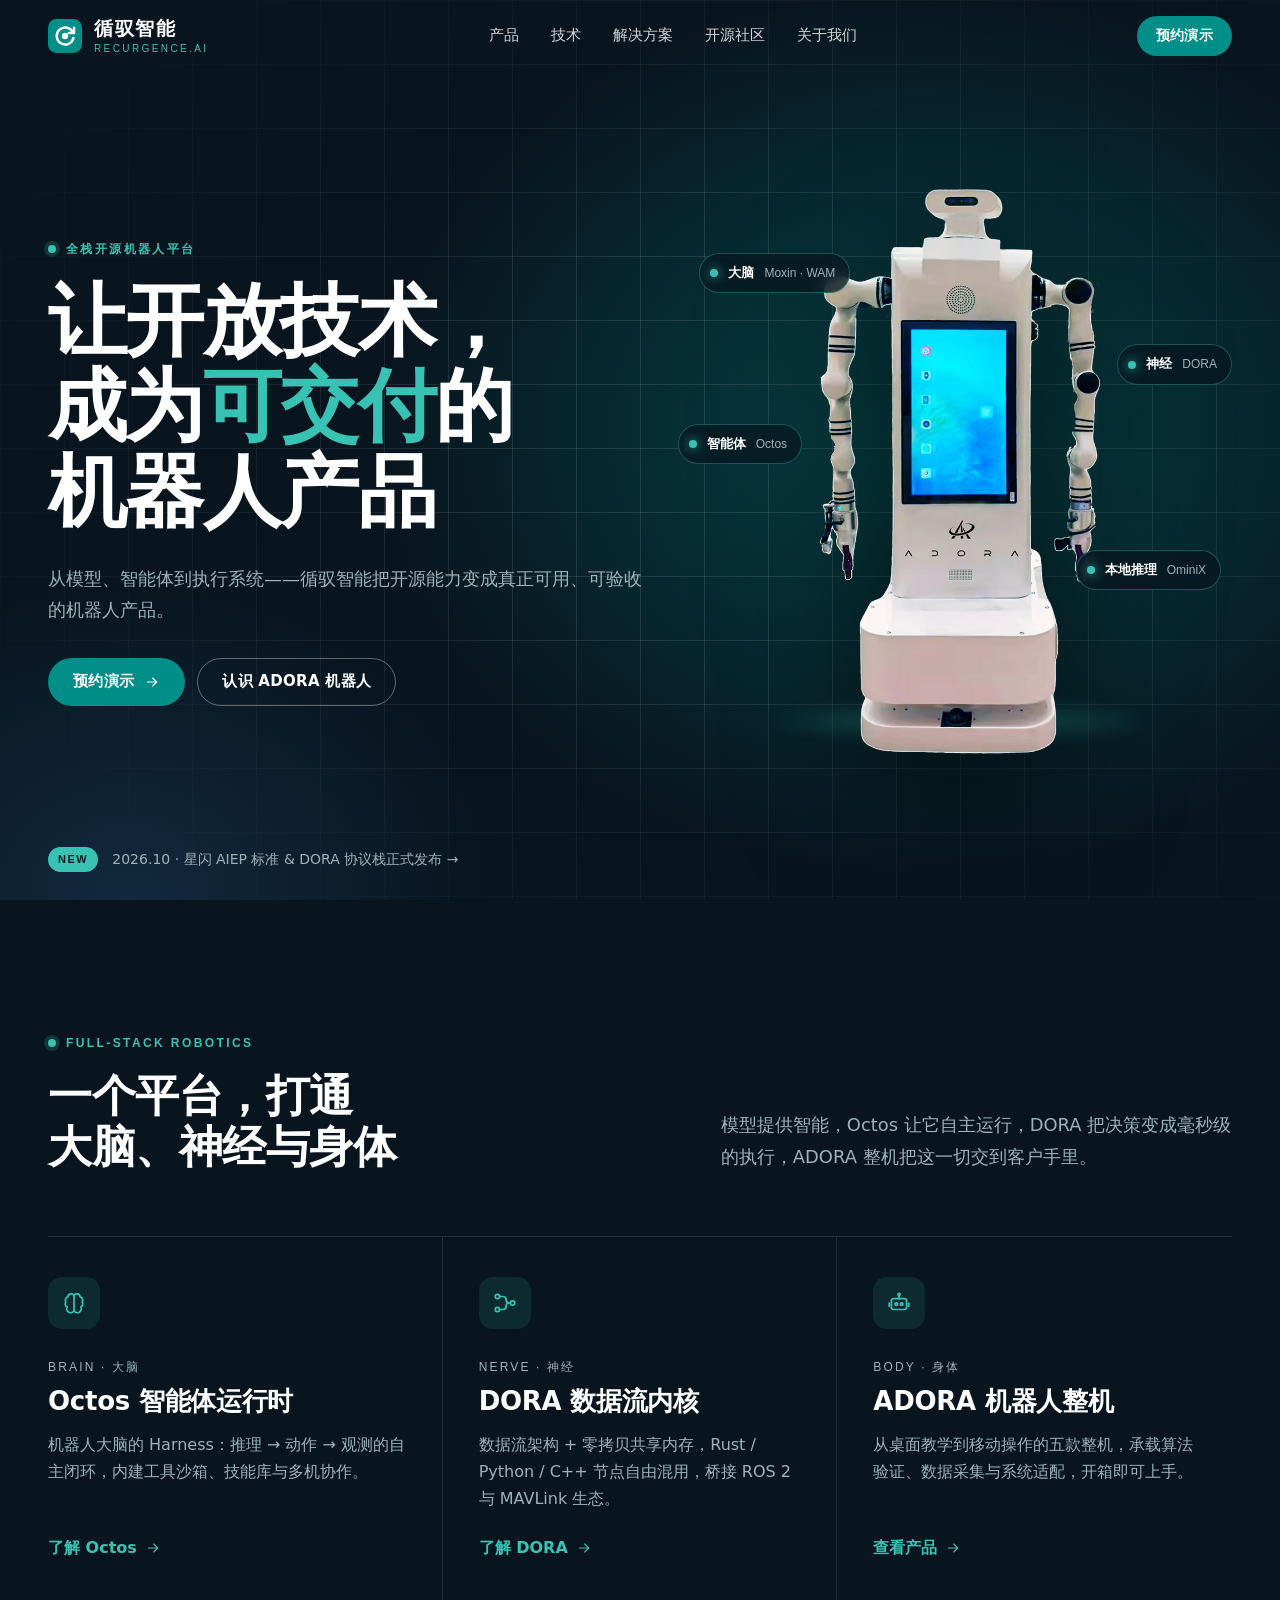
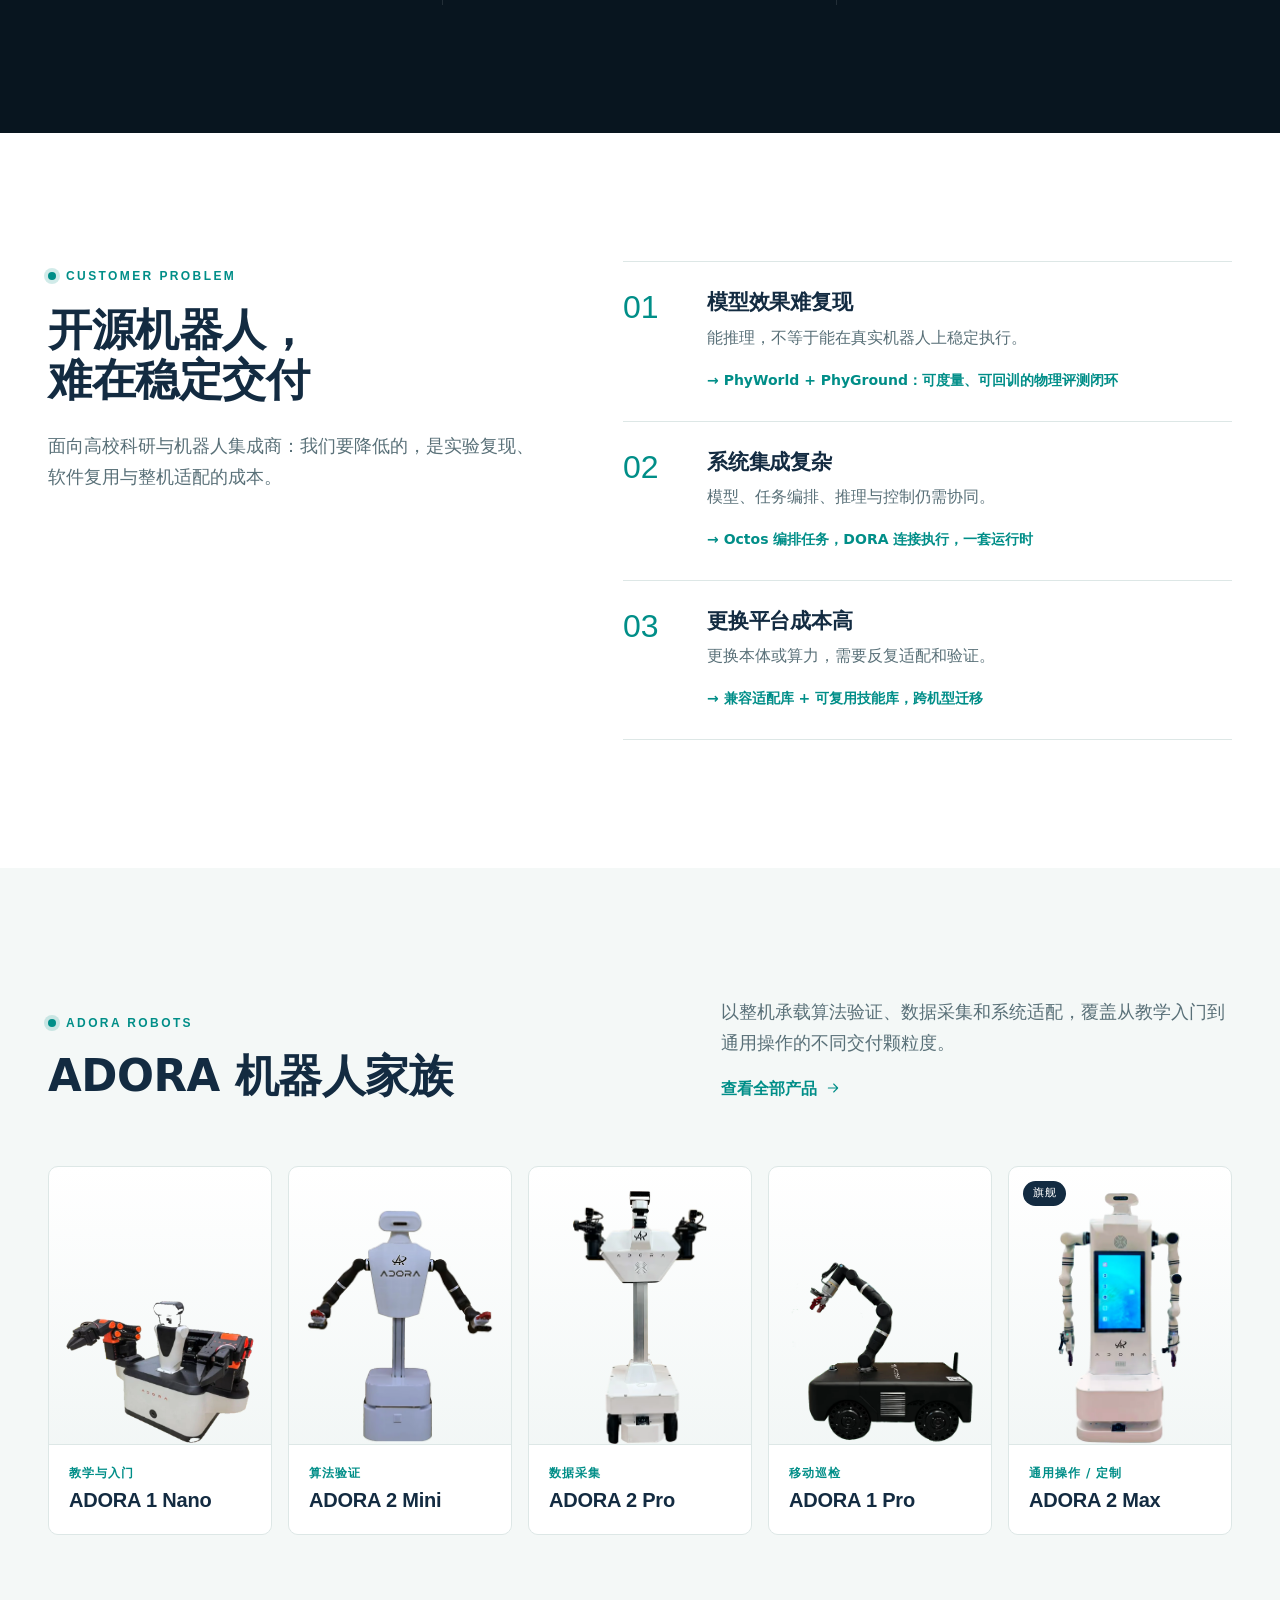
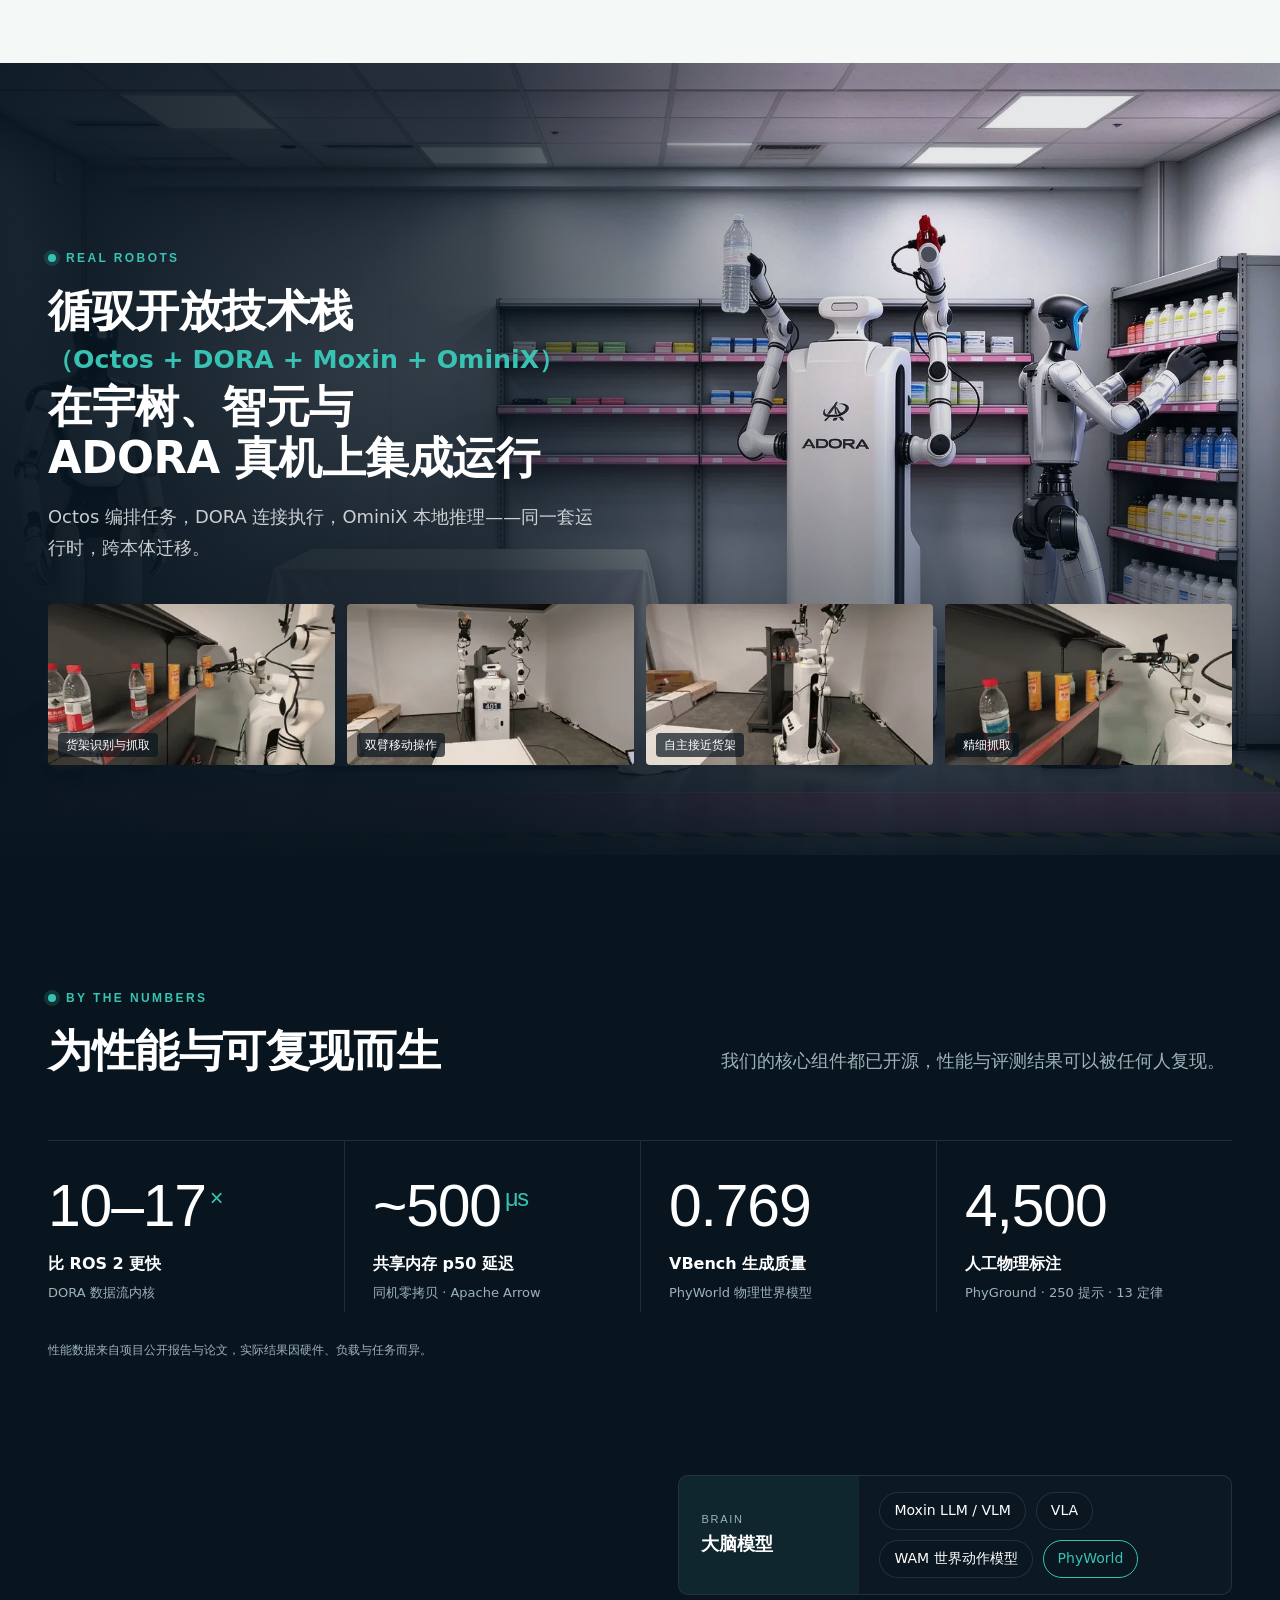
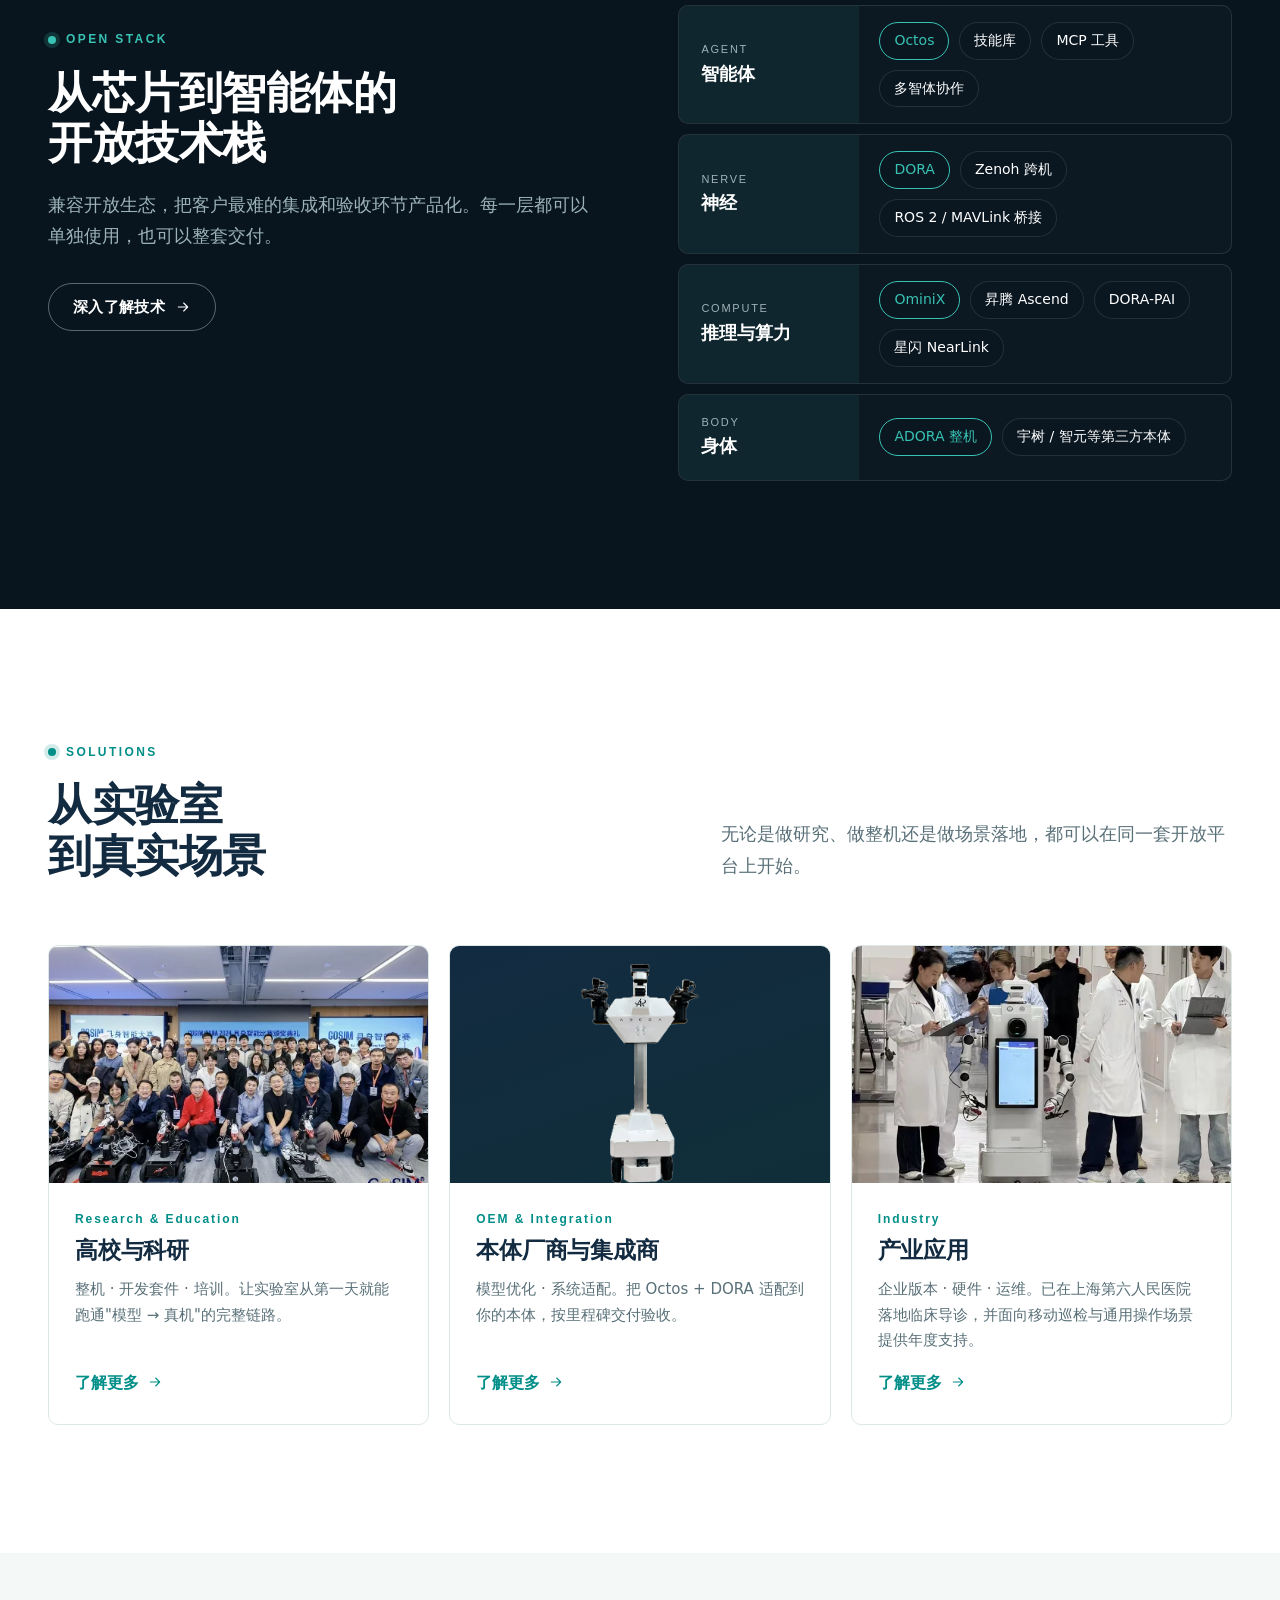
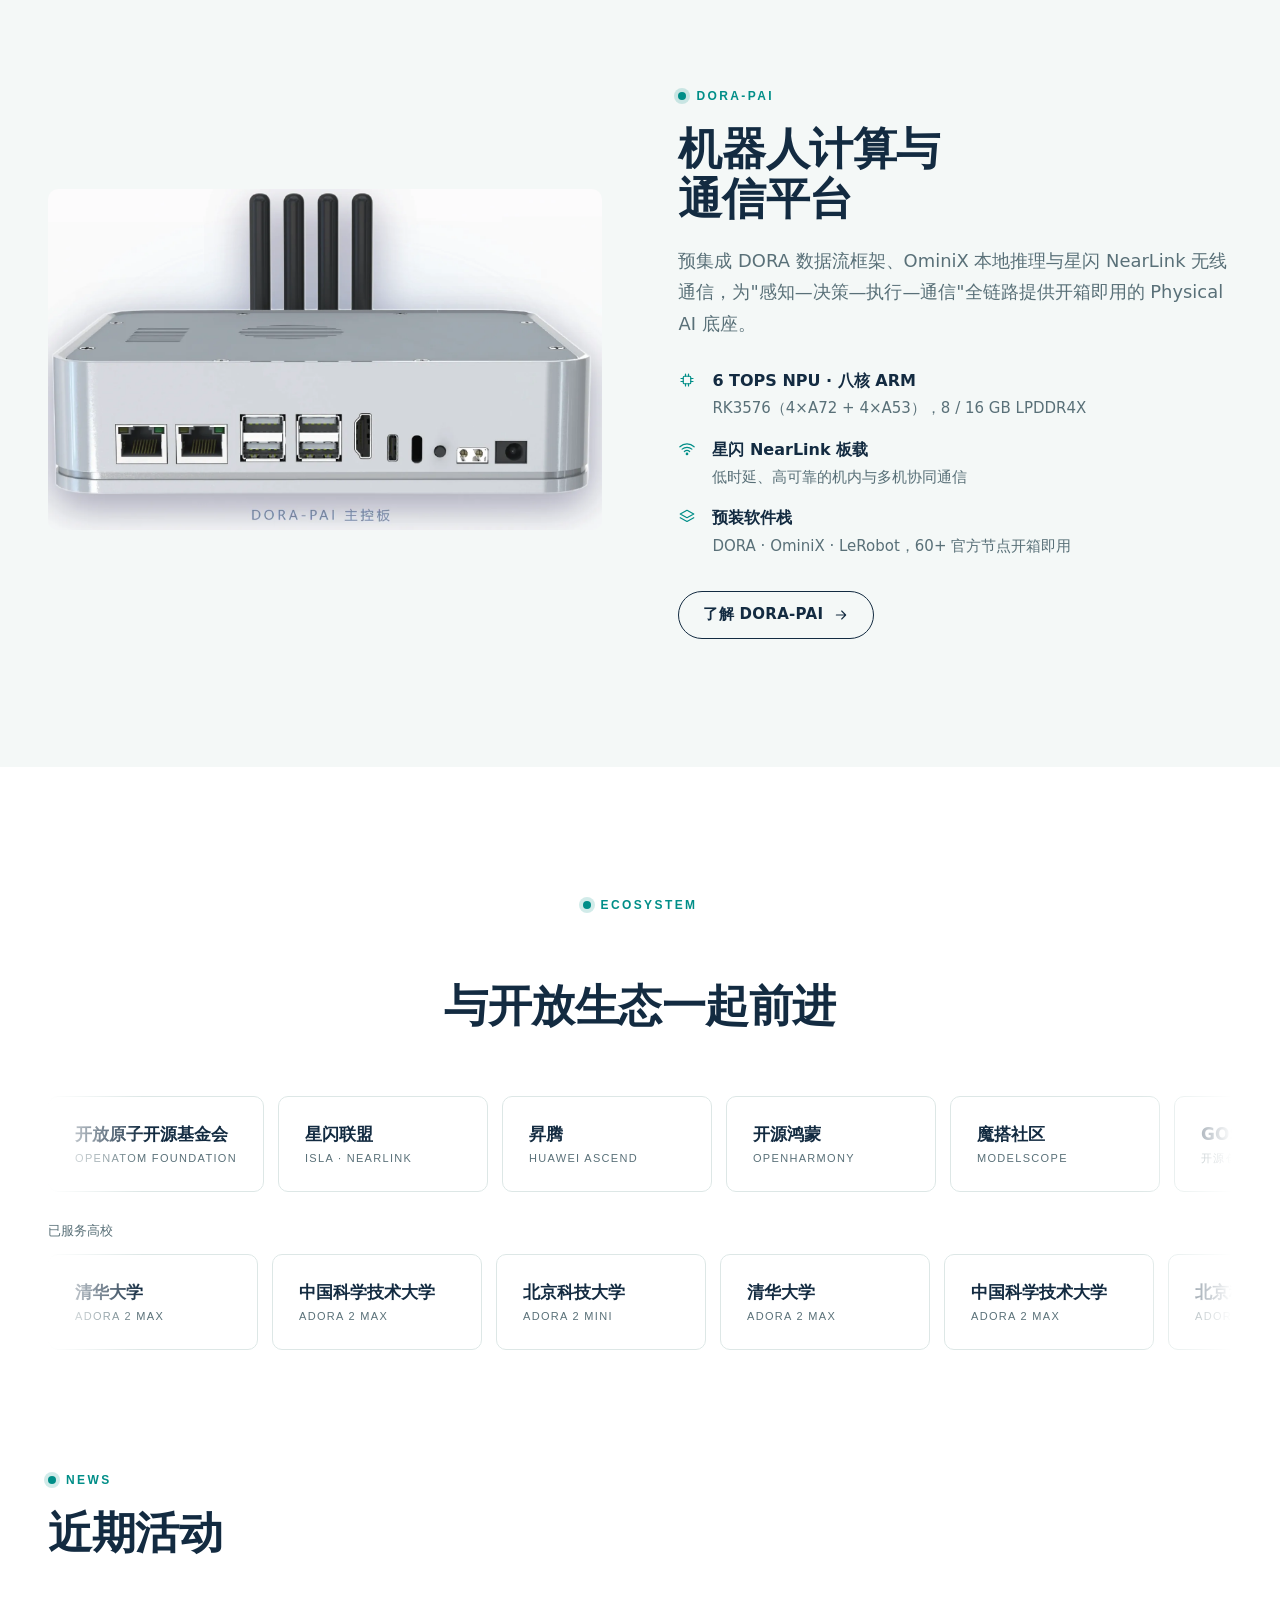
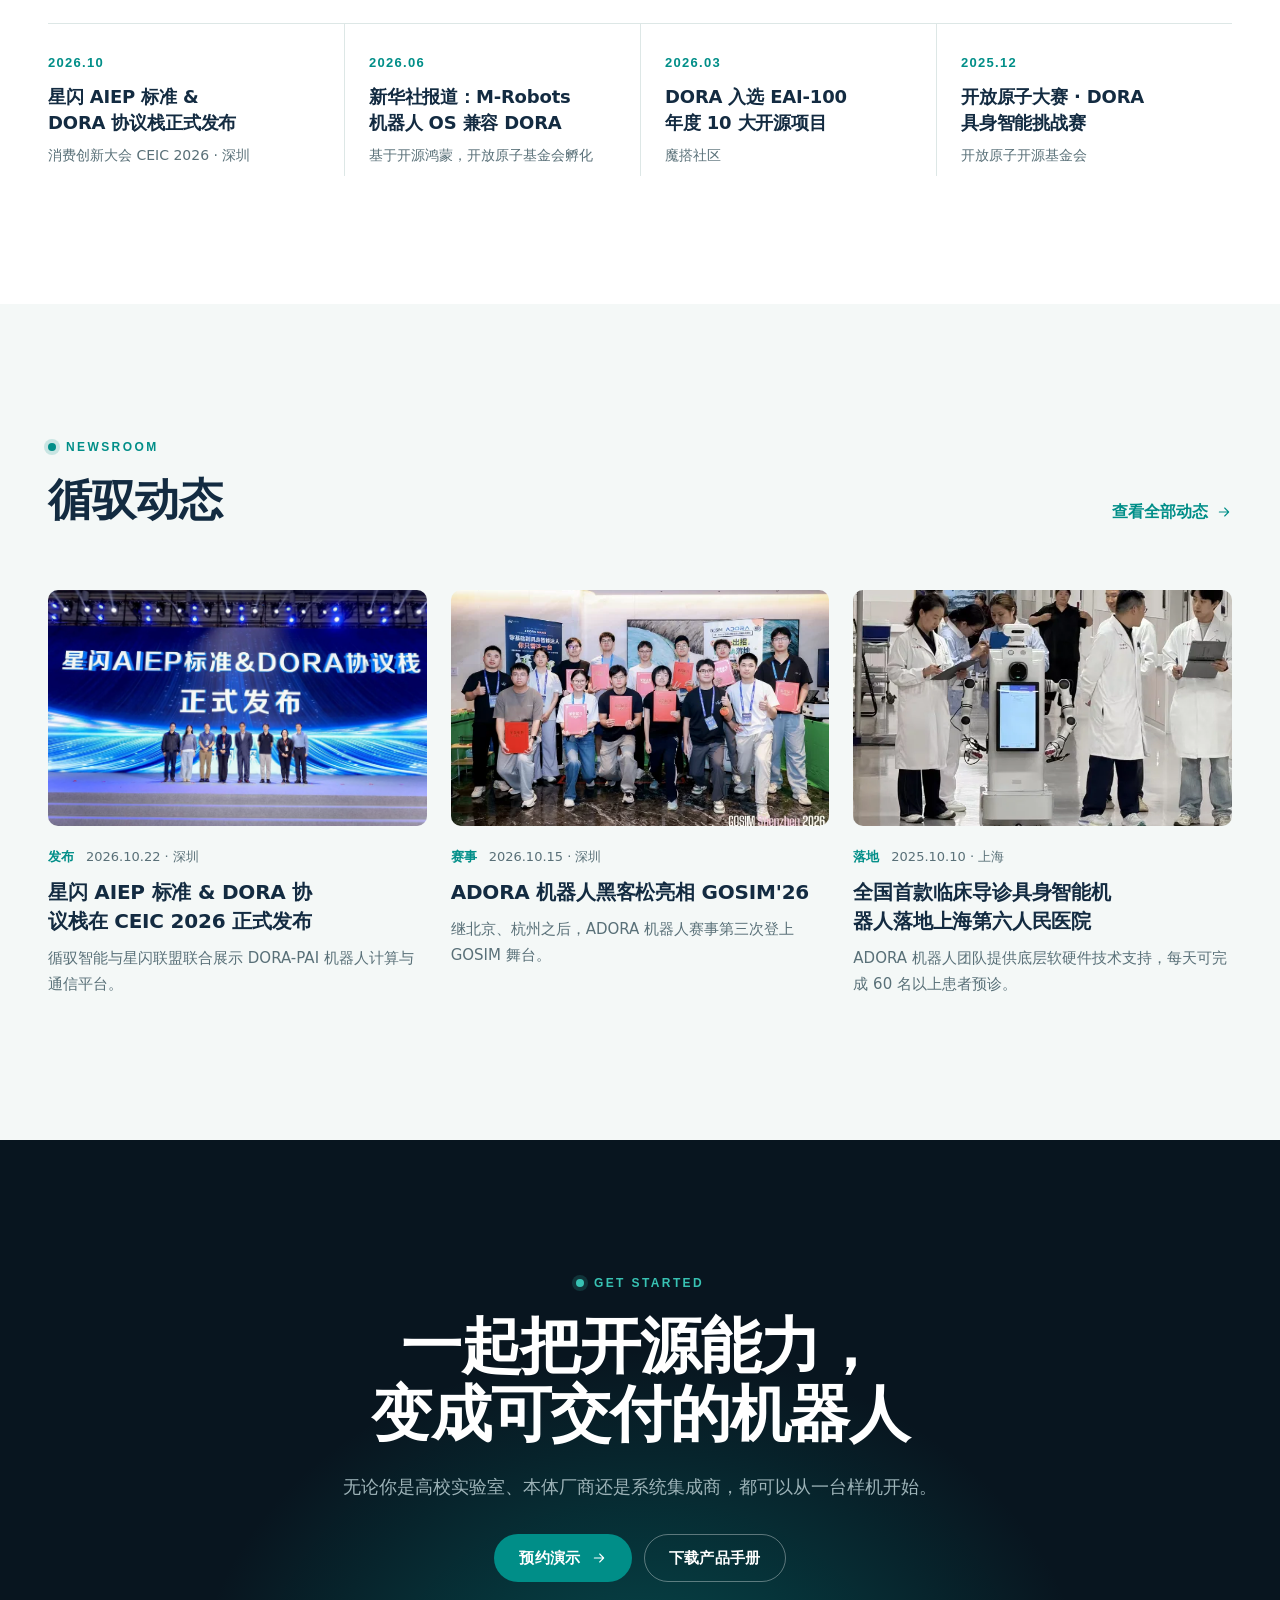
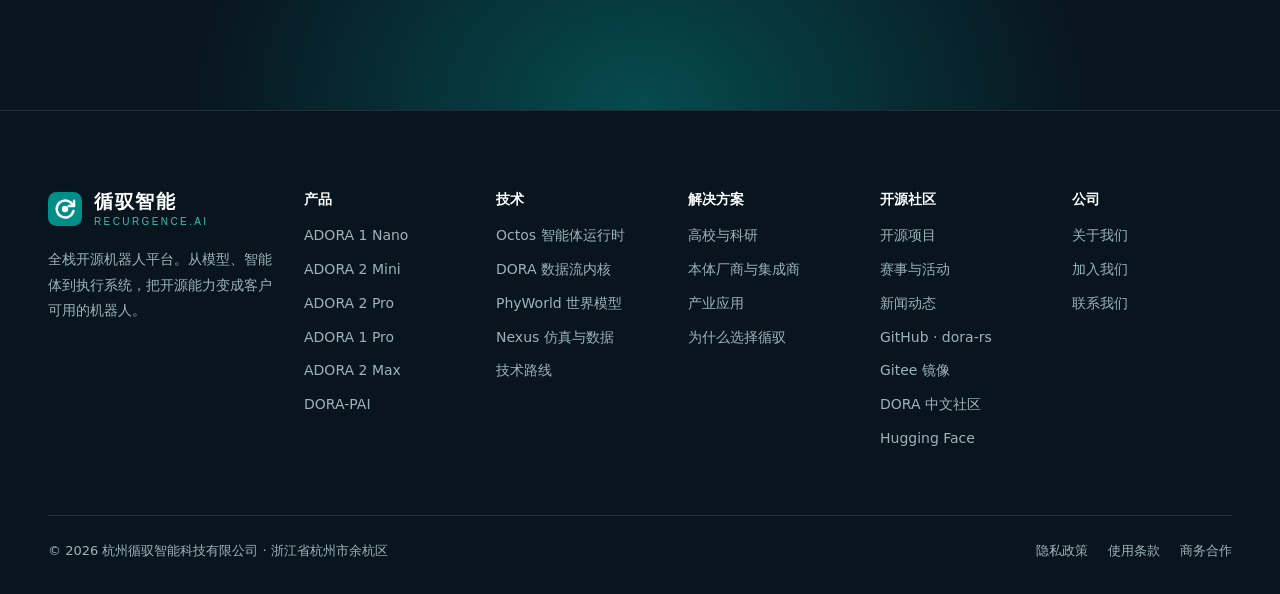
<file: index.html>
<!doctype html>
<html lang="zh-CN">
<head>
<meta charset="utf-8">
<meta name="viewport" content="width=device-width, initial-scale=1">
<title>循驭智能 · 全栈开源机器人平台 | ADORA</title>
<meta name="description" content="循驭智能（Recurgence.AI）全栈开源机器人平台：Octos 智能体运行时、DORA 数据流内核、PhyWorld 物理世界模型与 ADORA 机器人整机，让开放技术成为可交付的机器人产品。">
<meta name="theme-color" content="#08151f">
<meta property="og:type" content="website">
<meta property="og:site_name" content="循驭智能">
<meta property="og:title" content="循驭智能 · 全栈开源机器人平台 | ADORA">
<meta property="og:description" content="循驭智能（Recurgence.AI）全栈开源机器人平台：Octos 智能体运行时、DORA 数据流内核、PhyWorld 物理世界模型与 ADORA 机器人整机，让开放技术成为可交付的机器人产品。">
<meta property="og:image" content="https://recurgence.ai/assets/img/og-cover.jpg">
<link rel="icon" href="assets/img/favicon.svg" type="image/svg+xml">
<link rel="stylesheet" href="assets/css/site.css">
</head>
<body>
<svg width="0" height="0" style="position:absolute" aria-hidden="true"><symbol id="i-arrow" viewBox="0 0 24 24" fill="none" stroke="currentColor" stroke-width="1.6" stroke-linecap="round" stroke-linejoin="round"><path d="M5 12h14M13 6l6 6-6 6"/></symbol><symbol id="i-check" viewBox="0 0 24 24" fill="none" stroke="currentColor" stroke-width="1.6" stroke-linecap="round" stroke-linejoin="round"><path d="M5 12.5l4.2 4.2L19 7"/></symbol><symbol id="i-brain" viewBox="0 0 24 24" fill="none" stroke="currentColor" stroke-width="1.6" stroke-linecap="round" stroke-linejoin="round"><path d="M12 5v14"/><path d="M12 5a3 3 0 0 0-5.6 1.4A3 3 0 0 0 4.5 11a3 3 0 0 0 1.2 4.6A3 3 0 0 0 12 19"/><path d="M12 5a3 3 0 0 1 5.6 1.4A3 3 0 0 1 19.5 11a3 3 0 0 1-1.2 4.6A3 3 0 0 1 12 19"/></symbol><symbol id="i-flow" viewBox="0 0 24 24" fill="none" stroke="currentColor" stroke-width="1.6" stroke-linecap="round" stroke-linejoin="round"><circle cx="5" cy="6" r="2"/><circle cx="5" cy="18" r="2"/><circle cx="19" cy="12" r="2"/><path d="M7 6h3a3 3 0 0 1 3 3 3 3 0 0 0 3 3h1M7 18h3a3 3 0 0 0 3-3 3 3 0 0 1 3-3"/></symbol><symbol id="i-robot" viewBox="0 0 24 24" fill="none" stroke="currentColor" stroke-width="1.6" stroke-linecap="round" stroke-linejoin="round"><rect x="5" y="8" width="14" height="10" rx="2"/><path d="M12 8V5"/><circle cx="12" cy="4" r="1"/><circle cx="9.5" cy="13" r="1.2"/><circle cx="14.5" cy="13" r="1.2"/><path d="M3 12v3M21 12v3"/></symbol><symbol id="i-chip" viewBox="0 0 24 24" fill="none" stroke="currentColor" stroke-width="1.6" stroke-linecap="round" stroke-linejoin="round"><rect x="7" y="7" width="10" height="10" rx="1.5"/><path d="M10 7V4M14 7V4M10 20v-3M14 20v-3M7 10H4M7 14H4M20 10h-3M20 14h-3"/></symbol><symbol id="i-wave" viewBox="0 0 24 24" fill="none" stroke="currentColor" stroke-width="1.6" stroke-linecap="round" stroke-linejoin="round"><path d="M2.5 9a14 14 0 0 1 19 0"/><path d="M5.5 12.2a10 10 0 0 1 13 0"/><path d="M8.5 15.4a5.5 5.5 0 0 1 7 0"/><circle cx="12" cy="18.6" r="1"/></symbol><symbol id="i-cube" viewBox="0 0 24 24" fill="none" stroke="currentColor" stroke-width="1.6" stroke-linecap="round" stroke-linejoin="round"><path d="M12 3l8 4.5v9L12 21l-8-4.5v-9L12 3z"/><path d="M4 7.5l8 4.5 8-4.5M12 12v9"/></symbol><symbol id="i-loop" viewBox="0 0 24 24" fill="none" stroke="currentColor" stroke-width="1.6" stroke-linecap="round" stroke-linejoin="round"><path d="M20 11a8 8 0 0 0-14.5-4.5M4 13a8 8 0 0 0 14.5 4.5"/><path d="M5 3v4h4M19 21v-4h-4"/></symbol><symbol id="i-shield" viewBox="0 0 24 24" fill="none" stroke="currentColor" stroke-width="1.6" stroke-linecap="round" stroke-linejoin="round"><path d="M12 3l7 3v5c0 4.5-3 8-7 10-4-2-7-5.5-7-10V6l7-3z"/><path d="M9 12l2 2 4-4"/></symbol><symbol id="i-layers" viewBox="0 0 24 24" fill="none" stroke="currentColor" stroke-width="1.6" stroke-linecap="round" stroke-linejoin="round"><path d="M12 3l9 5-9 5-9-5 9-5z"/><path d="M3 13l9 5 9-5"/></symbol><symbol id="i-spark" viewBox="0 0 24 24" fill="none" stroke="currentColor" stroke-width="1.6" stroke-linecap="round" stroke-linejoin="round"><path d="M12 3v4M12 17v4M3 12h4M17 12h4M6 6l2.5 2.5M15.5 15.5L18 18M6 18l2.5-2.5M15.5 8.5L18 6"/></symbol><symbol id="i-users" viewBox="0 0 24 24" fill="none" stroke="currentColor" stroke-width="1.6" stroke-linecap="round" stroke-linejoin="round"><circle cx="9" cy="8" r="3"/><path d="M3 20a6 6 0 0 1 12 0"/><circle cx="17" cy="9" r="2.5"/><path d="M15.5 14.2A5 5 0 0 1 21 19"/></symbol><symbol id="i-plug" viewBox="0 0 24 24" fill="none" stroke="currentColor" stroke-width="1.6" stroke-linecap="round" stroke-linejoin="round"><path d="M9 3v5M15 3v5M7 8h10v3a5 5 0 0 1-10 0V8zM12 16v5"/></symbol><symbol id="i-book" viewBox="0 0 24 24" fill="none" stroke="currentColor" stroke-width="1.6" stroke-linecap="round" stroke-linejoin="round"><path d="M4 5a2 2 0 0 1 2-2h13v16H6a2 2 0 0 0-2 2V5z"/><path d="M4 19a2 2 0 0 1 2-2h13"/></symbol><symbol id="i-factory" viewBox="0 0 24 24" fill="none" stroke="currentColor" stroke-width="1.6" stroke-linecap="round" stroke-linejoin="round"><path d="M3 21V10l6 4V10l6 4V6h6v15H3z"/><path d="M7 17h2M12 17h2M17 17h1"/></symbol><symbol id="i-link" viewBox="0 0 24 24" fill="none" stroke="currentColor" stroke-width="1.6" stroke-linecap="round" stroke-linejoin="round"><rect x="3" y="3" width="7" height="7" rx="1.5"/><rect x="14" y="14" width="7" height="7" rx="1.5"/><path d="M10 6.5h4a3 3 0 0 1 3 3V14"/></symbol><symbol id="i-eye" viewBox="0 0 24 24" fill="none" stroke="currentColor" stroke-width="1.6" stroke-linecap="round" stroke-linejoin="round"><path d="M2 12s3.5-7 10-7 10 7 10 7-3.5 7-10 7S2 12 2 12z"/><circle cx="12" cy="12" r="3"/></symbol><symbol id="i-mail" viewBox="0 0 24 24" fill="none" stroke="currentColor" stroke-width="1.6" stroke-linecap="round" stroke-linejoin="round"><rect x="3" y="5" width="18" height="14" rx="2"/><path d="M3 7l9 6 9-6"/></symbol><symbol id="i-pin" viewBox="0 0 24 24" fill="none" stroke="currentColor" stroke-width="1.6" stroke-linecap="round" stroke-linejoin="round"><path d="M12 21s-7-6.2-7-11.5a7 7 0 0 1 14 0C19 14.8 12 21 12 21z"/><circle cx="12" cy="9.5" r="2.5"/></symbol><symbol id="i-phone" viewBox="0 0 24 24" fill="none" stroke="currentColor" stroke-width="1.6" stroke-linecap="round" stroke-linejoin="round"><path d="M5 4h4l2 5-2.5 1.5a11 11 0 0 0 5 5L15 13l5 2v4a2 2 0 0 1-2 2A16 16 0 0 1 3 6a2 2 0 0 1 2-2z"/></symbol><symbol id="i-chat" viewBox="0 0 24 24" fill="none" stroke="currentColor" stroke-width="1.6" stroke-linecap="round" stroke-linejoin="round"><path d="M4 5h16v11H9l-5 4V5z"/><path d="M8 9.5h8M8 12.5h5"/></symbol><symbol id="i-menu" viewBox="0 0 24 24" fill="none" stroke="currentColor" stroke-width="1.6" stroke-linecap="round" stroke-linejoin="round"><path d="M4 7h16M4 12h16M4 17h16"/></symbol><symbol id="i-play" viewBox="0 0 24 24" fill="none" stroke="currentColor" stroke-width="1.6" stroke-linecap="round" stroke-linejoin="round"><path d="M8 5l11 7-11 7V5z"/></symbol><symbol id="i-db" viewBox="0 0 24 24" fill="none" stroke="currentColor" stroke-width="1.6" stroke-linecap="round" stroke-linejoin="round"><ellipse cx="12" cy="6" rx="8" ry="3"/><path d="M4 6v6c0 1.7 3.6 3 8 3s8-1.3 8-3V6M4 12v6c0 1.7 3.6 3 8 3s8-1.3 8-3v-6"/></symbol><symbol id="i-gauge" viewBox="0 0 24 24" fill="none" stroke="currentColor" stroke-width="1.6" stroke-linecap="round" stroke-linejoin="round"><path d="M4 18a8 8 0 1 1 16 0"/><path d="M12 18l4-6"/></symbol><symbol id="i-box" viewBox="0 0 24 24" fill="none" stroke="currentColor" stroke-width="1.6" stroke-linecap="round" stroke-linejoin="round"><rect x="4" y="4" width="16" height="16" rx="3"/><path d="M4 9h16M9 9v11"/></symbol><symbol id="i-film" viewBox="0 0 24 24" fill="none" stroke="currentColor" stroke-width="1.6" stroke-linecap="round" stroke-linejoin="round"><rect x="3" y="5" width="18" height="14" rx="2"/><path d="M10 9l5 3-5 3V9z"/></symbol><symbol id="i-ext" viewBox="0 0 24 24" fill="none" stroke="currentColor" stroke-width="1.6" stroke-linecap="round" stroke-linejoin="round"><path d="M14 4h6v6M20 4l-9 9M18 14v5a1 1 0 0 1-1 1H5a1 1 0 0 1-1-1V7a1 1 0 0 1 1-1h5"/></symbol><symbol id="i-flask" viewBox="0 0 24 24" fill="none" stroke="currentColor" stroke-width="1.6" stroke-linecap="round" stroke-linejoin="round"><path d="M9 3h6M10 3v6l-5.5 9.5A1.6 1.6 0 0 0 5.9 21h12.2a1.6 1.6 0 0 0 1.4-2.5L14 9V3"/><path d="M7.5 15h9"/></symbol><symbol id="i-github" viewBox="0 0 16 16"><path fill="currentColor" d="M8 0C3.58 0 0 3.58 0 8c0 3.54 2.29 6.53 5.47 7.59.4.07.55-.17.55-.38 0-.19-.01-.82-.01-1.49-2.01.37-2.53-.49-2.69-.94-.09-.23-.48-.94-.82-1.13-.28-.15-.68-.52-.01-.53.63-.01 1.08.58 1.23.82.72 1.21 1.87.87 2.33.66.07-.52.28-.87.51-1.07-1.78-.2-3.64-.89-3.64-3.95 0-.87.31-1.59.82-2.15-.08-.2-.36-1.02.08-2.12 0 0 .67-.21 2.2.82.64-.18 1.32-.27 2-.27.68 0 1.36.09 2 .27 1.53-1.04 2.2-.82 2.2-.82.44 1.1.16 1.92.08 2.12.51.56.82 1.27.82 2.15 0 3.07-1.87 3.75-3.65 3.95.29.25.54.73.54 1.48 0 1.07-.01 1.93-.01 2.2 0 .21.15.46.55.38A8.013 8.013 0 0016 8c0-4.42-3.58-8-8-8z"/></symbol></svg>

<header class="site-header">
  <div class="wrap">
    <a class="brand" href="index.html" aria-label="循驭智能 首页"><svg class="brand-mark" viewBox="0 0 36 36" aria-hidden="true"><rect width="36" height="36" rx="9" fill="#008E88"/><path d="M26.4 14.2A9 9 0 1 0 27 20" fill="none" stroke="#fff" stroke-width="2.6" stroke-linecap="round"/><path d="M27.6 9.2v5.6H22" fill="none" stroke="#fff" stroke-width="2.6" stroke-linecap="round" stroke-linejoin="round"/><circle cx="18" cy="18" r="3.4" fill="#fff"/></svg><span class="brand-text"><strong>循驭智能</strong><span>RECURGENCE.AI</span></span></a>
    <nav class="nav" aria-label="主导航"><a href="products.html">产品</a><a href="technology.html">技术</a><a href="solutions.html">解决方案</a><a href="community.html">开源社区</a><a href="about.html">关于我们</a></nav>
    <div class="header-cta">
      <a class="btn btn-primary" href="contact.html">预约演示</a>
      <button class="menu-toggle" type="button" aria-label="打开菜单" aria-expanded="false" aria-controls="mobile-nav"><svg><use href="#i-menu"/></svg></button>
    </div>
  </div>
</header>
<nav class="mobile-nav" id="mobile-nav" aria-label="移动端导航">
  <a href="index.html">首页</a><a href="products.html">产品</a><a href="technology.html">技术</a><a href="solutions.html">解决方案</a><a href="community.html">开源社区</a><a href="about.html">关于我们</a>
  <a class="btn btn-primary" href="contact.html">预约演示</a>
</nav>
<main id="main">
<section class="hero dark">
  <div class="grid-bg"></div>
  <div class="wrap">
    <div class="reveal">
      <div class="eyebrow">全栈开源机器人平台</div>
      <h1 class="h-display">让开放技术，<br>成为<span class="accent">可交付</span>的<br>机器人产品</h1>
      <p class="lead">从模型、智能体到执行系统——循驭智能把开源能力变成真正可用、可验收的机器人产品。</p>
      <div class="btn-row">
        <a class="btn btn-primary" href="contact.html">预约演示<svg><use href="#i-arrow"/></svg></a>
        <a class="btn btn-ghost" href="products.html">认识 ADORA 机器人</a>
      </div>
      
    </div>
    <div class="hero-visual reveal">
      <div class="halo"></div>
      <img class="robot" src="assets/img/product/adora-2-max.webp" alt="ADORA 2 Max 双臂移动操作机器人" width="760" height="1100">
      <div class="hero-chips">
      <span class="tag-chip" style="left:2%;top:12%"><b>大脑</b><i>Moxin · WAM</i></span>
      <span class="tag-chip" style="left:-2%;top:42%"><b>智能体</b><i>Octos</i></span>
      <span class="tag-chip" style="right:0;top:28%"><b>神经</b><i>DORA</i></span>
      <span class="tag-chip" style="right:2%;top:64%"><b>本地推理</b><i>OminiX</i></span>
      </div>
    </div>
  </div>
  <div class="hero-news">
    <span class="pill">NEW</span>
    <a href="community.html#news">2026.10 · 星闪 AIEP 标准 &amp; DORA 协议栈<span class="nw">正式发布</span> →</a>
  </div>
</section>

<section class="section dark">
  <div class="wrap">
    <div class="section-head reveal">
      <div>
        <div class="eyebrow">Full-Stack Robotics</div>
        <h2 class="h2">一个平台，打通<br>大脑、神经与身体</h2>
      </div>
      <p class="lead">模型提供智能，Octos 让它自主运行，DORA 把决策变成毫秒级的执行，ADORA 整机把这一切交到客户手里。</p>
    </div>
    <div class="pillars reveal-stagger">
      <div class="pillar">
        <div class="ico"><svg><use href="#i-brain"/></svg></div>
        <div class="layer">Brain · 大脑</div>
        <h3>Octos 智能体运行时</h3>
        <p>机器人大脑的 Harness：推理 → 动作 → 观测的自主闭环，内建工具沙箱、技能库与多机协作。</p>
        <a class="link-arrow" href="technology.html#octos">了解 Octos<svg><use href="#i-arrow"/></svg></a>
      </div>
      <div class="pillar">
        <div class="ico"><svg><use href="#i-flow"/></svg></div>
        <div class="layer">Nerve · 神经</div>
        <h3>DORA 数据流内核</h3>
        <p>数据流架构 + 零拷贝共享内存，Rust / Python / C++ 节点自由混用，桥接 ROS 2 与 MAVLink 生态。</p>
        <a class="link-arrow" href="technology.html#dora">了解 DORA<svg><use href="#i-arrow"/></svg></a>
      </div>
      <div class="pillar">
        <div class="ico"><svg><use href="#i-robot"/></svg></div>
        <div class="layer">Body · 身体</div>
        <h3>ADORA 机器人整机</h3>
        <p>从桌面教学到移动操作的五款整机，承载算法验证、数据采集与系统适配，开箱即可上手。</p>
        <a class="link-arrow" href="products.html">查看产品<svg><use href="#i-arrow"/></svg></a>
      </div>
    </div>
  </div>
</section>

<section class="section">
  <div class="wrap problem">
    <div class="reveal">
      <div class="eyebrow">Customer Problem</div>
      <h2 class="h2">开源机器人，<br>难在稳定交付</h2>
      <p class="lead" style="margin-top:24px">面向高校科研与机器人集成商：我们要降低的，是实验复现、软件复用与整机适配的成本。</p>
    </div>
    <ol class="pain-list reveal-stagger">
      <li>
        <h3>模型效果难复现</h3>
        <p>能推理，不等于能在真实机器人上稳定执行。</p>
        <div class="fix">→ PhyWorld + PhyGround：可度量、可回训的物理评测闭环</div>
      </li>
      <li>
        <h3>系统集成复杂</h3>
        <p>模型、任务编排、推理与控制仍需协同。</p>
        <div class="fix">→ Octos 编排任务，DORA 连接执行，一套运行时</div>
      </li>
      <li>
        <h3>更换平台成本高</h3>
        <p>更换本体或算力，需要反复适配和验证。</p>
        <div class="fix">→ 兼容适配库 + 可复用技能库，跨机型迁移</div>
      </li>
    </ol>
  </div>
</section>

<section class="section paper">
  <div class="wrap">
    <div class="section-head reveal">
      <div>
        <div class="eyebrow">ADORA Robots</div>
        <h2 class="h2">ADORA 机器人家族</h2>
      </div>
      <div>
        <p class="lead">以整机承载算法验证、数据采集和系统适配，覆盖从教学入门到通用操作的不同交付颗粒度。</p>
        <a class="link-arrow" href="products.html" style="margin-top:16px">查看全部产品<svg><use href="#i-arrow"/></svg></a>
      </div>
    </div>
    <div class="product-rail reveal-stagger">
      <a class="product-card" href="products.html#adora-1-nano">
        <div class="shot"><img src="assets/img/product/adora-1-nano.webp" alt="ADORA 1 Nano" loading="lazy"></div>
        <div class="meta"><div class="use">教学与入门</div><h3>ADORA 1 Nano</h3></div>
      </a>
      <a class="product-card" href="products.html#adora-2-mini">
        <div class="shot"><img src="assets/img/product/adora-2-mini.webp" alt="ADORA 2 Mini" loading="lazy"></div>
        <div class="meta"><div class="use">算法验证</div><h3>ADORA 2 Mini</h3></div>
      </a>
      <a class="product-card" href="products.html#adora-2-pro">
        <div class="shot"><img src="assets/img/product/adora-2-pro.webp" alt="ADORA 2 Pro" loading="lazy"></div>
        <div class="meta"><div class="use">数据采集</div><h3>ADORA 2 Pro</h3></div>
      </a>
      <a class="product-card" href="products.html#adora-1-pro">
        <div class="shot"><img src="assets/img/product/adora-1-pro.webp" alt="ADORA 1 Pro" loading="lazy"></div>
        <div class="meta"><div class="use">移动巡检</div><h3>ADORA 1 Pro</h3></div>
      </a>
      <a class="product-card" href="products.html#adora-2-max">
        <span class="badge">旗舰</span>
        <div class="shot"><img src="assets/img/product/adora-2-max.webp" alt="ADORA 2 Max" loading="lazy"></div>
        <div class="meta"><div class="use">通用操作 / 定制</div><h3>ADORA 2 Max</h3></div>
      </a>
    </div>
  </div>
</section>

<section class="fullbleed">
  <img src="assets/img/scene/integration-showroom.webp" alt="ADORA 与人形机器人在零售货架场景中协同作业" loading="lazy">
  <div class="wrap">
    <div class="reveal">
      <div class="eyebrow" style="color:var(--mint)">Real Robots</div>
      <h2 class="h2">循驭开放技术栈<span class="h2-sub">（Octos + DORA + Moxin + OminiX）</span>在<span class="nw">宇树</span>、<span class="nw">智元</span>与 ADORA 真机上集成运行</h2>
      <p class="lead">Octos 编排任务，DORA 连接执行，OminiX 本地推理——同一套运行时，跨本体迁移。</p>
      
    </div>
    <div class="demo-grid reveal-stagger">
      <figure class="demo" style="margin:0"><video src="assets/video/demo-shelf-pick-1.mp4" poster="assets/img/demo/demo-shelf-pick-1-poster.webp" muted loop playsinline preload="none" data-autoplay></video><figcaption>货架识别与抓取</figcaption></figure>
      <figure class="demo" style="margin:0"><video src="assets/video/demo-dual-arm-walk.mp4" poster="assets/img/demo/demo-dual-arm-walk-poster.webp" muted loop playsinline preload="none" data-autoplay></video><figcaption>双臂移动操作</figcaption></figure>
      <figure class="demo" style="margin:0"><video src="assets/video/demo-shelf-approach.mp4" poster="assets/img/demo/demo-shelf-approach-poster.webp" muted loop playsinline preload="none" data-autoplay></video><figcaption>自主接近货架</figcaption></figure>
      <figure class="demo" style="margin:0"><video src="assets/video/demo-shelf-pick-2.mp4" poster="assets/img/demo/demo-shelf-pick-2-poster.webp" muted loop playsinline preload="none" data-autoplay></video><figcaption>精细抓取</figcaption></figure>
    </div>
    
  </div>
</section>

<section class="section dark">
  <div class="wrap">
    <div class="section-head reveal">
      <div>
        <div class="eyebrow">By the Numbers</div>
        <h2 class="h2">为性能与可复现而生</h2>
      </div>
      <p class="lead">我们的核心组件都已开源，性能与评测结果可以被任何人复现。</p>
    </div>
    <div class="stats reveal-stagger">
      <div class="stat"><div class="v">10–17<sup>×</sup></div><div class="k">比 ROS 2 更快</div><div class="d">DORA 数据流内核</div></div>
      <div class="stat"><div class="v">~500<sup>μs</sup></div><div class="k">共享内存 p50 延迟</div><div class="d">同机零拷贝 · Apache Arrow</div></div>
      <div class="stat"><div class="v">0.769</div><div class="k">VBench 生成质量</div><div class="d">PhyWorld 物理世界模型</div></div>
      <div class="stat"><div class="v">4,500</div><div class="k">人工物理标注</div><div class="d">PhyGround · 250 提示 · 13 定律</div></div>
    </div>
    <p class="footnote">性能数据来自项目公开报告与论文，实际结果因硬件、负载与任务而异。</p>

    <div class="split" style="margin-top:clamp(72px,9vw,128px)">
      <div class="reveal">
        <div class="eyebrow">Open Stack</div>
        <h2 class="h2">从芯片到智能体的<br>开放技术栈</h2>
        <p class="lead" style="margin-top:20px">兼容开放生态，把客户最难的集成和验收环节产品化。每一层都可以单独使用，也可以整套交付。</p>
        <div class="btn-row"><a class="btn btn-ghost" href="technology.html">深入了解技术<svg><use href="#i-arrow"/></svg></a></div>
      </div>
      <div class="stack reveal-stagger">
        <div class="stack-row"><div class="lv"><span>Brain</span><b>大脑模型</b></div><div class="items"><span class="chip">Moxin LLM / VLM</span><span class="chip">VLA</span><span class="chip">WAM 世界动作模型</span><span class="chip hl">PhyWorld</span></div></div>
        <div class="stack-row"><div class="lv"><span>Agent</span><b>智能体</b></div><div class="items"><span class="chip hl">Octos</span><span class="chip">技能库</span><span class="chip">MCP 工具</span><span class="chip">多智体协作</span></div></div>
        <div class="stack-row"><div class="lv"><span>Nerve</span><b>神经</b></div><div class="items"><span class="chip hl">DORA</span><span class="chip">Zenoh 跨机</span><span class="chip">ROS 2 / MAVLink 桥接</span></div></div>
        <div class="stack-row"><div class="lv"><span>Compute</span><b>推理与算力</b></div><div class="items"><span class="chip hl">OminiX</span><span class="chip">昇腾 Ascend</span><span class="chip">DORA-PAI</span><span class="chip">星闪 NearLink</span></div></div>
        <div class="stack-row"><div class="lv"><span>Body</span><b>身体</b></div><div class="items"><span class="chip hl">ADORA 整机</span><span class="chip">宇树 / 智元等第三方本体</span></div></div>
      </div>
    </div>
  </div>
</section>

<section class="section">
  <div class="wrap">
    <div class="section-head reveal">
      <div>
        <div class="eyebrow">Solutions</div>
        <h2 class="h2">从实验室<br>到真实场景</h2>
      </div>
      <p class="lead">无论是做研究、做整机还是做场景落地，都可以在同一套开放平台上开始。</p>
    </div>
    <div class="cards-3 reveal-stagger">
      <a class="sol-card" href="solutions.html#academic">
        <div class="img"><img src="assets/img/community/gosim-2024-beijing.webp" alt="高校学生与 ADORA 机器人" loading="lazy"></div>
        <div class="body"><div class="stage">Research &amp; Education</div><h3>高校与科研</h3><p>整机 · 开发套件 · 培训。让实验室从第一天就能跑通"模型 → 真机"的完整链路。</p><span class="link-arrow">了解更多<svg><use href="#i-arrow"/></svg></span></div>
      </a>
      <a class="sol-card" href="solutions.html#oem">
        <div class="img"><img class="cut" src="assets/img/product/adora-2-pro.webp" alt="ADORA 2 Pro" loading="lazy"></div>
        <div class="body"><div class="stage">OEM &amp; Integration</div><h3>本体厂商与集成商</h3><p>模型优化 · 系统适配。把 Octos + DORA 适配到你的本体，按里程碑交付验收。</p><span class="link-arrow">了解更多<svg><use href="#i-arrow"/></svg></span></div>
      </a>
      <a class="sol-card" href="solutions.html#industry">
        <div class="img"><img src="assets/img/real/hospital-adora-2-max.webp" alt="ADORA 2 Max 在上海第六人民医院做临床导诊" loading="lazy"></div>
        <div class="body"><div class="stage">Industry</div><h3>产业应用</h3><p>企业版本 · 硬件 · 运维。已在上海第六人民医院落地临床导诊，并面向移动巡检与通用操作场景提供年度支持。</p><span class="link-arrow">了解更多<svg><use href="#i-arrow"/></svg></span></div>
      </a>
    </div>
  </div>
</section>

<section class="section paper">
  <div class="wrap split">
    <div class="media reveal"><img src="assets/img/product/dora-pai-enclosure.webp" alt="DORA-PAI 机器人计算与通信平台" loading="lazy"></div>
    <div class="reveal">
      <div class="eyebrow">DORA-PAI</div>
      <h2 class="h2">机器人计算与<br>通信平台</h2>
      <p class="lead" style="margin-top:20px">预集成 DORA 数据流框架、OminiX 本地推理与星闪 NearLink 无线通信，为"感知—决策—执行—通信"全链路提供开箱即用的 Physical AI 底座。</p>
      <ul class="bullets">
        <li><svg><use href="#i-chip"/></svg><div><b>6 TOPS NPU · 八核 ARM</b><span>RK3576（4×A72 + 4×A53），8 / 16 GB LPDDR4X</span></div></li>
        <li><svg><use href="#i-wave"/></svg><div><b>星闪 NearLink 板载</b><span>低时延、高可靠的机内与多机协同通信</span></div></li>
        <li><svg><use href="#i-layers"/></svg><div><b>预装软件栈</b><span>DORA · OminiX · LeRobot，60+ 官方节点开箱即用</span></div></li>
      </ul>
      <div class="btn-row">
        <a class="btn btn-outline" href="products.html#dora-pai">了解 DORA-PAI<svg><use href="#i-arrow"/></svg></a>
      </div>
    </div>
  </div>
</section>

<section class="section">
  <div class="wrap">
    <div class="section-head center reveal">
      <div class="eyebrow">Ecosystem</div>
      <h2 class="h2">与开放生态一起前进</h2>
    </div>
    <div class="marquee reveal">
      <div class="marquee-track">
        <div class="logo-tile"><b>开放原子开源基金会</b><span>OpenAtom Foundation</span></div>
        <div class="logo-tile"><b>星闪联盟</b><span>iSLA · NearLink</span></div>
        <div class="logo-tile"><b>昇腾</b><span>Huawei Ascend</span></div>
        <div class="logo-tile"><b>开源鸿蒙</b><span>OpenHarmony</span></div>
        <div class="logo-tile"><b>魔搭社区</b><span>ModelScope</span></div>
        <div class="logo-tile"><b>GOSIM</b><span>开源创新大会</span></div>
        <div class="logo-tile"><b>Hugging Face</b><span>LeRobot</span></div>
        <div class="logo-tile"><b>DORA 社区</b><span>dora-rs</span></div>
      </div>
    </div>
    <div class="logo-group-label reveal">已服务高校</div>
    <div class="marquee reverse reveal">
      <div class="marquee-track">
        <div class="logo-tile"><b>清华大学</b><span>ADORA 2 Max</span></div>
        <div class="logo-tile"><b>中国科学技术大学</b><span>ADORA 2 Max</span></div>
        <div class="logo-tile"><b>北京科技大学</b><span>ADORA 2 Mini</span></div>
      </div>
    </div>
    

    <div class="section-head reveal" style="margin-top:clamp(72px,9vw,120px)">
      <div>
        <div class="eyebrow">News</div>
        <h2 class="h2">近期活动</h2>
      </div>
    </div>
    <div class="recog reveal-stagger">
      <div class="recog-item"><div class="y">2026.10</div><h3>星闪 AIEP 标准 &amp; DORA 协议栈正式发布</h3><p>消费创新大会 CEIC 2026 · 深圳</p></div>
      <div class="recog-item"><div class="y">2026.06</div><h3>新华社报道：M-Robots 机器人 OS 兼容 DORA</h3><p>基于开源鸿蒙，开放原子基金会孵化</p></div>
      <div class="recog-item"><div class="y">2026.03</div><h3>DORA 入选 EAI-100 年度 10 大开源项目</h3><p>魔搭社区</p></div>
      <div class="recog-item"><div class="y">2025.12</div><h3>开放原子大赛 · DORA 具身智能挑战赛</h3><p>开放原子开源基金会</p></div>
    </div>
  </div>
</section>

<section class="section paper">
  <div class="wrap">
    <div class="section-head reveal">
      <div>
        <div class="eyebrow">Newsroom</div>
        <h2 class="h2">循驭动态</h2>
      </div>
      <div class="head-link"><a class="link-arrow" href="community.html#news">查看全部动态<svg><use href="#i-arrow"/></svg></a></div>
    </div>
    <div class="news-grid reveal-stagger">
      <a class="news-card" href="community.html#news">
        <div class="img"><img src="assets/img/news/ceic-2026-launch.webp" alt="星闪 AIEP 标准与 DORA 协议栈发布现场" loading="lazy"></div>
        <div class="src"><b>发布</b><span>2026.10.22 · 深圳</span></div>
        <h3>星闪 AIEP 标准 &amp; DORA 协议栈在 CEIC 2026 正式发布</h3>
        <p>循驭智能与星闪联盟联合展示 DORA-PAI 机器人计算与通信平台。</p>
      </a>
      <a class="news-card" href="community.html#events">
        <div class="img"><img src="assets/img/community/gosim-2026-shenzhen.webp" alt="GOSIM 2026 ADORA 机器人黑客松" loading="lazy"></div>
        <div class="src"><b>赛事</b><span>2026.10.15 · 深圳</span></div>
        <h3>ADORA 机器人黑客松亮相 GOSIM'26</h3>
        <p>继北京、杭州之后，ADORA 机器人赛事第三次登上 GOSIM 舞台。</p>
      </a>
      <a class="news-card" href="solutions.html#industry">
        <div class="img"><img src="assets/img/real/hospital-adora-2-max.webp" alt="ADORA 2 Max 在上海第六人民医院" loading="lazy"></div>
        <div class="src"><b>落地</b><span>2025.10.10 · 上海</span></div>
        <h3>全国首款临床导诊具身智能机器人落地上海第六人民医院</h3>
        <p>ADORA 机器人团队提供底层软硬件技术支持，每天可完成 60 名以上患者预诊。</p>
      </a>
    </div>
    
  </div>
</section>

<section class="section dark cta-band">
  <div class="wrap reveal">
    <div class="eyebrow">Get Started</div>
    <h2 class="h1">一起把开源能力，<br>变成可交付的机器人</h2>
    <p class="lead">无论你是高校实验室、本体厂商还是<span class="nw">系统集成商</span>，都可以从一台样机开始。</p>
    <div class="btn-row">
      <a class="btn btn-primary" href="contact.html">预约演示<svg><use href="#i-arrow"/></svg></a>
      <a class="btn btn-ghost" href="contact.html">下载产品手册</a>
    </div>
    
  </div>
</section>

</main>

<footer class="site-footer">
  <div class="wrap">
    <div class="footer-top">
      <div class="footer-brand">
        <a class="brand" href="index.html"><svg class="brand-mark" viewBox="0 0 36 36" aria-hidden="true"><rect width="36" height="36" rx="9" fill="#008E88"/><path d="M26.4 14.2A9 9 0 1 0 27 20" fill="none" stroke="#fff" stroke-width="2.6" stroke-linecap="round"/><path d="M27.6 9.2v5.6H22" fill="none" stroke="#fff" stroke-width="2.6" stroke-linecap="round" stroke-linejoin="round"/><circle cx="18" cy="18" r="3.4" fill="#fff"/></svg><span class="brand-text"><strong>循驭智能</strong><span>RECURGENCE.AI</span></span></a>
        <p>全栈开源机器人平台。从模型、智能体到执行系统，把开源能力变成客户可用的机器人。</p>
      </div>
      <div><h4>产品</h4><ul>
        <li><a href="products.html#adora-1-nano">ADORA 1 Nano</a></li>
        <li><a href="products.html#adora-2-mini">ADORA 2 Mini</a></li>
        <li><a href="products.html#adora-2-pro">ADORA 2 Pro</a></li>
        <li><a href="products.html#adora-1-pro">ADORA 1 Pro</a></li>
        <li><a href="products.html#adora-2-max">ADORA 2 Max</a></li>
        <li><a href="products.html#dora-pai">DORA-PAI</a></li>
      </ul></div>
      <div><h4>技术</h4><ul>
        <li><a href="technology.html#octos">Octos 智能体运行时</a></li>
        <li><a href="technology.html#dora">DORA 数据流内核</a></li>
        <li><a href="technology.html#phyworld">PhyWorld 世界模型</a></li>
        <li><a href="technology.html#nexus">Nexus 仿真与数据</a></li>
        <li><a href="technology.html#roadmap">技术路线</a></li>
      </ul></div>
      <div><h4>解决方案</h4><ul>
        <li><a href="solutions.html#academic">高校与科研</a></li>
        <li><a href="solutions.html#oem">本体厂商与集成商</a></li>
        <li><a href="solutions.html#industry">产业应用</a></li>
        <li><a href="solutions.html#why">为什么选择循驭</a></li>
      </ul></div>
      <div><h4>开源社区</h4><ul>
        <li><a href="community.html#projects">开源项目</a></li>
        <li><a href="community.html#events">赛事与活动</a></li>
        <li><a href="community.html#news">新闻动态</a></li>
        <li><a href="https://github.com/dora-rs" target="_blank" rel="noopener">GitHub · dora-rs</a></li>
        <li><a href="https://gitee.com/dora-rs/dora" target="_blank" rel="noopener">Gitee 镜像</a></li>
        <li><a href="https://doracc.com" target="_blank" rel="noopener">DORA 中文社区</a></li>
        <li><a href="https://huggingface.co/NU-World-Model-Embodied-AI" target="_blank" rel="noopener">Hugging Face</a></li>
      </ul></div>
      <div><h4>公司</h4><ul>
        <li><a href="about.html">关于我们</a></li>
        <li><a href="about.html#careers">加入我们</a></li>
        <li><a href="contact.html">联系我们</a></li>
      </ul></div>
    </div>
    <div class="footer-bottom">
      <div>© <span data-year>2026</span> 杭州循驭智能科技有限公司 · 浙江省杭州市余杭区
        </div>
      <nav><a href="privacy.html">隐私政策</a><a href="terms.html">使用条款</a><a href="contact.html">商务合作</a></nav>
    </div>
  </div>
</footer>

<script src="assets/js/site.js" defer></script>
</body>
</html>
</file>
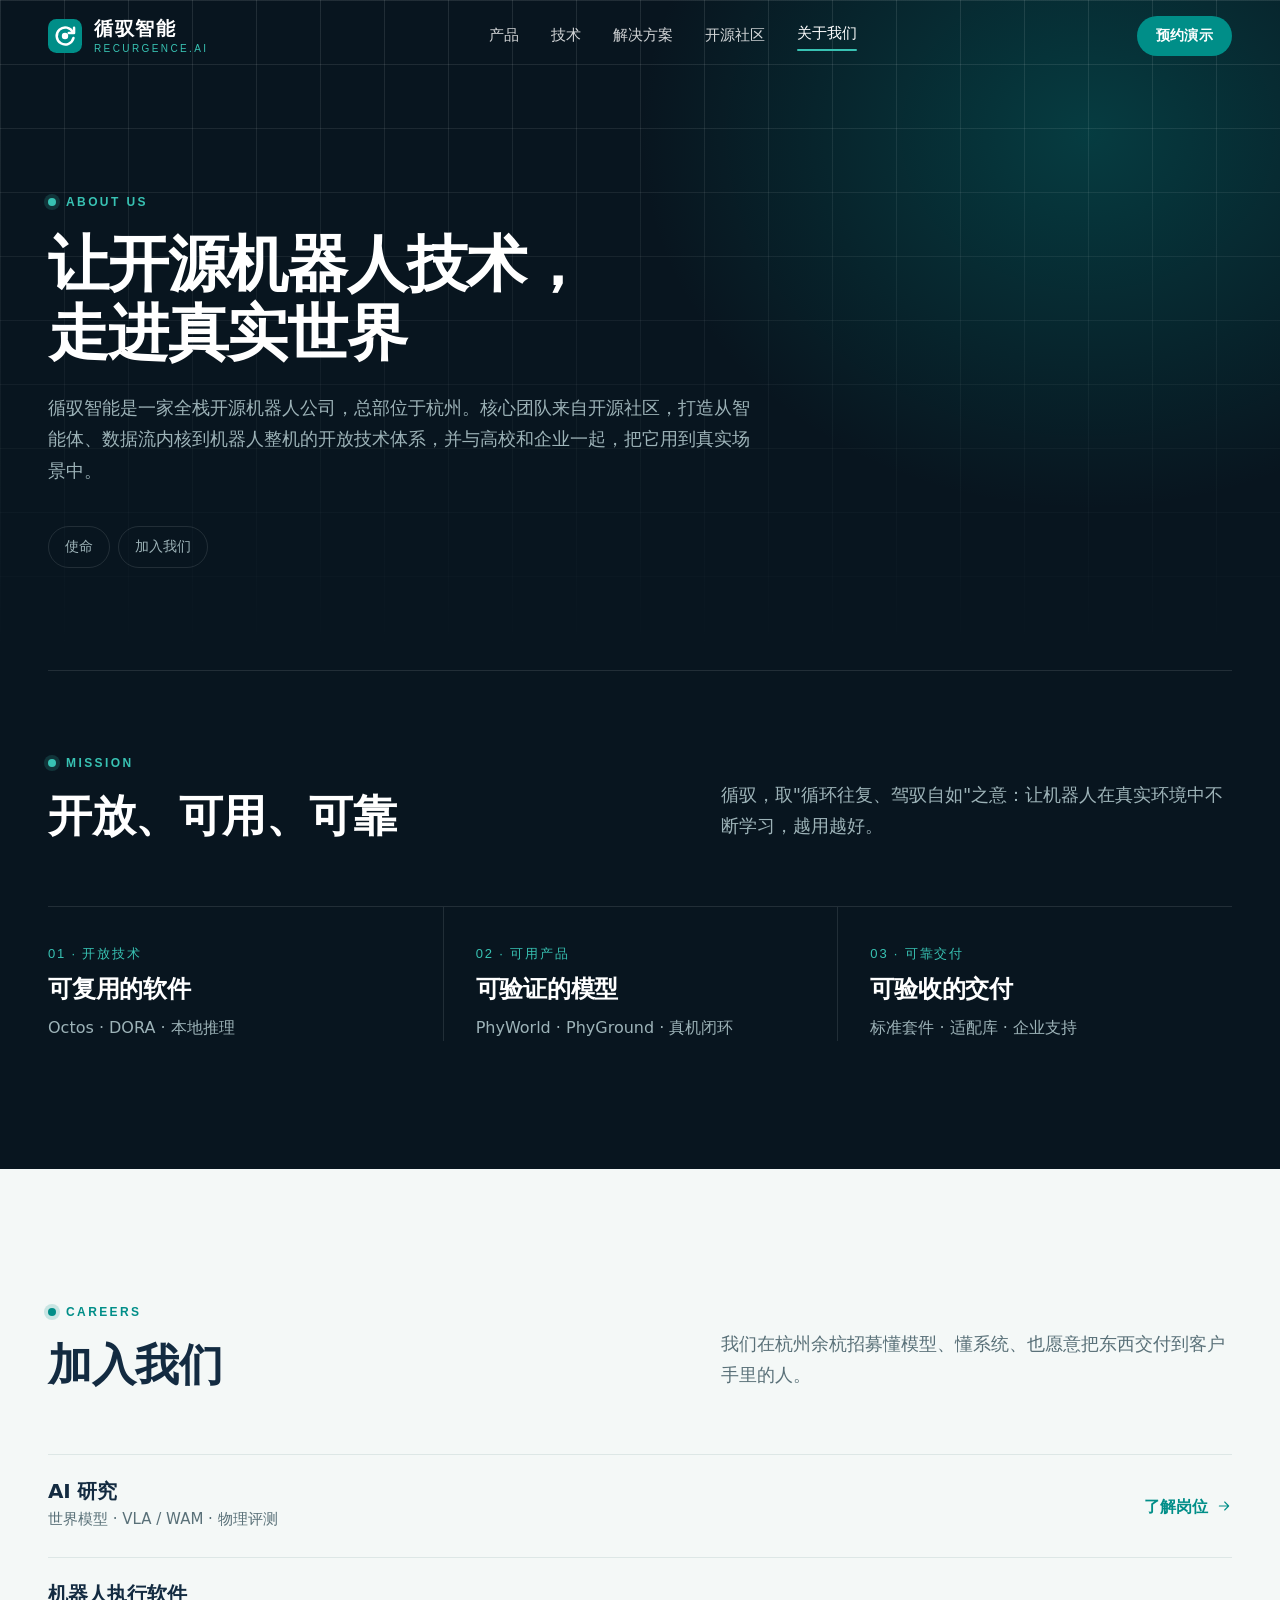
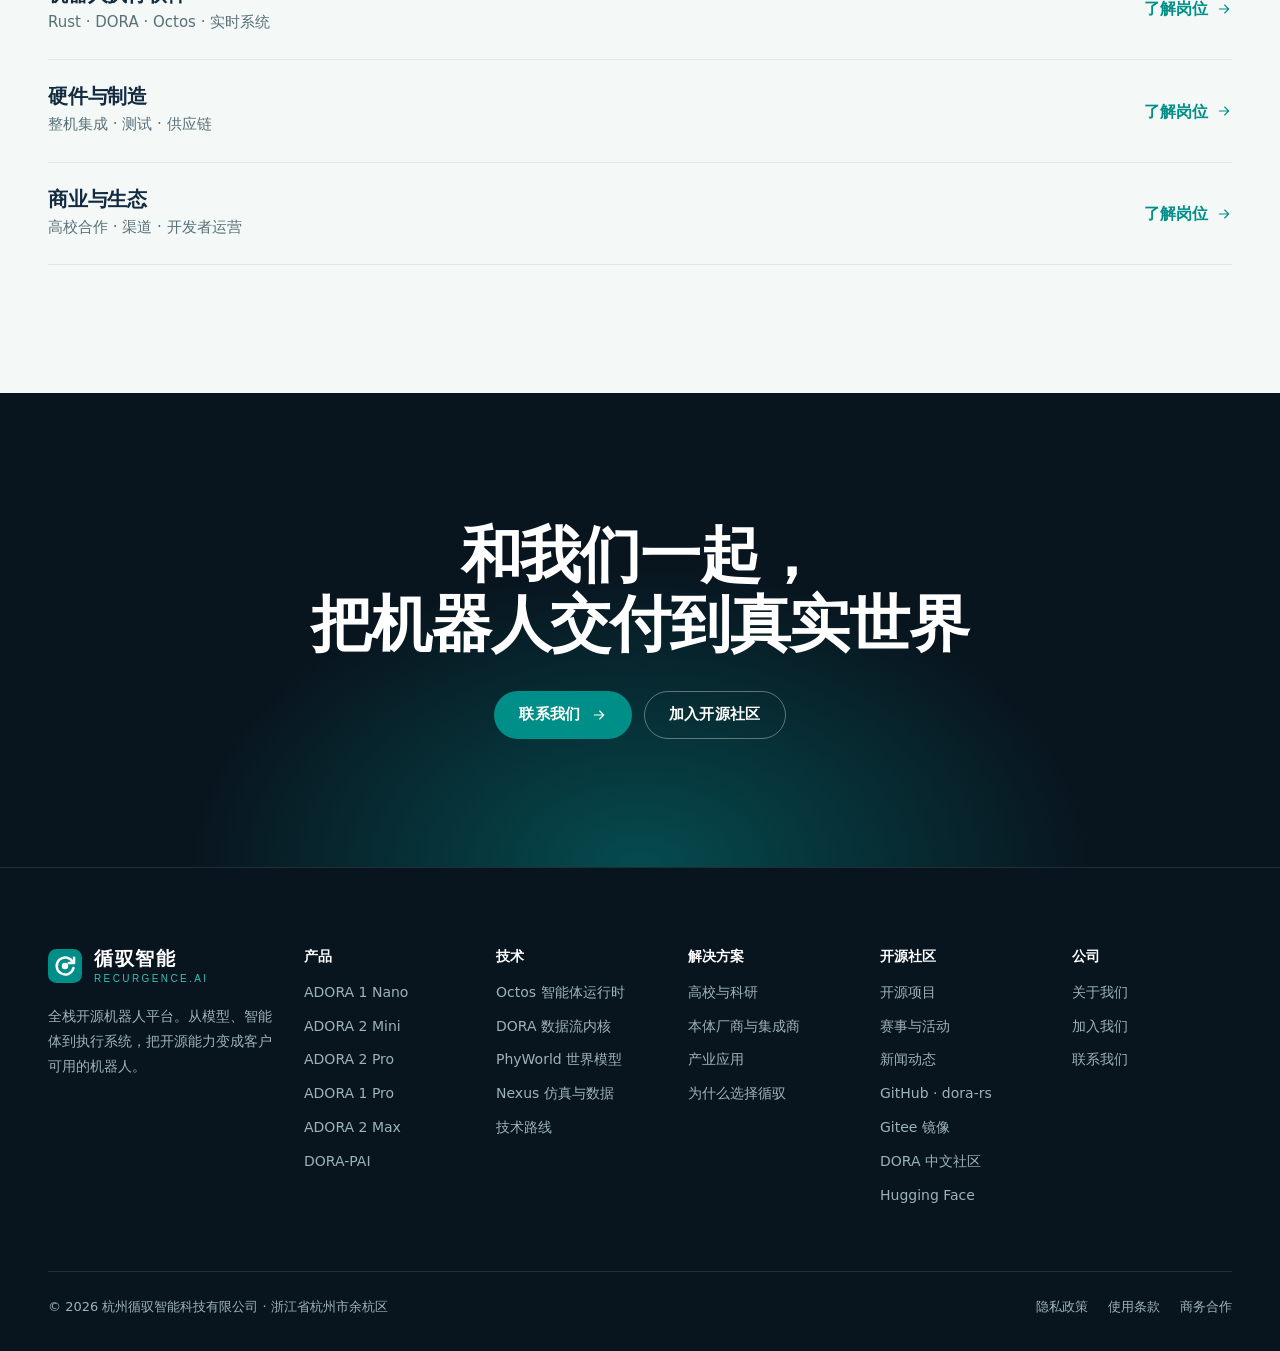
<file: about.html>
<!doctype html>
<html lang="zh-CN">
<head>
<meta charset="utf-8">
<meta name="viewport" content="width=device-width, initial-scale=1">
<title>关于我们 · 加入我们 · 循驭智能</title>
<meta name="description" content="杭州循驭智能科技有限公司是一家全栈开源机器人公司，核心团队来自开源社区，覆盖 AI 研究、机器人执行软件、硬件制造与商业运营。">
<meta name="theme-color" content="#08151f">
<meta property="og:type" content="website">
<meta property="og:site_name" content="循驭智能">
<meta property="og:title" content="关于我们 · 加入我们 · 循驭智能">
<meta property="og:description" content="杭州循驭智能科技有限公司是一家全栈开源机器人公司，核心团队来自开源社区，覆盖 AI 研究、机器人执行软件、硬件制造与商业运营。">
<meta property="og:image" content="https://recurgence.ai/assets/img/og-cover.jpg">
<link rel="icon" href="assets/img/favicon.svg" type="image/svg+xml">
<link rel="stylesheet" href="assets/css/site.css">
</head>
<body>
<svg width="0" height="0" style="position:absolute" aria-hidden="true"><symbol id="i-arrow" viewBox="0 0 24 24" fill="none" stroke="currentColor" stroke-width="1.6" stroke-linecap="round" stroke-linejoin="round"><path d="M5 12h14M13 6l6 6-6 6"/></symbol><symbol id="i-check" viewBox="0 0 24 24" fill="none" stroke="currentColor" stroke-width="1.6" stroke-linecap="round" stroke-linejoin="round"><path d="M5 12.5l4.2 4.2L19 7"/></symbol><symbol id="i-brain" viewBox="0 0 24 24" fill="none" stroke="currentColor" stroke-width="1.6" stroke-linecap="round" stroke-linejoin="round"><path d="M12 5v14"/><path d="M12 5a3 3 0 0 0-5.6 1.4A3 3 0 0 0 4.5 11a3 3 0 0 0 1.2 4.6A3 3 0 0 0 12 19"/><path d="M12 5a3 3 0 0 1 5.6 1.4A3 3 0 0 1 19.5 11a3 3 0 0 1-1.2 4.6A3 3 0 0 1 12 19"/></symbol><symbol id="i-flow" viewBox="0 0 24 24" fill="none" stroke="currentColor" stroke-width="1.6" stroke-linecap="round" stroke-linejoin="round"><circle cx="5" cy="6" r="2"/><circle cx="5" cy="18" r="2"/><circle cx="19" cy="12" r="2"/><path d="M7 6h3a3 3 0 0 1 3 3 3 3 0 0 0 3 3h1M7 18h3a3 3 0 0 0 3-3 3 3 0 0 1 3-3"/></symbol><symbol id="i-robot" viewBox="0 0 24 24" fill="none" stroke="currentColor" stroke-width="1.6" stroke-linecap="round" stroke-linejoin="round"><rect x="5" y="8" width="14" height="10" rx="2"/><path d="M12 8V5"/><circle cx="12" cy="4" r="1"/><circle cx="9.5" cy="13" r="1.2"/><circle cx="14.5" cy="13" r="1.2"/><path d="M3 12v3M21 12v3"/></symbol><symbol id="i-chip" viewBox="0 0 24 24" fill="none" stroke="currentColor" stroke-width="1.6" stroke-linecap="round" stroke-linejoin="round"><rect x="7" y="7" width="10" height="10" rx="1.5"/><path d="M10 7V4M14 7V4M10 20v-3M14 20v-3M7 10H4M7 14H4M20 10h-3M20 14h-3"/></symbol><symbol id="i-wave" viewBox="0 0 24 24" fill="none" stroke="currentColor" stroke-width="1.6" stroke-linecap="round" stroke-linejoin="round"><path d="M2.5 9a14 14 0 0 1 19 0"/><path d="M5.5 12.2a10 10 0 0 1 13 0"/><path d="M8.5 15.4a5.5 5.5 0 0 1 7 0"/><circle cx="12" cy="18.6" r="1"/></symbol><symbol id="i-cube" viewBox="0 0 24 24" fill="none" stroke="currentColor" stroke-width="1.6" stroke-linecap="round" stroke-linejoin="round"><path d="M12 3l8 4.5v9L12 21l-8-4.5v-9L12 3z"/><path d="M4 7.5l8 4.5 8-4.5M12 12v9"/></symbol><symbol id="i-loop" viewBox="0 0 24 24" fill="none" stroke="currentColor" stroke-width="1.6" stroke-linecap="round" stroke-linejoin="round"><path d="M20 11a8 8 0 0 0-14.5-4.5M4 13a8 8 0 0 0 14.5 4.5"/><path d="M5 3v4h4M19 21v-4h-4"/></symbol><symbol id="i-shield" viewBox="0 0 24 24" fill="none" stroke="currentColor" stroke-width="1.6" stroke-linecap="round" stroke-linejoin="round"><path d="M12 3l7 3v5c0 4.5-3 8-7 10-4-2-7-5.5-7-10V6l7-3z"/><path d="M9 12l2 2 4-4"/></symbol><symbol id="i-layers" viewBox="0 0 24 24" fill="none" stroke="currentColor" stroke-width="1.6" stroke-linecap="round" stroke-linejoin="round"><path d="M12 3l9 5-9 5-9-5 9-5z"/><path d="M3 13l9 5 9-5"/></symbol><symbol id="i-spark" viewBox="0 0 24 24" fill="none" stroke="currentColor" stroke-width="1.6" stroke-linecap="round" stroke-linejoin="round"><path d="M12 3v4M12 17v4M3 12h4M17 12h4M6 6l2.5 2.5M15.5 15.5L18 18M6 18l2.5-2.5M15.5 8.5L18 6"/></symbol><symbol id="i-users" viewBox="0 0 24 24" fill="none" stroke="currentColor" stroke-width="1.6" stroke-linecap="round" stroke-linejoin="round"><circle cx="9" cy="8" r="3"/><path d="M3 20a6 6 0 0 1 12 0"/><circle cx="17" cy="9" r="2.5"/><path d="M15.5 14.2A5 5 0 0 1 21 19"/></symbol><symbol id="i-plug" viewBox="0 0 24 24" fill="none" stroke="currentColor" stroke-width="1.6" stroke-linecap="round" stroke-linejoin="round"><path d="M9 3v5M15 3v5M7 8h10v3a5 5 0 0 1-10 0V8zM12 16v5"/></symbol><symbol id="i-book" viewBox="0 0 24 24" fill="none" stroke="currentColor" stroke-width="1.6" stroke-linecap="round" stroke-linejoin="round"><path d="M4 5a2 2 0 0 1 2-2h13v16H6a2 2 0 0 0-2 2V5z"/><path d="M4 19a2 2 0 0 1 2-2h13"/></symbol><symbol id="i-factory" viewBox="0 0 24 24" fill="none" stroke="currentColor" stroke-width="1.6" stroke-linecap="round" stroke-linejoin="round"><path d="M3 21V10l6 4V10l6 4V6h6v15H3z"/><path d="M7 17h2M12 17h2M17 17h1"/></symbol><symbol id="i-link" viewBox="0 0 24 24" fill="none" stroke="currentColor" stroke-width="1.6" stroke-linecap="round" stroke-linejoin="round"><rect x="3" y="3" width="7" height="7" rx="1.5"/><rect x="14" y="14" width="7" height="7" rx="1.5"/><path d="M10 6.5h4a3 3 0 0 1 3 3V14"/></symbol><symbol id="i-eye" viewBox="0 0 24 24" fill="none" stroke="currentColor" stroke-width="1.6" stroke-linecap="round" stroke-linejoin="round"><path d="M2 12s3.5-7 10-7 10 7 10 7-3.5 7-10 7S2 12 2 12z"/><circle cx="12" cy="12" r="3"/></symbol><symbol id="i-mail" viewBox="0 0 24 24" fill="none" stroke="currentColor" stroke-width="1.6" stroke-linecap="round" stroke-linejoin="round"><rect x="3" y="5" width="18" height="14" rx="2"/><path d="M3 7l9 6 9-6"/></symbol><symbol id="i-pin" viewBox="0 0 24 24" fill="none" stroke="currentColor" stroke-width="1.6" stroke-linecap="round" stroke-linejoin="round"><path d="M12 21s-7-6.2-7-11.5a7 7 0 0 1 14 0C19 14.8 12 21 12 21z"/><circle cx="12" cy="9.5" r="2.5"/></symbol><symbol id="i-phone" viewBox="0 0 24 24" fill="none" stroke="currentColor" stroke-width="1.6" stroke-linecap="round" stroke-linejoin="round"><path d="M5 4h4l2 5-2.5 1.5a11 11 0 0 0 5 5L15 13l5 2v4a2 2 0 0 1-2 2A16 16 0 0 1 3 6a2 2 0 0 1 2-2z"/></symbol><symbol id="i-chat" viewBox="0 0 24 24" fill="none" stroke="currentColor" stroke-width="1.6" stroke-linecap="round" stroke-linejoin="round"><path d="M4 5h16v11H9l-5 4V5z"/><path d="M8 9.5h8M8 12.5h5"/></symbol><symbol id="i-menu" viewBox="0 0 24 24" fill="none" stroke="currentColor" stroke-width="1.6" stroke-linecap="round" stroke-linejoin="round"><path d="M4 7h16M4 12h16M4 17h16"/></symbol><symbol id="i-play" viewBox="0 0 24 24" fill="none" stroke="currentColor" stroke-width="1.6" stroke-linecap="round" stroke-linejoin="round"><path d="M8 5l11 7-11 7V5z"/></symbol><symbol id="i-db" viewBox="0 0 24 24" fill="none" stroke="currentColor" stroke-width="1.6" stroke-linecap="round" stroke-linejoin="round"><ellipse cx="12" cy="6" rx="8" ry="3"/><path d="M4 6v6c0 1.7 3.6 3 8 3s8-1.3 8-3V6M4 12v6c0 1.7 3.6 3 8 3s8-1.3 8-3v-6"/></symbol><symbol id="i-gauge" viewBox="0 0 24 24" fill="none" stroke="currentColor" stroke-width="1.6" stroke-linecap="round" stroke-linejoin="round"><path d="M4 18a8 8 0 1 1 16 0"/><path d="M12 18l4-6"/></symbol><symbol id="i-box" viewBox="0 0 24 24" fill="none" stroke="currentColor" stroke-width="1.6" stroke-linecap="round" stroke-linejoin="round"><rect x="4" y="4" width="16" height="16" rx="3"/><path d="M4 9h16M9 9v11"/></symbol><symbol id="i-film" viewBox="0 0 24 24" fill="none" stroke="currentColor" stroke-width="1.6" stroke-linecap="round" stroke-linejoin="round"><rect x="3" y="5" width="18" height="14" rx="2"/><path d="M10 9l5 3-5 3V9z"/></symbol><symbol id="i-ext" viewBox="0 0 24 24" fill="none" stroke="currentColor" stroke-width="1.6" stroke-linecap="round" stroke-linejoin="round"><path d="M14 4h6v6M20 4l-9 9M18 14v5a1 1 0 0 1-1 1H5a1 1 0 0 1-1-1V7a1 1 0 0 1 1-1h5"/></symbol><symbol id="i-flask" viewBox="0 0 24 24" fill="none" stroke="currentColor" stroke-width="1.6" stroke-linecap="round" stroke-linejoin="round"><path d="M9 3h6M10 3v6l-5.5 9.5A1.6 1.6 0 0 0 5.9 21h12.2a1.6 1.6 0 0 0 1.4-2.5L14 9V3"/><path d="M7.5 15h9"/></symbol><symbol id="i-github" viewBox="0 0 16 16"><path fill="currentColor" d="M8 0C3.58 0 0 3.58 0 8c0 3.54 2.29 6.53 5.47 7.59.4.07.55-.17.55-.38 0-.19-.01-.82-.01-1.49-2.01.37-2.53-.49-2.69-.94-.09-.23-.48-.94-.82-1.13-.28-.15-.68-.52-.01-.53.63-.01 1.08.58 1.23.82.72 1.21 1.87.87 2.33.66.07-.52.28-.87.51-1.07-1.78-.2-3.64-.89-3.64-3.95 0-.87.31-1.59.82-2.15-.08-.2-.36-1.02.08-2.12 0 0 .67-.21 2.2.82.64-.18 1.32-.27 2-.27.68 0 1.36.09 2 .27 1.53-1.04 2.2-.82 2.2-.82.44 1.1.16 1.92.08 2.12.51.56.82 1.27.82 2.15 0 3.07-1.87 3.75-3.65 3.95.29.25.54.73.54 1.48 0 1.07-.01 1.93-.01 2.2 0 .21.15.46.55.38A8.013 8.013 0 0016 8c0-4.42-3.58-8-8-8z"/></symbol></svg>

<header class="site-header">
  <div class="wrap">
    <a class="brand" href="index.html" aria-label="循驭智能 首页"><svg class="brand-mark" viewBox="0 0 36 36" aria-hidden="true"><rect width="36" height="36" rx="9" fill="#008E88"/><path d="M26.4 14.2A9 9 0 1 0 27 20" fill="none" stroke="#fff" stroke-width="2.6" stroke-linecap="round"/><path d="M27.6 9.2v5.6H22" fill="none" stroke="#fff" stroke-width="2.6" stroke-linecap="round" stroke-linejoin="round"/><circle cx="18" cy="18" r="3.4" fill="#fff"/></svg><span class="brand-text"><strong>循驭智能</strong><span>RECURGENCE.AI</span></span></a>
    <nav class="nav" aria-label="主导航"><a href="products.html">产品</a><a href="technology.html">技术</a><a href="solutions.html">解决方案</a><a href="community.html">开源社区</a><a href="about.html" aria-current="page">关于我们</a></nav>
    <div class="header-cta">
      <a class="btn btn-primary" href="contact.html">预约演示</a>
      <button class="menu-toggle" type="button" aria-label="打开菜单" aria-expanded="false" aria-controls="mobile-nav"><svg><use href="#i-menu"/></svg></button>
    </div>
  </div>
</header>
<nav class="mobile-nav" id="mobile-nav" aria-label="移动端导航">
  <a href="index.html">首页</a><a href="products.html">产品</a><a href="technology.html">技术</a><a href="solutions.html">解决方案</a><a href="community.html">开源社区</a><a href="about.html" aria-current="page">关于我们</a>
  <a class="btn btn-primary" href="contact.html">预约演示</a>
</nav>
<main id="main">
<section class="page-hero dark">
  <div class="grid-bg"></div>
  <div class="wrap reveal">
    <div class="eyebrow">About Us</div>
    <h1 class="h1">让开源机器人技术，<br>走进真实世界</h1>
    <p class="lead">循驭智能是一家全栈开源机器人公司，总部位于杭州。核心团队来自开源社区，打造从智能体、数据流内核到机器人整机的开放技术体系，并与高校和企业一起，把它用到真实场景中。</p>
    <div class="anchors"><a href="#mission">使命</a><a href="#careers">加入我们</a></div>
  </div>
</section>

<section class="section dark" id="mission">
  <div class="wrap">
    <div class="section-head reveal">
      <div>
        <div class="eyebrow">Mission</div>
        <h2 class="h2">开放、可用、可靠</h2>
      </div>
      <p class="lead">循驭，取"循环往复、驾驭自如"之意：让机器人在真实环境中不断学习，越用越好。</p>
    </div>
    <div class="values reveal-stagger">
      <div class="value"><div class="k">01 · 开放技术</div><h3>可复用的软件</h3><p>Octos · DORA · 本地推理</p></div>
      <div class="value"><div class="k">02 · 可用产品</div><h3>可验证的模型</h3><p>PhyWorld · PhyGround · 真机闭环</p></div>
      <div class="value"><div class="k">03 · 可靠交付</div><h3>可验收的交付</h3><p>标准套件 · 适配库 · 企业支持</p></div>
    </div>
    
  </div>
</section>

<section class="section paper" id="careers">
  <div class="wrap">
    <div class="section-head reveal">
      <div>
        <div class="eyebrow">Careers</div>
        <h2 class="h2">加入我们</h2>
      </div>
      <p class="lead">我们在杭州余杭招募懂模型、懂系统、也愿意把东西交付到客户手里的人。</p>
    </div>
    <div class="jobs reveal-stagger">
      <div class="job"><div><h3>AI 研究</h3><p>世界模型 · VLA / WAM · 物理评测</p></div><a class="link-arrow" href="contact.html">了解岗位<svg><use href="#i-arrow"/></svg></a></div>
      <div class="job"><div><h3>机器人执行软件</h3><p>Rust · DORA · Octos · 实时系统</p></div><a class="link-arrow" href="contact.html">了解岗位<svg><use href="#i-arrow"/></svg></a></div>
      <div class="job"><div><h3>硬件与制造</h3><p>整机集成 · 测试 · 供应链</p></div><a class="link-arrow" href="contact.html">了解岗位<svg><use href="#i-arrow"/></svg></a></div>
      <div class="job"><div><h3>商业与生态</h3><p>高校合作 · 渠道 · 开发者运营</p></div><a class="link-arrow" href="contact.html">了解岗位<svg><use href="#i-arrow"/></svg></a></div>
    </div>
    
  </div>
</section>

<section class="section dark cta-band">
  <div class="wrap reveal">
    <h2 class="h1">和我们一起，<br>把机器人交付到真实世界</h2>
    <div class="btn-row"><a class="btn btn-primary" href="contact.html">联系我们<svg><use href="#i-arrow"/></svg></a><a class="btn btn-ghost" href="community.html">加入开源社区</a></div>
  </div>
</section>

</main>

<footer class="site-footer">
  <div class="wrap">
    <div class="footer-top">
      <div class="footer-brand">
        <a class="brand" href="index.html"><svg class="brand-mark" viewBox="0 0 36 36" aria-hidden="true"><rect width="36" height="36" rx="9" fill="#008E88"/><path d="M26.4 14.2A9 9 0 1 0 27 20" fill="none" stroke="#fff" stroke-width="2.6" stroke-linecap="round"/><path d="M27.6 9.2v5.6H22" fill="none" stroke="#fff" stroke-width="2.6" stroke-linecap="round" stroke-linejoin="round"/><circle cx="18" cy="18" r="3.4" fill="#fff"/></svg><span class="brand-text"><strong>循驭智能</strong><span>RECURGENCE.AI</span></span></a>
        <p>全栈开源机器人平台。从模型、智能体到执行系统，把开源能力变成客户可用的机器人。</p>
      </div>
      <div><h4>产品</h4><ul>
        <li><a href="products.html#adora-1-nano">ADORA 1 Nano</a></li>
        <li><a href="products.html#adora-2-mini">ADORA 2 Mini</a></li>
        <li><a href="products.html#adora-2-pro">ADORA 2 Pro</a></li>
        <li><a href="products.html#adora-1-pro">ADORA 1 Pro</a></li>
        <li><a href="products.html#adora-2-max">ADORA 2 Max</a></li>
        <li><a href="products.html#dora-pai">DORA-PAI</a></li>
      </ul></div>
      <div><h4>技术</h4><ul>
        <li><a href="technology.html#octos">Octos 智能体运行时</a></li>
        <li><a href="technology.html#dora">DORA 数据流内核</a></li>
        <li><a href="technology.html#phyworld">PhyWorld 世界模型</a></li>
        <li><a href="technology.html#nexus">Nexus 仿真与数据</a></li>
        <li><a href="technology.html#roadmap">技术路线</a></li>
      </ul></div>
      <div><h4>解决方案</h4><ul>
        <li><a href="solutions.html#academic">高校与科研</a></li>
        <li><a href="solutions.html#oem">本体厂商与集成商</a></li>
        <li><a href="solutions.html#industry">产业应用</a></li>
        <li><a href="solutions.html#why">为什么选择循驭</a></li>
      </ul></div>
      <div><h4>开源社区</h4><ul>
        <li><a href="community.html#projects">开源项目</a></li>
        <li><a href="community.html#events">赛事与活动</a></li>
        <li><a href="community.html#news">新闻动态</a></li>
        <li><a href="https://github.com/dora-rs" target="_blank" rel="noopener">GitHub · dora-rs</a></li>
        <li><a href="https://gitee.com/dora-rs/dora" target="_blank" rel="noopener">Gitee 镜像</a></li>
        <li><a href="https://doracc.com" target="_blank" rel="noopener">DORA 中文社区</a></li>
        <li><a href="https://huggingface.co/NU-World-Model-Embodied-AI" target="_blank" rel="noopener">Hugging Face</a></li>
      </ul></div>
      <div><h4>公司</h4><ul>
        <li><a href="about.html">关于我们</a></li>
        <li><a href="about.html#careers">加入我们</a></li>
        <li><a href="contact.html">联系我们</a></li>
      </ul></div>
    </div>
    <div class="footer-bottom">
      <div>© <span data-year>2026</span> 杭州循驭智能科技有限公司 · 浙江省杭州市余杭区
        </div>
      <nav><a href="privacy.html">隐私政策</a><a href="terms.html">使用条款</a><a href="contact.html">商务合作</a></nav>
    </div>
  </div>
</footer>

<script src="assets/js/site.js" defer></script>
</body>
</html>
</file>
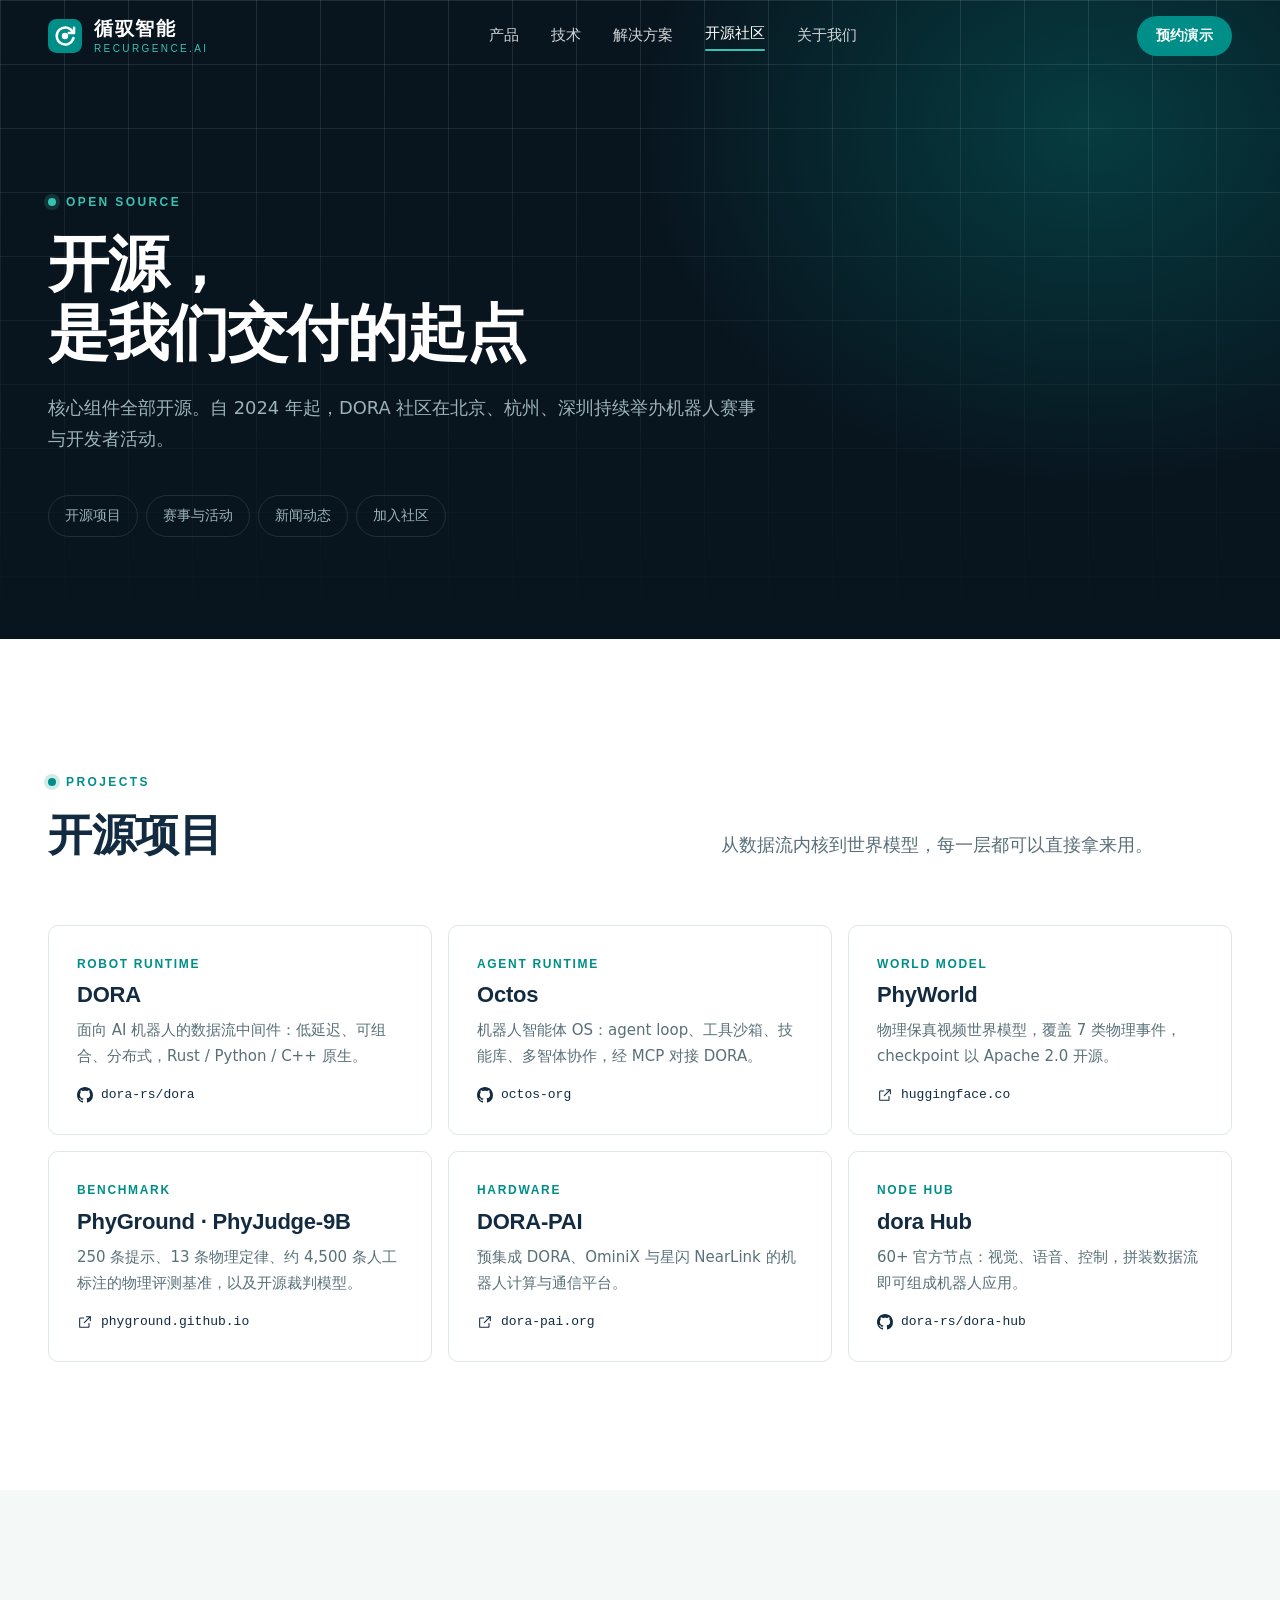
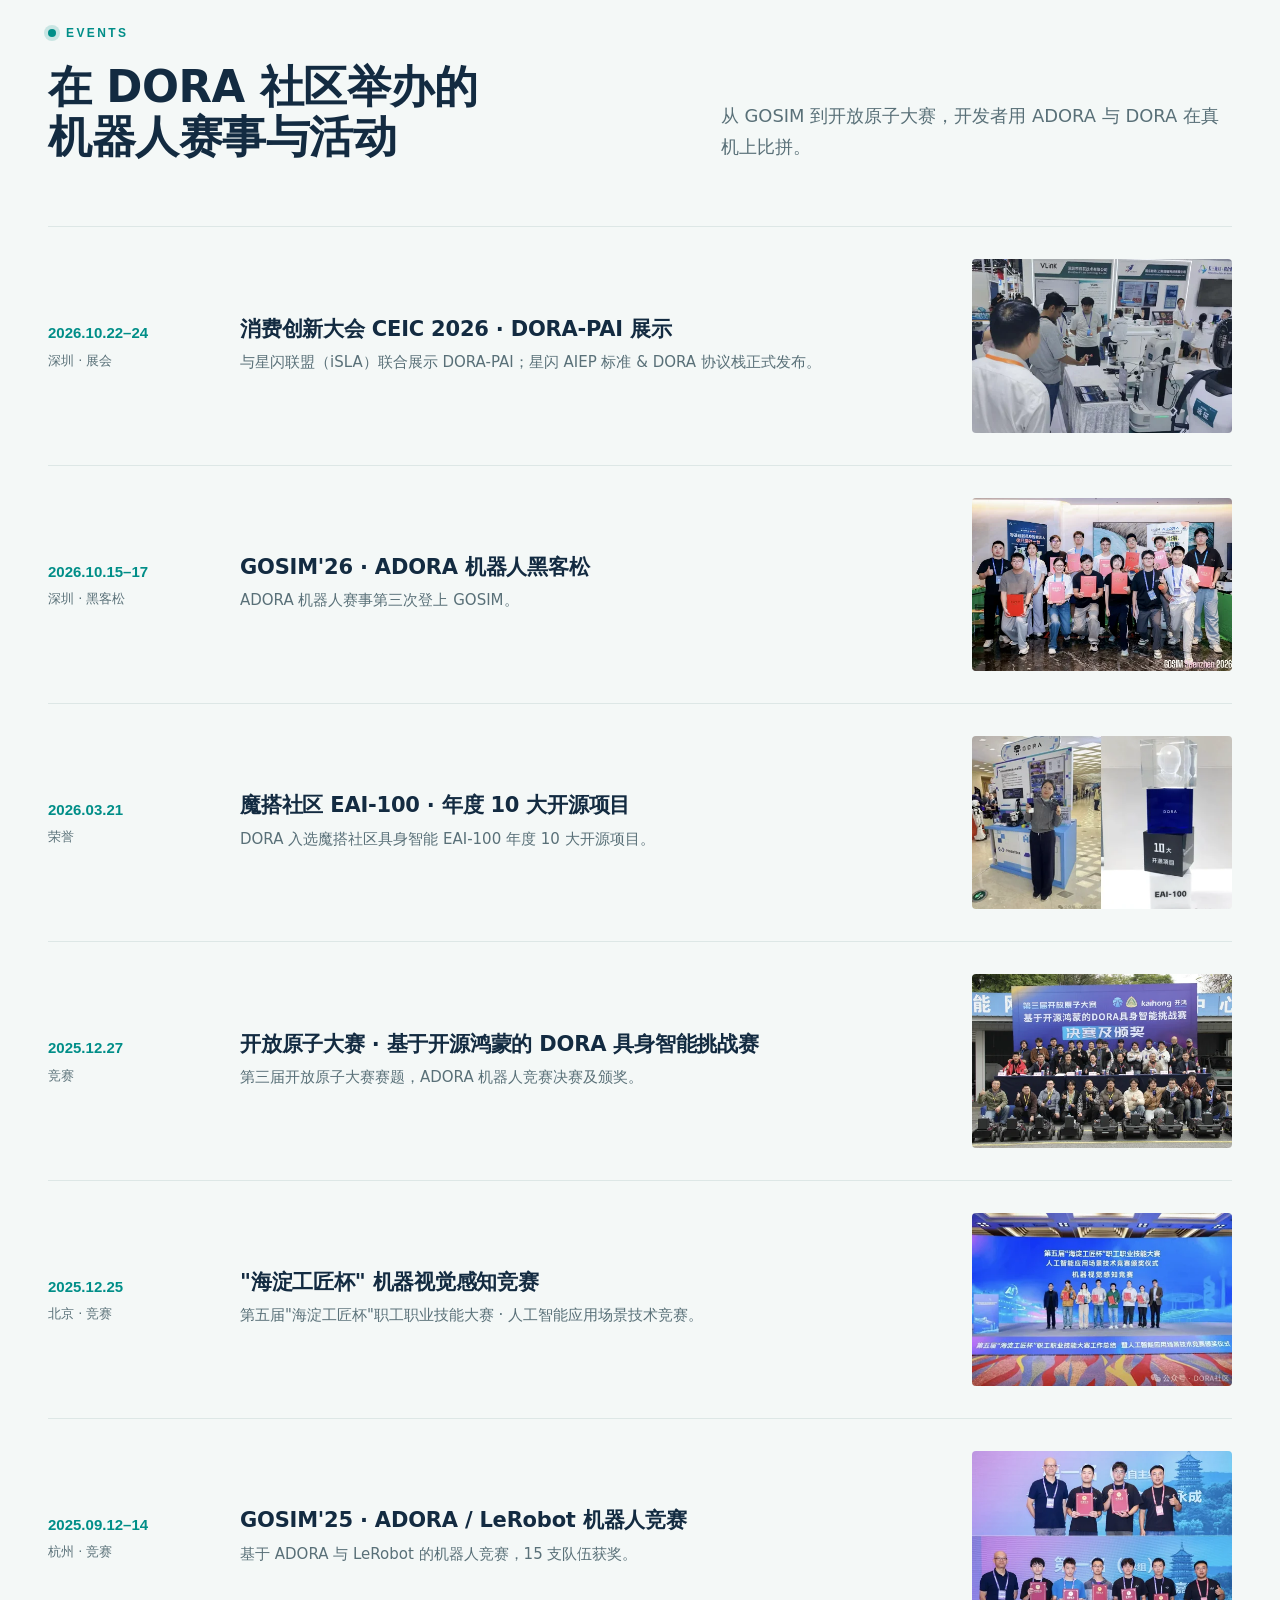
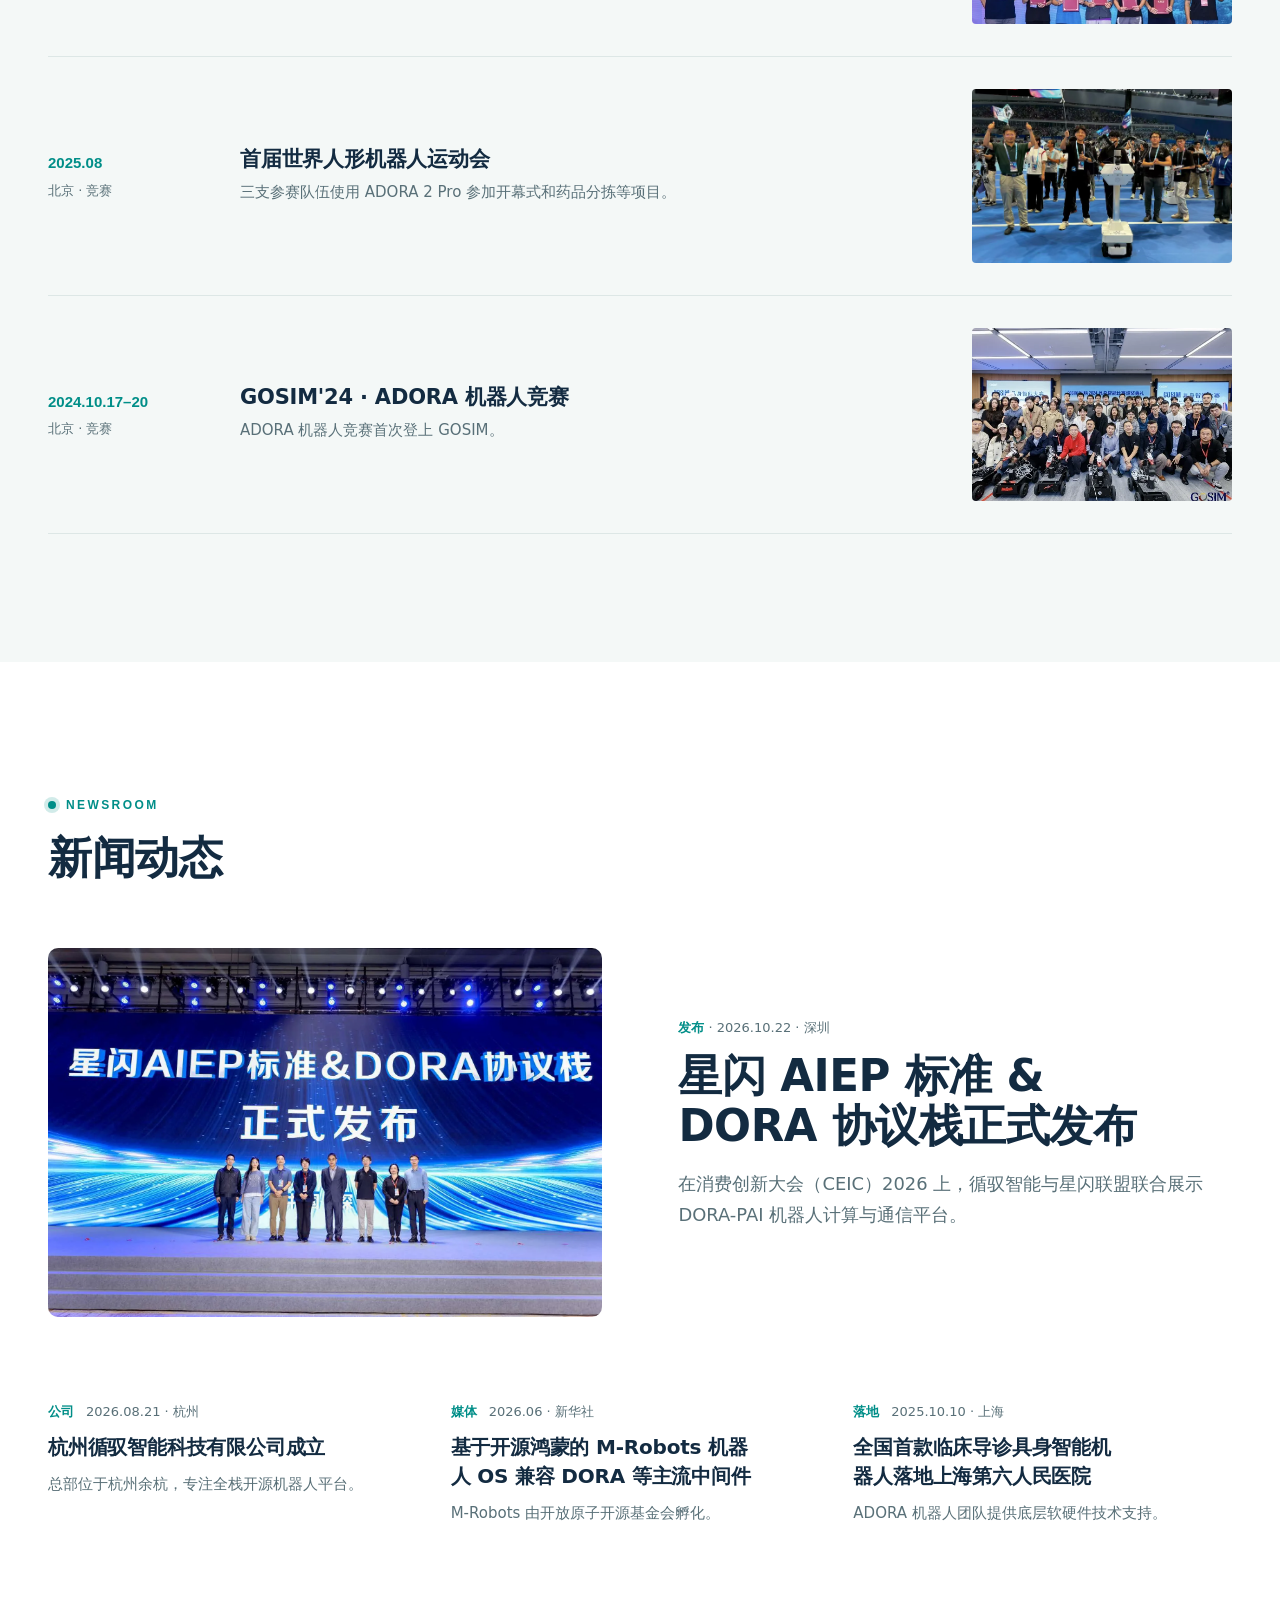
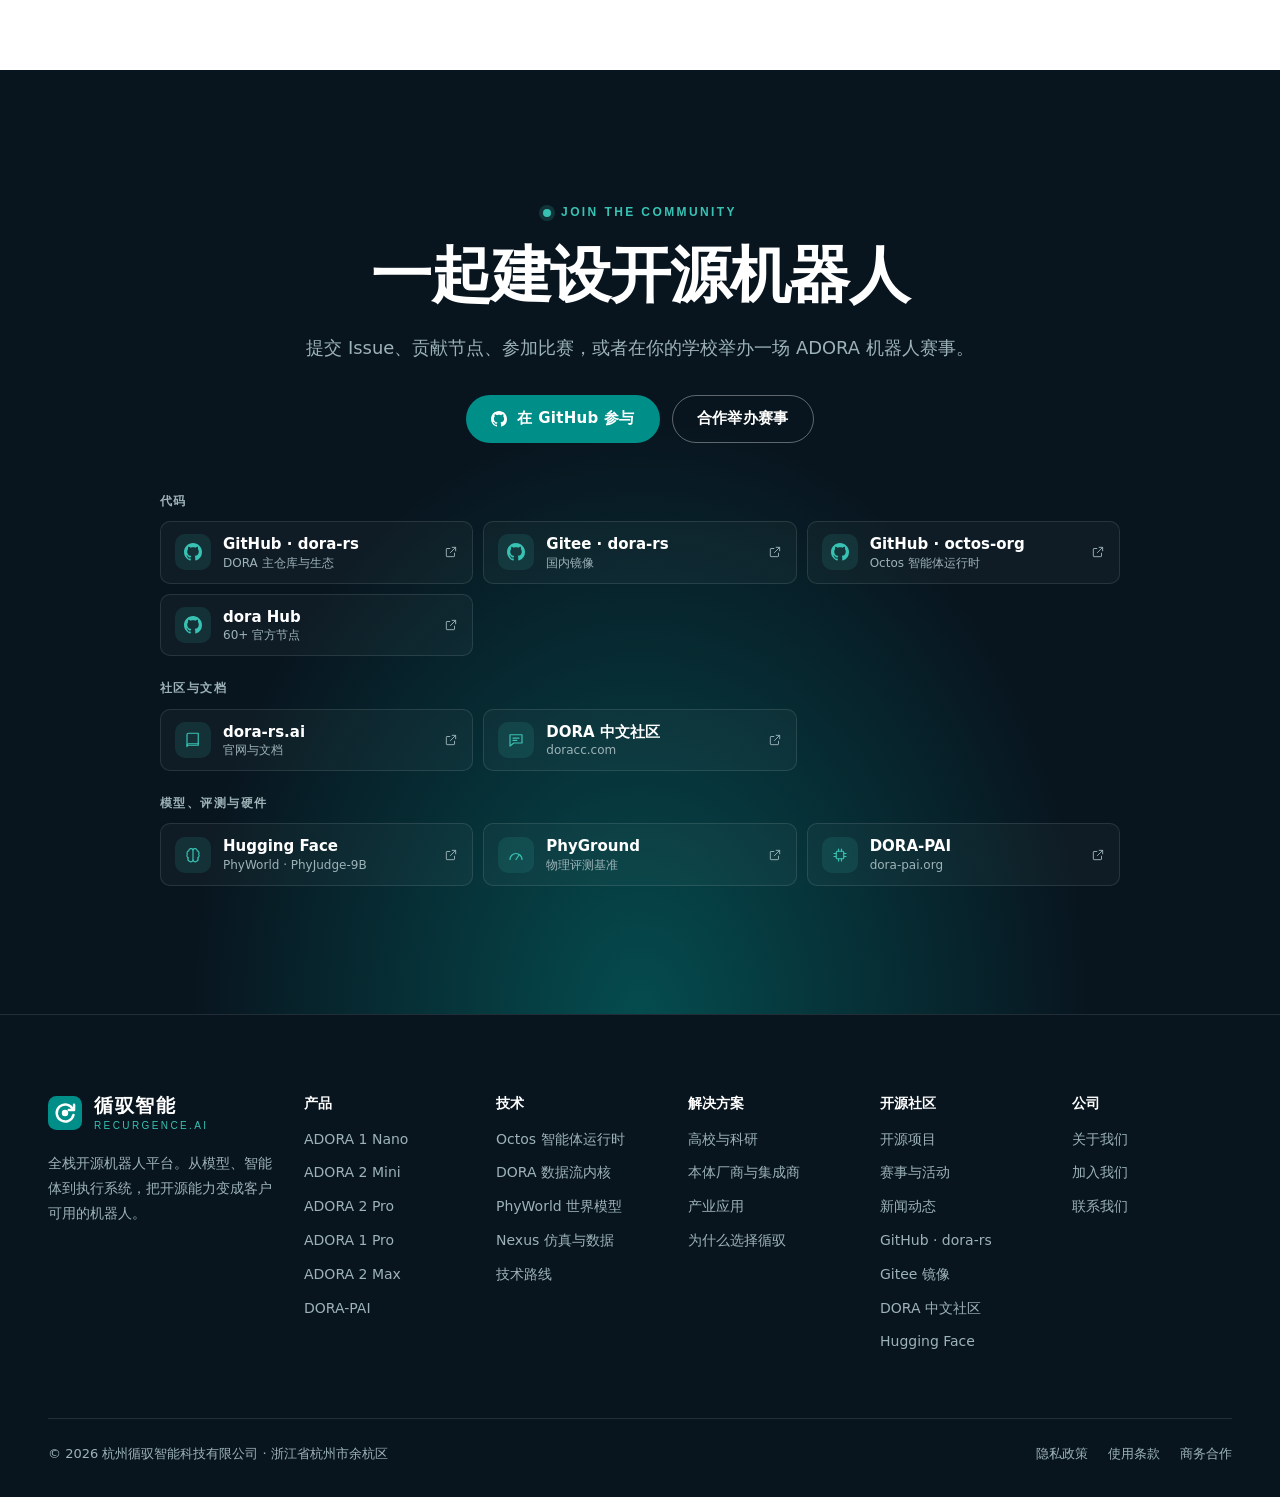
<file: community.html>
<!doctype html>
<html lang="zh-CN">
<head>
<meta charset="utf-8">
<meta name="viewport" content="width=device-width, initial-scale=1">
<title>开源社区 · 项目、赛事与动态 · 循驭智能</title>
<meta name="description" content="DORA、Octos、PhyWorld、PhyGround、DORA-PAI 等开源项目，以及 GOSIM、开放原子、魔搭社区等机器人赛事与开发者活动。">
<meta name="theme-color" content="#08151f">
<meta property="og:type" content="website">
<meta property="og:site_name" content="循驭智能">
<meta property="og:title" content="开源社区 · 项目、赛事与动态 · 循驭智能">
<meta property="og:description" content="DORA、Octos、PhyWorld、PhyGround、DORA-PAI 等开源项目，以及 GOSIM、开放原子、魔搭社区等机器人赛事与开发者活动。">
<meta property="og:image" content="https://recurgence.ai/assets/img/og-cover.jpg">
<link rel="icon" href="assets/img/favicon.svg" type="image/svg+xml">
<link rel="stylesheet" href="assets/css/site.css">
</head>
<body>
<svg width="0" height="0" style="position:absolute" aria-hidden="true"><symbol id="i-arrow" viewBox="0 0 24 24" fill="none" stroke="currentColor" stroke-width="1.6" stroke-linecap="round" stroke-linejoin="round"><path d="M5 12h14M13 6l6 6-6 6"/></symbol><symbol id="i-check" viewBox="0 0 24 24" fill="none" stroke="currentColor" stroke-width="1.6" stroke-linecap="round" stroke-linejoin="round"><path d="M5 12.5l4.2 4.2L19 7"/></symbol><symbol id="i-brain" viewBox="0 0 24 24" fill="none" stroke="currentColor" stroke-width="1.6" stroke-linecap="round" stroke-linejoin="round"><path d="M12 5v14"/><path d="M12 5a3 3 0 0 0-5.6 1.4A3 3 0 0 0 4.5 11a3 3 0 0 0 1.2 4.6A3 3 0 0 0 12 19"/><path d="M12 5a3 3 0 0 1 5.6 1.4A3 3 0 0 1 19.5 11a3 3 0 0 1-1.2 4.6A3 3 0 0 1 12 19"/></symbol><symbol id="i-flow" viewBox="0 0 24 24" fill="none" stroke="currentColor" stroke-width="1.6" stroke-linecap="round" stroke-linejoin="round"><circle cx="5" cy="6" r="2"/><circle cx="5" cy="18" r="2"/><circle cx="19" cy="12" r="2"/><path d="M7 6h3a3 3 0 0 1 3 3 3 3 0 0 0 3 3h1M7 18h3a3 3 0 0 0 3-3 3 3 0 0 1 3-3"/></symbol><symbol id="i-robot" viewBox="0 0 24 24" fill="none" stroke="currentColor" stroke-width="1.6" stroke-linecap="round" stroke-linejoin="round"><rect x="5" y="8" width="14" height="10" rx="2"/><path d="M12 8V5"/><circle cx="12" cy="4" r="1"/><circle cx="9.5" cy="13" r="1.2"/><circle cx="14.5" cy="13" r="1.2"/><path d="M3 12v3M21 12v3"/></symbol><symbol id="i-chip" viewBox="0 0 24 24" fill="none" stroke="currentColor" stroke-width="1.6" stroke-linecap="round" stroke-linejoin="round"><rect x="7" y="7" width="10" height="10" rx="1.5"/><path d="M10 7V4M14 7V4M10 20v-3M14 20v-3M7 10H4M7 14H4M20 10h-3M20 14h-3"/></symbol><symbol id="i-wave" viewBox="0 0 24 24" fill="none" stroke="currentColor" stroke-width="1.6" stroke-linecap="round" stroke-linejoin="round"><path d="M2.5 9a14 14 0 0 1 19 0"/><path d="M5.5 12.2a10 10 0 0 1 13 0"/><path d="M8.5 15.4a5.5 5.5 0 0 1 7 0"/><circle cx="12" cy="18.6" r="1"/></symbol><symbol id="i-cube" viewBox="0 0 24 24" fill="none" stroke="currentColor" stroke-width="1.6" stroke-linecap="round" stroke-linejoin="round"><path d="M12 3l8 4.5v9L12 21l-8-4.5v-9L12 3z"/><path d="M4 7.5l8 4.5 8-4.5M12 12v9"/></symbol><symbol id="i-loop" viewBox="0 0 24 24" fill="none" stroke="currentColor" stroke-width="1.6" stroke-linecap="round" stroke-linejoin="round"><path d="M20 11a8 8 0 0 0-14.5-4.5M4 13a8 8 0 0 0 14.5 4.5"/><path d="M5 3v4h4M19 21v-4h-4"/></symbol><symbol id="i-shield" viewBox="0 0 24 24" fill="none" stroke="currentColor" stroke-width="1.6" stroke-linecap="round" stroke-linejoin="round"><path d="M12 3l7 3v5c0 4.5-3 8-7 10-4-2-7-5.5-7-10V6l7-3z"/><path d="M9 12l2 2 4-4"/></symbol><symbol id="i-layers" viewBox="0 0 24 24" fill="none" stroke="currentColor" stroke-width="1.6" stroke-linecap="round" stroke-linejoin="round"><path d="M12 3l9 5-9 5-9-5 9-5z"/><path d="M3 13l9 5 9-5"/></symbol><symbol id="i-spark" viewBox="0 0 24 24" fill="none" stroke="currentColor" stroke-width="1.6" stroke-linecap="round" stroke-linejoin="round"><path d="M12 3v4M12 17v4M3 12h4M17 12h4M6 6l2.5 2.5M15.5 15.5L18 18M6 18l2.5-2.5M15.5 8.5L18 6"/></symbol><symbol id="i-users" viewBox="0 0 24 24" fill="none" stroke="currentColor" stroke-width="1.6" stroke-linecap="round" stroke-linejoin="round"><circle cx="9" cy="8" r="3"/><path d="M3 20a6 6 0 0 1 12 0"/><circle cx="17" cy="9" r="2.5"/><path d="M15.5 14.2A5 5 0 0 1 21 19"/></symbol><symbol id="i-plug" viewBox="0 0 24 24" fill="none" stroke="currentColor" stroke-width="1.6" stroke-linecap="round" stroke-linejoin="round"><path d="M9 3v5M15 3v5M7 8h10v3a5 5 0 0 1-10 0V8zM12 16v5"/></symbol><symbol id="i-book" viewBox="0 0 24 24" fill="none" stroke="currentColor" stroke-width="1.6" stroke-linecap="round" stroke-linejoin="round"><path d="M4 5a2 2 0 0 1 2-2h13v16H6a2 2 0 0 0-2 2V5z"/><path d="M4 19a2 2 0 0 1 2-2h13"/></symbol><symbol id="i-factory" viewBox="0 0 24 24" fill="none" stroke="currentColor" stroke-width="1.6" stroke-linecap="round" stroke-linejoin="round"><path d="M3 21V10l6 4V10l6 4V6h6v15H3z"/><path d="M7 17h2M12 17h2M17 17h1"/></symbol><symbol id="i-link" viewBox="0 0 24 24" fill="none" stroke="currentColor" stroke-width="1.6" stroke-linecap="round" stroke-linejoin="round"><rect x="3" y="3" width="7" height="7" rx="1.5"/><rect x="14" y="14" width="7" height="7" rx="1.5"/><path d="M10 6.5h4a3 3 0 0 1 3 3V14"/></symbol><symbol id="i-eye" viewBox="0 0 24 24" fill="none" stroke="currentColor" stroke-width="1.6" stroke-linecap="round" stroke-linejoin="round"><path d="M2 12s3.5-7 10-7 10 7 10 7-3.5 7-10 7S2 12 2 12z"/><circle cx="12" cy="12" r="3"/></symbol><symbol id="i-mail" viewBox="0 0 24 24" fill="none" stroke="currentColor" stroke-width="1.6" stroke-linecap="round" stroke-linejoin="round"><rect x="3" y="5" width="18" height="14" rx="2"/><path d="M3 7l9 6 9-6"/></symbol><symbol id="i-pin" viewBox="0 0 24 24" fill="none" stroke="currentColor" stroke-width="1.6" stroke-linecap="round" stroke-linejoin="round"><path d="M12 21s-7-6.2-7-11.5a7 7 0 0 1 14 0C19 14.8 12 21 12 21z"/><circle cx="12" cy="9.5" r="2.5"/></symbol><symbol id="i-phone" viewBox="0 0 24 24" fill="none" stroke="currentColor" stroke-width="1.6" stroke-linecap="round" stroke-linejoin="round"><path d="M5 4h4l2 5-2.5 1.5a11 11 0 0 0 5 5L15 13l5 2v4a2 2 0 0 1-2 2A16 16 0 0 1 3 6a2 2 0 0 1 2-2z"/></symbol><symbol id="i-chat" viewBox="0 0 24 24" fill="none" stroke="currentColor" stroke-width="1.6" stroke-linecap="round" stroke-linejoin="round"><path d="M4 5h16v11H9l-5 4V5z"/><path d="M8 9.5h8M8 12.5h5"/></symbol><symbol id="i-menu" viewBox="0 0 24 24" fill="none" stroke="currentColor" stroke-width="1.6" stroke-linecap="round" stroke-linejoin="round"><path d="M4 7h16M4 12h16M4 17h16"/></symbol><symbol id="i-play" viewBox="0 0 24 24" fill="none" stroke="currentColor" stroke-width="1.6" stroke-linecap="round" stroke-linejoin="round"><path d="M8 5l11 7-11 7V5z"/></symbol><symbol id="i-db" viewBox="0 0 24 24" fill="none" stroke="currentColor" stroke-width="1.6" stroke-linecap="round" stroke-linejoin="round"><ellipse cx="12" cy="6" rx="8" ry="3"/><path d="M4 6v6c0 1.7 3.6 3 8 3s8-1.3 8-3V6M4 12v6c0 1.7 3.6 3 8 3s8-1.3 8-3v-6"/></symbol><symbol id="i-gauge" viewBox="0 0 24 24" fill="none" stroke="currentColor" stroke-width="1.6" stroke-linecap="round" stroke-linejoin="round"><path d="M4 18a8 8 0 1 1 16 0"/><path d="M12 18l4-6"/></symbol><symbol id="i-box" viewBox="0 0 24 24" fill="none" stroke="currentColor" stroke-width="1.6" stroke-linecap="round" stroke-linejoin="round"><rect x="4" y="4" width="16" height="16" rx="3"/><path d="M4 9h16M9 9v11"/></symbol><symbol id="i-film" viewBox="0 0 24 24" fill="none" stroke="currentColor" stroke-width="1.6" stroke-linecap="round" stroke-linejoin="round"><rect x="3" y="5" width="18" height="14" rx="2"/><path d="M10 9l5 3-5 3V9z"/></symbol><symbol id="i-ext" viewBox="0 0 24 24" fill="none" stroke="currentColor" stroke-width="1.6" stroke-linecap="round" stroke-linejoin="round"><path d="M14 4h6v6M20 4l-9 9M18 14v5a1 1 0 0 1-1 1H5a1 1 0 0 1-1-1V7a1 1 0 0 1 1-1h5"/></symbol><symbol id="i-flask" viewBox="0 0 24 24" fill="none" stroke="currentColor" stroke-width="1.6" stroke-linecap="round" stroke-linejoin="round"><path d="M9 3h6M10 3v6l-5.5 9.5A1.6 1.6 0 0 0 5.9 21h12.2a1.6 1.6 0 0 0 1.4-2.5L14 9V3"/><path d="M7.5 15h9"/></symbol><symbol id="i-github" viewBox="0 0 16 16"><path fill="currentColor" d="M8 0C3.58 0 0 3.58 0 8c0 3.54 2.29 6.53 5.47 7.59.4.07.55-.17.55-.38 0-.19-.01-.82-.01-1.49-2.01.37-2.53-.49-2.69-.94-.09-.23-.48-.94-.82-1.13-.28-.15-.68-.52-.01-.53.63-.01 1.08.58 1.23.82.72 1.21 1.87.87 2.33.66.07-.52.28-.87.51-1.07-1.78-.2-3.64-.89-3.64-3.95 0-.87.31-1.59.82-2.15-.08-.2-.36-1.02.08-2.12 0 0 .67-.21 2.2.82.64-.18 1.32-.27 2-.27.68 0 1.36.09 2 .27 1.53-1.04 2.2-.82 2.2-.82.44 1.1.16 1.92.08 2.12.51.56.82 1.27.82 2.15 0 3.07-1.87 3.75-3.65 3.95.29.25.54.73.54 1.48 0 1.07-.01 1.93-.01 2.2 0 .21.15.46.55.38A8.013 8.013 0 0016 8c0-4.42-3.58-8-8-8z"/></symbol></svg>

<header class="site-header">
  <div class="wrap">
    <a class="brand" href="index.html" aria-label="循驭智能 首页"><svg class="brand-mark" viewBox="0 0 36 36" aria-hidden="true"><rect width="36" height="36" rx="9" fill="#008E88"/><path d="M26.4 14.2A9 9 0 1 0 27 20" fill="none" stroke="#fff" stroke-width="2.6" stroke-linecap="round"/><path d="M27.6 9.2v5.6H22" fill="none" stroke="#fff" stroke-width="2.6" stroke-linecap="round" stroke-linejoin="round"/><circle cx="18" cy="18" r="3.4" fill="#fff"/></svg><span class="brand-text"><strong>循驭智能</strong><span>RECURGENCE.AI</span></span></a>
    <nav class="nav" aria-label="主导航"><a href="products.html">产品</a><a href="technology.html">技术</a><a href="solutions.html">解决方案</a><a href="community.html" aria-current="page">开源社区</a><a href="about.html">关于我们</a></nav>
    <div class="header-cta">
      <a class="btn btn-primary" href="contact.html">预约演示</a>
      <button class="menu-toggle" type="button" aria-label="打开菜单" aria-expanded="false" aria-controls="mobile-nav"><svg><use href="#i-menu"/></svg></button>
    </div>
  </div>
</header>
<nav class="mobile-nav" id="mobile-nav" aria-label="移动端导航">
  <a href="index.html">首页</a><a href="products.html">产品</a><a href="technology.html">技术</a><a href="solutions.html">解决方案</a><a href="community.html" aria-current="page">开源社区</a><a href="about.html">关于我们</a>
  <a class="btn btn-primary" href="contact.html">预约演示</a>
</nav>
<main id="main">
<section class="page-hero dark">
  <div class="grid-bg"></div>
  <div class="wrap reveal">
    <div class="eyebrow">Open Source</div>
    <h1 class="h1">开源，<br>是我们交付的起点</h1>
    <p class="lead">核心组件全部开源。自 2024 年起，DORA 社区在北京、杭州、深圳持续举办机器人赛事与开发者活动。</p>
    <div class="anchors"><a href="#projects">开源项目</a><a href="#events">赛事与活动</a><a href="#news">新闻动态</a><a href="#join">加入社区</a></div>
  </div>
</section>

<section class="section" id="projects">
  <div class="wrap">
    <div class="section-head reveal">
      <div>
        <div class="eyebrow">Projects</div>
        <h2 class="h2">开源项目</h2>
      </div>
      <p class="lead">从数据流内核到世界模型，每一层都可以直接拿来用。</p>
    </div>
    <div class="oss-grid reveal-stagger">
      <a class="oss-card" href="https://github.com/dora-rs/dora" target="_blank" rel="noopener">
        <div class="kind">Robot Runtime</div><h3>DORA</h3>
        <p>面向 AI 机器人的数据流中间件：低延迟、可组合、分布式，Rust / Python / C++ 原生。</p>
        <div class="repo"><svg><use href="#i-github"/></svg>dora-rs/dora</div>
      </a>
      <a class="oss-card" href="https://github.com/octos-org" target="_blank" rel="noopener">
        <div class="kind">Agent Runtime</div><h3>Octos</h3>
        <p>机器人智能体 OS：agent loop、工具沙箱、技能库、多智体协作，经 MCP 对接 DORA。</p>
        <div class="repo"><svg><use href="#i-github"/></svg>octos-org</div>
      </a>
      <a class="oss-card" href="https://huggingface.co/NU-World-Model-Embodied-AI" target="_blank" rel="noopener">
        <div class="kind">World Model</div><h3>PhyWorld</h3>
        <p>物理保真视频世界模型，覆盖 7 类物理事件，checkpoint 以 Apache 2.0 开源。</p>
        <div class="repo"><svg><use href="#i-ext"/></svg>huggingface.co</div>
      </a>
      <a class="oss-card" href="https://phyground.github.io" target="_blank" rel="noopener">
        <div class="kind">Benchmark</div><h3>PhyGround · PhyJudge-9B</h3>
        <p>250 条提示、13 条物理定律、约 4,500 条人工标注的物理评测基准，以及开源裁判模型。</p>
        <div class="repo"><svg><use href="#i-ext"/></svg>phyground.github.io</div>
      </a>
      <a class="oss-card" href="https://dora-pai.org/" target="_blank" rel="noopener">
        <div class="kind">Hardware</div><h3>DORA-PAI</h3>
        <p>预集成 DORA、OminiX 与星闪 NearLink 的机器人计算与通信平台。</p>
        <div class="repo"><svg><use href="#i-ext"/></svg>dora-pai.org</div>
      </a>
      <a class="oss-card" href="https://github.com/dora-rs/dora-hub" target="_blank" rel="noopener">
        <div class="kind">Node Hub</div><h3>dora Hub</h3>
        <p>60+ 官方节点：视觉、语音、控制，拼装数据流即可组成机器人应用。</p>
        <div class="repo"><svg><use href="#i-github"/></svg>dora-rs/dora-hub</div>
      </a>
    </div>
    
  </div>
</section>

<section class="section paper" id="events">
  <div class="wrap">
    <div class="section-head reveal">
      <div>
        <div class="eyebrow">Events</div>
        <h2 class="h2">在 DORA 社区举办的<br>机器人赛事与活动</h2>
      </div>
      <p class="lead">从 GOSIM 到开放原子大赛，开发者用 ADORA 与 DORA 在真机上比拼。</p>
    </div>
    <div class="timeline">
      <div class="tl-item reveal"><div class="tl-date">2026.10.22–24<span>深圳 · 展会</span></div><div class="tl-body"><div><h3>消费创新大会 CEIC 2026 · DORA-PAI 展示</h3><p>与星闪联盟（iSLA）联合展示 DORA-PAI；星闪 AIEP 标准 &amp; DORA 协议栈正式发布。</p></div><img src="assets/img/community/ceic-2026-booth.webp" alt="CEIC 2026 DORA-PAI 展台" loading="lazy"></div></div>
      <div class="tl-item reveal"><div class="tl-date">2026.10.15–17<span>深圳 · 黑客松</span></div><div class="tl-body"><div><h3>GOSIM'26 · ADORA 机器人黑客松</h3><p>ADORA 机器人赛事第三次登上 GOSIM。</p></div><img src="assets/img/community/gosim-2026-shenzhen.webp" alt="GOSIM 2026 ADORA 机器人黑客松" loading="lazy"></div></div>
      <div class="tl-item reveal"><div class="tl-date">2026.03.21<span>荣誉</span></div><div class="tl-body"><div><h3>魔搭社区 EAI-100 · 年度 10 大开源项目</h3><p>DORA 入选魔搭社区具身智能 EAI-100 年度 10 大开源项目。</p></div><img src="assets/img/community/modelscope-eai100-2026.webp" alt="魔搭社区 EAI-100 年度 10 大开源项目" loading="lazy"></div></div>
      <div class="tl-item reveal"><div class="tl-date">2025.12.27<span>竞赛</span></div><div class="tl-body"><div><h3>开放原子大赛 · 基于开源鸿蒙的 DORA 具身智能挑战赛</h3><p>第三届开放原子大赛赛题，ADORA 机器人竞赛决赛及颁奖。</p></div><img src="assets/img/community/openatom-2025.webp" alt="开放原子 DORA 具身智能挑战赛" loading="lazy"></div></div>
      <div class="tl-item reveal"><div class="tl-date">2025.12.25<span>北京 · 竞赛</span></div><div class="tl-body"><div><h3>"海淀工匠杯" 机器视觉感知竞赛</h3><p>第五届"海淀工匠杯"职工职业技能大赛 · 人工智能应用场景技术竞赛。</p></div><img src="assets/img/community/haidian-cup-2025.webp" alt="海淀工匠杯 机器视觉感知竞赛" loading="lazy"></div></div>
      <div class="tl-item reveal"><div class="tl-date">2025.09.12–14<span>杭州 · 竞赛</span></div><div class="tl-body"><div><h3>GOSIM'25 · ADORA / LeRobot 机器人竞赛</h3><p>基于 ADORA 与 LeRobot 的机器人竞赛，15 支队伍获奖。</p></div><img src="assets/img/community/gosim-2025-hangzhou.webp" alt="GOSIM 2025 ADORA / LeRobot 机器人竞赛" loading="lazy"></div></div>
      <div class="tl-item reveal"><div class="tl-date">2025.08<span>北京 · 竞赛</span></div><div class="tl-body"><div><h3>首届世界人形机器人运动会</h3><p>三支参赛队伍使用 ADORA 2 Pro 参加开幕式和药品分拣等项目。</p></div><img src="assets/img/real/whrg-2025-team.webp" alt="世界人形机器人运动会 ADORA 2 Pro 参赛队伍" loading="lazy"></div></div>
      <div class="tl-item reveal"><div class="tl-date">2024.10.17–20<span>北京 · 竞赛</span></div><div class="tl-body"><div><h3>GOSIM'24 · ADORA 机器人竞赛</h3><p>ADORA 机器人竞赛首次登上 GOSIM。</p></div><img src="assets/img/community/gosim-2024-beijing.webp" alt="GOSIM 2024 ADORA 机器人竞赛" loading="lazy"></div></div>
    </div>
    
  </div>
</section>

<section class="section" id="news">
  <div class="wrap">
    <div class="section-head reveal">
      <div>
        <div class="eyebrow">Newsroom</div>
        <h2 class="h2">新闻动态</h2>
      </div>
    </div>
    <div class="split reveal" style="align-items:center">
      <div class="media"><img src="assets/img/news/ceic-2026-launch.webp" alt="星闪 AIEP 标准与 DORA 协议栈正式发布" loading="lazy"></div>
      <div>
        <div class="src small"><b class="accent">发布</b> · 2026.10.22 · 深圳</div>
        <h3 class="h2" style="margin-top:12px">星闪 AIEP 标准 &amp; DORA 协议栈正式发布</h3>
        <p class="lead" style="margin-top:16px">在消费创新大会（CEIC）2026 上，循驭智能与星闪联盟联合展示 DORA-PAI 机器人计算与通信平台。</p>
        
      </div>
    </div>
    <div class="news-grid reveal-stagger" style="margin-top:64px">
      <div class="news-card">
        <div class="src"><b>公司</b><span>2026.08.21 · 杭州</span></div>
        <h3>杭州循驭智能科技有限公司成立</h3>
        <p>总部位于杭州余杭，专注全栈开源机器人平台。</p>
      </div>
      <div class="news-card">
        <div class="src"><b>媒体</b><span>2026.06 · 新华社</span></div>
        <h3>基于开源鸿蒙的 M-Robots 机器人 OS <span class="nw">兼容</span> DORA 等主流中间件</h3>
        <p>M-Robots 由开放原子开源基金会孵化。</p>
        
      </div>
      <div class="news-card">
        <div class="src"><b>落地</b><span>2025.10.10 · 上海</span></div>
        <h3>全国首款临床导诊具身智能机器人落地上海第六人民医院</h3>
        <p>ADORA 机器人团队提供底层软硬件技术支持。</p>
      </div>
    </div>
  </div>
</section>

<section class="section dark cta-band" id="join">
  <div class="wrap reveal">
    <div class="eyebrow">Join the Community</div>
    <h2 class="h1">一起建设开源机器人</h2>
    <p class="lead">提交 Issue、贡献节点、参加比赛，或者在你的学校举办一场 ADORA 机器人赛事。</p>
    <div class="btn-row">
      <a class="btn btn-primary" href="https://github.com/dora-rs/dora" target="_blank" rel="noopener"><svg><use href="#i-github"/></svg>在 GitHub 参与</a>
      <a class="btn btn-ghost" href="contact.html">合作举办赛事</a>
    </div>
    <div class="oss-dark">
      <div class="oss-matrix"><div class="oss-group"><div class="oss-group-label">代码</div><div class="oss-tiles"><a class="oss-tile" href="https://github.com/dora-rs" target="_blank" rel="noopener"><span class="ico"><svg><use href="#i-github"/></svg></span><span class="t"><b>GitHub · dora-rs</b><span>DORA 主仓库与生态</span></span><svg class="go"><use href="#i-ext"/></svg></a><a class="oss-tile" href="https://gitee.com/dora-rs/dora" target="_blank" rel="noopener"><span class="ico"><svg><use href="#i-github"/></svg></span><span class="t"><b>Gitee · dora-rs</b><span>国内镜像</span></span><svg class="go"><use href="#i-ext"/></svg></a><a class="oss-tile" href="https://github.com/octos-org" target="_blank" rel="noopener"><span class="ico"><svg><use href="#i-github"/></svg></span><span class="t"><b>GitHub · octos-org</b><span>Octos 智能体运行时</span></span><svg class="go"><use href="#i-ext"/></svg></a><a class="oss-tile" href="https://github.com/dora-rs/dora-hub" target="_blank" rel="noopener"><span class="ico"><svg><use href="#i-github"/></svg></span><span class="t"><b>dora Hub</b><span>60+ 官方节点</span></span><svg class="go"><use href="#i-ext"/></svg></a></div></div><div class="oss-group"><div class="oss-group-label">社区与文档</div><div class="oss-tiles"><a class="oss-tile" href="https://dora-rs.ai" target="_blank" rel="noopener"><span class="ico"><svg><use href="#i-book"/></svg></span><span class="t"><b>dora-rs.ai</b><span>官网与文档</span></span><svg class="go"><use href="#i-ext"/></svg></a><a class="oss-tile" href="https://doracc.com" target="_blank" rel="noopener"><span class="ico"><svg><use href="#i-chat"/></svg></span><span class="t"><b>DORA 中文社区</b><span>doracc.com</span></span><svg class="go"><use href="#i-ext"/></svg></a></div></div><div class="oss-group"><div class="oss-group-label">模型、评测与硬件</div><div class="oss-tiles"><a class="oss-tile" href="https://huggingface.co/NU-World-Model-Embodied-AI" target="_blank" rel="noopener"><span class="ico"><svg><use href="#i-brain"/></svg></span><span class="t"><b>Hugging Face</b><span>PhyWorld · PhyJudge-9B</span></span><svg class="go"><use href="#i-ext"/></svg></a><a class="oss-tile" href="https://phyground.github.io" target="_blank" rel="noopener"><span class="ico"><svg><use href="#i-gauge"/></svg></span><span class="t"><b>PhyGround</b><span>物理评测基准</span></span><svg class="go"><use href="#i-ext"/></svg></a><a class="oss-tile" href="https://dora-pai.org" target="_blank" rel="noopener"><span class="ico"><svg><use href="#i-chip"/></svg></span><span class="t"><b>DORA-PAI</b><span>dora-pai.org</span></span><svg class="go"><use href="#i-ext"/></svg></a></div></div></div>
    </div>
  </div>
</section>

</main>

<footer class="site-footer">
  <div class="wrap">
    <div class="footer-top">
      <div class="footer-brand">
        <a class="brand" href="index.html"><svg class="brand-mark" viewBox="0 0 36 36" aria-hidden="true"><rect width="36" height="36" rx="9" fill="#008E88"/><path d="M26.4 14.2A9 9 0 1 0 27 20" fill="none" stroke="#fff" stroke-width="2.6" stroke-linecap="round"/><path d="M27.6 9.2v5.6H22" fill="none" stroke="#fff" stroke-width="2.6" stroke-linecap="round" stroke-linejoin="round"/><circle cx="18" cy="18" r="3.4" fill="#fff"/></svg><span class="brand-text"><strong>循驭智能</strong><span>RECURGENCE.AI</span></span></a>
        <p>全栈开源机器人平台。从模型、智能体到执行系统，把开源能力变成客户可用的机器人。</p>
      </div>
      <div><h4>产品</h4><ul>
        <li><a href="products.html#adora-1-nano">ADORA 1 Nano</a></li>
        <li><a href="products.html#adora-2-mini">ADORA 2 Mini</a></li>
        <li><a href="products.html#adora-2-pro">ADORA 2 Pro</a></li>
        <li><a href="products.html#adora-1-pro">ADORA 1 Pro</a></li>
        <li><a href="products.html#adora-2-max">ADORA 2 Max</a></li>
        <li><a href="products.html#dora-pai">DORA-PAI</a></li>
      </ul></div>
      <div><h4>技术</h4><ul>
        <li><a href="technology.html#octos">Octos 智能体运行时</a></li>
        <li><a href="technology.html#dora">DORA 数据流内核</a></li>
        <li><a href="technology.html#phyworld">PhyWorld 世界模型</a></li>
        <li><a href="technology.html#nexus">Nexus 仿真与数据</a></li>
        <li><a href="technology.html#roadmap">技术路线</a></li>
      </ul></div>
      <div><h4>解决方案</h4><ul>
        <li><a href="solutions.html#academic">高校与科研</a></li>
        <li><a href="solutions.html#oem">本体厂商与集成商</a></li>
        <li><a href="solutions.html#industry">产业应用</a></li>
        <li><a href="solutions.html#why">为什么选择循驭</a></li>
      </ul></div>
      <div><h4>开源社区</h4><ul>
        <li><a href="community.html#projects">开源项目</a></li>
        <li><a href="community.html#events">赛事与活动</a></li>
        <li><a href="community.html#news">新闻动态</a></li>
        <li><a href="https://github.com/dora-rs" target="_blank" rel="noopener">GitHub · dora-rs</a></li>
        <li><a href="https://gitee.com/dora-rs/dora" target="_blank" rel="noopener">Gitee 镜像</a></li>
        <li><a href="https://doracc.com" target="_blank" rel="noopener">DORA 中文社区</a></li>
        <li><a href="https://huggingface.co/NU-World-Model-Embodied-AI" target="_blank" rel="noopener">Hugging Face</a></li>
      </ul></div>
      <div><h4>公司</h4><ul>
        <li><a href="about.html">关于我们</a></li>
        <li><a href="about.html#careers">加入我们</a></li>
        <li><a href="contact.html">联系我们</a></li>
      </ul></div>
    </div>
    <div class="footer-bottom">
      <div>© <span data-year>2026</span> 杭州循驭智能科技有限公司 · 浙江省杭州市余杭区
        </div>
      <nav><a href="privacy.html">隐私政策</a><a href="terms.html">使用条款</a><a href="contact.html">商务合作</a></nav>
    </div>
  </div>
</footer>

<script src="assets/js/site.js" defer></script>
</body>
</html>
</file>
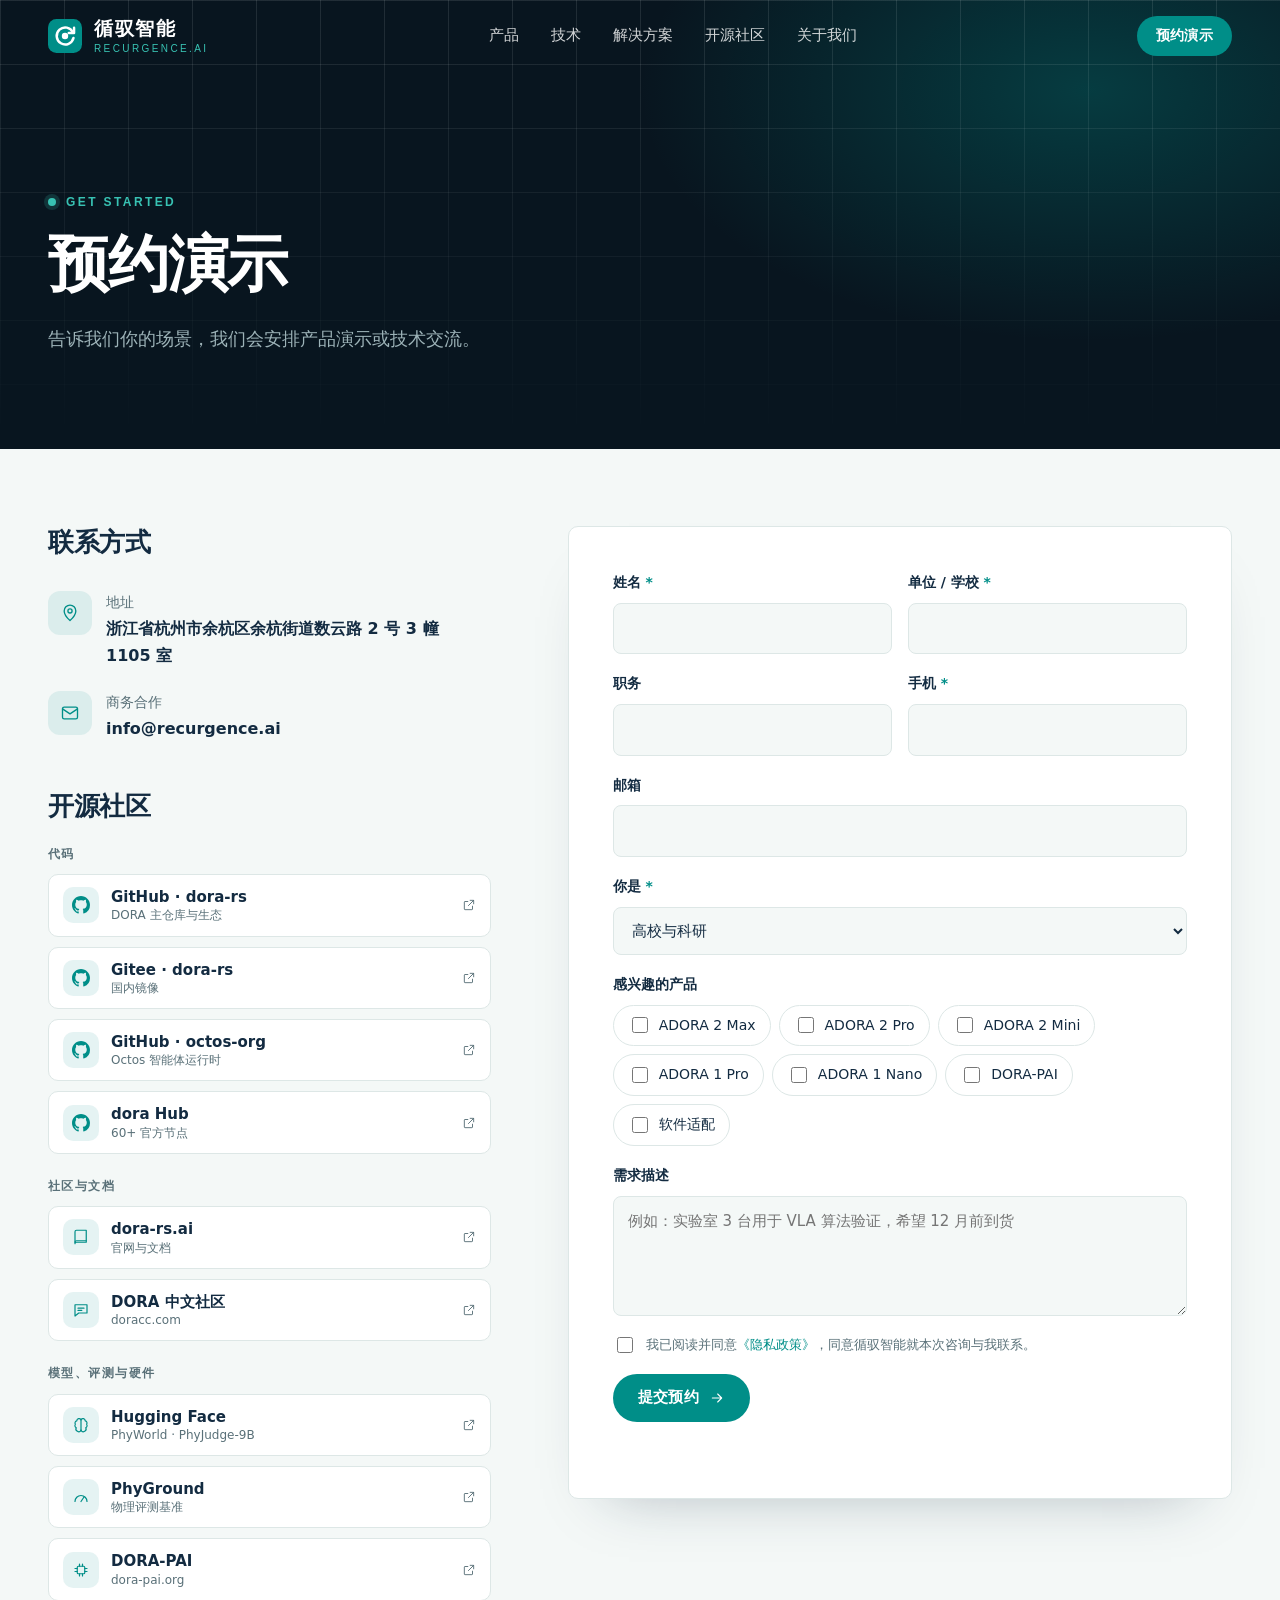
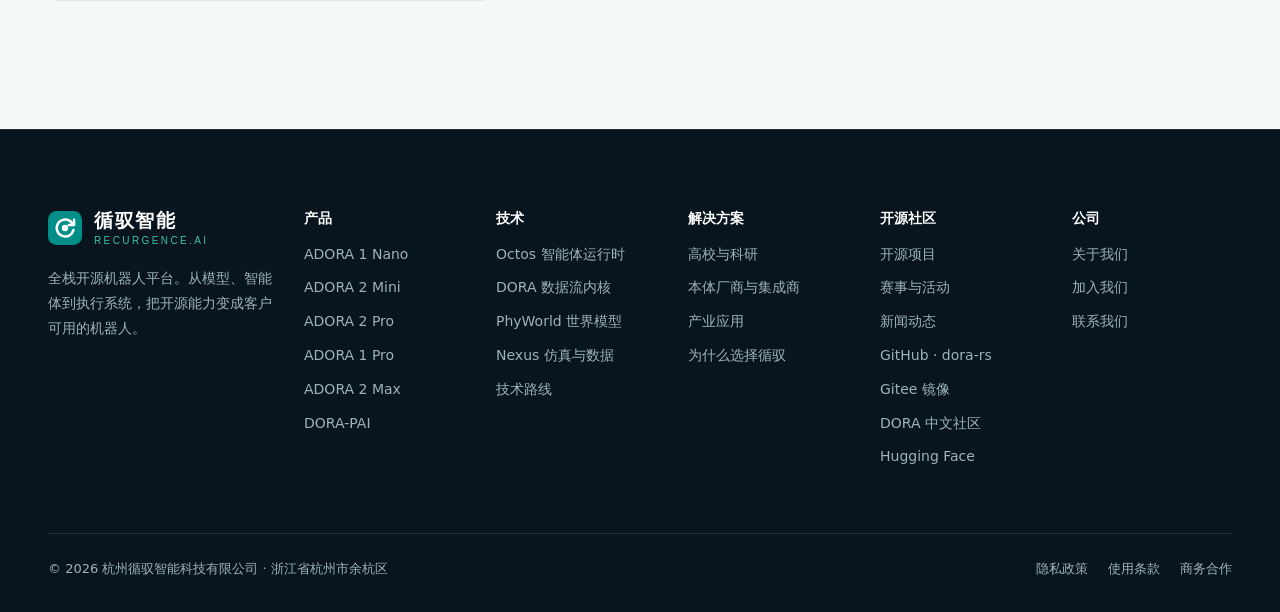
<file: contact.html>
<!doctype html>
<html lang="zh-CN">
<head>
<meta charset="utf-8">
<meta name="viewport" content="width=device-width, initial-scale=1">
<title>预约演示 · 联系我们 · 循驭智能</title>
<meta name="description" content="预约 ADORA 机器人与 DORA-PAI 演示，或咨询高校科研、本体适配与产业应用合作。">
<meta name="theme-color" content="#08151f">
<meta property="og:type" content="website">
<meta property="og:site_name" content="循驭智能">
<meta property="og:title" content="预约演示 · 联系我们 · 循驭智能">
<meta property="og:description" content="预约 ADORA 机器人与 DORA-PAI 演示，或咨询高校科研、本体适配与产业应用合作。">
<meta property="og:image" content="https://recurgence.ai/assets/img/og-cover.jpg">
<link rel="icon" href="assets/img/favicon.svg" type="image/svg+xml">
<link rel="stylesheet" href="assets/css/site.css">
</head>
<body>
<svg width="0" height="0" style="position:absolute" aria-hidden="true"><symbol id="i-arrow" viewBox="0 0 24 24" fill="none" stroke="currentColor" stroke-width="1.6" stroke-linecap="round" stroke-linejoin="round"><path d="M5 12h14M13 6l6 6-6 6"/></symbol><symbol id="i-check" viewBox="0 0 24 24" fill="none" stroke="currentColor" stroke-width="1.6" stroke-linecap="round" stroke-linejoin="round"><path d="M5 12.5l4.2 4.2L19 7"/></symbol><symbol id="i-brain" viewBox="0 0 24 24" fill="none" stroke="currentColor" stroke-width="1.6" stroke-linecap="round" stroke-linejoin="round"><path d="M12 5v14"/><path d="M12 5a3 3 0 0 0-5.6 1.4A3 3 0 0 0 4.5 11a3 3 0 0 0 1.2 4.6A3 3 0 0 0 12 19"/><path d="M12 5a3 3 0 0 1 5.6 1.4A3 3 0 0 1 19.5 11a3 3 0 0 1-1.2 4.6A3 3 0 0 1 12 19"/></symbol><symbol id="i-flow" viewBox="0 0 24 24" fill="none" stroke="currentColor" stroke-width="1.6" stroke-linecap="round" stroke-linejoin="round"><circle cx="5" cy="6" r="2"/><circle cx="5" cy="18" r="2"/><circle cx="19" cy="12" r="2"/><path d="M7 6h3a3 3 0 0 1 3 3 3 3 0 0 0 3 3h1M7 18h3a3 3 0 0 0 3-3 3 3 0 0 1 3-3"/></symbol><symbol id="i-robot" viewBox="0 0 24 24" fill="none" stroke="currentColor" stroke-width="1.6" stroke-linecap="round" stroke-linejoin="round"><rect x="5" y="8" width="14" height="10" rx="2"/><path d="M12 8V5"/><circle cx="12" cy="4" r="1"/><circle cx="9.5" cy="13" r="1.2"/><circle cx="14.5" cy="13" r="1.2"/><path d="M3 12v3M21 12v3"/></symbol><symbol id="i-chip" viewBox="0 0 24 24" fill="none" stroke="currentColor" stroke-width="1.6" stroke-linecap="round" stroke-linejoin="round"><rect x="7" y="7" width="10" height="10" rx="1.5"/><path d="M10 7V4M14 7V4M10 20v-3M14 20v-3M7 10H4M7 14H4M20 10h-3M20 14h-3"/></symbol><symbol id="i-wave" viewBox="0 0 24 24" fill="none" stroke="currentColor" stroke-width="1.6" stroke-linecap="round" stroke-linejoin="round"><path d="M2.5 9a14 14 0 0 1 19 0"/><path d="M5.5 12.2a10 10 0 0 1 13 0"/><path d="M8.5 15.4a5.5 5.5 0 0 1 7 0"/><circle cx="12" cy="18.6" r="1"/></symbol><symbol id="i-cube" viewBox="0 0 24 24" fill="none" stroke="currentColor" stroke-width="1.6" stroke-linecap="round" stroke-linejoin="round"><path d="M12 3l8 4.5v9L12 21l-8-4.5v-9L12 3z"/><path d="M4 7.5l8 4.5 8-4.5M12 12v9"/></symbol><symbol id="i-loop" viewBox="0 0 24 24" fill="none" stroke="currentColor" stroke-width="1.6" stroke-linecap="round" stroke-linejoin="round"><path d="M20 11a8 8 0 0 0-14.5-4.5M4 13a8 8 0 0 0 14.5 4.5"/><path d="M5 3v4h4M19 21v-4h-4"/></symbol><symbol id="i-shield" viewBox="0 0 24 24" fill="none" stroke="currentColor" stroke-width="1.6" stroke-linecap="round" stroke-linejoin="round"><path d="M12 3l7 3v5c0 4.5-3 8-7 10-4-2-7-5.5-7-10V6l7-3z"/><path d="M9 12l2 2 4-4"/></symbol><symbol id="i-layers" viewBox="0 0 24 24" fill="none" stroke="currentColor" stroke-width="1.6" stroke-linecap="round" stroke-linejoin="round"><path d="M12 3l9 5-9 5-9-5 9-5z"/><path d="M3 13l9 5 9-5"/></symbol><symbol id="i-spark" viewBox="0 0 24 24" fill="none" stroke="currentColor" stroke-width="1.6" stroke-linecap="round" stroke-linejoin="round"><path d="M12 3v4M12 17v4M3 12h4M17 12h4M6 6l2.5 2.5M15.5 15.5L18 18M6 18l2.5-2.5M15.5 8.5L18 6"/></symbol><symbol id="i-users" viewBox="0 0 24 24" fill="none" stroke="currentColor" stroke-width="1.6" stroke-linecap="round" stroke-linejoin="round"><circle cx="9" cy="8" r="3"/><path d="M3 20a6 6 0 0 1 12 0"/><circle cx="17" cy="9" r="2.5"/><path d="M15.5 14.2A5 5 0 0 1 21 19"/></symbol><symbol id="i-plug" viewBox="0 0 24 24" fill="none" stroke="currentColor" stroke-width="1.6" stroke-linecap="round" stroke-linejoin="round"><path d="M9 3v5M15 3v5M7 8h10v3a5 5 0 0 1-10 0V8zM12 16v5"/></symbol><symbol id="i-book" viewBox="0 0 24 24" fill="none" stroke="currentColor" stroke-width="1.6" stroke-linecap="round" stroke-linejoin="round"><path d="M4 5a2 2 0 0 1 2-2h13v16H6a2 2 0 0 0-2 2V5z"/><path d="M4 19a2 2 0 0 1 2-2h13"/></symbol><symbol id="i-factory" viewBox="0 0 24 24" fill="none" stroke="currentColor" stroke-width="1.6" stroke-linecap="round" stroke-linejoin="round"><path d="M3 21V10l6 4V10l6 4V6h6v15H3z"/><path d="M7 17h2M12 17h2M17 17h1"/></symbol><symbol id="i-link" viewBox="0 0 24 24" fill="none" stroke="currentColor" stroke-width="1.6" stroke-linecap="round" stroke-linejoin="round"><rect x="3" y="3" width="7" height="7" rx="1.5"/><rect x="14" y="14" width="7" height="7" rx="1.5"/><path d="M10 6.5h4a3 3 0 0 1 3 3V14"/></symbol><symbol id="i-eye" viewBox="0 0 24 24" fill="none" stroke="currentColor" stroke-width="1.6" stroke-linecap="round" stroke-linejoin="round"><path d="M2 12s3.5-7 10-7 10 7 10 7-3.5 7-10 7S2 12 2 12z"/><circle cx="12" cy="12" r="3"/></symbol><symbol id="i-mail" viewBox="0 0 24 24" fill="none" stroke="currentColor" stroke-width="1.6" stroke-linecap="round" stroke-linejoin="round"><rect x="3" y="5" width="18" height="14" rx="2"/><path d="M3 7l9 6 9-6"/></symbol><symbol id="i-pin" viewBox="0 0 24 24" fill="none" stroke="currentColor" stroke-width="1.6" stroke-linecap="round" stroke-linejoin="round"><path d="M12 21s-7-6.2-7-11.5a7 7 0 0 1 14 0C19 14.8 12 21 12 21z"/><circle cx="12" cy="9.5" r="2.5"/></symbol><symbol id="i-phone" viewBox="0 0 24 24" fill="none" stroke="currentColor" stroke-width="1.6" stroke-linecap="round" stroke-linejoin="round"><path d="M5 4h4l2 5-2.5 1.5a11 11 0 0 0 5 5L15 13l5 2v4a2 2 0 0 1-2 2A16 16 0 0 1 3 6a2 2 0 0 1 2-2z"/></symbol><symbol id="i-chat" viewBox="0 0 24 24" fill="none" stroke="currentColor" stroke-width="1.6" stroke-linecap="round" stroke-linejoin="round"><path d="M4 5h16v11H9l-5 4V5z"/><path d="M8 9.5h8M8 12.5h5"/></symbol><symbol id="i-menu" viewBox="0 0 24 24" fill="none" stroke="currentColor" stroke-width="1.6" stroke-linecap="round" stroke-linejoin="round"><path d="M4 7h16M4 12h16M4 17h16"/></symbol><symbol id="i-play" viewBox="0 0 24 24" fill="none" stroke="currentColor" stroke-width="1.6" stroke-linecap="round" stroke-linejoin="round"><path d="M8 5l11 7-11 7V5z"/></symbol><symbol id="i-db" viewBox="0 0 24 24" fill="none" stroke="currentColor" stroke-width="1.6" stroke-linecap="round" stroke-linejoin="round"><ellipse cx="12" cy="6" rx="8" ry="3"/><path d="M4 6v6c0 1.7 3.6 3 8 3s8-1.3 8-3V6M4 12v6c0 1.7 3.6 3 8 3s8-1.3 8-3v-6"/></symbol><symbol id="i-gauge" viewBox="0 0 24 24" fill="none" stroke="currentColor" stroke-width="1.6" stroke-linecap="round" stroke-linejoin="round"><path d="M4 18a8 8 0 1 1 16 0"/><path d="M12 18l4-6"/></symbol><symbol id="i-box" viewBox="0 0 24 24" fill="none" stroke="currentColor" stroke-width="1.6" stroke-linecap="round" stroke-linejoin="round"><rect x="4" y="4" width="16" height="16" rx="3"/><path d="M4 9h16M9 9v11"/></symbol><symbol id="i-film" viewBox="0 0 24 24" fill="none" stroke="currentColor" stroke-width="1.6" stroke-linecap="round" stroke-linejoin="round"><rect x="3" y="5" width="18" height="14" rx="2"/><path d="M10 9l5 3-5 3V9z"/></symbol><symbol id="i-ext" viewBox="0 0 24 24" fill="none" stroke="currentColor" stroke-width="1.6" stroke-linecap="round" stroke-linejoin="round"><path d="M14 4h6v6M20 4l-9 9M18 14v5a1 1 0 0 1-1 1H5a1 1 0 0 1-1-1V7a1 1 0 0 1 1-1h5"/></symbol><symbol id="i-flask" viewBox="0 0 24 24" fill="none" stroke="currentColor" stroke-width="1.6" stroke-linecap="round" stroke-linejoin="round"><path d="M9 3h6M10 3v6l-5.5 9.5A1.6 1.6 0 0 0 5.9 21h12.2a1.6 1.6 0 0 0 1.4-2.5L14 9V3"/><path d="M7.5 15h9"/></symbol><symbol id="i-github" viewBox="0 0 16 16"><path fill="currentColor" d="M8 0C3.58 0 0 3.58 0 8c0 3.54 2.29 6.53 5.47 7.59.4.07.55-.17.55-.38 0-.19-.01-.82-.01-1.49-2.01.37-2.53-.49-2.69-.94-.09-.23-.48-.94-.82-1.13-.28-.15-.68-.52-.01-.53.63-.01 1.08.58 1.23.82.72 1.21 1.87.87 2.33.66.07-.52.28-.87.51-1.07-1.78-.2-3.64-.89-3.64-3.95 0-.87.31-1.59.82-2.15-.08-.2-.36-1.02.08-2.12 0 0 .67-.21 2.2.82.64-.18 1.32-.27 2-.27.68 0 1.36.09 2 .27 1.53-1.04 2.2-.82 2.2-.82.44 1.1.16 1.92.08 2.12.51.56.82 1.27.82 2.15 0 3.07-1.87 3.75-3.65 3.95.29.25.54.73.54 1.48 0 1.07-.01 1.93-.01 2.2 0 .21.15.46.55.38A8.013 8.013 0 0016 8c0-4.42-3.58-8-8-8z"/></symbol></svg>

<header class="site-header">
  <div class="wrap">
    <a class="brand" href="index.html" aria-label="循驭智能 首页"><svg class="brand-mark" viewBox="0 0 36 36" aria-hidden="true"><rect width="36" height="36" rx="9" fill="#008E88"/><path d="M26.4 14.2A9 9 0 1 0 27 20" fill="none" stroke="#fff" stroke-width="2.6" stroke-linecap="round"/><path d="M27.6 9.2v5.6H22" fill="none" stroke="#fff" stroke-width="2.6" stroke-linecap="round" stroke-linejoin="round"/><circle cx="18" cy="18" r="3.4" fill="#fff"/></svg><span class="brand-text"><strong>循驭智能</strong><span>RECURGENCE.AI</span></span></a>
    <nav class="nav" aria-label="主导航"><a href="products.html">产品</a><a href="technology.html">技术</a><a href="solutions.html">解决方案</a><a href="community.html">开源社区</a><a href="about.html">关于我们</a></nav>
    <div class="header-cta">
      <a class="btn btn-primary" href="contact.html">预约演示</a>
      <button class="menu-toggle" type="button" aria-label="打开菜单" aria-expanded="false" aria-controls="mobile-nav"><svg><use href="#i-menu"/></svg></button>
    </div>
  </div>
</header>
<nav class="mobile-nav" id="mobile-nav" aria-label="移动端导航">
  <a href="index.html">首页</a><a href="products.html">产品</a><a href="technology.html">技术</a><a href="solutions.html">解决方案</a><a href="community.html">开源社区</a><a href="about.html">关于我们</a>
  <a class="btn btn-primary" href="contact.html">预约演示</a>
</nav>
<main id="main">
<section class="page-hero dark" style="padding-bottom:clamp(48px,6vw,80px)">
  <div class="grid-bg"></div>
  <div class="wrap reveal">
    <div class="eyebrow">Get Started</div>
    <h1 class="h1">预约演示</h1>
    <p class="lead">告诉我们你的场景，我们会安排产品演示或技术交流。</p>
  </div>
</section>

<section class="section paper" style="padding-top:clamp(48px,6vw,80px)">
  <div class="wrap contact-grid">
    <div class="reveal">
      <h2 class="h3">联系方式</h2>
      <ul class="contact-list">
        <li><div class="ico"><svg><use href="#i-pin"/></svg></div><div><b>地址</b><span>浙江省杭州市余杭区余杭街道数云路 2 号 3 幢 1105 室</span><br></div></li>
        <li><div class="ico"><svg><use href="#i-mail"/></svg></div><div><b>商务合作</b><span><a href="mailto:info@recurgence.ai">info@recurgence.ai</a></span></div></li>
      </ul>
      <h2 class="h3" style="margin-top:48px">开源社区</h2>
      <div class="oss-matrix"><div class="oss-group"><div class="oss-group-label">代码</div><div class="oss-tiles"><a class="oss-tile" href="https://github.com/dora-rs" target="_blank" rel="noopener"><span class="ico"><svg><use href="#i-github"/></svg></span><span class="t"><b>GitHub · dora-rs</b><span>DORA 主仓库与生态</span></span><svg class="go"><use href="#i-ext"/></svg></a><a class="oss-tile" href="https://gitee.com/dora-rs/dora" target="_blank" rel="noopener"><span class="ico"><svg><use href="#i-github"/></svg></span><span class="t"><b>Gitee · dora-rs</b><span>国内镜像</span></span><svg class="go"><use href="#i-ext"/></svg></a><a class="oss-tile" href="https://github.com/octos-org" target="_blank" rel="noopener"><span class="ico"><svg><use href="#i-github"/></svg></span><span class="t"><b>GitHub · octos-org</b><span>Octos 智能体运行时</span></span><svg class="go"><use href="#i-ext"/></svg></a><a class="oss-tile" href="https://github.com/dora-rs/dora-hub" target="_blank" rel="noopener"><span class="ico"><svg><use href="#i-github"/></svg></span><span class="t"><b>dora Hub</b><span>60+ 官方节点</span></span><svg class="go"><use href="#i-ext"/></svg></a></div></div><div class="oss-group"><div class="oss-group-label">社区与文档</div><div class="oss-tiles"><a class="oss-tile" href="https://dora-rs.ai" target="_blank" rel="noopener"><span class="ico"><svg><use href="#i-book"/></svg></span><span class="t"><b>dora-rs.ai</b><span>官网与文档</span></span><svg class="go"><use href="#i-ext"/></svg></a><a class="oss-tile" href="https://doracc.com" target="_blank" rel="noopener"><span class="ico"><svg><use href="#i-chat"/></svg></span><span class="t"><b>DORA 中文社区</b><span>doracc.com</span></span><svg class="go"><use href="#i-ext"/></svg></a></div></div><div class="oss-group"><div class="oss-group-label">模型、评测与硬件</div><div class="oss-tiles"><a class="oss-tile" href="https://huggingface.co/NU-World-Model-Embodied-AI" target="_blank" rel="noopener"><span class="ico"><svg><use href="#i-brain"/></svg></span><span class="t"><b>Hugging Face</b><span>PhyWorld · PhyJudge-9B</span></span><svg class="go"><use href="#i-ext"/></svg></a><a class="oss-tile" href="https://phyground.github.io" target="_blank" rel="noopener"><span class="ico"><svg><use href="#i-gauge"/></svg></span><span class="t"><b>PhyGround</b><span>物理评测基准</span></span><svg class="go"><use href="#i-ext"/></svg></a><a class="oss-tile" href="https://dora-pai.org" target="_blank" rel="noopener"><span class="ico"><svg><use href="#i-chip"/></svg></span><span class="t"><b>DORA-PAI</b><span>dora-pai.org</span></span><svg class="go"><use href="#i-ext"/></svg></a></div></div></div>
    </div>

    <form class="form reveal" data-contact data-mailto="info@recurgence.ai" novalidate>
      <label><span class="lbl">姓名 <span class="req">*</span></span><input name="name" required autocomplete="name"></label>
      <label><span class="lbl">单位 / 学校 <span class="req">*</span></span><input name="org" required autocomplete="organization"></label>
      <label><span class="lbl">职务</span><input name="title" autocomplete="organization-title"></label>
      <label><span class="lbl">手机 <span class="req">*</span></span><input name="phone" type="tel" required pattern="[0-9+\- ]{6,20}" autocomplete="tel"></label>
      <label class="full"><span class="lbl">邮箱</span><input name="email" type="email" autocomplete="email"></label>
      <label class="full"><span class="lbl">你是 <span class="req">*</span></span>
        <select name="segment" required>
          <option value="高校与科研">高校与科研</option>
          <option value="本体厂商 / 集成商">本体厂商 / 集成商</option>
          <option value="产业应用客户">产业应用客户</option>
          <option value="开发者 / 社区">开发者 / 社区</option>
          <option value="媒体 / 投资 / 其他">媒体 / 投资 / 其他</option>
        </select>
      </label>
      <div class="full">
        <div style="font-size:14px;font-weight:600;margin-bottom:8px">感兴趣的产品</div>
        <div class="checks">
          <label><input type="checkbox" name="interest" value="ADORA 2 Max">ADORA 2 Max</label>
          <label><input type="checkbox" name="interest" value="ADORA 2 Pro">ADORA 2 Pro</label>
          <label><input type="checkbox" name="interest" value="ADORA 2 Mini">ADORA 2 Mini</label>
          <label><input type="checkbox" name="interest" value="ADORA 1 Pro">ADORA 1 Pro</label>
          <label><input type="checkbox" name="interest" value="ADORA 1 Nano">ADORA 1 Nano</label>
          <label><input type="checkbox" name="interest" value="DORA-PAI">DORA-PAI</label>
          <label><input type="checkbox" name="interest" value="Octos / DORA 软件适配">软件适配</label>
        </div>
      </div>
      <label class="full"><span class="lbl">需求描述</span><textarea name="message" placeholder="例如：实验室 3 台用于 VLA 算法验证，希望 12 月前到货"></textarea></label>
      <label class="full consent"><input type="checkbox" required><span>我已阅读并同意<a href="privacy.html" class="accent">《隐私政策》</a>，同意循驭智能就本次咨询与我联系。</span></label>
      <div class="full"><button class="btn btn-primary" type="submit">提交预约<svg><use href="#i-arrow"/></svg></button></div>
      <div class="form-status" role="status"></div>
      
    </form>
  </div>
</section>

</main>

<footer class="site-footer">
  <div class="wrap">
    <div class="footer-top">
      <div class="footer-brand">
        <a class="brand" href="index.html"><svg class="brand-mark" viewBox="0 0 36 36" aria-hidden="true"><rect width="36" height="36" rx="9" fill="#008E88"/><path d="M26.4 14.2A9 9 0 1 0 27 20" fill="none" stroke="#fff" stroke-width="2.6" stroke-linecap="round"/><path d="M27.6 9.2v5.6H22" fill="none" stroke="#fff" stroke-width="2.6" stroke-linecap="round" stroke-linejoin="round"/><circle cx="18" cy="18" r="3.4" fill="#fff"/></svg><span class="brand-text"><strong>循驭智能</strong><span>RECURGENCE.AI</span></span></a>
        <p>全栈开源机器人平台。从模型、智能体到执行系统，把开源能力变成客户可用的机器人。</p>
      </div>
      <div><h4>产品</h4><ul>
        <li><a href="products.html#adora-1-nano">ADORA 1 Nano</a></li>
        <li><a href="products.html#adora-2-mini">ADORA 2 Mini</a></li>
        <li><a href="products.html#adora-2-pro">ADORA 2 Pro</a></li>
        <li><a href="products.html#adora-1-pro">ADORA 1 Pro</a></li>
        <li><a href="products.html#adora-2-max">ADORA 2 Max</a></li>
        <li><a href="products.html#dora-pai">DORA-PAI</a></li>
      </ul></div>
      <div><h4>技术</h4><ul>
        <li><a href="technology.html#octos">Octos 智能体运行时</a></li>
        <li><a href="technology.html#dora">DORA 数据流内核</a></li>
        <li><a href="technology.html#phyworld">PhyWorld 世界模型</a></li>
        <li><a href="technology.html#nexus">Nexus 仿真与数据</a></li>
        <li><a href="technology.html#roadmap">技术路线</a></li>
      </ul></div>
      <div><h4>解决方案</h4><ul>
        <li><a href="solutions.html#academic">高校与科研</a></li>
        <li><a href="solutions.html#oem">本体厂商与集成商</a></li>
        <li><a href="solutions.html#industry">产业应用</a></li>
        <li><a href="solutions.html#why">为什么选择循驭</a></li>
      </ul></div>
      <div><h4>开源社区</h4><ul>
        <li><a href="community.html#projects">开源项目</a></li>
        <li><a href="community.html#events">赛事与活动</a></li>
        <li><a href="community.html#news">新闻动态</a></li>
        <li><a href="https://github.com/dora-rs" target="_blank" rel="noopener">GitHub · dora-rs</a></li>
        <li><a href="https://gitee.com/dora-rs/dora" target="_blank" rel="noopener">Gitee 镜像</a></li>
        <li><a href="https://doracc.com" target="_blank" rel="noopener">DORA 中文社区</a></li>
        <li><a href="https://huggingface.co/NU-World-Model-Embodied-AI" target="_blank" rel="noopener">Hugging Face</a></li>
      </ul></div>
      <div><h4>公司</h4><ul>
        <li><a href="about.html">关于我们</a></li>
        <li><a href="about.html#careers">加入我们</a></li>
        <li><a href="contact.html">联系我们</a></li>
      </ul></div>
    </div>
    <div class="footer-bottom">
      <div>© <span data-year>2026</span> 杭州循驭智能科技有限公司 · 浙江省杭州市余杭区
        </div>
      <nav><a href="privacy.html">隐私政策</a><a href="terms.html">使用条款</a><a href="contact.html">商务合作</a></nav>
    </div>
  </div>
</footer>

<script src="assets/js/site.js" defer></script>
</body>
</html>
</file>
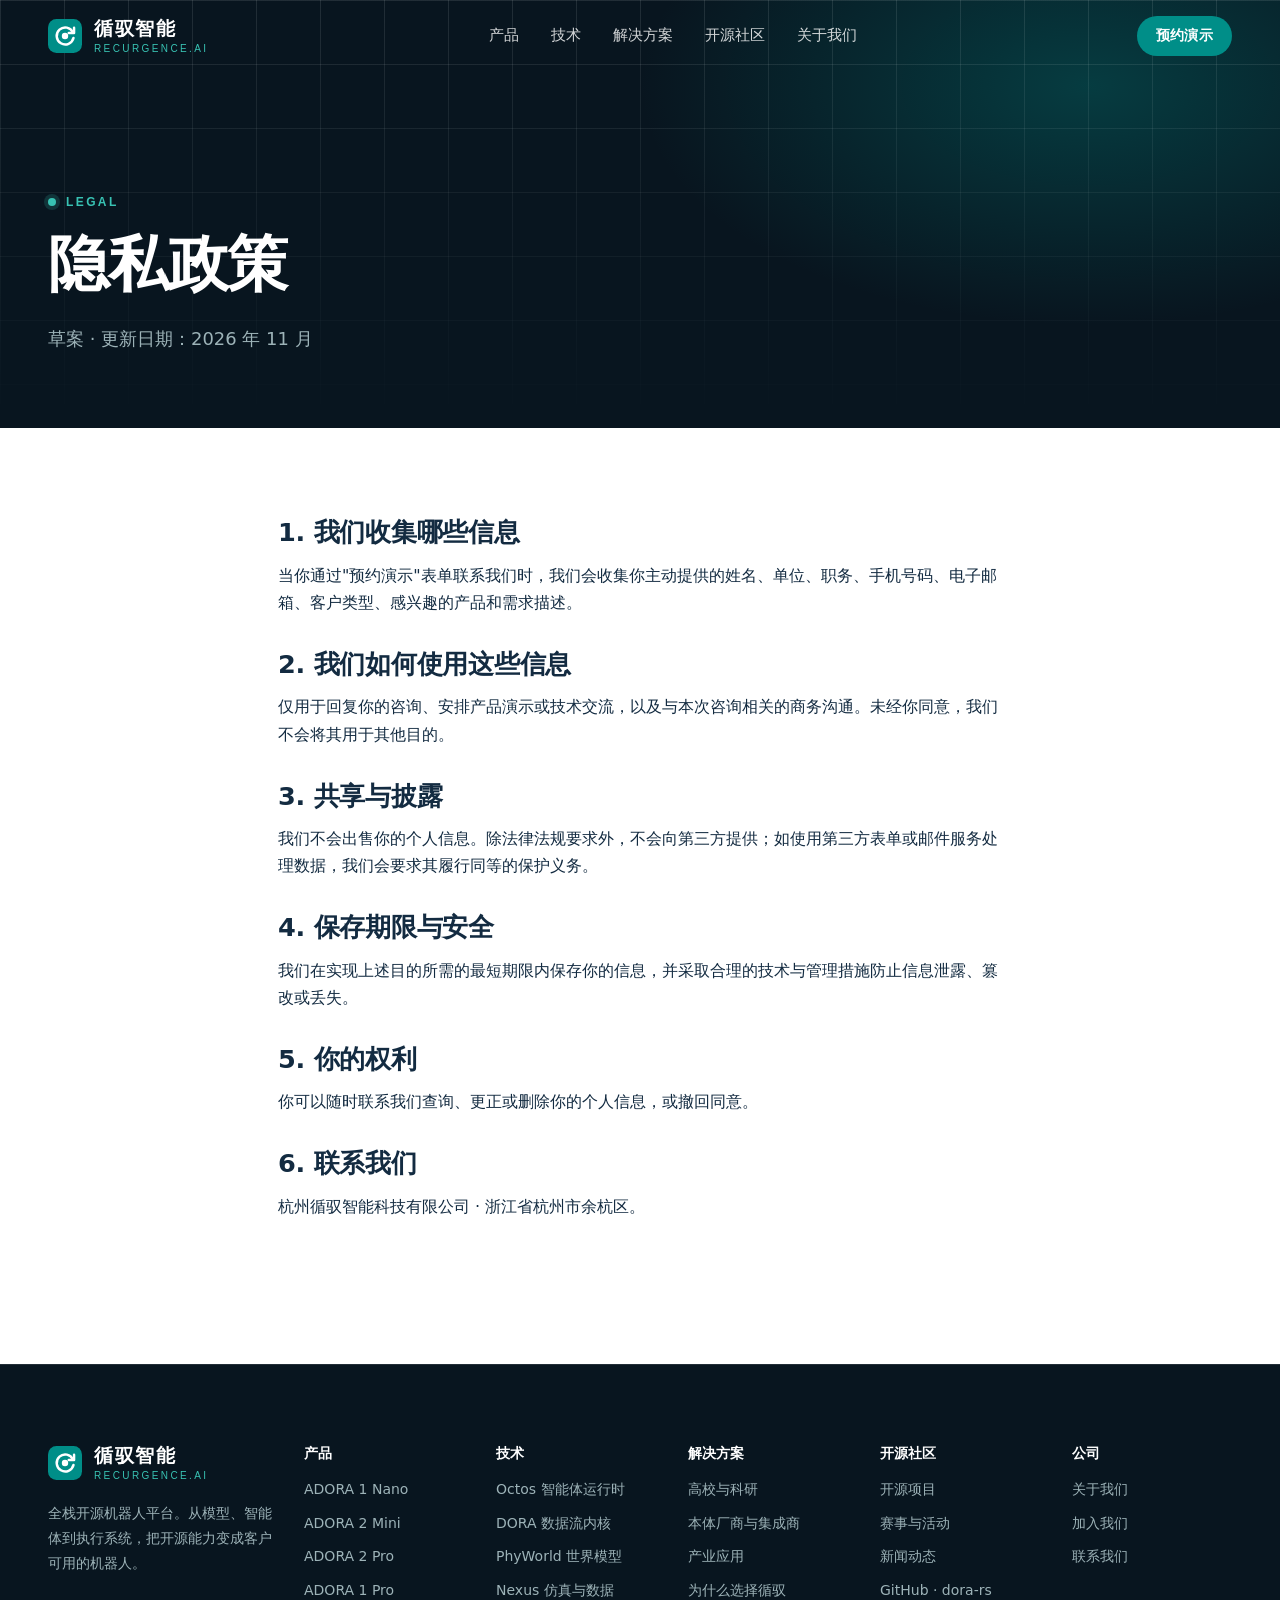
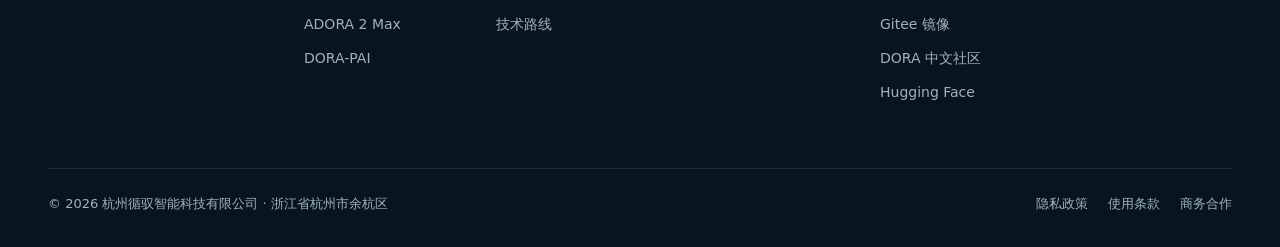
<file: privacy.html>
<!doctype html>
<html lang="zh-CN">
<head>
<meta charset="utf-8">
<meta name="viewport" content="width=device-width, initial-scale=1">
<title>隐私政策 · 循驭智能</title>
<meta name="description" content="杭州循驭智能科技有限公司网站隐私政策。">
<meta name="theme-color" content="#08151f">
<meta property="og:type" content="website">
<meta property="og:site_name" content="循驭智能">
<meta property="og:title" content="隐私政策 · 循驭智能">
<meta property="og:description" content="杭州循驭智能科技有限公司网站隐私政策。">
<meta property="og:image" content="https://recurgence.ai/assets/img/og-cover.jpg">
<link rel="icon" href="assets/img/favicon.svg" type="image/svg+xml">
<link rel="stylesheet" href="assets/css/site.css">
</head>
<body>
<svg width="0" height="0" style="position:absolute" aria-hidden="true"><symbol id="i-arrow" viewBox="0 0 24 24" fill="none" stroke="currentColor" stroke-width="1.6" stroke-linecap="round" stroke-linejoin="round"><path d="M5 12h14M13 6l6 6-6 6"/></symbol><symbol id="i-check" viewBox="0 0 24 24" fill="none" stroke="currentColor" stroke-width="1.6" stroke-linecap="round" stroke-linejoin="round"><path d="M5 12.5l4.2 4.2L19 7"/></symbol><symbol id="i-brain" viewBox="0 0 24 24" fill="none" stroke="currentColor" stroke-width="1.6" stroke-linecap="round" stroke-linejoin="round"><path d="M12 5v14"/><path d="M12 5a3 3 0 0 0-5.6 1.4A3 3 0 0 0 4.5 11a3 3 0 0 0 1.2 4.6A3 3 0 0 0 12 19"/><path d="M12 5a3 3 0 0 1 5.6 1.4A3 3 0 0 1 19.5 11a3 3 0 0 1-1.2 4.6A3 3 0 0 1 12 19"/></symbol><symbol id="i-flow" viewBox="0 0 24 24" fill="none" stroke="currentColor" stroke-width="1.6" stroke-linecap="round" stroke-linejoin="round"><circle cx="5" cy="6" r="2"/><circle cx="5" cy="18" r="2"/><circle cx="19" cy="12" r="2"/><path d="M7 6h3a3 3 0 0 1 3 3 3 3 0 0 0 3 3h1M7 18h3a3 3 0 0 0 3-3 3 3 0 0 1 3-3"/></symbol><symbol id="i-robot" viewBox="0 0 24 24" fill="none" stroke="currentColor" stroke-width="1.6" stroke-linecap="round" stroke-linejoin="round"><rect x="5" y="8" width="14" height="10" rx="2"/><path d="M12 8V5"/><circle cx="12" cy="4" r="1"/><circle cx="9.5" cy="13" r="1.2"/><circle cx="14.5" cy="13" r="1.2"/><path d="M3 12v3M21 12v3"/></symbol><symbol id="i-chip" viewBox="0 0 24 24" fill="none" stroke="currentColor" stroke-width="1.6" stroke-linecap="round" stroke-linejoin="round"><rect x="7" y="7" width="10" height="10" rx="1.5"/><path d="M10 7V4M14 7V4M10 20v-3M14 20v-3M7 10H4M7 14H4M20 10h-3M20 14h-3"/></symbol><symbol id="i-wave" viewBox="0 0 24 24" fill="none" stroke="currentColor" stroke-width="1.6" stroke-linecap="round" stroke-linejoin="round"><path d="M2.5 9a14 14 0 0 1 19 0"/><path d="M5.5 12.2a10 10 0 0 1 13 0"/><path d="M8.5 15.4a5.5 5.5 0 0 1 7 0"/><circle cx="12" cy="18.6" r="1"/></symbol><symbol id="i-cube" viewBox="0 0 24 24" fill="none" stroke="currentColor" stroke-width="1.6" stroke-linecap="round" stroke-linejoin="round"><path d="M12 3l8 4.5v9L12 21l-8-4.5v-9L12 3z"/><path d="M4 7.5l8 4.5 8-4.5M12 12v9"/></symbol><symbol id="i-loop" viewBox="0 0 24 24" fill="none" stroke="currentColor" stroke-width="1.6" stroke-linecap="round" stroke-linejoin="round"><path d="M20 11a8 8 0 0 0-14.5-4.5M4 13a8 8 0 0 0 14.5 4.5"/><path d="M5 3v4h4M19 21v-4h-4"/></symbol><symbol id="i-shield" viewBox="0 0 24 24" fill="none" stroke="currentColor" stroke-width="1.6" stroke-linecap="round" stroke-linejoin="round"><path d="M12 3l7 3v5c0 4.5-3 8-7 10-4-2-7-5.5-7-10V6l7-3z"/><path d="M9 12l2 2 4-4"/></symbol><symbol id="i-layers" viewBox="0 0 24 24" fill="none" stroke="currentColor" stroke-width="1.6" stroke-linecap="round" stroke-linejoin="round"><path d="M12 3l9 5-9 5-9-5 9-5z"/><path d="M3 13l9 5 9-5"/></symbol><symbol id="i-spark" viewBox="0 0 24 24" fill="none" stroke="currentColor" stroke-width="1.6" stroke-linecap="round" stroke-linejoin="round"><path d="M12 3v4M12 17v4M3 12h4M17 12h4M6 6l2.5 2.5M15.5 15.5L18 18M6 18l2.5-2.5M15.5 8.5L18 6"/></symbol><symbol id="i-users" viewBox="0 0 24 24" fill="none" stroke="currentColor" stroke-width="1.6" stroke-linecap="round" stroke-linejoin="round"><circle cx="9" cy="8" r="3"/><path d="M3 20a6 6 0 0 1 12 0"/><circle cx="17" cy="9" r="2.5"/><path d="M15.5 14.2A5 5 0 0 1 21 19"/></symbol><symbol id="i-plug" viewBox="0 0 24 24" fill="none" stroke="currentColor" stroke-width="1.6" stroke-linecap="round" stroke-linejoin="round"><path d="M9 3v5M15 3v5M7 8h10v3a5 5 0 0 1-10 0V8zM12 16v5"/></symbol><symbol id="i-book" viewBox="0 0 24 24" fill="none" stroke="currentColor" stroke-width="1.6" stroke-linecap="round" stroke-linejoin="round"><path d="M4 5a2 2 0 0 1 2-2h13v16H6a2 2 0 0 0-2 2V5z"/><path d="M4 19a2 2 0 0 1 2-2h13"/></symbol><symbol id="i-factory" viewBox="0 0 24 24" fill="none" stroke="currentColor" stroke-width="1.6" stroke-linecap="round" stroke-linejoin="round"><path d="M3 21V10l6 4V10l6 4V6h6v15H3z"/><path d="M7 17h2M12 17h2M17 17h1"/></symbol><symbol id="i-link" viewBox="0 0 24 24" fill="none" stroke="currentColor" stroke-width="1.6" stroke-linecap="round" stroke-linejoin="round"><rect x="3" y="3" width="7" height="7" rx="1.5"/><rect x="14" y="14" width="7" height="7" rx="1.5"/><path d="M10 6.5h4a3 3 0 0 1 3 3V14"/></symbol><symbol id="i-eye" viewBox="0 0 24 24" fill="none" stroke="currentColor" stroke-width="1.6" stroke-linecap="round" stroke-linejoin="round"><path d="M2 12s3.5-7 10-7 10 7 10 7-3.5 7-10 7S2 12 2 12z"/><circle cx="12" cy="12" r="3"/></symbol><symbol id="i-mail" viewBox="0 0 24 24" fill="none" stroke="currentColor" stroke-width="1.6" stroke-linecap="round" stroke-linejoin="round"><rect x="3" y="5" width="18" height="14" rx="2"/><path d="M3 7l9 6 9-6"/></symbol><symbol id="i-pin" viewBox="0 0 24 24" fill="none" stroke="currentColor" stroke-width="1.6" stroke-linecap="round" stroke-linejoin="round"><path d="M12 21s-7-6.2-7-11.5a7 7 0 0 1 14 0C19 14.8 12 21 12 21z"/><circle cx="12" cy="9.5" r="2.5"/></symbol><symbol id="i-phone" viewBox="0 0 24 24" fill="none" stroke="currentColor" stroke-width="1.6" stroke-linecap="round" stroke-linejoin="round"><path d="M5 4h4l2 5-2.5 1.5a11 11 0 0 0 5 5L15 13l5 2v4a2 2 0 0 1-2 2A16 16 0 0 1 3 6a2 2 0 0 1 2-2z"/></symbol><symbol id="i-chat" viewBox="0 0 24 24" fill="none" stroke="currentColor" stroke-width="1.6" stroke-linecap="round" stroke-linejoin="round"><path d="M4 5h16v11H9l-5 4V5z"/><path d="M8 9.5h8M8 12.5h5"/></symbol><symbol id="i-menu" viewBox="0 0 24 24" fill="none" stroke="currentColor" stroke-width="1.6" stroke-linecap="round" stroke-linejoin="round"><path d="M4 7h16M4 12h16M4 17h16"/></symbol><symbol id="i-play" viewBox="0 0 24 24" fill="none" stroke="currentColor" stroke-width="1.6" stroke-linecap="round" stroke-linejoin="round"><path d="M8 5l11 7-11 7V5z"/></symbol><symbol id="i-db" viewBox="0 0 24 24" fill="none" stroke="currentColor" stroke-width="1.6" stroke-linecap="round" stroke-linejoin="round"><ellipse cx="12" cy="6" rx="8" ry="3"/><path d="M4 6v6c0 1.7 3.6 3 8 3s8-1.3 8-3V6M4 12v6c0 1.7 3.6 3 8 3s8-1.3 8-3v-6"/></symbol><symbol id="i-gauge" viewBox="0 0 24 24" fill="none" stroke="currentColor" stroke-width="1.6" stroke-linecap="round" stroke-linejoin="round"><path d="M4 18a8 8 0 1 1 16 0"/><path d="M12 18l4-6"/></symbol><symbol id="i-box" viewBox="0 0 24 24" fill="none" stroke="currentColor" stroke-width="1.6" stroke-linecap="round" stroke-linejoin="round"><rect x="4" y="4" width="16" height="16" rx="3"/><path d="M4 9h16M9 9v11"/></symbol><symbol id="i-film" viewBox="0 0 24 24" fill="none" stroke="currentColor" stroke-width="1.6" stroke-linecap="round" stroke-linejoin="round"><rect x="3" y="5" width="18" height="14" rx="2"/><path d="M10 9l5 3-5 3V9z"/></symbol><symbol id="i-ext" viewBox="0 0 24 24" fill="none" stroke="currentColor" stroke-width="1.6" stroke-linecap="round" stroke-linejoin="round"><path d="M14 4h6v6M20 4l-9 9M18 14v5a1 1 0 0 1-1 1H5a1 1 0 0 1-1-1V7a1 1 0 0 1 1-1h5"/></symbol><symbol id="i-flask" viewBox="0 0 24 24" fill="none" stroke="currentColor" stroke-width="1.6" stroke-linecap="round" stroke-linejoin="round"><path d="M9 3h6M10 3v6l-5.5 9.5A1.6 1.6 0 0 0 5.9 21h12.2a1.6 1.6 0 0 0 1.4-2.5L14 9V3"/><path d="M7.5 15h9"/></symbol><symbol id="i-github" viewBox="0 0 16 16"><path fill="currentColor" d="M8 0C3.58 0 0 3.58 0 8c0 3.54 2.29 6.53 5.47 7.59.4.07.55-.17.55-.38 0-.19-.01-.82-.01-1.49-2.01.37-2.53-.49-2.69-.94-.09-.23-.48-.94-.82-1.13-.28-.15-.68-.52-.01-.53.63-.01 1.08.58 1.23.82.72 1.21 1.87.87 2.33.66.07-.52.28-.87.51-1.07-1.78-.2-3.64-.89-3.64-3.95 0-.87.31-1.59.82-2.15-.08-.2-.36-1.02.08-2.12 0 0 .67-.21 2.2.82.64-.18 1.32-.27 2-.27.68 0 1.36.09 2 .27 1.53-1.04 2.2-.82 2.2-.82.44 1.1.16 1.92.08 2.12.51.56.82 1.27.82 2.15 0 3.07-1.87 3.75-3.65 3.95.29.25.54.73.54 1.48 0 1.07-.01 1.93-.01 2.2 0 .21.15.46.55.38A8.013 8.013 0 0016 8c0-4.42-3.58-8-8-8z"/></symbol></svg>

<header class="site-header">
  <div class="wrap">
    <a class="brand" href="index.html" aria-label="循驭智能 首页"><svg class="brand-mark" viewBox="0 0 36 36" aria-hidden="true"><rect width="36" height="36" rx="9" fill="#008E88"/><path d="M26.4 14.2A9 9 0 1 0 27 20" fill="none" stroke="#fff" stroke-width="2.6" stroke-linecap="round"/><path d="M27.6 9.2v5.6H22" fill="none" stroke="#fff" stroke-width="2.6" stroke-linecap="round" stroke-linejoin="round"/><circle cx="18" cy="18" r="3.4" fill="#fff"/></svg><span class="brand-text"><strong>循驭智能</strong><span>RECURGENCE.AI</span></span></a>
    <nav class="nav" aria-label="主导航"><a href="products.html">产品</a><a href="technology.html">技术</a><a href="solutions.html">解决方案</a><a href="community.html">开源社区</a><a href="about.html">关于我们</a></nav>
    <div class="header-cta">
      <a class="btn btn-primary" href="contact.html">预约演示</a>
      <button class="menu-toggle" type="button" aria-label="打开菜单" aria-expanded="false" aria-controls="mobile-nav"><svg><use href="#i-menu"/></svg></button>
    </div>
  </div>
</header>
<nav class="mobile-nav" id="mobile-nav" aria-label="移动端导航">
  <a href="index.html">首页</a><a href="products.html">产品</a><a href="technology.html">技术</a><a href="solutions.html">解决方案</a><a href="community.html">开源社区</a><a href="about.html">关于我们</a>
  <a class="btn btn-primary" href="contact.html">预约演示</a>
</nav>
<main id="main">
<section class="page-hero dark" style="padding-bottom:56px">
  <div class="grid-bg"></div>
  <div class="wrap"><div class="eyebrow">Legal</div><h1 class="h1">隐私政策</h1><p class="lead">草案 · 更新日期：2026 年 11 月</p></div>
</section>
<section class="section" style="padding-top:56px">
  <div class="wrap" style="max-width:820px">
    
    <h2 class="h3" style="margin:32px 0 12px">1. 我们收集哪些信息</h2>
    <p>当你通过"预约演示"表单联系我们时，我们会收集你主动提供的姓名、单位、职务、手机号码、电子邮箱、客户类型、感兴趣的产品和需求描述。</p>
    <h2 class="h3" style="margin:32px 0 12px">2. 我们如何使用这些信息</h2>
    <p>仅用于回复你的咨询、安排产品演示或技术交流，以及与本次咨询相关的商务沟通。未经你同意，我们不会将其用于其他目的。</p>
    <h2 class="h3" style="margin:32px 0 12px">3. 共享与披露</h2>
    <p>我们不会出售你的个人信息。除法律法规要求外，不会向第三方提供；如使用第三方表单或邮件服务处理数据，我们会要求其履行同等的保护义务。</p>
    <h2 class="h3" style="margin:32px 0 12px">4. 保存期限与安全</h2>
    <p>我们在实现上述目的所需的最短期限内保存你的信息，并采取合理的技术与管理措施防止信息泄露、篡改或丢失。</p>
    <h2 class="h3" style="margin:32px 0 12px">5. 你的权利</h2>
    <p>你可以随时联系我们查询、更正或删除你的个人信息，或撤回同意。</p>
    <h2 class="h3" style="margin:32px 0 12px">6. 联系我们</h2>
    <p>杭州循驭智能科技有限公司 · 浙江省杭州市余杭区。</p>
  </div>
</section>

</main>

<footer class="site-footer">
  <div class="wrap">
    <div class="footer-top">
      <div class="footer-brand">
        <a class="brand" href="index.html"><svg class="brand-mark" viewBox="0 0 36 36" aria-hidden="true"><rect width="36" height="36" rx="9" fill="#008E88"/><path d="M26.4 14.2A9 9 0 1 0 27 20" fill="none" stroke="#fff" stroke-width="2.6" stroke-linecap="round"/><path d="M27.6 9.2v5.6H22" fill="none" stroke="#fff" stroke-width="2.6" stroke-linecap="round" stroke-linejoin="round"/><circle cx="18" cy="18" r="3.4" fill="#fff"/></svg><span class="brand-text"><strong>循驭智能</strong><span>RECURGENCE.AI</span></span></a>
        <p>全栈开源机器人平台。从模型、智能体到执行系统，把开源能力变成客户可用的机器人。</p>
      </div>
      <div><h4>产品</h4><ul>
        <li><a href="products.html#adora-1-nano">ADORA 1 Nano</a></li>
        <li><a href="products.html#adora-2-mini">ADORA 2 Mini</a></li>
        <li><a href="products.html#adora-2-pro">ADORA 2 Pro</a></li>
        <li><a href="products.html#adora-1-pro">ADORA 1 Pro</a></li>
        <li><a href="products.html#adora-2-max">ADORA 2 Max</a></li>
        <li><a href="products.html#dora-pai">DORA-PAI</a></li>
      </ul></div>
      <div><h4>技术</h4><ul>
        <li><a href="technology.html#octos">Octos 智能体运行时</a></li>
        <li><a href="technology.html#dora">DORA 数据流内核</a></li>
        <li><a href="technology.html#phyworld">PhyWorld 世界模型</a></li>
        <li><a href="technology.html#nexus">Nexus 仿真与数据</a></li>
        <li><a href="technology.html#roadmap">技术路线</a></li>
      </ul></div>
      <div><h4>解决方案</h4><ul>
        <li><a href="solutions.html#academic">高校与科研</a></li>
        <li><a href="solutions.html#oem">本体厂商与集成商</a></li>
        <li><a href="solutions.html#industry">产业应用</a></li>
        <li><a href="solutions.html#why">为什么选择循驭</a></li>
      </ul></div>
      <div><h4>开源社区</h4><ul>
        <li><a href="community.html#projects">开源项目</a></li>
        <li><a href="community.html#events">赛事与活动</a></li>
        <li><a href="community.html#news">新闻动态</a></li>
        <li><a href="https://github.com/dora-rs" target="_blank" rel="noopener">GitHub · dora-rs</a></li>
        <li><a href="https://gitee.com/dora-rs/dora" target="_blank" rel="noopener">Gitee 镜像</a></li>
        <li><a href="https://doracc.com" target="_blank" rel="noopener">DORA 中文社区</a></li>
        <li><a href="https://huggingface.co/NU-World-Model-Embodied-AI" target="_blank" rel="noopener">Hugging Face</a></li>
      </ul></div>
      <div><h4>公司</h4><ul>
        <li><a href="about.html">关于我们</a></li>
        <li><a href="about.html#careers">加入我们</a></li>
        <li><a href="contact.html">联系我们</a></li>
      </ul></div>
    </div>
    <div class="footer-bottom">
      <div>© <span data-year>2026</span> 杭州循驭智能科技有限公司 · 浙江省杭州市余杭区
        </div>
      <nav><a href="privacy.html">隐私政策</a><a href="terms.html">使用条款</a><a href="contact.html">商务合作</a></nav>
    </div>
  </div>
</footer>

<script src="assets/js/site.js" defer></script>
</body>
</html>
</file>
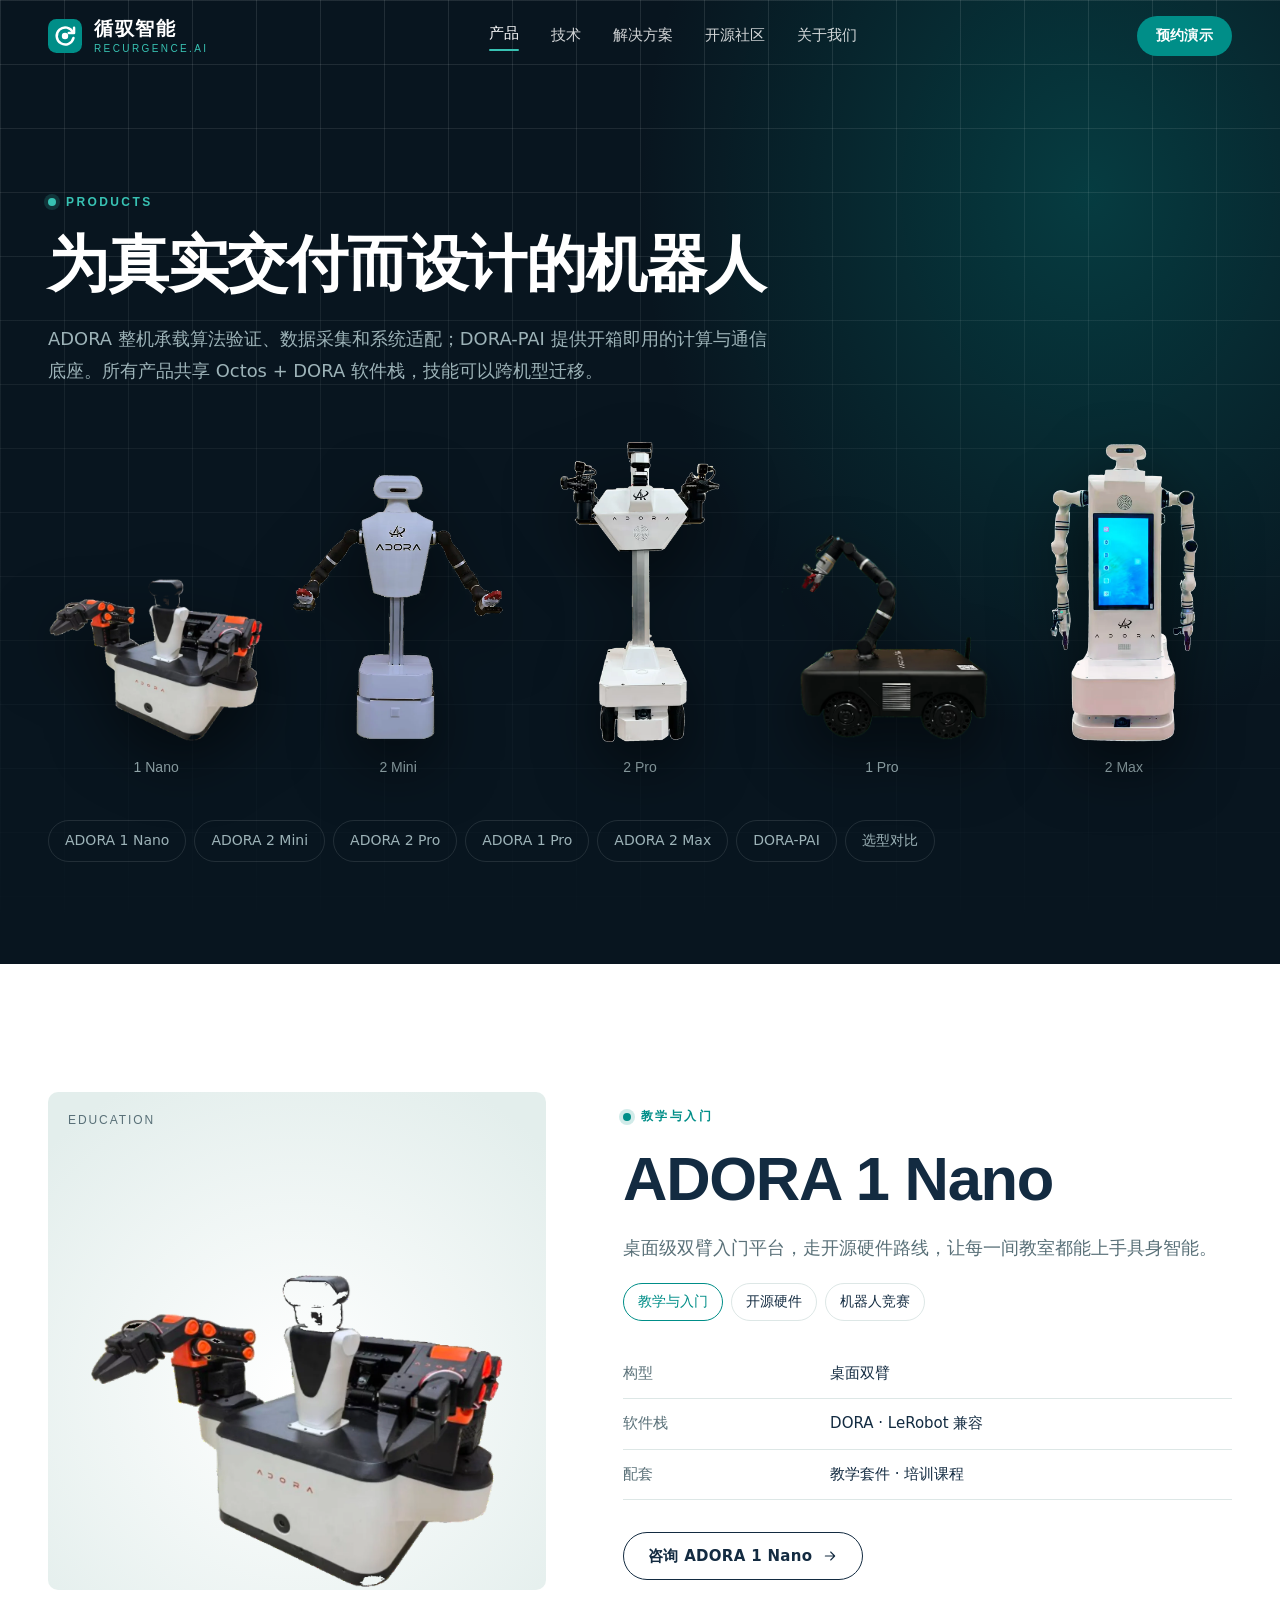
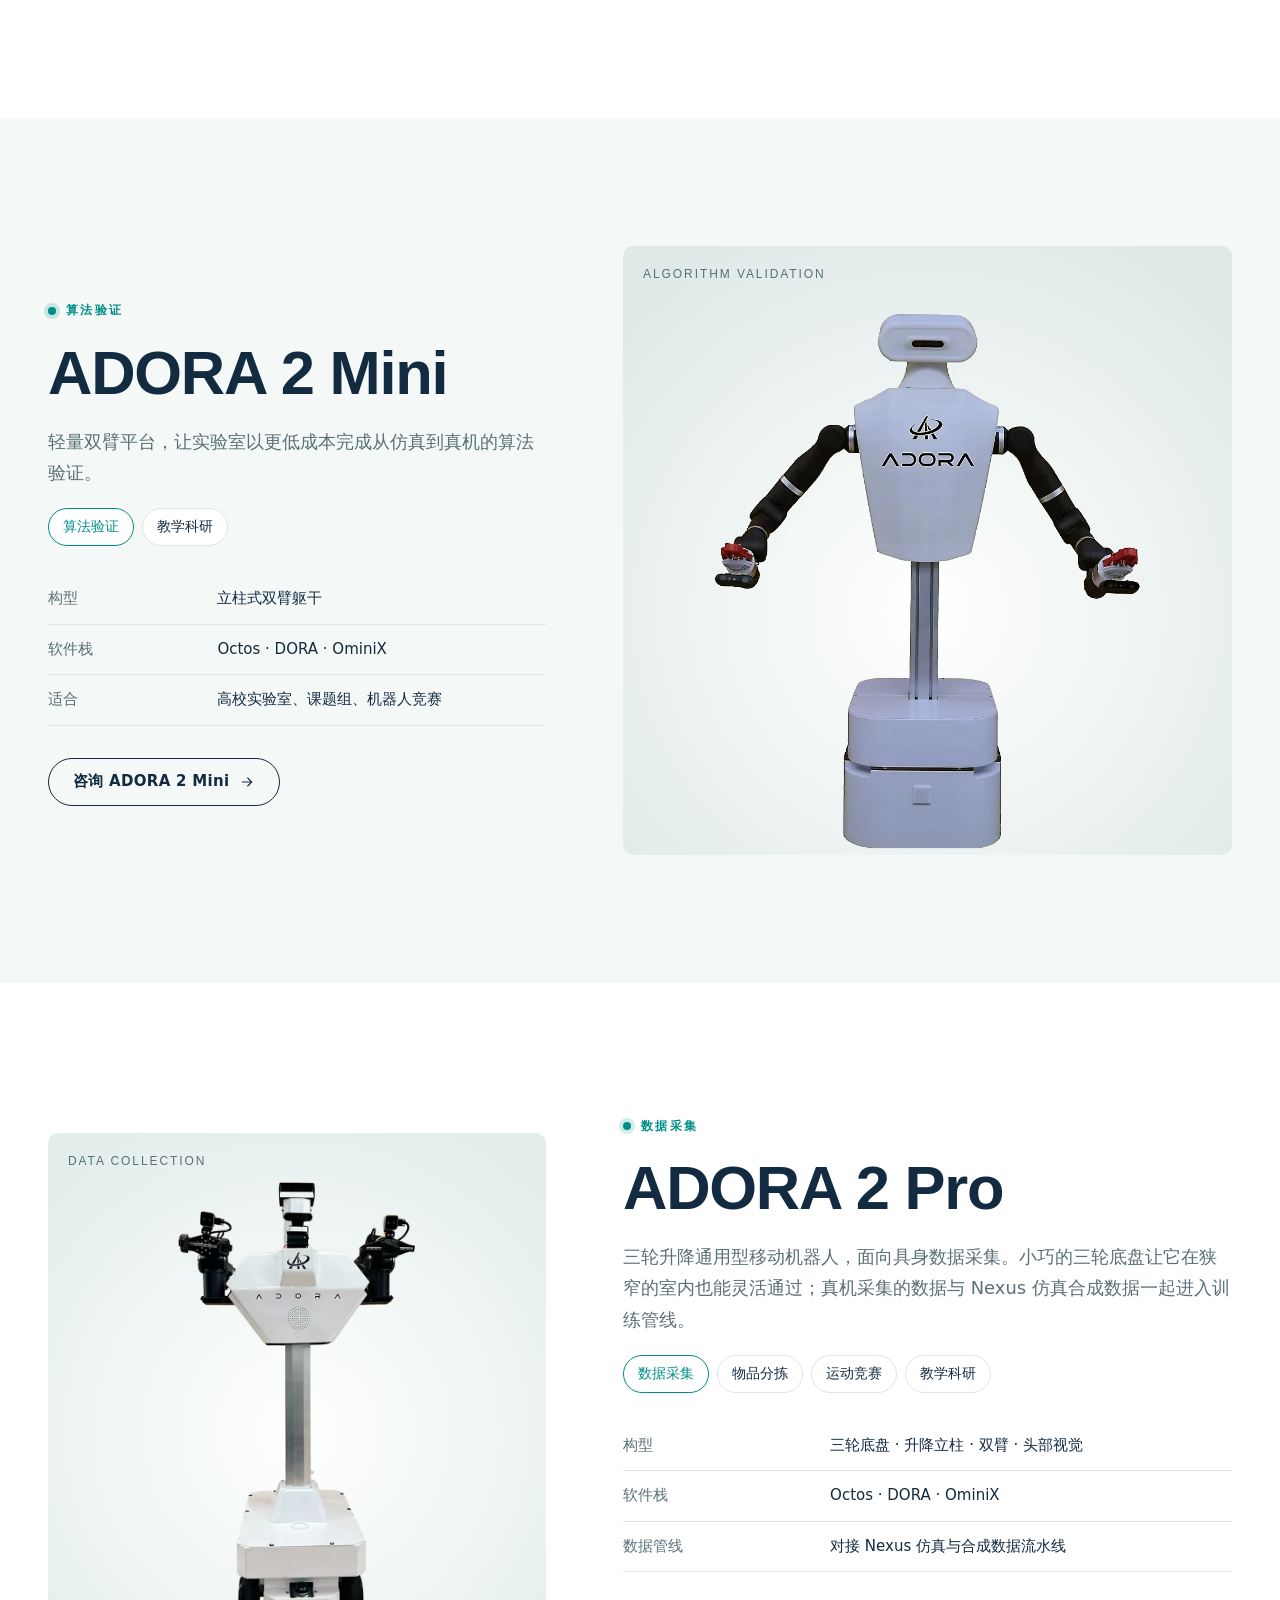
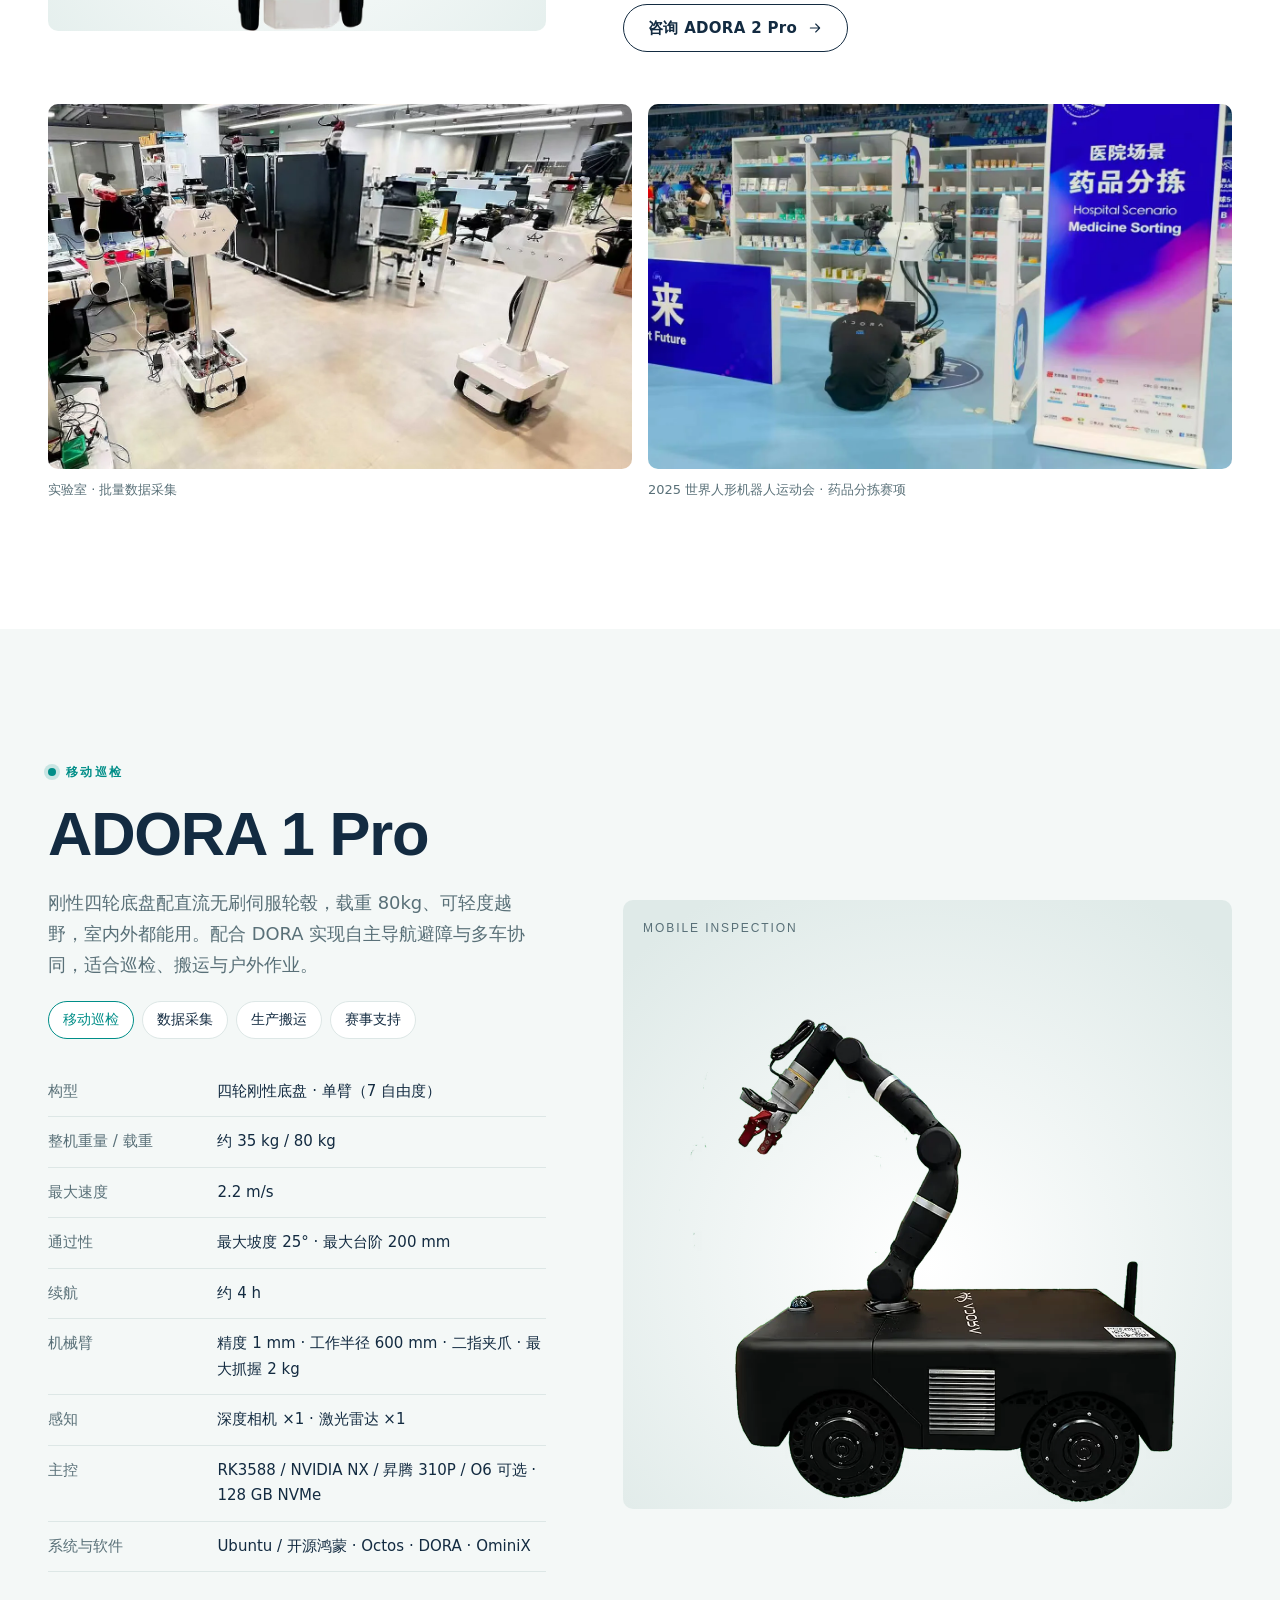
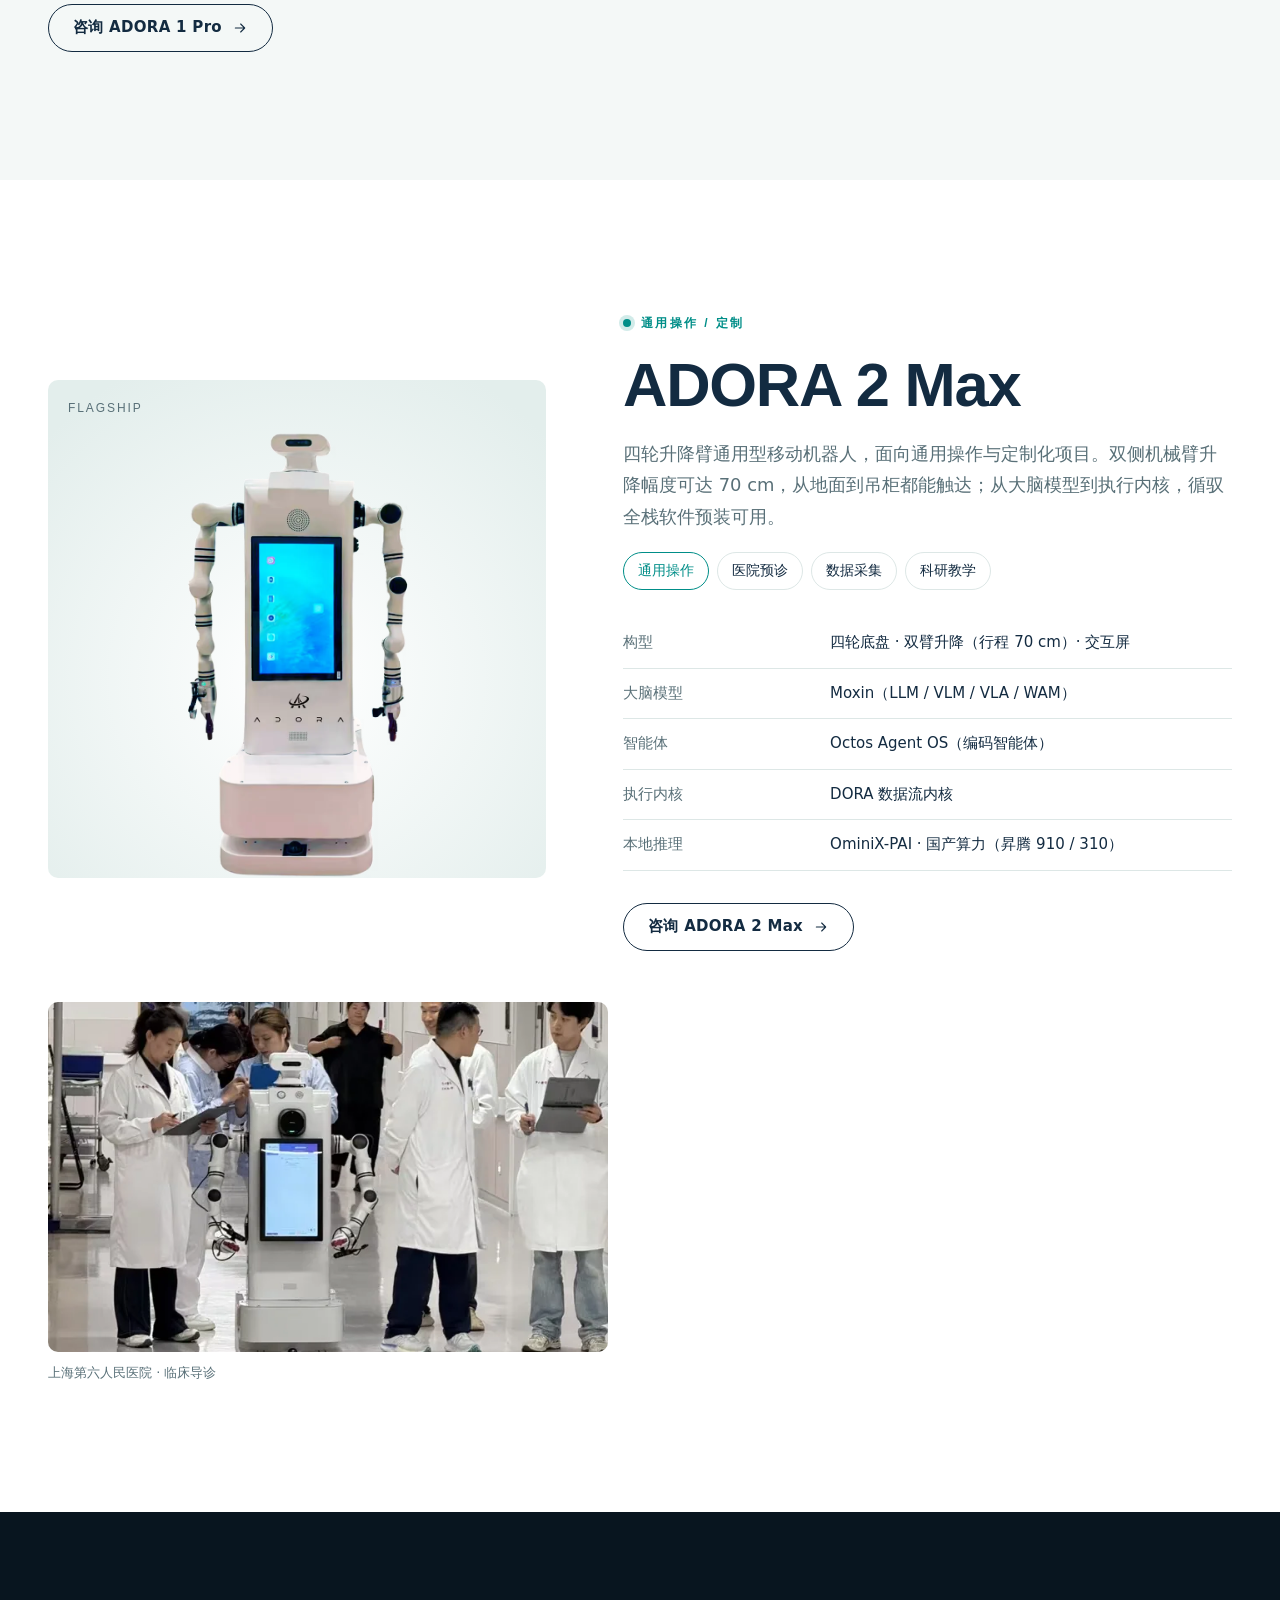
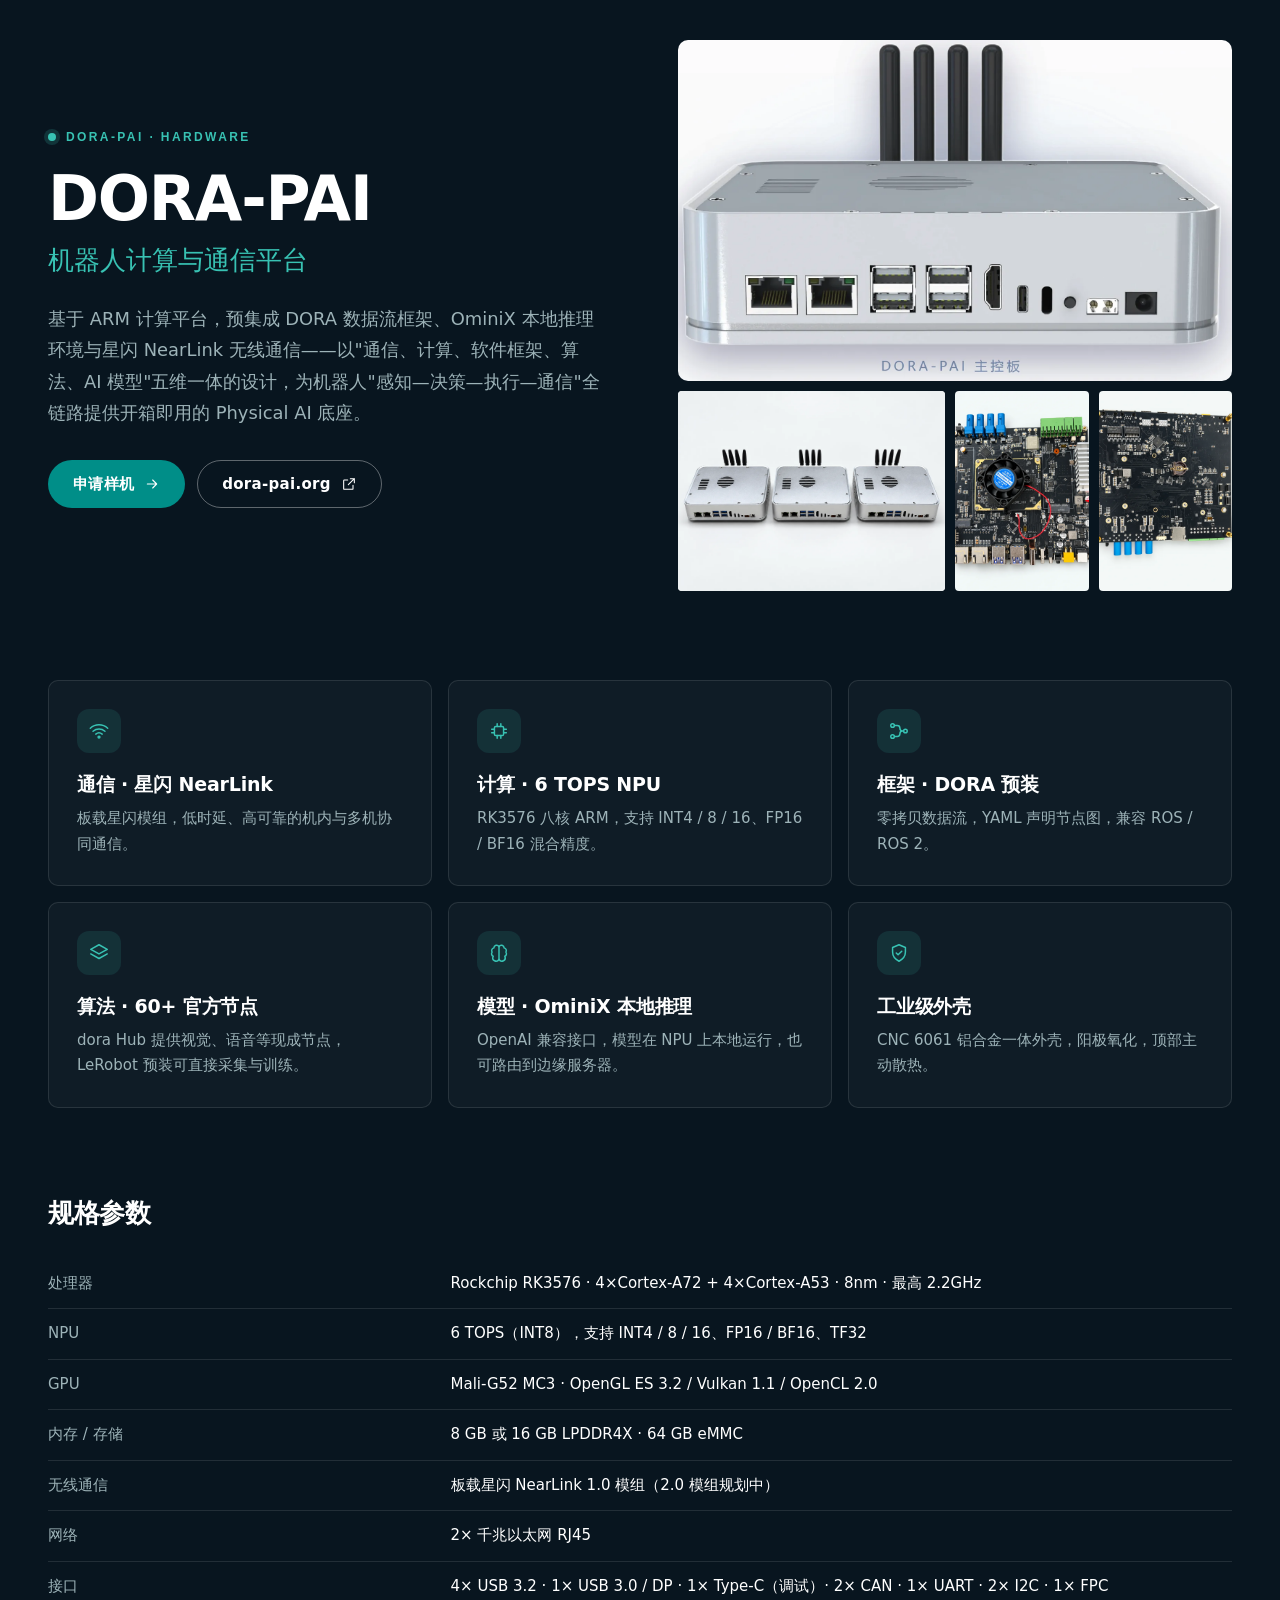
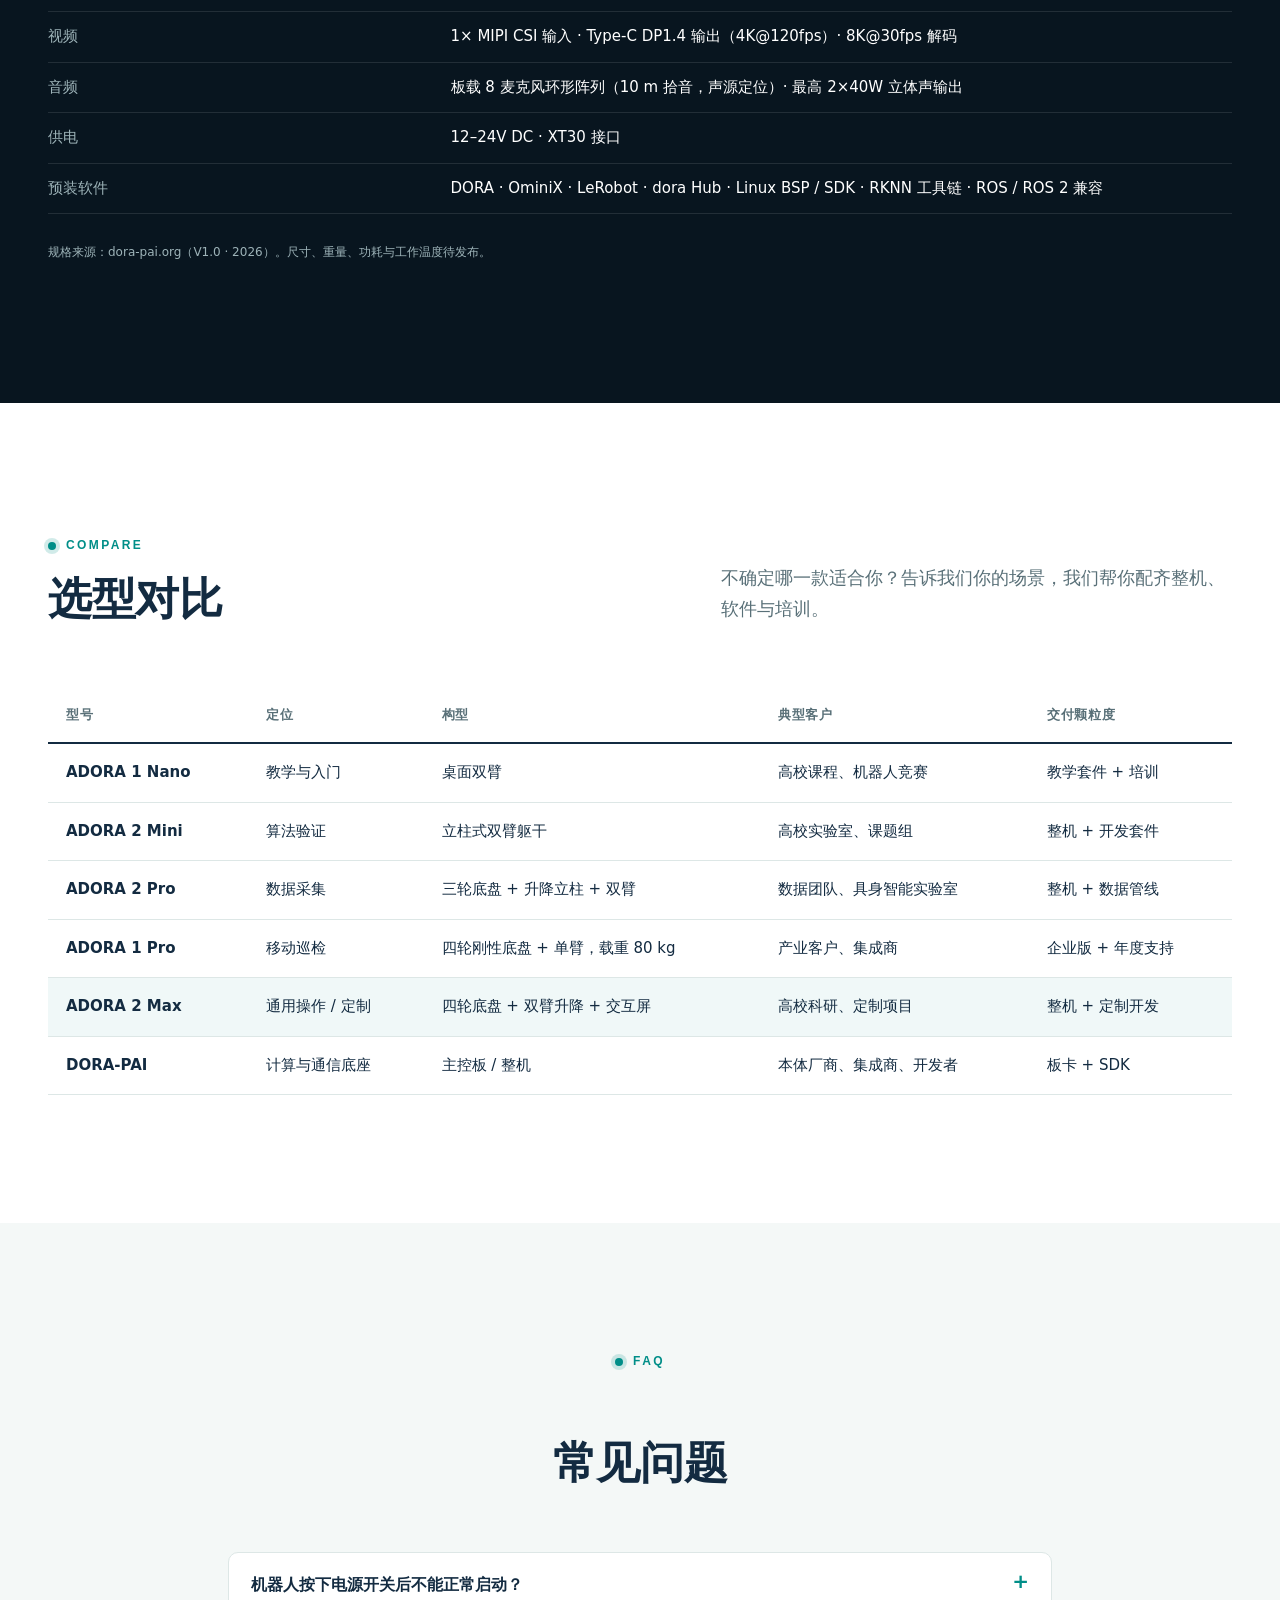
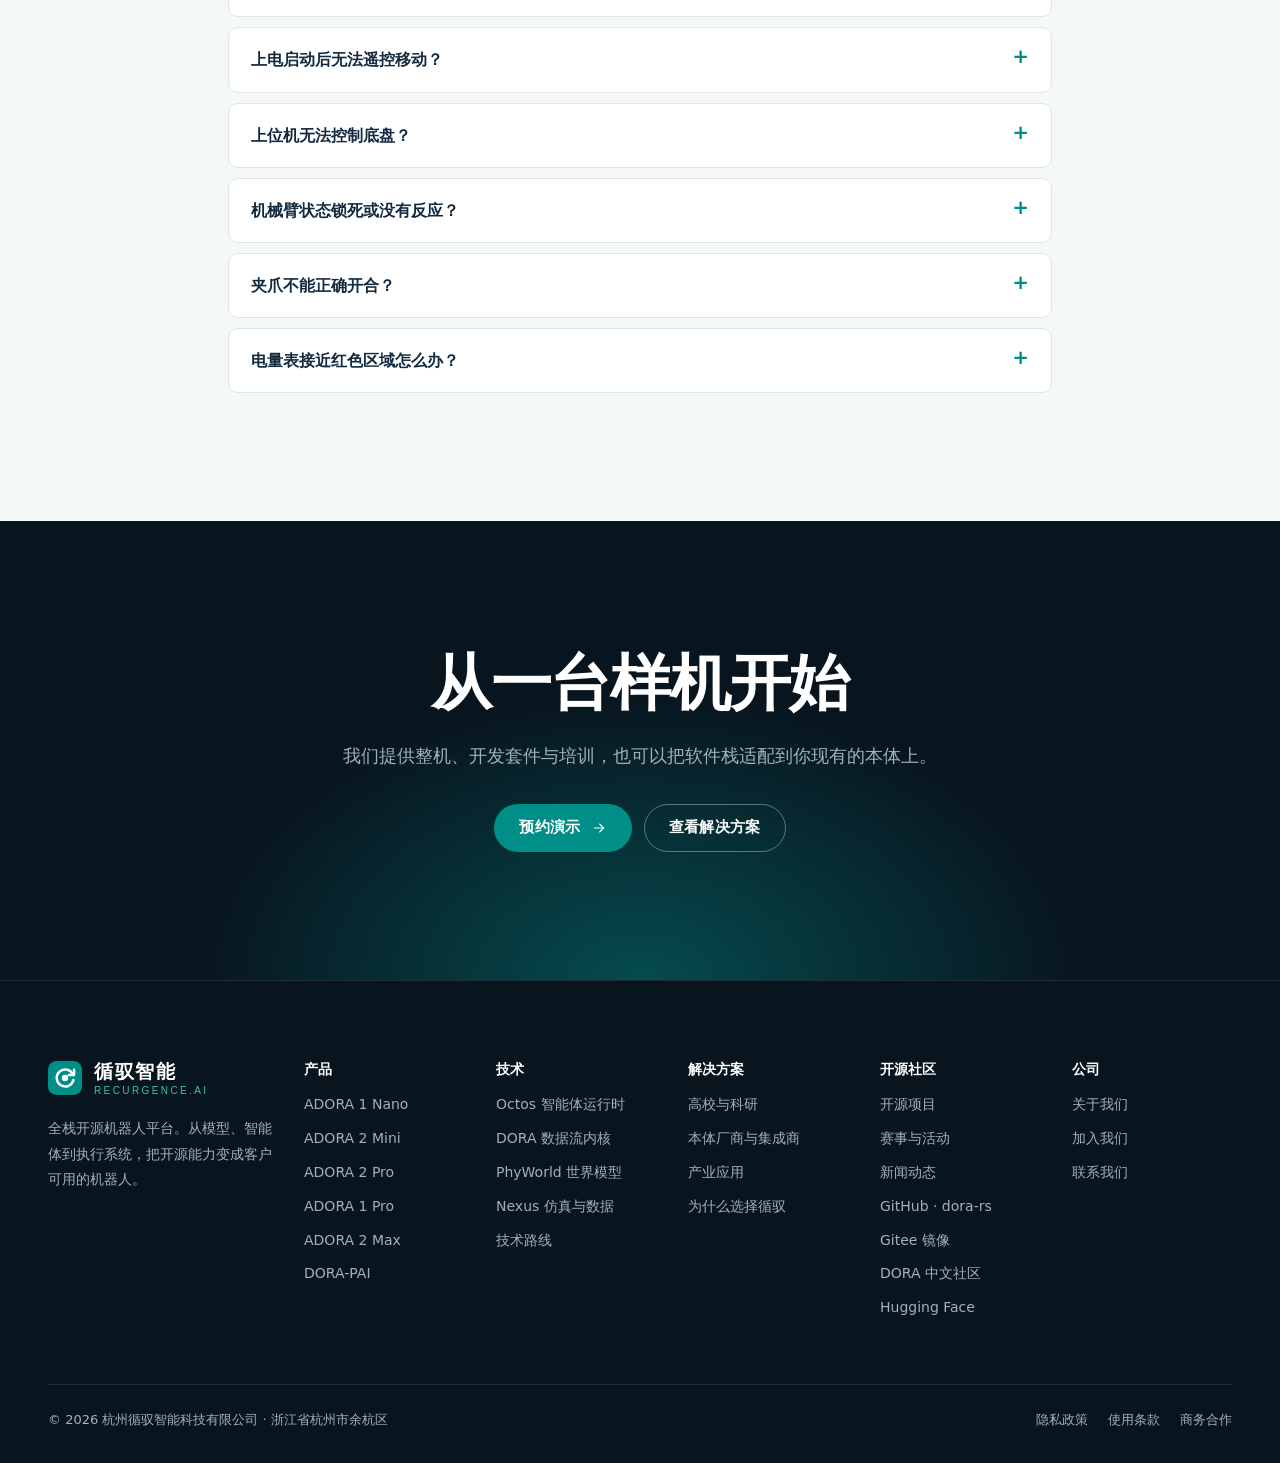
<file: products.html>
<!doctype html>
<html lang="zh-CN">
<head>
<meta charset="utf-8">
<meta name="viewport" content="width=device-width, initial-scale=1">
<title>产品 · ADORA 机器人与 DORA-PAI · 循驭智能</title>
<meta name="description" content="ADORA 机器人家族（1 Nano、2 Mini、2 Pro、1 Pro、2 Max）与 DORA-PAI 机器人计算与通信平台，覆盖教学入门、算法验证、数据采集、移动巡检与通用操作。">
<meta name="theme-color" content="#08151f">
<meta property="og:type" content="website">
<meta property="og:site_name" content="循驭智能">
<meta property="og:title" content="产品 · ADORA 机器人与 DORA-PAI · 循驭智能">
<meta property="og:description" content="ADORA 机器人家族（1 Nano、2 Mini、2 Pro、1 Pro、2 Max）与 DORA-PAI 机器人计算与通信平台，覆盖教学入门、算法验证、数据采集、移动巡检与通用操作。">
<meta property="og:image" content="https://recurgence.ai/assets/img/og-cover.jpg">
<link rel="icon" href="assets/img/favicon.svg" type="image/svg+xml">
<link rel="stylesheet" href="assets/css/site.css">
</head>
<body>
<svg width="0" height="0" style="position:absolute" aria-hidden="true"><symbol id="i-arrow" viewBox="0 0 24 24" fill="none" stroke="currentColor" stroke-width="1.6" stroke-linecap="round" stroke-linejoin="round"><path d="M5 12h14M13 6l6 6-6 6"/></symbol><symbol id="i-check" viewBox="0 0 24 24" fill="none" stroke="currentColor" stroke-width="1.6" stroke-linecap="round" stroke-linejoin="round"><path d="M5 12.5l4.2 4.2L19 7"/></symbol><symbol id="i-brain" viewBox="0 0 24 24" fill="none" stroke="currentColor" stroke-width="1.6" stroke-linecap="round" stroke-linejoin="round"><path d="M12 5v14"/><path d="M12 5a3 3 0 0 0-5.6 1.4A3 3 0 0 0 4.5 11a3 3 0 0 0 1.2 4.6A3 3 0 0 0 12 19"/><path d="M12 5a3 3 0 0 1 5.6 1.4A3 3 0 0 1 19.5 11a3 3 0 0 1-1.2 4.6A3 3 0 0 1 12 19"/></symbol><symbol id="i-flow" viewBox="0 0 24 24" fill="none" stroke="currentColor" stroke-width="1.6" stroke-linecap="round" stroke-linejoin="round"><circle cx="5" cy="6" r="2"/><circle cx="5" cy="18" r="2"/><circle cx="19" cy="12" r="2"/><path d="M7 6h3a3 3 0 0 1 3 3 3 3 0 0 0 3 3h1M7 18h3a3 3 0 0 0 3-3 3 3 0 0 1 3-3"/></symbol><symbol id="i-robot" viewBox="0 0 24 24" fill="none" stroke="currentColor" stroke-width="1.6" stroke-linecap="round" stroke-linejoin="round"><rect x="5" y="8" width="14" height="10" rx="2"/><path d="M12 8V5"/><circle cx="12" cy="4" r="1"/><circle cx="9.5" cy="13" r="1.2"/><circle cx="14.5" cy="13" r="1.2"/><path d="M3 12v3M21 12v3"/></symbol><symbol id="i-chip" viewBox="0 0 24 24" fill="none" stroke="currentColor" stroke-width="1.6" stroke-linecap="round" stroke-linejoin="round"><rect x="7" y="7" width="10" height="10" rx="1.5"/><path d="M10 7V4M14 7V4M10 20v-3M14 20v-3M7 10H4M7 14H4M20 10h-3M20 14h-3"/></symbol><symbol id="i-wave" viewBox="0 0 24 24" fill="none" stroke="currentColor" stroke-width="1.6" stroke-linecap="round" stroke-linejoin="round"><path d="M2.5 9a14 14 0 0 1 19 0"/><path d="M5.5 12.2a10 10 0 0 1 13 0"/><path d="M8.5 15.4a5.5 5.5 0 0 1 7 0"/><circle cx="12" cy="18.6" r="1"/></symbol><symbol id="i-cube" viewBox="0 0 24 24" fill="none" stroke="currentColor" stroke-width="1.6" stroke-linecap="round" stroke-linejoin="round"><path d="M12 3l8 4.5v9L12 21l-8-4.5v-9L12 3z"/><path d="M4 7.5l8 4.5 8-4.5M12 12v9"/></symbol><symbol id="i-loop" viewBox="0 0 24 24" fill="none" stroke="currentColor" stroke-width="1.6" stroke-linecap="round" stroke-linejoin="round"><path d="M20 11a8 8 0 0 0-14.5-4.5M4 13a8 8 0 0 0 14.5 4.5"/><path d="M5 3v4h4M19 21v-4h-4"/></symbol><symbol id="i-shield" viewBox="0 0 24 24" fill="none" stroke="currentColor" stroke-width="1.6" stroke-linecap="round" stroke-linejoin="round"><path d="M12 3l7 3v5c0 4.5-3 8-7 10-4-2-7-5.5-7-10V6l7-3z"/><path d="M9 12l2 2 4-4"/></symbol><symbol id="i-layers" viewBox="0 0 24 24" fill="none" stroke="currentColor" stroke-width="1.6" stroke-linecap="round" stroke-linejoin="round"><path d="M12 3l9 5-9 5-9-5 9-5z"/><path d="M3 13l9 5 9-5"/></symbol><symbol id="i-spark" viewBox="0 0 24 24" fill="none" stroke="currentColor" stroke-width="1.6" stroke-linecap="round" stroke-linejoin="round"><path d="M12 3v4M12 17v4M3 12h4M17 12h4M6 6l2.5 2.5M15.5 15.5L18 18M6 18l2.5-2.5M15.5 8.5L18 6"/></symbol><symbol id="i-users" viewBox="0 0 24 24" fill="none" stroke="currentColor" stroke-width="1.6" stroke-linecap="round" stroke-linejoin="round"><circle cx="9" cy="8" r="3"/><path d="M3 20a6 6 0 0 1 12 0"/><circle cx="17" cy="9" r="2.5"/><path d="M15.5 14.2A5 5 0 0 1 21 19"/></symbol><symbol id="i-plug" viewBox="0 0 24 24" fill="none" stroke="currentColor" stroke-width="1.6" stroke-linecap="round" stroke-linejoin="round"><path d="M9 3v5M15 3v5M7 8h10v3a5 5 0 0 1-10 0V8zM12 16v5"/></symbol><symbol id="i-book" viewBox="0 0 24 24" fill="none" stroke="currentColor" stroke-width="1.6" stroke-linecap="round" stroke-linejoin="round"><path d="M4 5a2 2 0 0 1 2-2h13v16H6a2 2 0 0 0-2 2V5z"/><path d="M4 19a2 2 0 0 1 2-2h13"/></symbol><symbol id="i-factory" viewBox="0 0 24 24" fill="none" stroke="currentColor" stroke-width="1.6" stroke-linecap="round" stroke-linejoin="round"><path d="M3 21V10l6 4V10l6 4V6h6v15H3z"/><path d="M7 17h2M12 17h2M17 17h1"/></symbol><symbol id="i-link" viewBox="0 0 24 24" fill="none" stroke="currentColor" stroke-width="1.6" stroke-linecap="round" stroke-linejoin="round"><rect x="3" y="3" width="7" height="7" rx="1.5"/><rect x="14" y="14" width="7" height="7" rx="1.5"/><path d="M10 6.5h4a3 3 0 0 1 3 3V14"/></symbol><symbol id="i-eye" viewBox="0 0 24 24" fill="none" stroke="currentColor" stroke-width="1.6" stroke-linecap="round" stroke-linejoin="round"><path d="M2 12s3.5-7 10-7 10 7 10 7-3.5 7-10 7S2 12 2 12z"/><circle cx="12" cy="12" r="3"/></symbol><symbol id="i-mail" viewBox="0 0 24 24" fill="none" stroke="currentColor" stroke-width="1.6" stroke-linecap="round" stroke-linejoin="round"><rect x="3" y="5" width="18" height="14" rx="2"/><path d="M3 7l9 6 9-6"/></symbol><symbol id="i-pin" viewBox="0 0 24 24" fill="none" stroke="currentColor" stroke-width="1.6" stroke-linecap="round" stroke-linejoin="round"><path d="M12 21s-7-6.2-7-11.5a7 7 0 0 1 14 0C19 14.8 12 21 12 21z"/><circle cx="12" cy="9.5" r="2.5"/></symbol><symbol id="i-phone" viewBox="0 0 24 24" fill="none" stroke="currentColor" stroke-width="1.6" stroke-linecap="round" stroke-linejoin="round"><path d="M5 4h4l2 5-2.5 1.5a11 11 0 0 0 5 5L15 13l5 2v4a2 2 0 0 1-2 2A16 16 0 0 1 3 6a2 2 0 0 1 2-2z"/></symbol><symbol id="i-chat" viewBox="0 0 24 24" fill="none" stroke="currentColor" stroke-width="1.6" stroke-linecap="round" stroke-linejoin="round"><path d="M4 5h16v11H9l-5 4V5z"/><path d="M8 9.5h8M8 12.5h5"/></symbol><symbol id="i-menu" viewBox="0 0 24 24" fill="none" stroke="currentColor" stroke-width="1.6" stroke-linecap="round" stroke-linejoin="round"><path d="M4 7h16M4 12h16M4 17h16"/></symbol><symbol id="i-play" viewBox="0 0 24 24" fill="none" stroke="currentColor" stroke-width="1.6" stroke-linecap="round" stroke-linejoin="round"><path d="M8 5l11 7-11 7V5z"/></symbol><symbol id="i-db" viewBox="0 0 24 24" fill="none" stroke="currentColor" stroke-width="1.6" stroke-linecap="round" stroke-linejoin="round"><ellipse cx="12" cy="6" rx="8" ry="3"/><path d="M4 6v6c0 1.7 3.6 3 8 3s8-1.3 8-3V6M4 12v6c0 1.7 3.6 3 8 3s8-1.3 8-3v-6"/></symbol><symbol id="i-gauge" viewBox="0 0 24 24" fill="none" stroke="currentColor" stroke-width="1.6" stroke-linecap="round" stroke-linejoin="round"><path d="M4 18a8 8 0 1 1 16 0"/><path d="M12 18l4-6"/></symbol><symbol id="i-box" viewBox="0 0 24 24" fill="none" stroke="currentColor" stroke-width="1.6" stroke-linecap="round" stroke-linejoin="round"><rect x="4" y="4" width="16" height="16" rx="3"/><path d="M4 9h16M9 9v11"/></symbol><symbol id="i-film" viewBox="0 0 24 24" fill="none" stroke="currentColor" stroke-width="1.6" stroke-linecap="round" stroke-linejoin="round"><rect x="3" y="5" width="18" height="14" rx="2"/><path d="M10 9l5 3-5 3V9z"/></symbol><symbol id="i-ext" viewBox="0 0 24 24" fill="none" stroke="currentColor" stroke-width="1.6" stroke-linecap="round" stroke-linejoin="round"><path d="M14 4h6v6M20 4l-9 9M18 14v5a1 1 0 0 1-1 1H5a1 1 0 0 1-1-1V7a1 1 0 0 1 1-1h5"/></symbol><symbol id="i-flask" viewBox="0 0 24 24" fill="none" stroke="currentColor" stroke-width="1.6" stroke-linecap="round" stroke-linejoin="round"><path d="M9 3h6M10 3v6l-5.5 9.5A1.6 1.6 0 0 0 5.9 21h12.2a1.6 1.6 0 0 0 1.4-2.5L14 9V3"/><path d="M7.5 15h9"/></symbol><symbol id="i-github" viewBox="0 0 16 16"><path fill="currentColor" d="M8 0C3.58 0 0 3.58 0 8c0 3.54 2.29 6.53 5.47 7.59.4.07.55-.17.55-.38 0-.19-.01-.82-.01-1.49-2.01.37-2.53-.49-2.69-.94-.09-.23-.48-.94-.82-1.13-.28-.15-.68-.52-.01-.53.63-.01 1.08.58 1.23.82.72 1.21 1.87.87 2.33.66.07-.52.28-.87.51-1.07-1.78-.2-3.64-.89-3.64-3.95 0-.87.31-1.59.82-2.15-.08-.2-.36-1.02.08-2.12 0 0 .67-.21 2.2.82.64-.18 1.32-.27 2-.27.68 0 1.36.09 2 .27 1.53-1.04 2.2-.82 2.2-.82.44 1.1.16 1.92.08 2.12.51.56.82 1.27.82 2.15 0 3.07-1.87 3.75-3.65 3.95.29.25.54.73.54 1.48 0 1.07-.01 1.93-.01 2.2 0 .21.15.46.55.38A8.013 8.013 0 0016 8c0-4.42-3.58-8-8-8z"/></symbol></svg>

<header class="site-header">
  <div class="wrap">
    <a class="brand" href="index.html" aria-label="循驭智能 首页"><svg class="brand-mark" viewBox="0 0 36 36" aria-hidden="true"><rect width="36" height="36" rx="9" fill="#008E88"/><path d="M26.4 14.2A9 9 0 1 0 27 20" fill="none" stroke="#fff" stroke-width="2.6" stroke-linecap="round"/><path d="M27.6 9.2v5.6H22" fill="none" stroke="#fff" stroke-width="2.6" stroke-linecap="round" stroke-linejoin="round"/><circle cx="18" cy="18" r="3.4" fill="#fff"/></svg><span class="brand-text"><strong>循驭智能</strong><span>RECURGENCE.AI</span></span></a>
    <nav class="nav" aria-label="主导航"><a href="products.html" aria-current="page">产品</a><a href="technology.html">技术</a><a href="solutions.html">解决方案</a><a href="community.html">开源社区</a><a href="about.html">关于我们</a></nav>
    <div class="header-cta">
      <a class="btn btn-primary" href="contact.html">预约演示</a>
      <button class="menu-toggle" type="button" aria-label="打开菜单" aria-expanded="false" aria-controls="mobile-nav"><svg><use href="#i-menu"/></svg></button>
    </div>
  </div>
</header>
<nav class="mobile-nav" id="mobile-nav" aria-label="移动端导航">
  <a href="index.html">首页</a><a href="products.html" aria-current="page">产品</a><a href="technology.html">技术</a><a href="solutions.html">解决方案</a><a href="community.html">开源社区</a><a href="about.html">关于我们</a>
  <a class="btn btn-primary" href="contact.html">预约演示</a>
</nav>
<main id="main">
<section class="page-hero dark">
  <div class="grid-bg"></div>
  <div class="wrap">
    <div class="reveal">
      <div class="eyebrow">Products</div>
      <h1 class="h1">为真实交付而设计的<span class="nw">机器人</span></h1>
      <p class="lead">ADORA 整机承载算法验证、数据采集和系统适配；DORA-PAI 提供开箱即用的计算与通信底座。所有产品共享 Octos + DORA 软件栈，技能可以跨机型迁移。</p>
    </div>
    <div class="lineup reveal-stagger">
      <a href="#adora-1-nano"><img src="assets/img/product/adora-1-nano.webp" alt="ADORA 1 Nano"><span>1 Nano</span></a>
      <a href="#adora-2-mini"><img src="assets/img/product/adora-2-mini.webp" alt="ADORA 2 Mini"><span>2 Mini</span></a>
      <a href="#adora-2-pro"><img src="assets/img/product/adora-2-pro.webp" alt="ADORA 2 Pro"><span>2 Pro</span></a>
      <a href="#adora-1-pro"><img src="assets/img/product/adora-1-pro.webp" alt="ADORA 1 Pro"><span>1 Pro</span></a>
      <a href="#adora-2-max"><img src="assets/img/product/adora-2-max.webp" alt="ADORA 2 Max"><span>2 Max</span></a>
    </div>
    <div class="anchors">
      <a href="#adora-1-nano">ADORA 1 Nano</a><a href="#adora-2-mini">ADORA 2 Mini</a><a href="#adora-2-pro">ADORA 2 Pro</a>
      <a href="#adora-1-pro">ADORA 1 Pro</a><a href="#adora-2-max">ADORA 2 Max</a><a href="#dora-pai">DORA-PAI</a><a href="#compare">选型对比</a>
    </div>
  </div>
</section>

<section class="section" id="adora-1-nano">
  <div class="wrap product-detail">
    <div class="pd-media reveal"><span class="model-tag">EDUCATION</span><img src="assets/img/product/adora-1-nano.webp" alt="ADORA 1 Nano" loading="lazy"></div>
    <div class="reveal">
      <div class="eyebrow">教学与入门</div>
      <h2 class="h1 latin">ADORA 1 Nano</h2>
      <p class="lead" style="margin-top:18px">桌面级双臂入门平台，走开源硬件路线，让每一间教室都能上手具身智能。</p>
      <div class="uses light-chips"><span class="chip hl">教学与入门</span><span class="chip">开源硬件</span><span class="chip">机器人竞赛</span></div>
      <table class="spec">
        <tr><th>构型</th><td>桌面双臂</td></tr>
        <tr><th>软件栈</th><td>DORA · LeRobot 兼容</td></tr>
        <tr><th>配套</th><td>教学套件 · 培训课程</td></tr>
      </table>
      
      <div class="btn-row"><a class="btn btn-outline" href="contact.html">咨询 ADORA 1 Nano<svg><use href="#i-arrow"/></svg></a></div>
    </div>
  </div>
</section>

<section class="section paper" id="adora-2-mini">
  <div class="wrap product-detail flip">
    <div class="pd-media reveal"><span class="model-tag">ALGORITHM VALIDATION</span><img src="assets/img/product/adora-2-mini.webp" alt="ADORA 2 Mini" loading="lazy"></div>
    <div class="reveal">
      <div class="eyebrow">算法验证</div>
      <h2 class="h1 latin">ADORA 2 Mini</h2>
      <p class="lead" style="margin-top:18px">轻量双臂平台，让实验室以更低成本完成从仿真到真机的算法验证。</p>
      <div class="uses light-chips"><span class="chip hl">算法验证</span><span class="chip">教学科研</span></div>
      <table class="spec">
        <tr><th>构型</th><td>立柱式双臂躯干</td></tr>
        <tr><th>软件栈</th><td>Octos · DORA · OminiX</td></tr>
        <tr><th>适合</th><td>高校实验室、课题组、机器人竞赛</td></tr>
      </table>
      
      <div class="btn-row"><a class="btn btn-outline" href="contact.html">咨询 ADORA 2 Mini<svg><use href="#i-arrow"/></svg></a></div>
    </div>
  </div>
</section>

<section class="section" id="adora-2-pro">
  <div class="wrap product-detail">
    <div class="pd-media reveal"><span class="model-tag">DATA COLLECTION</span><img src="assets/img/product/adora-2-pro.webp" alt="ADORA 2 Pro" loading="lazy"></div>
    <div class="reveal">
      <div class="eyebrow">数据采集</div>
      <h2 class="h1 latin">ADORA 2 Pro</h2>
      <p class="lead" style="margin-top:18px">三轮升降通用型移动机器人，面向具身数据采集。小巧的三轮底盘让它在狭窄的室内也能灵活通过；真机采集的数据与 Nexus 仿真合成数据一起进入训练管线。</p>
      <div class="uses light-chips"><span class="chip hl">数据采集</span><span class="chip">物品分拣</span><span class="chip">运动竞赛</span><span class="chip">教学科研</span></div>
      <table class="spec">
        <tr><th>构型</th><td>三轮底盘 · 升降立柱 · 双臂 · 头部视觉</td></tr>
        <tr><th>软件栈</th><td>Octos · DORA · OminiX</td></tr>
        <tr><th>数据管线</th><td>对接 Nexus 仿真与合成数据流水线</td></tr>
      </table>
      
      <div class="btn-row"><a class="btn btn-outline" href="contact.html">咨询 ADORA 2 Pro<svg><use href="#i-arrow"/></svg></a></div>
    </div>
  </div>
  <div class="wrap pd-photos reveal-stagger">
      <figure><img src="assets/img/real/lab-adora-2-pro.webp" alt="实验室中的多台 ADORA 2 Pro" loading="lazy"><figcaption>实验室 · 批量数据采集</figcaption></figure>
      <figure><img src="assets/img/real/whrg-2025-medicine-sorting.webp" alt="ADORA 2 Pro 参加世界人形机器人运动会药品分拣赛项" loading="lazy"><figcaption>2025 世界人形机器人运动会 · 药品分拣赛项</figcaption></figure>
    </div>
</section>

<section class="section paper" id="adora-1-pro">
  <div class="wrap product-detail flip">
    <div class="pd-media reveal"><span class="model-tag">MOBILE INSPECTION</span><img src="assets/img/product/adora-1-pro.webp" alt="ADORA 1 Pro" loading="lazy"></div>
    <div class="reveal">
      <div class="eyebrow">移动巡检</div>
      <h2 class="h1 latin">ADORA 1 Pro</h2>
      <p class="lead" style="margin-top:18px">刚性四轮底盘配直流无刷伺服轮毂，载重 80kg、可轻度越野，室内外都能用。配合 DORA 实现自主导航避障与多车协同，适合巡检、搬运与户外作业。</p>
      <div class="uses light-chips"><span class="chip hl">移动巡检</span><span class="chip">数据采集</span><span class="chip">生产搬运</span><span class="chip">赛事支持</span></div>
      <table class="spec">
        <tr><th>构型</th><td>四轮刚性底盘 · 单臂（7 自由度）</td></tr>
        <tr><th>整机重量 / 载重</th><td>约 35 kg / 80 kg</td></tr>
        <tr><th>最大速度</th><td>2.2 m/s</td></tr>
        <tr><th>通过性</th><td>最大坡度 25° · 最大台阶 200 mm</td></tr>
        <tr><th>续航</th><td>约 4 h</td></tr>
        <tr><th>机械臂</th><td>精度 1 mm · 工作半径 600 mm · 二指夹爪 · 最大抓握 2 kg</td></tr>
        <tr><th>感知</th><td>深度相机 ×1 · 激光雷达 ×1</td></tr>
        <tr><th>主控</th><td>RK3588 / NVIDIA NX / 昇腾 310P / O6 可选 · 128 GB NVMe</td></tr>
        <tr><th>系统与软件</th><td>Ubuntu / 开源鸿蒙 · Octos · DORA · OminiX</td></tr>
      </table>
      
      <div class="btn-row"><a class="btn btn-outline" href="contact.html">咨询 ADORA 1 Pro<svg><use href="#i-arrow"/></svg></a></div>
    </div>
  </div>
</section>

<section class="section" id="adora-2-max">
  <div class="wrap product-detail">
    <div class="pd-media reveal"><span class="model-tag">FLAGSHIP</span><img src="assets/img/product/adora-2-max.webp" alt="ADORA 2 Max" loading="lazy"></div>
    <div class="reveal">
      <div class="eyebrow">通用操作 / 定制</div>
      <h2 class="h1 latin">ADORA 2 Max</h2>
      <p class="lead" style="margin-top:18px">四轮升降臂通用型移动机器人，面向通用操作与定制化项目。双侧机械臂升降幅度可达 70 cm，从地面到吊柜都能触达；从大脑模型到执行内核，循驭全栈软件预装可用。</p>
      <div class="uses light-chips"><span class="chip hl">通用操作</span><span class="chip">医院预诊</span><span class="chip">数据采集</span><span class="chip">科研教学</span></div>
      <table class="spec">
        <tr><th>构型</th><td>四轮底盘 · 双臂升降（行程 70 cm）· 交互屏</td></tr>
        <tr><th>大脑模型</th><td>Moxin（LLM / VLM / VLA / WAM）</td></tr>
        <tr><th>智能体</th><td>Octos Agent OS（编码智能体）</td></tr>
        <tr><th>执行内核</th><td>DORA 数据流内核</td></tr>
        <tr><th>本地推理</th><td>OminiX-PAI · 国产算力（昇腾 910 / 310）</td></tr>
      </table>
      
      <div class="btn-row"><a class="btn btn-outline" href="contact.html">咨询 ADORA 2 Max<svg><use href="#i-arrow"/></svg></a></div>
    </div>
  </div>
  <div class="wrap pd-photos reveal-stagger">
      <figure><img src="assets/img/real/hospital-adora-2-max.webp" alt="ADORA 2 Max 在上海第六人民医院" loading="lazy"><figcaption>上海第六人民医院 · 临床导诊</figcaption></figure>
    </div>
</section>

<section class="section dark" id="dora-pai">
  <div class="wrap">
    <div class="split">
      <div class="reveal">
        <div class="eyebrow">DORA-PAI · Hardware</div>
        <h2 class="h1">DORA-PAI</h2>
        <p class="h3" style="margin-top:10px;color:var(--mint)">机器人计算与通信平台</p>
        <p class="lead" style="margin-top:20px">基于 ARM 计算平台，预集成 DORA 数据流框架、OminiX 本地推理环境与星闪 NearLink 无线通信——以"通信、计算、软件框架、算法、AI 模型"五维一体的设计，为机器人"感知—决策—执行—通信"全链路提供开箱即用的 Physical AI 底座。</p>
        <div class="btn-row">
          <a class="btn btn-primary" href="contact.html">申请样机<svg><use href="#i-arrow"/></svg></a>
          <a class="btn btn-ghost" href="https://dora-pai.org/" target="_blank" rel="noopener">dora-pai.org<svg><use href="#i-ext"/></svg></a>
        </div>
      </div>
      <div class="reveal">
        <div class="split-media" style="border-radius:10px;overflow:hidden;background:#f4f8f7"><img src="assets/img/product/dora-pai-enclosure.webp" alt="DORA-PAI 整机" loading="lazy"></div>
        <div class="mini-gallery">
          <img src="assets/img/product/dora-pai-units.webp" alt="DORA-PAI 多台整机" loading="lazy">
          <img src="assets/img/product/dora-pai-board-front.webp" alt="DORA-PAI 主板正面" loading="lazy">
          <img src="assets/img/product/dora-pai-board-back.webp" alt="DORA-PAI 主板背面" loading="lazy">
        </div>
      </div>
    </div>

    <div class="feature-grid reveal-stagger" style="margin-top:clamp(56px,7vw,96px)">
      <div class="feature"><div class="ico"><svg><use href="#i-wave"/></svg></div><h3>通信 · 星闪 NearLink</h3><p>板载星闪模组，低时延、高可靠的机内与多机协同通信。</p></div>
      <div class="feature"><div class="ico"><svg><use href="#i-chip"/></svg></div><h3>计算 · 6 TOPS NPU</h3><p>RK3576 八核 ARM，支持 INT4 / 8 / 16、FP16 / BF16 混合精度。</p></div>
      <div class="feature"><div class="ico"><svg><use href="#i-flow"/></svg></div><h3>框架 · DORA 预装</h3><p>零拷贝数据流，YAML 声明节点图，兼容 ROS / ROS 2。</p></div>
      <div class="feature"><div class="ico"><svg><use href="#i-layers"/></svg></div><h3>算法 · 60+ 官方节点</h3><p>dora Hub 提供视觉、语音等现成节点，LeRobot 预装可直接采集与训练。</p></div>
      <div class="feature"><div class="ico"><svg><use href="#i-brain"/></svg></div><h3>模型 · OminiX 本地推理</h3><p>OpenAI 兼容接口，模型在 NPU 上本地运行，也可路由到边缘服务器。</p></div>
      <div class="feature"><div class="ico"><svg><use href="#i-shield"/></svg></div><h3>工业级外壳</h3><p>CNC 6061 铝合金一体外壳，阳极氧化，顶部主动散热。</p></div>
    </div>

    <div class="reveal" style="margin-top:clamp(56px,7vw,96px)">
      <h3 class="h3">规格参数</h3>
      <div class="table-scroll">
        <table class="spec" style="min-width:0">
          <tr><th>处理器</th><td>Rockchip RK3576 · 4×Cortex-A72 + 4×Cortex-A53 · 8nm · 最高 2.2GHz</td></tr>
          <tr><th>NPU</th><td>6 TOPS（INT8），支持 INT4 / 8 / 16、FP16 / BF16、TF32</td></tr>
          <tr><th>GPU</th><td>Mali-G52 MC3 · OpenGL ES 3.2 / Vulkan 1.1 / OpenCL 2.0</td></tr>
          <tr><th>内存 / 存储</th><td>8 GB 或 16 GB LPDDR4X · 64 GB eMMC</td></tr>
          <tr><th>无线通信</th><td>板载星闪 NearLink 1.0 模组（2.0 模组规划中）</td></tr>
          <tr><th>网络</th><td>2× 千兆以太网 RJ45</td></tr>
          <tr><th>接口</th><td>4× USB 3.2 · 1× USB 3.0 / DP · 1× Type-C（调试）· 2× CAN · 1× UART · 2× I2C · 1× FPC</td></tr>
          <tr><th>视频</th><td>1× MIPI CSI 输入 · Type-C DP1.4 输出（4K@120fps）· 8K@30fps 解码</td></tr>
          <tr><th>音频</th><td>板载 8 麦克风环形阵列（10 m 拾音，声源定位）· 最高 2×40W 立体声输出</td></tr>
          <tr><th>供电</th><td>12–24V DC · XT30 接口</td></tr>
          <tr><th>预装软件</th><td>DORA · OminiX · LeRobot · dora Hub · Linux BSP / SDK · RKNN 工具链 · ROS / ROS 2 兼容</td></tr>
        </table>
      </div>
      <p class="footnote">规格来源：dora-pai.org（V1.0 · 2026）。尺寸、重量、功耗与工作温度待发布。</p>
    </div>
  </div>
</section>

<section class="section" id="compare">
  <div class="wrap">
    <div class="section-head reveal">
      <div>
        <div class="eyebrow">Compare</div>
        <h2 class="h2">选型对比</h2>
      </div>
      <p class="lead">不确定哪一款适合你？告诉我们你的场景，我们帮你配齐整机、软件与培训。</p>
    </div>
    <p class="scroll-hint">← 左右滑动查看完整表格 →</p>
    <div class="table-scroll reveal">
      <table class="compare">
        <thead><tr><th>型号</th><th>定位</th><th>构型</th><th>典型客户</th><th>交付颗粒度</th></tr></thead>
        <tbody>
          <tr><td>ADORA 1 Nano</td><td>教学与入门</td><td>桌面双臂</td><td>高校课程、机器人竞赛</td><td>教学套件 + 培训</td></tr>
          <tr><td>ADORA 2 Mini</td><td>算法验证</td><td>立柱式双臂躯干</td><td>高校实验室、课题组</td><td>整机 + 开发套件</td></tr>
          <tr><td>ADORA 2 Pro</td><td>数据采集</td><td>三轮底盘 + 升降立柱 + 双臂</td><td>数据团队、具身智能实验室</td><td>整机 + 数据管线</td></tr>
          <tr><td>ADORA 1 Pro</td><td>移动巡检</td><td>四轮刚性底盘 + 单臂，载重 80 kg</td><td>产业客户、集成商</td><td>企业版 + 年度支持</td></tr>
          <tr class="ours"><td>ADORA 2 Max</td><td>通用操作 / 定制</td><td>四轮底盘 + 双臂升降 + 交互屏</td><td>高校科研、定制项目</td><td>整机 + 定制开发</td></tr>
          <tr><td>DORA-PAI</td><td>计算与通信底座</td><td>主控板 / 整机</td><td>本体厂商、集成商、开发者</td><td>板卡 + SDK</td></tr>
        </tbody>
      </table>
    </div>
  </div>
</section>

<section class="section paper" id="faq">
  <div class="wrap" style="max-width:920px">
    <div class="section-head center reveal">
      <div class="eyebrow">FAQ</div>
      <h2 class="h2">常见问题</h2>
    </div>
    <div class="faq reveal">
      <details><summary>机器人按下电源开关后不能正常启动？</summary><p>检查电压电量表。如果电量表不亮，或显示的电压、电量处于红色区域，请立即给机器人充电。</p></details>
      <details><summary>上电启动后无法遥控移动？</summary><p>先确认遥控器已打开并连接到机器人，再检查急停按钮是否已松开。如果都没问题，请按遥控器操作说明确认遥控器模式设置是否正确。</p></details>
      <details><summary>上位机无法控制底盘？</summary><p>遥控器的控制优先级最高。如果遥控器处于打开状态，可以关掉遥控器，或把模式开关拨到中间档位；中间档位可以远程刹车，也支持上位机通讯。</p></details>
      <details><summary>机械臂状态锁死或没有反应？</summary><p>先检查机械臂系统网络是否正常（可以 ping 机械臂 IP），再通过示教器软件面板查看原因。仍未解决的话，重启机械臂系统后再确认。</p></details>
      <details><summary>夹爪不能正确开合？</summary><p>确认机械臂处于正常状态。夹爪上电 5 秒后会自动开合自检，可以据此判断夹爪本身是否正常；也可以拔插机械臂与夹爪之间的航插，让夹爪重新上电。</p></details>
      <details><summary>电量表接近红色区域怎么办？</summary><p>请尽快给机器人充电，避免低电量运行。</p></details>
    </div>
  </div>
</section>

<section class="section dark cta-band">
  <div class="wrap reveal">
    <h2 class="h1">从一台样机开始</h2>
    <p class="lead">我们提供整机、开发套件与培训，也可以把软件栈适配到你现有的本体上。</p>
    <div class="btn-row"><a class="btn btn-primary" href="contact.html">预约演示<svg><use href="#i-arrow"/></svg></a><a class="btn btn-ghost" href="solutions.html">查看解决方案</a></div>
  </div>
</section>

</main>

<footer class="site-footer">
  <div class="wrap">
    <div class="footer-top">
      <div class="footer-brand">
        <a class="brand" href="index.html"><svg class="brand-mark" viewBox="0 0 36 36" aria-hidden="true"><rect width="36" height="36" rx="9" fill="#008E88"/><path d="M26.4 14.2A9 9 0 1 0 27 20" fill="none" stroke="#fff" stroke-width="2.6" stroke-linecap="round"/><path d="M27.6 9.2v5.6H22" fill="none" stroke="#fff" stroke-width="2.6" stroke-linecap="round" stroke-linejoin="round"/><circle cx="18" cy="18" r="3.4" fill="#fff"/></svg><span class="brand-text"><strong>循驭智能</strong><span>RECURGENCE.AI</span></span></a>
        <p>全栈开源机器人平台。从模型、智能体到执行系统，把开源能力变成客户可用的机器人。</p>
      </div>
      <div><h4>产品</h4><ul>
        <li><a href="products.html#adora-1-nano">ADORA 1 Nano</a></li>
        <li><a href="products.html#adora-2-mini">ADORA 2 Mini</a></li>
        <li><a href="products.html#adora-2-pro">ADORA 2 Pro</a></li>
        <li><a href="products.html#adora-1-pro">ADORA 1 Pro</a></li>
        <li><a href="products.html#adora-2-max">ADORA 2 Max</a></li>
        <li><a href="products.html#dora-pai">DORA-PAI</a></li>
      </ul></div>
      <div><h4>技术</h4><ul>
        <li><a href="technology.html#octos">Octos 智能体运行时</a></li>
        <li><a href="technology.html#dora">DORA 数据流内核</a></li>
        <li><a href="technology.html#phyworld">PhyWorld 世界模型</a></li>
        <li><a href="technology.html#nexus">Nexus 仿真与数据</a></li>
        <li><a href="technology.html#roadmap">技术路线</a></li>
      </ul></div>
      <div><h4>解决方案</h4><ul>
        <li><a href="solutions.html#academic">高校与科研</a></li>
        <li><a href="solutions.html#oem">本体厂商与集成商</a></li>
        <li><a href="solutions.html#industry">产业应用</a></li>
        <li><a href="solutions.html#why">为什么选择循驭</a></li>
      </ul></div>
      <div><h4>开源社区</h4><ul>
        <li><a href="community.html#projects">开源项目</a></li>
        <li><a href="community.html#events">赛事与活动</a></li>
        <li><a href="community.html#news">新闻动态</a></li>
        <li><a href="https://github.com/dora-rs" target="_blank" rel="noopener">GitHub · dora-rs</a></li>
        <li><a href="https://gitee.com/dora-rs/dora" target="_blank" rel="noopener">Gitee 镜像</a></li>
        <li><a href="https://doracc.com" target="_blank" rel="noopener">DORA 中文社区</a></li>
        <li><a href="https://huggingface.co/NU-World-Model-Embodied-AI" target="_blank" rel="noopener">Hugging Face</a></li>
      </ul></div>
      <div><h4>公司</h4><ul>
        <li><a href="about.html">关于我们</a></li>
        <li><a href="about.html#careers">加入我们</a></li>
        <li><a href="contact.html">联系我们</a></li>
      </ul></div>
    </div>
    <div class="footer-bottom">
      <div>© <span data-year>2026</span> 杭州循驭智能科技有限公司 · 浙江省杭州市余杭区
        </div>
      <nav><a href="privacy.html">隐私政策</a><a href="terms.html">使用条款</a><a href="contact.html">商务合作</a></nav>
    </div>
  </div>
</footer>

<script src="assets/js/site.js" defer></script>
</body>
</html>
</file>
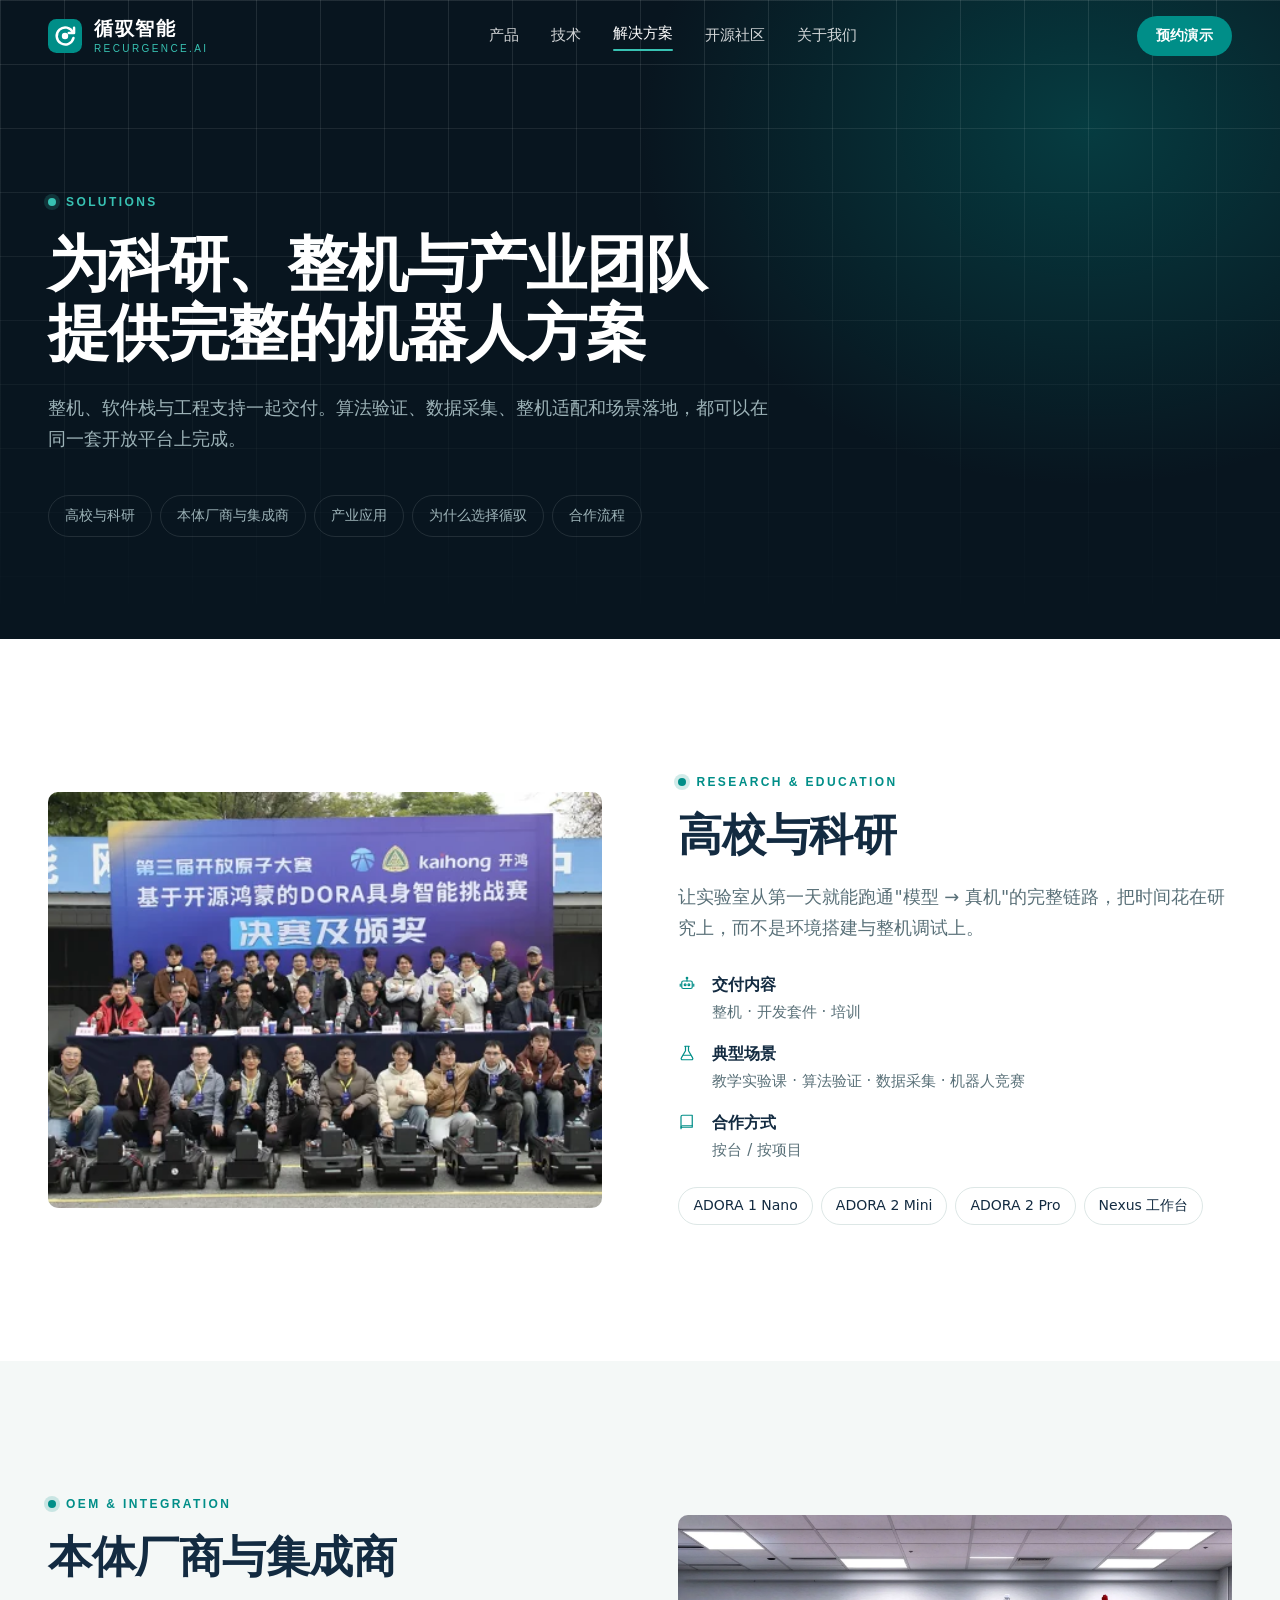
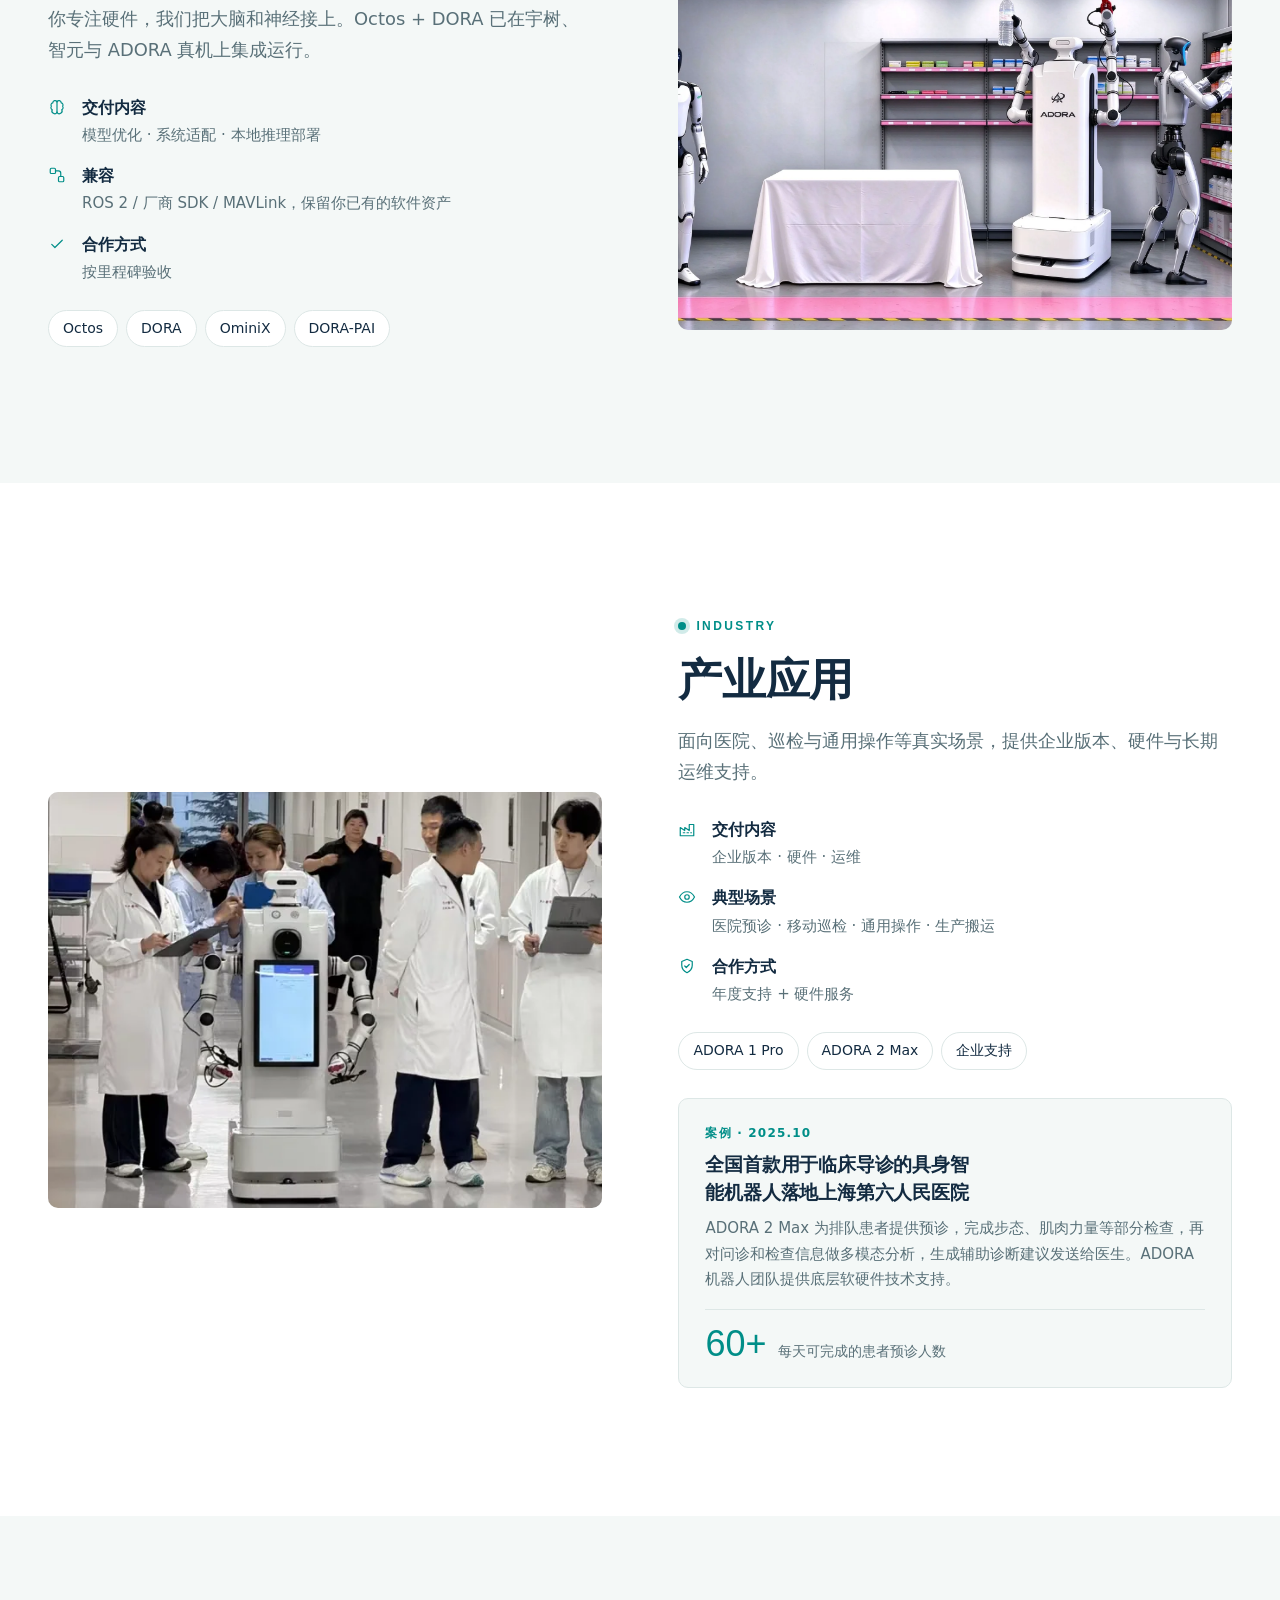
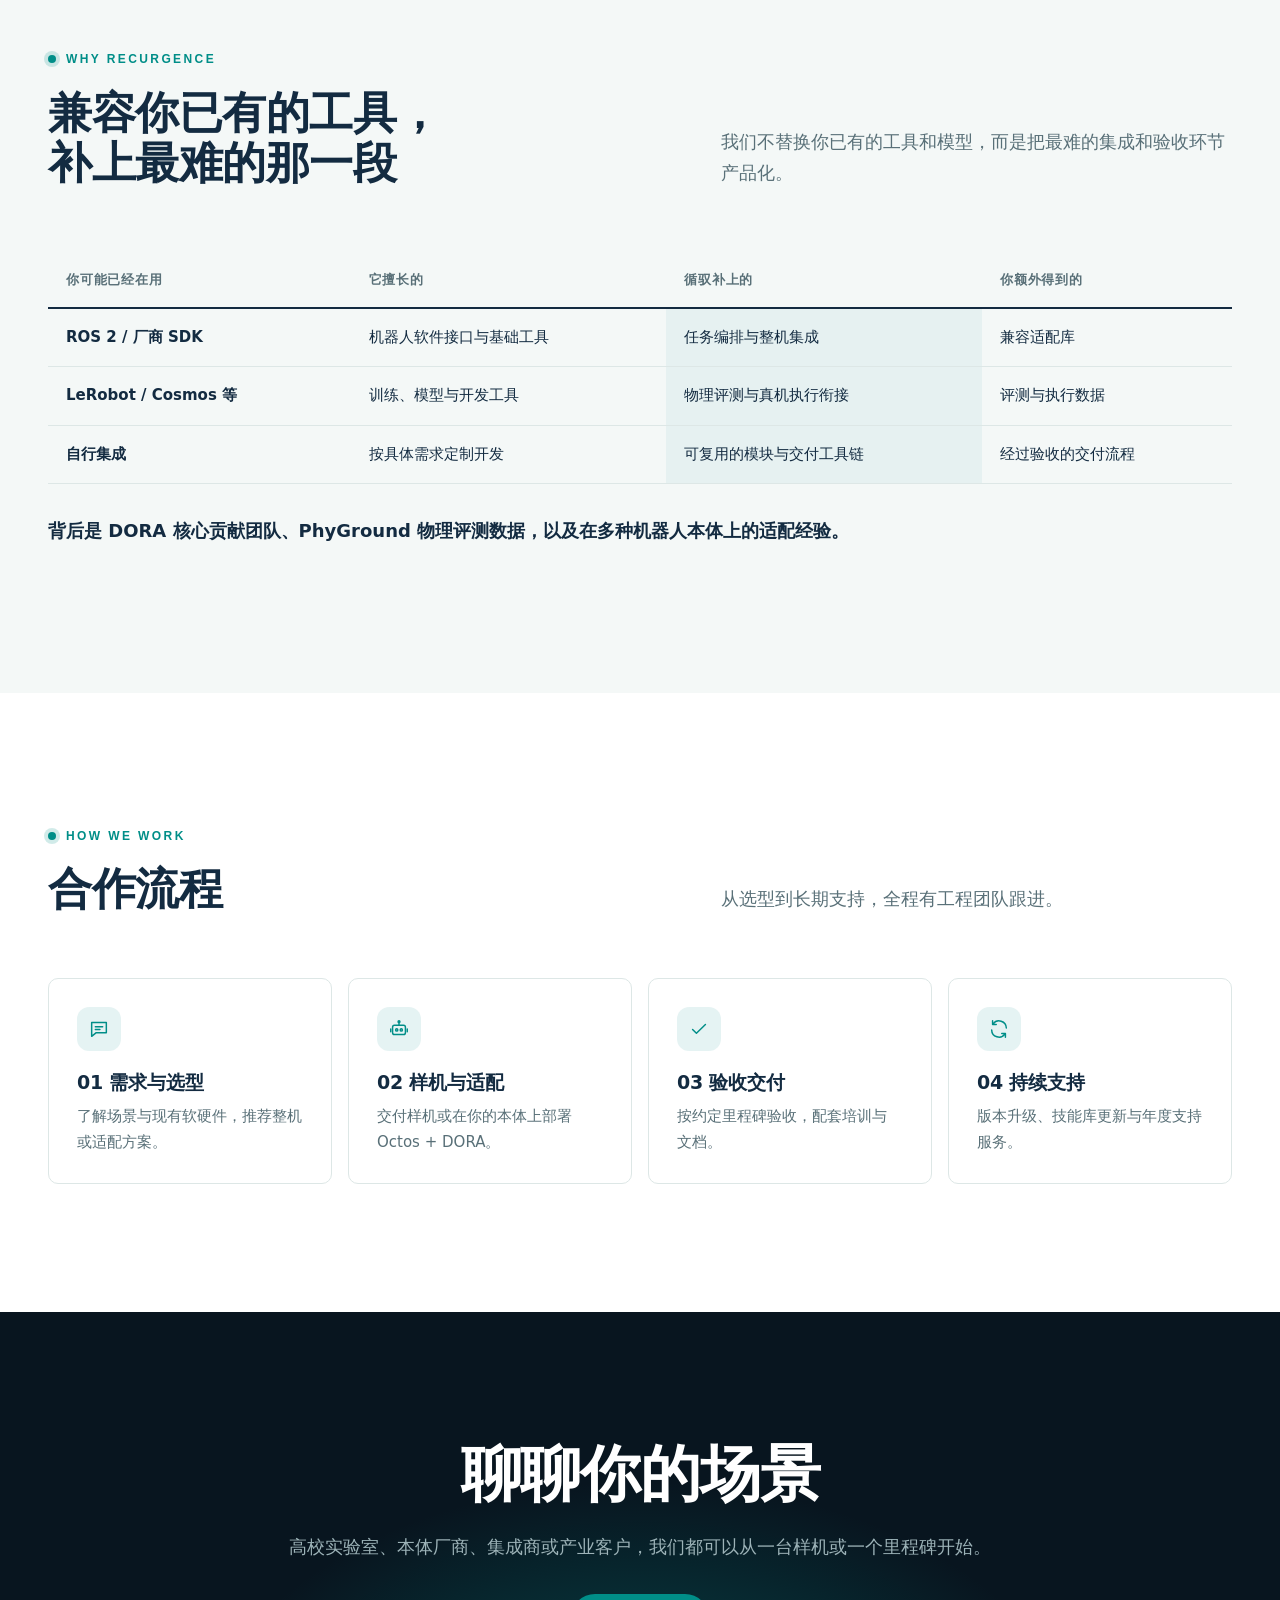
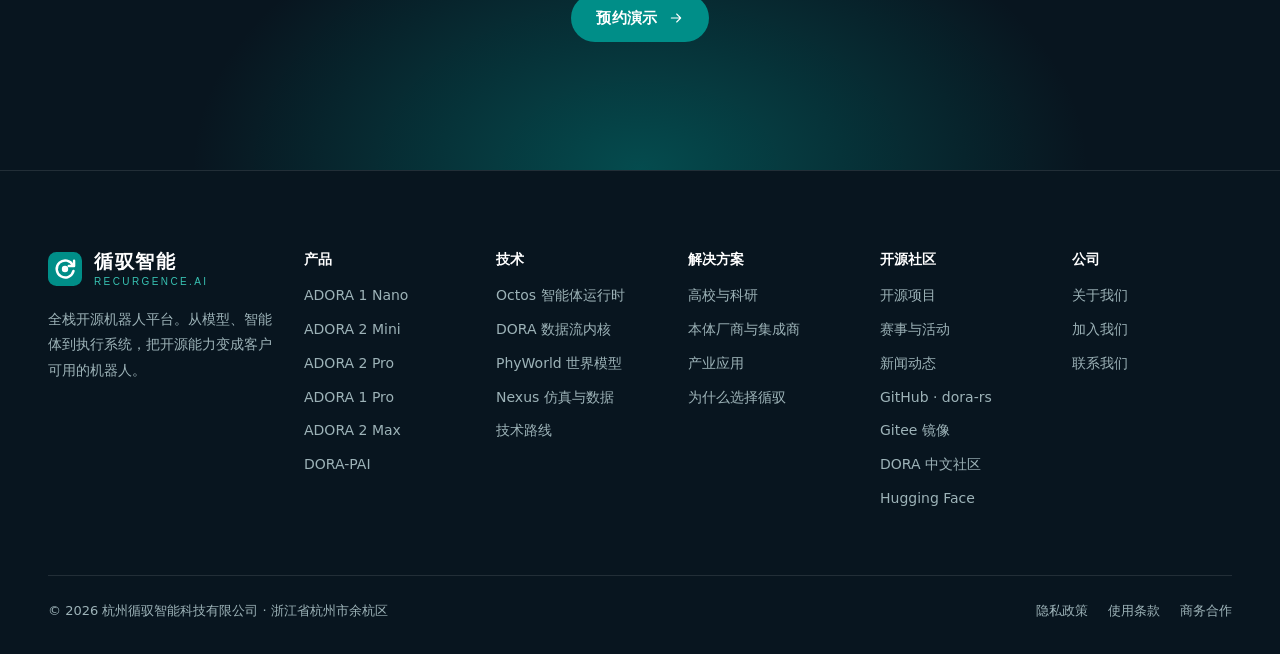
<file: solutions.html>
<!doctype html>
<html lang="zh-CN">
<head>
<meta charset="utf-8">
<meta name="viewport" content="width=device-width, initial-scale=1">
<title>解决方案 · 高校科研、本体厂商与产业应用 · 循驭智能</title>
<meta name="description" content="循驭智能面向高校与科研、本体厂商与集成商、产业应用客户，提供整机、开发套件、模型优化、系统适配与年度支持服务。">
<meta name="theme-color" content="#08151f">
<meta property="og:type" content="website">
<meta property="og:site_name" content="循驭智能">
<meta property="og:title" content="解决方案 · 高校科研、本体厂商与产业应用 · 循驭智能">
<meta property="og:description" content="循驭智能面向高校与科研、本体厂商与集成商、产业应用客户，提供整机、开发套件、模型优化、系统适配与年度支持服务。">
<meta property="og:image" content="https://recurgence.ai/assets/img/og-cover.jpg">
<link rel="icon" href="assets/img/favicon.svg" type="image/svg+xml">
<link rel="stylesheet" href="assets/css/site.css">
</head>
<body>
<svg width="0" height="0" style="position:absolute" aria-hidden="true"><symbol id="i-arrow" viewBox="0 0 24 24" fill="none" stroke="currentColor" stroke-width="1.6" stroke-linecap="round" stroke-linejoin="round"><path d="M5 12h14M13 6l6 6-6 6"/></symbol><symbol id="i-check" viewBox="0 0 24 24" fill="none" stroke="currentColor" stroke-width="1.6" stroke-linecap="round" stroke-linejoin="round"><path d="M5 12.5l4.2 4.2L19 7"/></symbol><symbol id="i-brain" viewBox="0 0 24 24" fill="none" stroke="currentColor" stroke-width="1.6" stroke-linecap="round" stroke-linejoin="round"><path d="M12 5v14"/><path d="M12 5a3 3 0 0 0-5.6 1.4A3 3 0 0 0 4.5 11a3 3 0 0 0 1.2 4.6A3 3 0 0 0 12 19"/><path d="M12 5a3 3 0 0 1 5.6 1.4A3 3 0 0 1 19.5 11a3 3 0 0 1-1.2 4.6A3 3 0 0 1 12 19"/></symbol><symbol id="i-flow" viewBox="0 0 24 24" fill="none" stroke="currentColor" stroke-width="1.6" stroke-linecap="round" stroke-linejoin="round"><circle cx="5" cy="6" r="2"/><circle cx="5" cy="18" r="2"/><circle cx="19" cy="12" r="2"/><path d="M7 6h3a3 3 0 0 1 3 3 3 3 0 0 0 3 3h1M7 18h3a3 3 0 0 0 3-3 3 3 0 0 1 3-3"/></symbol><symbol id="i-robot" viewBox="0 0 24 24" fill="none" stroke="currentColor" stroke-width="1.6" stroke-linecap="round" stroke-linejoin="round"><rect x="5" y="8" width="14" height="10" rx="2"/><path d="M12 8V5"/><circle cx="12" cy="4" r="1"/><circle cx="9.5" cy="13" r="1.2"/><circle cx="14.5" cy="13" r="1.2"/><path d="M3 12v3M21 12v3"/></symbol><symbol id="i-chip" viewBox="0 0 24 24" fill="none" stroke="currentColor" stroke-width="1.6" stroke-linecap="round" stroke-linejoin="round"><rect x="7" y="7" width="10" height="10" rx="1.5"/><path d="M10 7V4M14 7V4M10 20v-3M14 20v-3M7 10H4M7 14H4M20 10h-3M20 14h-3"/></symbol><symbol id="i-wave" viewBox="0 0 24 24" fill="none" stroke="currentColor" stroke-width="1.6" stroke-linecap="round" stroke-linejoin="round"><path d="M2.5 9a14 14 0 0 1 19 0"/><path d="M5.5 12.2a10 10 0 0 1 13 0"/><path d="M8.5 15.4a5.5 5.5 0 0 1 7 0"/><circle cx="12" cy="18.6" r="1"/></symbol><symbol id="i-cube" viewBox="0 0 24 24" fill="none" stroke="currentColor" stroke-width="1.6" stroke-linecap="round" stroke-linejoin="round"><path d="M12 3l8 4.5v9L12 21l-8-4.5v-9L12 3z"/><path d="M4 7.5l8 4.5 8-4.5M12 12v9"/></symbol><symbol id="i-loop" viewBox="0 0 24 24" fill="none" stroke="currentColor" stroke-width="1.6" stroke-linecap="round" stroke-linejoin="round"><path d="M20 11a8 8 0 0 0-14.5-4.5M4 13a8 8 0 0 0 14.5 4.5"/><path d="M5 3v4h4M19 21v-4h-4"/></symbol><symbol id="i-shield" viewBox="0 0 24 24" fill="none" stroke="currentColor" stroke-width="1.6" stroke-linecap="round" stroke-linejoin="round"><path d="M12 3l7 3v5c0 4.5-3 8-7 10-4-2-7-5.5-7-10V6l7-3z"/><path d="M9 12l2 2 4-4"/></symbol><symbol id="i-layers" viewBox="0 0 24 24" fill="none" stroke="currentColor" stroke-width="1.6" stroke-linecap="round" stroke-linejoin="round"><path d="M12 3l9 5-9 5-9-5 9-5z"/><path d="M3 13l9 5 9-5"/></symbol><symbol id="i-spark" viewBox="0 0 24 24" fill="none" stroke="currentColor" stroke-width="1.6" stroke-linecap="round" stroke-linejoin="round"><path d="M12 3v4M12 17v4M3 12h4M17 12h4M6 6l2.5 2.5M15.5 15.5L18 18M6 18l2.5-2.5M15.5 8.5L18 6"/></symbol><symbol id="i-users" viewBox="0 0 24 24" fill="none" stroke="currentColor" stroke-width="1.6" stroke-linecap="round" stroke-linejoin="round"><circle cx="9" cy="8" r="3"/><path d="M3 20a6 6 0 0 1 12 0"/><circle cx="17" cy="9" r="2.5"/><path d="M15.5 14.2A5 5 0 0 1 21 19"/></symbol><symbol id="i-plug" viewBox="0 0 24 24" fill="none" stroke="currentColor" stroke-width="1.6" stroke-linecap="round" stroke-linejoin="round"><path d="M9 3v5M15 3v5M7 8h10v3a5 5 0 0 1-10 0V8zM12 16v5"/></symbol><symbol id="i-book" viewBox="0 0 24 24" fill="none" stroke="currentColor" stroke-width="1.6" stroke-linecap="round" stroke-linejoin="round"><path d="M4 5a2 2 0 0 1 2-2h13v16H6a2 2 0 0 0-2 2V5z"/><path d="M4 19a2 2 0 0 1 2-2h13"/></symbol><symbol id="i-factory" viewBox="0 0 24 24" fill="none" stroke="currentColor" stroke-width="1.6" stroke-linecap="round" stroke-linejoin="round"><path d="M3 21V10l6 4V10l6 4V6h6v15H3z"/><path d="M7 17h2M12 17h2M17 17h1"/></symbol><symbol id="i-link" viewBox="0 0 24 24" fill="none" stroke="currentColor" stroke-width="1.6" stroke-linecap="round" stroke-linejoin="round"><rect x="3" y="3" width="7" height="7" rx="1.5"/><rect x="14" y="14" width="7" height="7" rx="1.5"/><path d="M10 6.5h4a3 3 0 0 1 3 3V14"/></symbol><symbol id="i-eye" viewBox="0 0 24 24" fill="none" stroke="currentColor" stroke-width="1.6" stroke-linecap="round" stroke-linejoin="round"><path d="M2 12s3.5-7 10-7 10 7 10 7-3.5 7-10 7S2 12 2 12z"/><circle cx="12" cy="12" r="3"/></symbol><symbol id="i-mail" viewBox="0 0 24 24" fill="none" stroke="currentColor" stroke-width="1.6" stroke-linecap="round" stroke-linejoin="round"><rect x="3" y="5" width="18" height="14" rx="2"/><path d="M3 7l9 6 9-6"/></symbol><symbol id="i-pin" viewBox="0 0 24 24" fill="none" stroke="currentColor" stroke-width="1.6" stroke-linecap="round" stroke-linejoin="round"><path d="M12 21s-7-6.2-7-11.5a7 7 0 0 1 14 0C19 14.8 12 21 12 21z"/><circle cx="12" cy="9.5" r="2.5"/></symbol><symbol id="i-phone" viewBox="0 0 24 24" fill="none" stroke="currentColor" stroke-width="1.6" stroke-linecap="round" stroke-linejoin="round"><path d="M5 4h4l2 5-2.5 1.5a11 11 0 0 0 5 5L15 13l5 2v4a2 2 0 0 1-2 2A16 16 0 0 1 3 6a2 2 0 0 1 2-2z"/></symbol><symbol id="i-chat" viewBox="0 0 24 24" fill="none" stroke="currentColor" stroke-width="1.6" stroke-linecap="round" stroke-linejoin="round"><path d="M4 5h16v11H9l-5 4V5z"/><path d="M8 9.5h8M8 12.5h5"/></symbol><symbol id="i-menu" viewBox="0 0 24 24" fill="none" stroke="currentColor" stroke-width="1.6" stroke-linecap="round" stroke-linejoin="round"><path d="M4 7h16M4 12h16M4 17h16"/></symbol><symbol id="i-play" viewBox="0 0 24 24" fill="none" stroke="currentColor" stroke-width="1.6" stroke-linecap="round" stroke-linejoin="round"><path d="M8 5l11 7-11 7V5z"/></symbol><symbol id="i-db" viewBox="0 0 24 24" fill="none" stroke="currentColor" stroke-width="1.6" stroke-linecap="round" stroke-linejoin="round"><ellipse cx="12" cy="6" rx="8" ry="3"/><path d="M4 6v6c0 1.7 3.6 3 8 3s8-1.3 8-3V6M4 12v6c0 1.7 3.6 3 8 3s8-1.3 8-3v-6"/></symbol><symbol id="i-gauge" viewBox="0 0 24 24" fill="none" stroke="currentColor" stroke-width="1.6" stroke-linecap="round" stroke-linejoin="round"><path d="M4 18a8 8 0 1 1 16 0"/><path d="M12 18l4-6"/></symbol><symbol id="i-box" viewBox="0 0 24 24" fill="none" stroke="currentColor" stroke-width="1.6" stroke-linecap="round" stroke-linejoin="round"><rect x="4" y="4" width="16" height="16" rx="3"/><path d="M4 9h16M9 9v11"/></symbol><symbol id="i-film" viewBox="0 0 24 24" fill="none" stroke="currentColor" stroke-width="1.6" stroke-linecap="round" stroke-linejoin="round"><rect x="3" y="5" width="18" height="14" rx="2"/><path d="M10 9l5 3-5 3V9z"/></symbol><symbol id="i-ext" viewBox="0 0 24 24" fill="none" stroke="currentColor" stroke-width="1.6" stroke-linecap="round" stroke-linejoin="round"><path d="M14 4h6v6M20 4l-9 9M18 14v5a1 1 0 0 1-1 1H5a1 1 0 0 1-1-1V7a1 1 0 0 1 1-1h5"/></symbol><symbol id="i-flask" viewBox="0 0 24 24" fill="none" stroke="currentColor" stroke-width="1.6" stroke-linecap="round" stroke-linejoin="round"><path d="M9 3h6M10 3v6l-5.5 9.5A1.6 1.6 0 0 0 5.9 21h12.2a1.6 1.6 0 0 0 1.4-2.5L14 9V3"/><path d="M7.5 15h9"/></symbol><symbol id="i-github" viewBox="0 0 16 16"><path fill="currentColor" d="M8 0C3.58 0 0 3.58 0 8c0 3.54 2.29 6.53 5.47 7.59.4.07.55-.17.55-.38 0-.19-.01-.82-.01-1.49-2.01.37-2.53-.49-2.69-.94-.09-.23-.48-.94-.82-1.13-.28-.15-.68-.52-.01-.53.63-.01 1.08.58 1.23.82.72 1.21 1.87.87 2.33.66.07-.52.28-.87.51-1.07-1.78-.2-3.64-.89-3.64-3.95 0-.87.31-1.59.82-2.15-.08-.2-.36-1.02.08-2.12 0 0 .67-.21 2.2.82.64-.18 1.32-.27 2-.27.68 0 1.36.09 2 .27 1.53-1.04 2.2-.82 2.2-.82.44 1.1.16 1.92.08 2.12.51.56.82 1.27.82 2.15 0 3.07-1.87 3.75-3.65 3.95.29.25.54.73.54 1.48 0 1.07-.01 1.93-.01 2.2 0 .21.15.46.55.38A8.013 8.013 0 0016 8c0-4.42-3.58-8-8-8z"/></symbol></svg>

<header class="site-header">
  <div class="wrap">
    <a class="brand" href="index.html" aria-label="循驭智能 首页"><svg class="brand-mark" viewBox="0 0 36 36" aria-hidden="true"><rect width="36" height="36" rx="9" fill="#008E88"/><path d="M26.4 14.2A9 9 0 1 0 27 20" fill="none" stroke="#fff" stroke-width="2.6" stroke-linecap="round"/><path d="M27.6 9.2v5.6H22" fill="none" stroke="#fff" stroke-width="2.6" stroke-linecap="round" stroke-linejoin="round"/><circle cx="18" cy="18" r="3.4" fill="#fff"/></svg><span class="brand-text"><strong>循驭智能</strong><span>RECURGENCE.AI</span></span></a>
    <nav class="nav" aria-label="主导航"><a href="products.html">产品</a><a href="technology.html">技术</a><a href="solutions.html" aria-current="page">解决方案</a><a href="community.html">开源社区</a><a href="about.html">关于我们</a></nav>
    <div class="header-cta">
      <a class="btn btn-primary" href="contact.html">预约演示</a>
      <button class="menu-toggle" type="button" aria-label="打开菜单" aria-expanded="false" aria-controls="mobile-nav"><svg><use href="#i-menu"/></svg></button>
    </div>
  </div>
</header>
<nav class="mobile-nav" id="mobile-nav" aria-label="移动端导航">
  <a href="index.html">首页</a><a href="products.html">产品</a><a href="technology.html">技术</a><a href="solutions.html" aria-current="page">解决方案</a><a href="community.html">开源社区</a><a href="about.html">关于我们</a>
  <a class="btn btn-primary" href="contact.html">预约演示</a>
</nav>
<main id="main">
<section class="page-hero dark">
  <div class="grid-bg"></div>
  <div class="wrap reveal">
    <div class="eyebrow">Solutions</div>
    <h1 class="h1">为科研、整机与产业团队<br>提供完整的机器人方案</h1>
    <p class="lead">整机、软件栈与工程支持一起交付。算法验证、数据采集、整机适配和场景落地，都可以在同一套开放平台上完成。</p>
    <div class="anchors">
      <a href="#academic">高校与科研</a><a href="#oem">本体厂商与集成商</a><a href="#industry">产业应用</a><a href="#why">为什么选择循驭</a><a href="#process">合作流程</a>
    </div>
  </div>
</section>

<section class="section" id="academic">
  <div class="wrap split">
    <div class="media fixed reveal"><img src="assets/img/community/openatom-2025.webp" alt="开放原子大赛 DORA 具身智能挑战赛参赛团队与机器人" loading="lazy"></div>
    <div class="reveal">
      <div class="eyebrow">Research &amp; Education</div>
      <h2 class="h2">高校与科研</h2>
      <p class="lead" style="margin-top:20px">让实验室从第一天就能跑通"模型 → 真机"的完整链路，把时间花在研究上，而不是环境搭建与整机调试上。</p>
      <ul class="bullets">
        <li><svg><use href="#i-robot"/></svg><div><b>交付内容</b><span>整机 · 开发套件 · 培训</span></div></li>
        <li><svg><use href="#i-flask"/></svg><div><b>典型场景</b><span>教学实验课 · 算法验证 · 数据采集 · 机器人竞赛</span></div></li>
        <li><svg><use href="#i-book"/></svg><div><b>合作方式</b><span>按台 / 按项目</span></div></li>
      </ul>
      <div class="uses light-chips" style="margin-top:24px"><span class="chip">ADORA 1 Nano</span><span class="chip">ADORA 2 Mini</span><span class="chip">ADORA 2 Pro</span><span class="chip">Nexus 工作台</span></div>
    </div>
  </div>
</section>

<section class="section paper" id="oem">
  <div class="wrap split flip">
    <div class="media fixed reveal"><img src="assets/img/scene/integration-showroom.webp" alt="Octos + DORA 在多种机器人本体上集成运行" loading="lazy"></div>
    <div class="reveal">
      <div class="eyebrow">OEM &amp; Integration</div>
      <h2 class="h2">本体厂商与集成商</h2>
      <p class="lead" style="margin-top:20px">你专注硬件，我们把大脑和神经接上。Octos + DORA 已在<span class="nw">宇树</span>、<span class="nw">智元</span>与 ADORA 真机上集成运行。</p>
      <ul class="bullets">
        <li><svg><use href="#i-brain"/></svg><div><b>交付内容</b><span>模型优化 · 系统适配 · 本地推理部署</span></div></li>
        <li><svg><use href="#i-link"/></svg><div><b>兼容</b><span>ROS 2 / 厂商 SDK / MAVLink，保留你已有的软件资产</span></div></li>
        <li><svg><use href="#i-check"/></svg><div><b>合作方式</b><span>按里程碑验收</span></div></li>
      </ul>
      <div class="uses light-chips" style="margin-top:24px"><span class="chip">Octos</span><span class="chip">DORA</span><span class="chip">OminiX</span><span class="chip">DORA-PAI</span></div>
    </div>
  </div>
</section>

<section class="section" id="industry">
  <div class="wrap split">
    <div class="media fixed reveal"><img src="assets/img/real/hospital-adora-2-max.webp" alt="ADORA 2 Max 在上海第六人民医院做临床导诊" loading="lazy"></div>
    <div class="reveal">
      <div class="eyebrow">Industry</div>
      <h2 class="h2">产业应用</h2>
      <p class="lead" style="margin-top:20px">面向医院、巡检与通用操作等真实场景，提供企业版本、硬件与长期运维支持。</p>
      <ul class="bullets">
        <li><svg><use href="#i-factory"/></svg><div><b>交付内容</b><span>企业版本 · 硬件 · 运维</span></div></li>
        <li><svg><use href="#i-eye"/></svg><div><b>典型场景</b><span>医院预诊 · 移动巡检 · 通用操作 · 生产搬运</span></div></li>
        <li><svg><use href="#i-shield"/></svg><div><b>合作方式</b><span>年度支持 + 硬件服务</span></div></li>
      </ul>
      <div class="uses light-chips" style="margin-top:24px"><span class="chip">ADORA 1 Pro</span><span class="chip">ADORA 2 Max</span><span class="chip">企业支持</span></div>
      <div class="case-card">
        <div class="kind">案例 · 2025.10</div>
        <h3>全国首款用于临床导诊的具身智能机器人落地上海第六人民医院</h3>
        <p>ADORA 2 Max 为排队患者提供预诊，完成步态、肌肉力量等部分检查，再对问诊和检查信息做多模态分析，生成辅助诊断建议发送给医生。ADORA 机器人团队提供底层软硬件技术支持。</p>
        <div class="case-stat"><b class="num">60+</b><span>每天可完成的患者预诊人数</span></div>
      </div>
    </div>
  </div>
</section>

<section class="section paper" id="why">
  <div class="wrap">
    <div class="section-head reveal">
      <div>
        <div class="eyebrow">Why Recurgence</div>
        <h2 class="h2">兼容你已有的工具，<br>补上最难的那一段</h2>
      </div>
      <p class="lead">我们不替换你已有的工具和模型，而是把最难的集成和验收环节产品化。</p>
    </div>
    <p class="scroll-hint">← 左右滑动查看完整表格 →</p>
    <div class="table-scroll reveal">
      <table class="compare">
        <thead><tr><th>你可能已经在用</th><th>它擅长的</th><th>循驭补上的</th><th>你额外得到的</th></tr></thead>
        <tbody>
          <tr><td>ROS 2 / 厂商 SDK</td><td>机器人软件接口与基础工具</td><td class="ours">任务编排与整机集成</td><td>兼容适配库</td></tr>
          <tr><td>LeRobot / Cosmos 等</td><td>训练、模型与开发工具</td><td class="ours">物理评测与真机执行衔接</td><td>评测与执行数据</td></tr>
          <tr><td>自行集成</td><td>按具体需求定制开发</td><td class="ours">可复用的模块与交付工具链</td><td>经过验收的交付流程</td></tr>
        </tbody>
      </table>
    </div>
    <p class="reveal" style="margin-top:32px;font-size:18px;font-weight:600">背后是 DORA 核心贡献团队、PhyGround 物理评测数据，以及在多种机器人本体上的适配经验。</p>
  </div>
</section>

<section class="section" id="process">
  <div class="wrap">
    <div class="section-head reveal">
      <div>
        <div class="eyebrow">How We Work</div>
        <h2 class="h2">合作流程</h2>
      </div>
      <p class="lead">从选型到长期支持，全程有工程团队跟进。</p>
    </div>
    <div class="feature-grid cols-4 reveal-stagger">
      <div class="feature"><div class="ico"><svg><use href="#i-chat"/></svg></div><h3>01 需求与选型</h3><p>了解场景与现有软硬件，推荐整机或适配方案。</p></div>
      <div class="feature"><div class="ico"><svg><use href="#i-robot"/></svg></div><h3>02 样机与适配</h3><p>交付样机或在你的本体上部署 Octos + DORA。</p></div>
      <div class="feature"><div class="ico"><svg><use href="#i-check"/></svg></div><h3>03 验收交付</h3><p>按约定里程碑验收，配套培训与文档。</p></div>
      <div class="feature"><div class="ico"><svg><use href="#i-loop"/></svg></div><h3>04 持续支持</h3><p>版本升级、技能库更新与年度支持服务。</p></div>
    </div>
  </div>
</section>

<section class="section dark cta-band">
  <div class="wrap reveal">
    <h2 class="h1">聊聊你的场景</h2>
    <p class="lead">高校实验室、本体厂商、集成商或产业客户，我们都可以从一台样机或一个里程碑开始。</p>
    <div class="btn-row"><a class="btn btn-primary" href="contact.html">预约演示<svg><use href="#i-arrow"/></svg></a></div>
  </div>
</section>

</main>

<footer class="site-footer">
  <div class="wrap">
    <div class="footer-top">
      <div class="footer-brand">
        <a class="brand" href="index.html"><svg class="brand-mark" viewBox="0 0 36 36" aria-hidden="true"><rect width="36" height="36" rx="9" fill="#008E88"/><path d="M26.4 14.2A9 9 0 1 0 27 20" fill="none" stroke="#fff" stroke-width="2.6" stroke-linecap="round"/><path d="M27.6 9.2v5.6H22" fill="none" stroke="#fff" stroke-width="2.6" stroke-linecap="round" stroke-linejoin="round"/><circle cx="18" cy="18" r="3.4" fill="#fff"/></svg><span class="brand-text"><strong>循驭智能</strong><span>RECURGENCE.AI</span></span></a>
        <p>全栈开源机器人平台。从模型、智能体到执行系统，把开源能力变成客户可用的机器人。</p>
      </div>
      <div><h4>产品</h4><ul>
        <li><a href="products.html#adora-1-nano">ADORA 1 Nano</a></li>
        <li><a href="products.html#adora-2-mini">ADORA 2 Mini</a></li>
        <li><a href="products.html#adora-2-pro">ADORA 2 Pro</a></li>
        <li><a href="products.html#adora-1-pro">ADORA 1 Pro</a></li>
        <li><a href="products.html#adora-2-max">ADORA 2 Max</a></li>
        <li><a href="products.html#dora-pai">DORA-PAI</a></li>
      </ul></div>
      <div><h4>技术</h4><ul>
        <li><a href="technology.html#octos">Octos 智能体运行时</a></li>
        <li><a href="technology.html#dora">DORA 数据流内核</a></li>
        <li><a href="technology.html#phyworld">PhyWorld 世界模型</a></li>
        <li><a href="technology.html#nexus">Nexus 仿真与数据</a></li>
        <li><a href="technology.html#roadmap">技术路线</a></li>
      </ul></div>
      <div><h4>解决方案</h4><ul>
        <li><a href="solutions.html#academic">高校与科研</a></li>
        <li><a href="solutions.html#oem">本体厂商与集成商</a></li>
        <li><a href="solutions.html#industry">产业应用</a></li>
        <li><a href="solutions.html#why">为什么选择循驭</a></li>
      </ul></div>
      <div><h4>开源社区</h4><ul>
        <li><a href="community.html#projects">开源项目</a></li>
        <li><a href="community.html#events">赛事与活动</a></li>
        <li><a href="community.html#news">新闻动态</a></li>
        <li><a href="https://github.com/dora-rs" target="_blank" rel="noopener">GitHub · dora-rs</a></li>
        <li><a href="https://gitee.com/dora-rs/dora" target="_blank" rel="noopener">Gitee 镜像</a></li>
        <li><a href="https://doracc.com" target="_blank" rel="noopener">DORA 中文社区</a></li>
        <li><a href="https://huggingface.co/NU-World-Model-Embodied-AI" target="_blank" rel="noopener">Hugging Face</a></li>
      </ul></div>
      <div><h4>公司</h4><ul>
        <li><a href="about.html">关于我们</a></li>
        <li><a href="about.html#careers">加入我们</a></li>
        <li><a href="contact.html">联系我们</a></li>
      </ul></div>
    </div>
    <div class="footer-bottom">
      <div>© <span data-year>2026</span> 杭州循驭智能科技有限公司 · 浙江省杭州市余杭区
        </div>
      <nav><a href="privacy.html">隐私政策</a><a href="terms.html">使用条款</a><a href="contact.html">商务合作</a></nav>
    </div>
  </div>
</footer>

<script src="assets/js/site.js" defer></script>
</body>
</html>
</file>
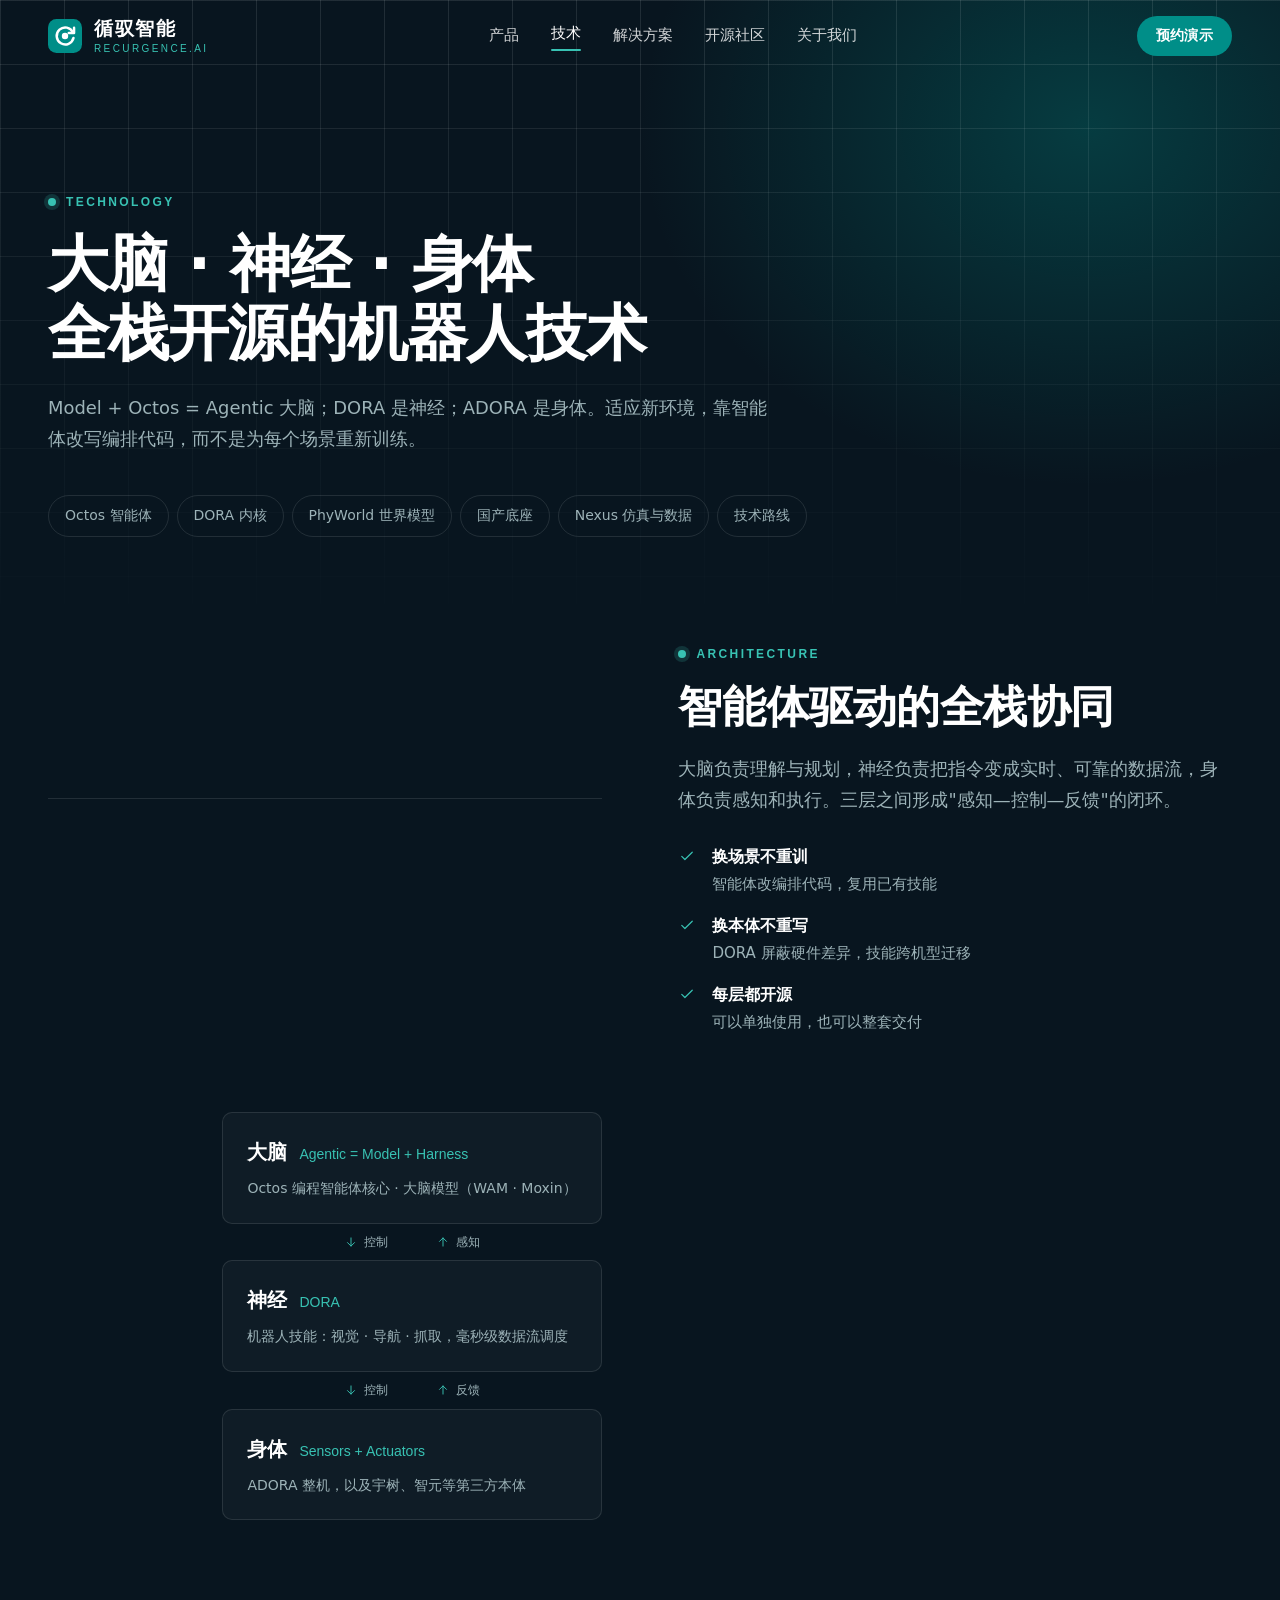
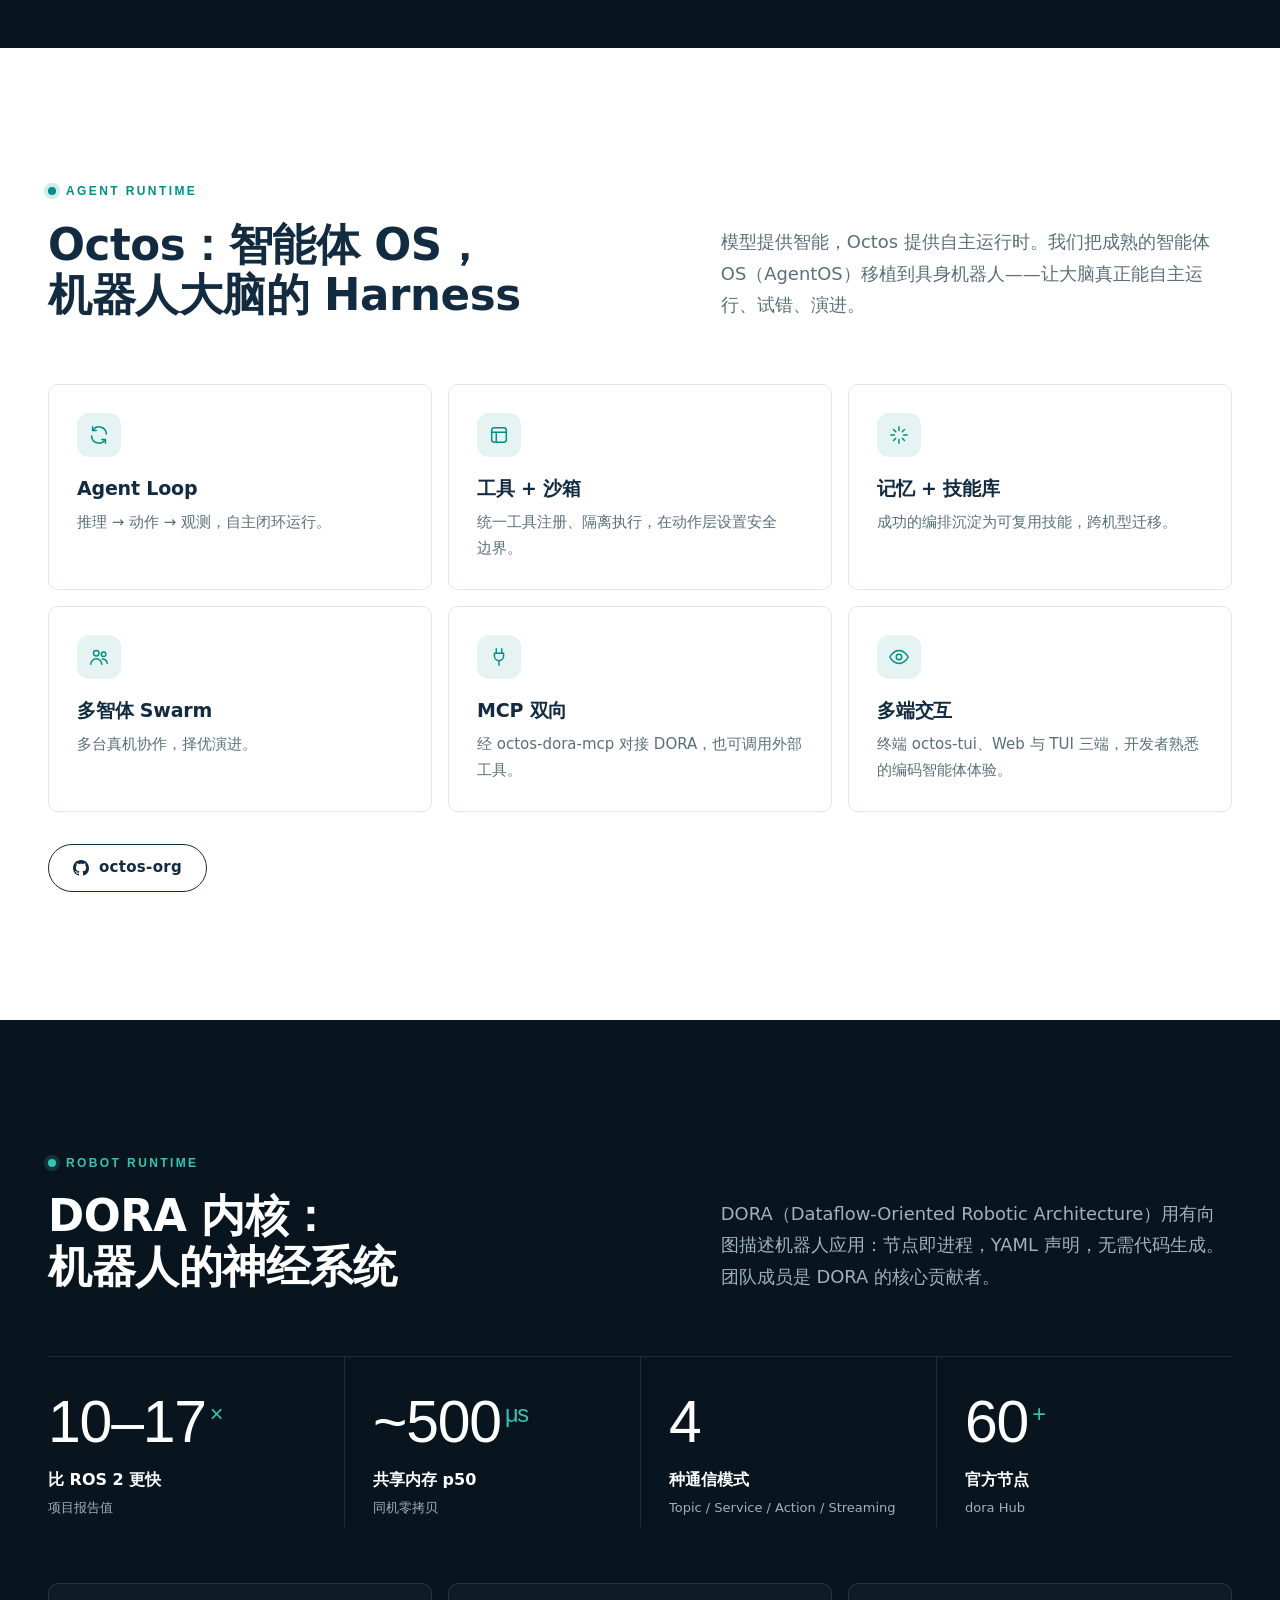
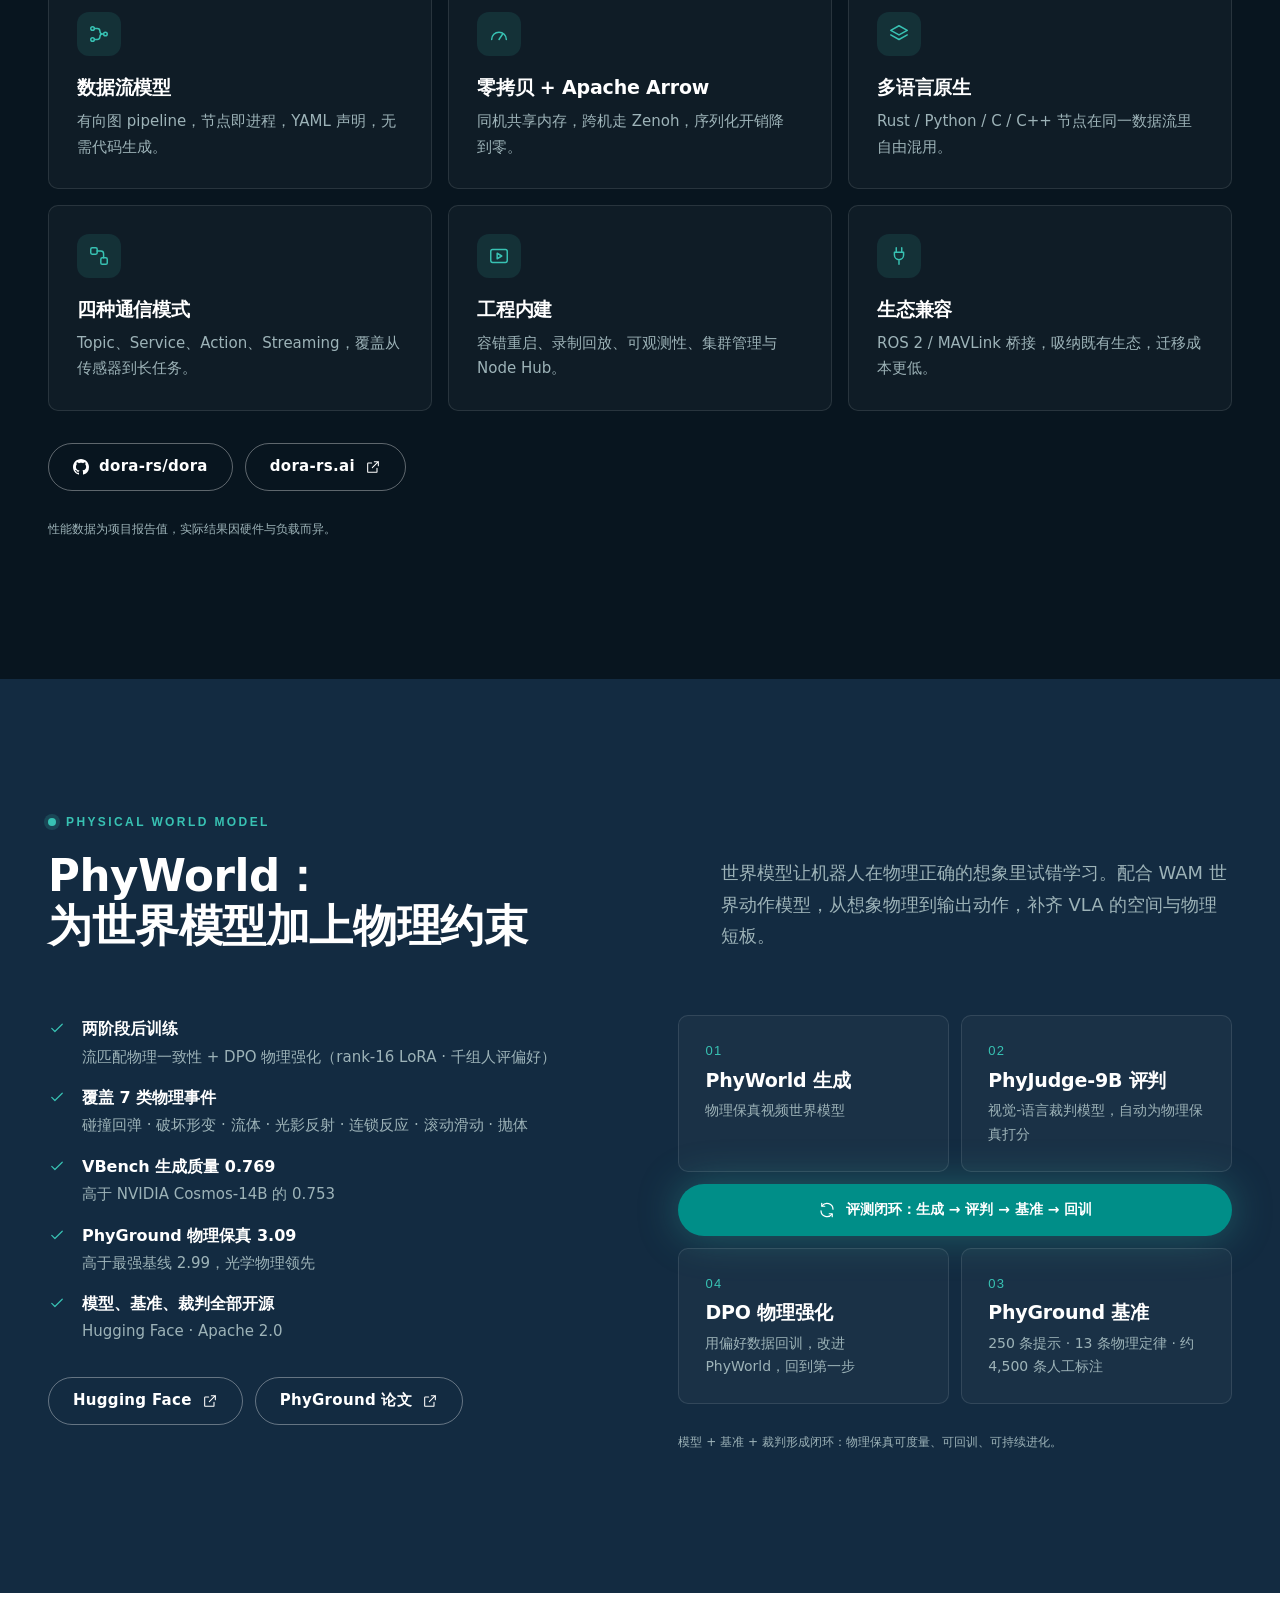
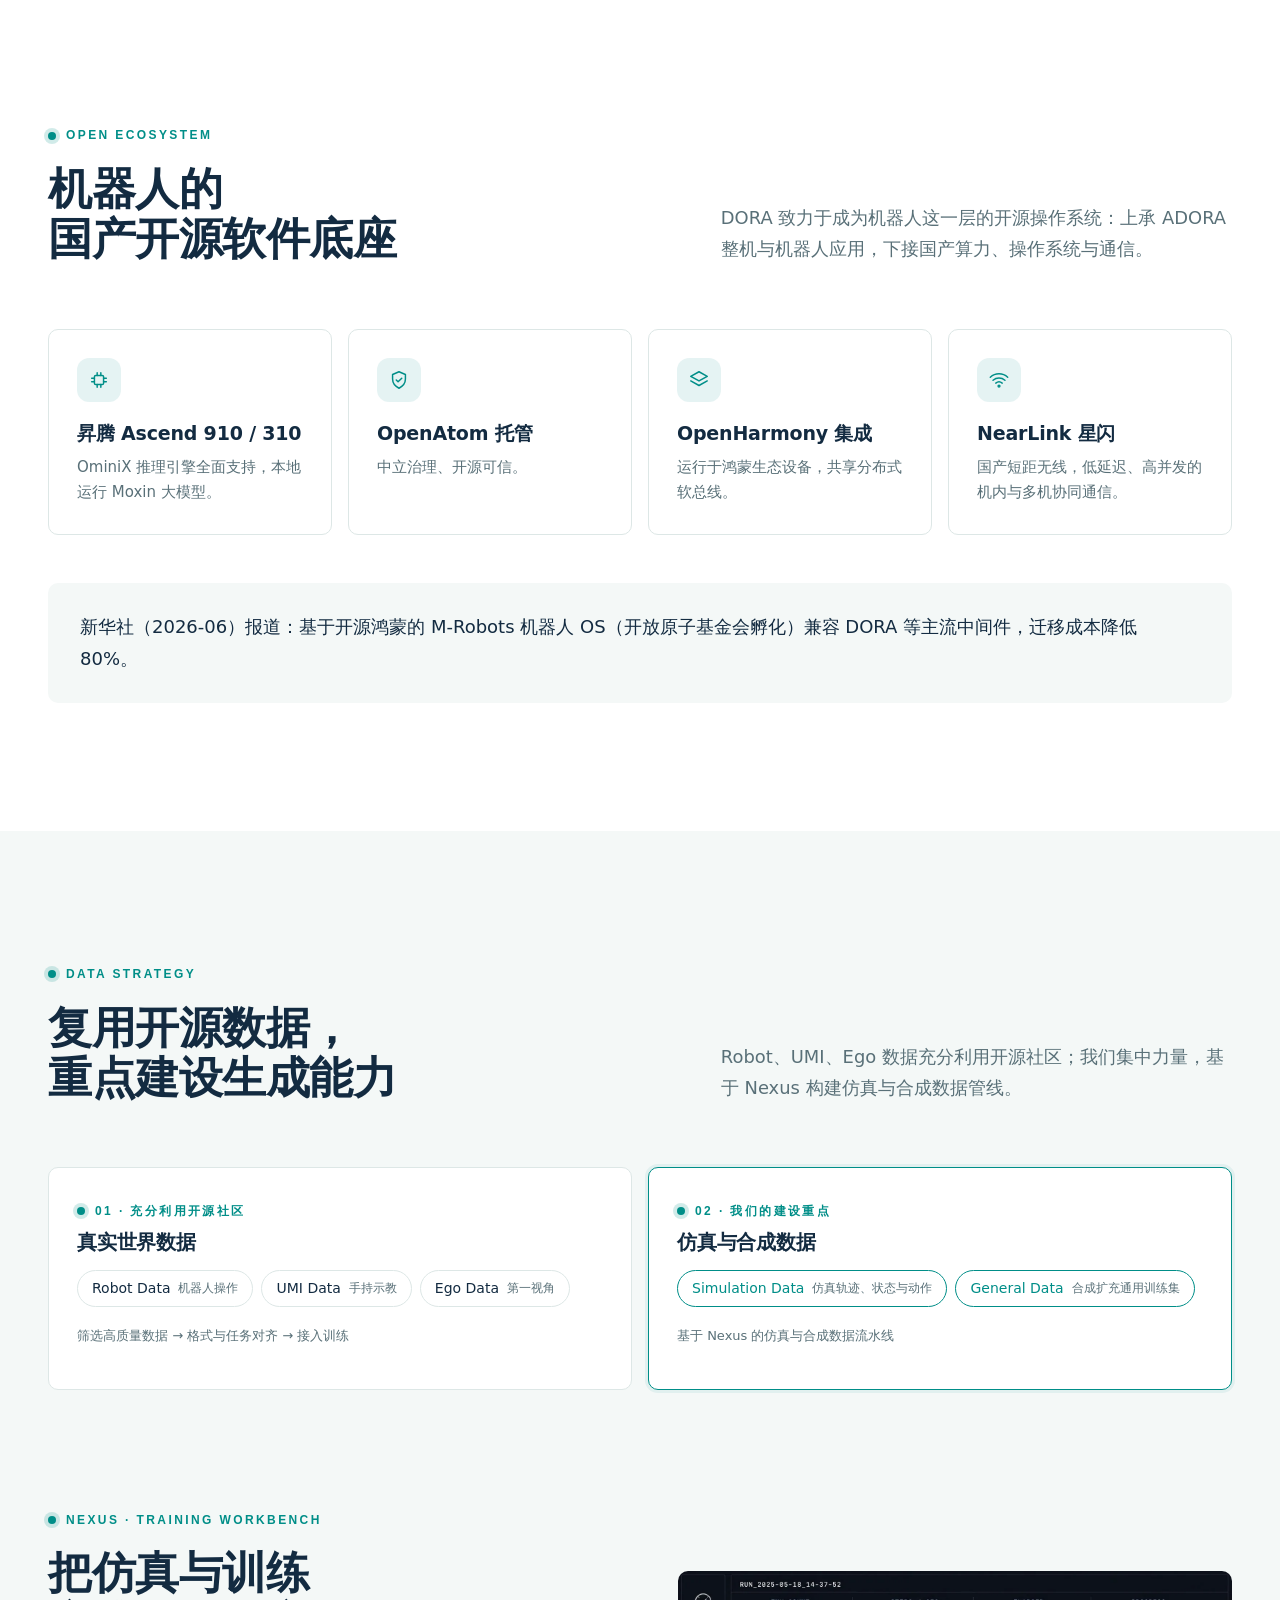
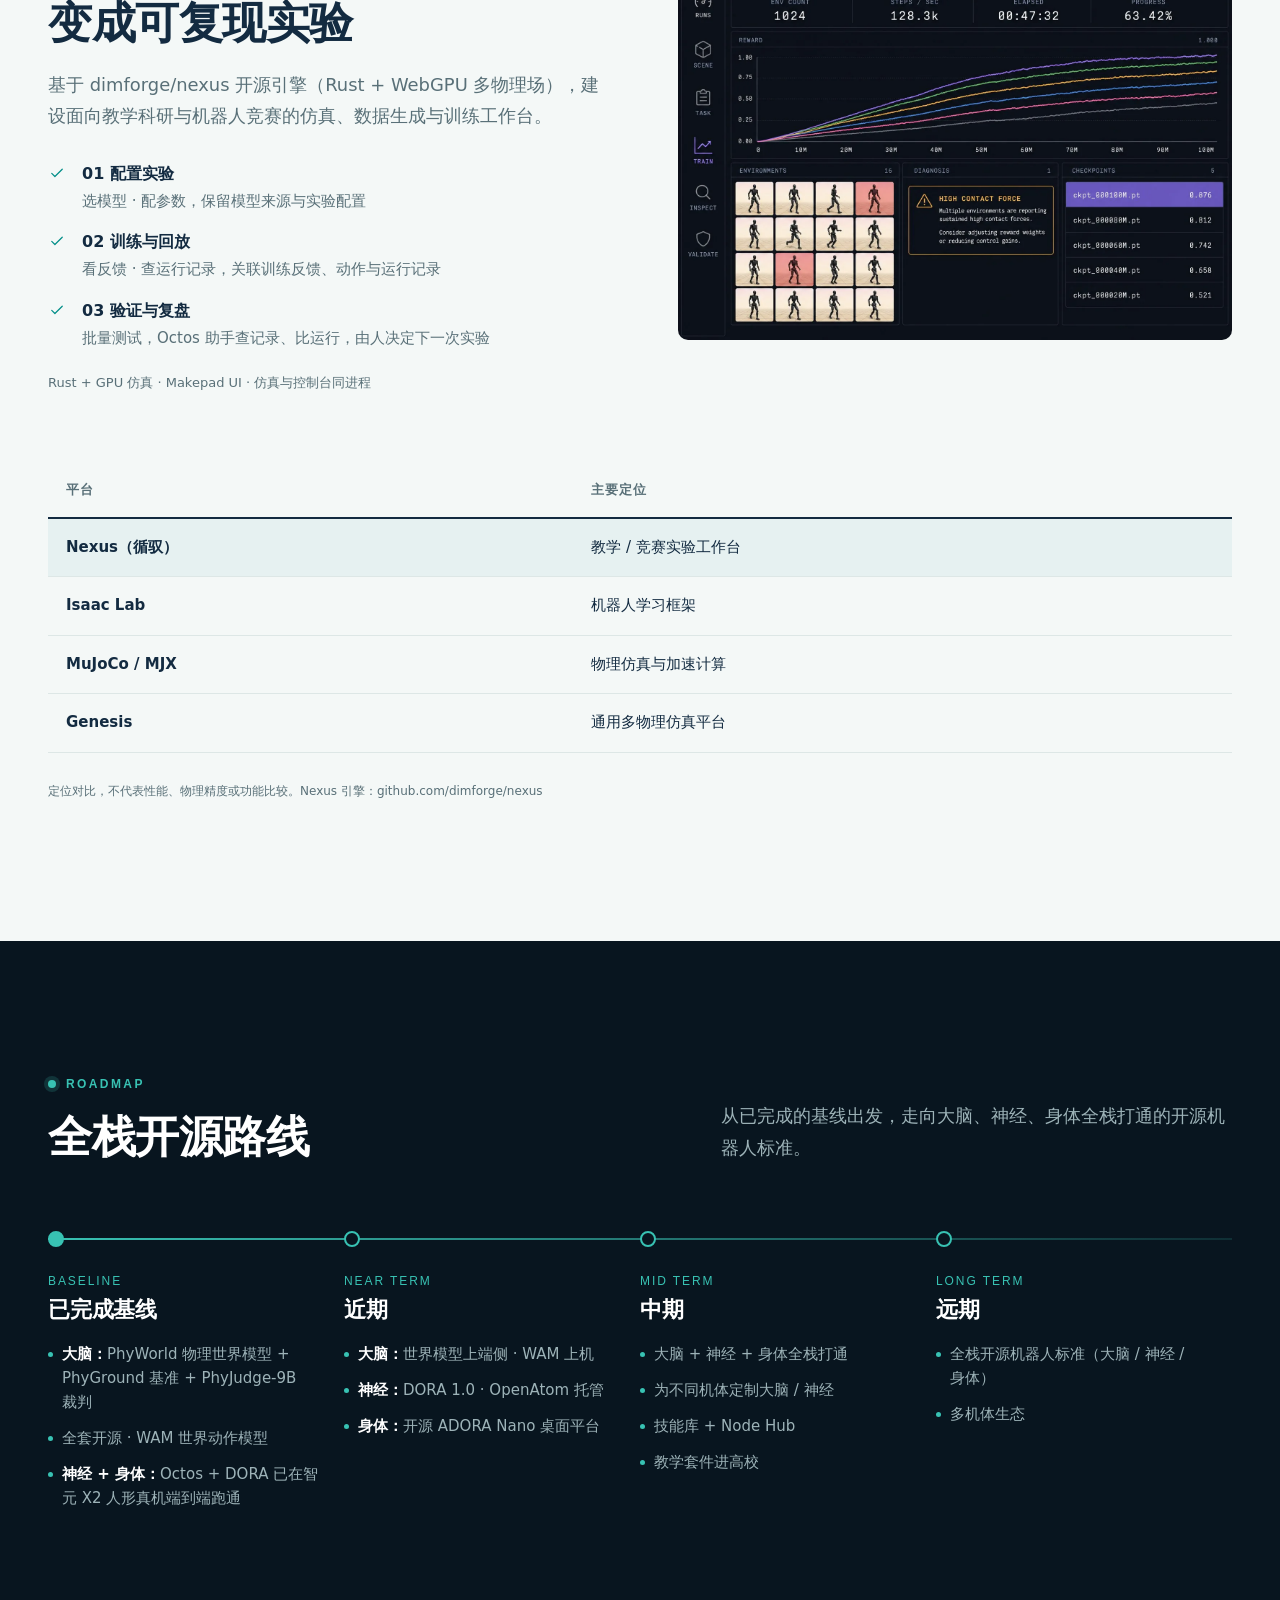
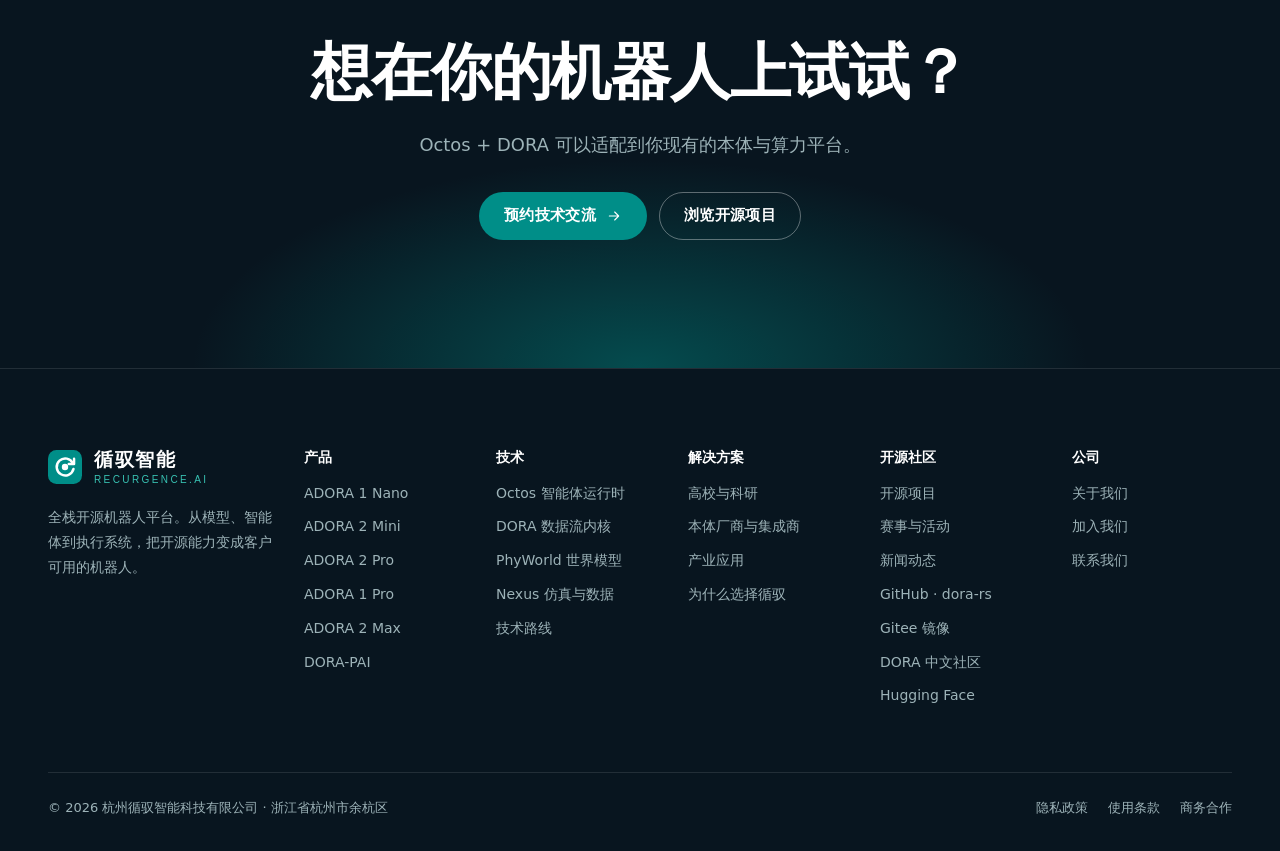
<file: technology.html>
<!doctype html>
<html lang="zh-CN">
<head>
<meta charset="utf-8">
<meta name="viewport" content="width=device-width, initial-scale=1">
<title>技术 · 大脑、神经与身体 · 循驭智能</title>
<meta name="description" content="循驭智能全栈开源机器人技术：Octos 智能体运行时、DORA 数据流内核、PhyWorld 物理世界模型与 PhyGround 评测闭环、Nexus 仿真与数据管线，以及国产开源软件底座。">
<meta name="theme-color" content="#08151f">
<meta property="og:type" content="website">
<meta property="og:site_name" content="循驭智能">
<meta property="og:title" content="技术 · 大脑、神经与身体 · 循驭智能">
<meta property="og:description" content="循驭智能全栈开源机器人技术：Octos 智能体运行时、DORA 数据流内核、PhyWorld 物理世界模型与 PhyGround 评测闭环、Nexus 仿真与数据管线，以及国产开源软件底座。">
<meta property="og:image" content="https://recurgence.ai/assets/img/og-cover.jpg">
<link rel="icon" href="assets/img/favicon.svg" type="image/svg+xml">
<link rel="stylesheet" href="assets/css/site.css">
</head>
<body>
<svg width="0" height="0" style="position:absolute" aria-hidden="true"><symbol id="i-arrow" viewBox="0 0 24 24" fill="none" stroke="currentColor" stroke-width="1.6" stroke-linecap="round" stroke-linejoin="round"><path d="M5 12h14M13 6l6 6-6 6"/></symbol><symbol id="i-check" viewBox="0 0 24 24" fill="none" stroke="currentColor" stroke-width="1.6" stroke-linecap="round" stroke-linejoin="round"><path d="M5 12.5l4.2 4.2L19 7"/></symbol><symbol id="i-brain" viewBox="0 0 24 24" fill="none" stroke="currentColor" stroke-width="1.6" stroke-linecap="round" stroke-linejoin="round"><path d="M12 5v14"/><path d="M12 5a3 3 0 0 0-5.6 1.4A3 3 0 0 0 4.5 11a3 3 0 0 0 1.2 4.6A3 3 0 0 0 12 19"/><path d="M12 5a3 3 0 0 1 5.6 1.4A3 3 0 0 1 19.5 11a3 3 0 0 1-1.2 4.6A3 3 0 0 1 12 19"/></symbol><symbol id="i-flow" viewBox="0 0 24 24" fill="none" stroke="currentColor" stroke-width="1.6" stroke-linecap="round" stroke-linejoin="round"><circle cx="5" cy="6" r="2"/><circle cx="5" cy="18" r="2"/><circle cx="19" cy="12" r="2"/><path d="M7 6h3a3 3 0 0 1 3 3 3 3 0 0 0 3 3h1M7 18h3a3 3 0 0 0 3-3 3 3 0 0 1 3-3"/></symbol><symbol id="i-robot" viewBox="0 0 24 24" fill="none" stroke="currentColor" stroke-width="1.6" stroke-linecap="round" stroke-linejoin="round"><rect x="5" y="8" width="14" height="10" rx="2"/><path d="M12 8V5"/><circle cx="12" cy="4" r="1"/><circle cx="9.5" cy="13" r="1.2"/><circle cx="14.5" cy="13" r="1.2"/><path d="M3 12v3M21 12v3"/></symbol><symbol id="i-chip" viewBox="0 0 24 24" fill="none" stroke="currentColor" stroke-width="1.6" stroke-linecap="round" stroke-linejoin="round"><rect x="7" y="7" width="10" height="10" rx="1.5"/><path d="M10 7V4M14 7V4M10 20v-3M14 20v-3M7 10H4M7 14H4M20 10h-3M20 14h-3"/></symbol><symbol id="i-wave" viewBox="0 0 24 24" fill="none" stroke="currentColor" stroke-width="1.6" stroke-linecap="round" stroke-linejoin="round"><path d="M2.5 9a14 14 0 0 1 19 0"/><path d="M5.5 12.2a10 10 0 0 1 13 0"/><path d="M8.5 15.4a5.5 5.5 0 0 1 7 0"/><circle cx="12" cy="18.6" r="1"/></symbol><symbol id="i-cube" viewBox="0 0 24 24" fill="none" stroke="currentColor" stroke-width="1.6" stroke-linecap="round" stroke-linejoin="round"><path d="M12 3l8 4.5v9L12 21l-8-4.5v-9L12 3z"/><path d="M4 7.5l8 4.5 8-4.5M12 12v9"/></symbol><symbol id="i-loop" viewBox="0 0 24 24" fill="none" stroke="currentColor" stroke-width="1.6" stroke-linecap="round" stroke-linejoin="round"><path d="M20 11a8 8 0 0 0-14.5-4.5M4 13a8 8 0 0 0 14.5 4.5"/><path d="M5 3v4h4M19 21v-4h-4"/></symbol><symbol id="i-shield" viewBox="0 0 24 24" fill="none" stroke="currentColor" stroke-width="1.6" stroke-linecap="round" stroke-linejoin="round"><path d="M12 3l7 3v5c0 4.5-3 8-7 10-4-2-7-5.5-7-10V6l7-3z"/><path d="M9 12l2 2 4-4"/></symbol><symbol id="i-layers" viewBox="0 0 24 24" fill="none" stroke="currentColor" stroke-width="1.6" stroke-linecap="round" stroke-linejoin="round"><path d="M12 3l9 5-9 5-9-5 9-5z"/><path d="M3 13l9 5 9-5"/></symbol><symbol id="i-spark" viewBox="0 0 24 24" fill="none" stroke="currentColor" stroke-width="1.6" stroke-linecap="round" stroke-linejoin="round"><path d="M12 3v4M12 17v4M3 12h4M17 12h4M6 6l2.5 2.5M15.5 15.5L18 18M6 18l2.5-2.5M15.5 8.5L18 6"/></symbol><symbol id="i-users" viewBox="0 0 24 24" fill="none" stroke="currentColor" stroke-width="1.6" stroke-linecap="round" stroke-linejoin="round"><circle cx="9" cy="8" r="3"/><path d="M3 20a6 6 0 0 1 12 0"/><circle cx="17" cy="9" r="2.5"/><path d="M15.5 14.2A5 5 0 0 1 21 19"/></symbol><symbol id="i-plug" viewBox="0 0 24 24" fill="none" stroke="currentColor" stroke-width="1.6" stroke-linecap="round" stroke-linejoin="round"><path d="M9 3v5M15 3v5M7 8h10v3a5 5 0 0 1-10 0V8zM12 16v5"/></symbol><symbol id="i-book" viewBox="0 0 24 24" fill="none" stroke="currentColor" stroke-width="1.6" stroke-linecap="round" stroke-linejoin="round"><path d="M4 5a2 2 0 0 1 2-2h13v16H6a2 2 0 0 0-2 2V5z"/><path d="M4 19a2 2 0 0 1 2-2h13"/></symbol><symbol id="i-factory" viewBox="0 0 24 24" fill="none" stroke="currentColor" stroke-width="1.6" stroke-linecap="round" stroke-linejoin="round"><path d="M3 21V10l6 4V10l6 4V6h6v15H3z"/><path d="M7 17h2M12 17h2M17 17h1"/></symbol><symbol id="i-link" viewBox="0 0 24 24" fill="none" stroke="currentColor" stroke-width="1.6" stroke-linecap="round" stroke-linejoin="round"><rect x="3" y="3" width="7" height="7" rx="1.5"/><rect x="14" y="14" width="7" height="7" rx="1.5"/><path d="M10 6.5h4a3 3 0 0 1 3 3V14"/></symbol><symbol id="i-eye" viewBox="0 0 24 24" fill="none" stroke="currentColor" stroke-width="1.6" stroke-linecap="round" stroke-linejoin="round"><path d="M2 12s3.5-7 10-7 10 7 10 7-3.5 7-10 7S2 12 2 12z"/><circle cx="12" cy="12" r="3"/></symbol><symbol id="i-mail" viewBox="0 0 24 24" fill="none" stroke="currentColor" stroke-width="1.6" stroke-linecap="round" stroke-linejoin="round"><rect x="3" y="5" width="18" height="14" rx="2"/><path d="M3 7l9 6 9-6"/></symbol><symbol id="i-pin" viewBox="0 0 24 24" fill="none" stroke="currentColor" stroke-width="1.6" stroke-linecap="round" stroke-linejoin="round"><path d="M12 21s-7-6.2-7-11.5a7 7 0 0 1 14 0C19 14.8 12 21 12 21z"/><circle cx="12" cy="9.5" r="2.5"/></symbol><symbol id="i-phone" viewBox="0 0 24 24" fill="none" stroke="currentColor" stroke-width="1.6" stroke-linecap="round" stroke-linejoin="round"><path d="M5 4h4l2 5-2.5 1.5a11 11 0 0 0 5 5L15 13l5 2v4a2 2 0 0 1-2 2A16 16 0 0 1 3 6a2 2 0 0 1 2-2z"/></symbol><symbol id="i-chat" viewBox="0 0 24 24" fill="none" stroke="currentColor" stroke-width="1.6" stroke-linecap="round" stroke-linejoin="round"><path d="M4 5h16v11H9l-5 4V5z"/><path d="M8 9.5h8M8 12.5h5"/></symbol><symbol id="i-menu" viewBox="0 0 24 24" fill="none" stroke="currentColor" stroke-width="1.6" stroke-linecap="round" stroke-linejoin="round"><path d="M4 7h16M4 12h16M4 17h16"/></symbol><symbol id="i-play" viewBox="0 0 24 24" fill="none" stroke="currentColor" stroke-width="1.6" stroke-linecap="round" stroke-linejoin="round"><path d="M8 5l11 7-11 7V5z"/></symbol><symbol id="i-db" viewBox="0 0 24 24" fill="none" stroke="currentColor" stroke-width="1.6" stroke-linecap="round" stroke-linejoin="round"><ellipse cx="12" cy="6" rx="8" ry="3"/><path d="M4 6v6c0 1.7 3.6 3 8 3s8-1.3 8-3V6M4 12v6c0 1.7 3.6 3 8 3s8-1.3 8-3v-6"/></symbol><symbol id="i-gauge" viewBox="0 0 24 24" fill="none" stroke="currentColor" stroke-width="1.6" stroke-linecap="round" stroke-linejoin="round"><path d="M4 18a8 8 0 1 1 16 0"/><path d="M12 18l4-6"/></symbol><symbol id="i-box" viewBox="0 0 24 24" fill="none" stroke="currentColor" stroke-width="1.6" stroke-linecap="round" stroke-linejoin="round"><rect x="4" y="4" width="16" height="16" rx="3"/><path d="M4 9h16M9 9v11"/></symbol><symbol id="i-film" viewBox="0 0 24 24" fill="none" stroke="currentColor" stroke-width="1.6" stroke-linecap="round" stroke-linejoin="round"><rect x="3" y="5" width="18" height="14" rx="2"/><path d="M10 9l5 3-5 3V9z"/></symbol><symbol id="i-ext" viewBox="0 0 24 24" fill="none" stroke="currentColor" stroke-width="1.6" stroke-linecap="round" stroke-linejoin="round"><path d="M14 4h6v6M20 4l-9 9M18 14v5a1 1 0 0 1-1 1H5a1 1 0 0 1-1-1V7a1 1 0 0 1 1-1h5"/></symbol><symbol id="i-flask" viewBox="0 0 24 24" fill="none" stroke="currentColor" stroke-width="1.6" stroke-linecap="round" stroke-linejoin="round"><path d="M9 3h6M10 3v6l-5.5 9.5A1.6 1.6 0 0 0 5.9 21h12.2a1.6 1.6 0 0 0 1.4-2.5L14 9V3"/><path d="M7.5 15h9"/></symbol><symbol id="i-github" viewBox="0 0 16 16"><path fill="currentColor" d="M8 0C3.58 0 0 3.58 0 8c0 3.54 2.29 6.53 5.47 7.59.4.07.55-.17.55-.38 0-.19-.01-.82-.01-1.49-2.01.37-2.53-.49-2.69-.94-.09-.23-.48-.94-.82-1.13-.28-.15-.68-.52-.01-.53.63-.01 1.08.58 1.23.82.72 1.21 1.87.87 2.33.66.07-.52.28-.87.51-1.07-1.78-.2-3.64-.89-3.64-3.95 0-.87.31-1.59.82-2.15-.08-.2-.36-1.02.08-2.12 0 0 .67-.21 2.2.82.64-.18 1.32-.27 2-.27.68 0 1.36.09 2 .27 1.53-1.04 2.2-.82 2.2-.82.44 1.1.16 1.92.08 2.12.51.56.82 1.27.82 2.15 0 3.07-1.87 3.75-3.65 3.95.29.25.54.73.54 1.48 0 1.07-.01 1.93-.01 2.2 0 .21.15.46.55.38A8.013 8.013 0 0016 8c0-4.42-3.58-8-8-8z"/></symbol></svg>

<header class="site-header">
  <div class="wrap">
    <a class="brand" href="index.html" aria-label="循驭智能 首页"><svg class="brand-mark" viewBox="0 0 36 36" aria-hidden="true"><rect width="36" height="36" rx="9" fill="#008E88"/><path d="M26.4 14.2A9 9 0 1 0 27 20" fill="none" stroke="#fff" stroke-width="2.6" stroke-linecap="round"/><path d="M27.6 9.2v5.6H22" fill="none" stroke="#fff" stroke-width="2.6" stroke-linecap="round" stroke-linejoin="round"/><circle cx="18" cy="18" r="3.4" fill="#fff"/></svg><span class="brand-text"><strong>循驭智能</strong><span>RECURGENCE.AI</span></span></a>
    <nav class="nav" aria-label="主导航"><a href="products.html">产品</a><a href="technology.html" aria-current="page">技术</a><a href="solutions.html">解决方案</a><a href="community.html">开源社区</a><a href="about.html">关于我们</a></nav>
    <div class="header-cta">
      <a class="btn btn-primary" href="contact.html">预约演示</a>
      <button class="menu-toggle" type="button" aria-label="打开菜单" aria-expanded="false" aria-controls="mobile-nav"><svg><use href="#i-menu"/></svg></button>
    </div>
  </div>
</header>
<nav class="mobile-nav" id="mobile-nav" aria-label="移动端导航">
  <a href="index.html">首页</a><a href="products.html">产品</a><a href="technology.html" aria-current="page">技术</a><a href="solutions.html">解决方案</a><a href="community.html">开源社区</a><a href="about.html">关于我们</a>
  <a class="btn btn-primary" href="contact.html">预约演示</a>
</nav>
<main id="main">
<section class="page-hero dark">
  <div class="grid-bg"></div>
  <div class="wrap reveal">
    <div class="eyebrow">Technology</div>
    <h1 class="h1">大脑 · 神经 · 身体<br>全栈开源的机器人技术</h1>
    <p class="lead">Model + Octos = Agentic 大脑；DORA 是神经；ADORA 是身体。适应新环境，靠智能体改写编排代码，而不是为每个场景重新训练。</p>
    <div class="anchors">
      <a href="#octos">Octos 智能体</a><a href="#dora">DORA 内核</a><a href="#phyworld">PhyWorld 世界模型</a>
      <a href="#ecosystem">国产底座</a><a href="#nexus">Nexus 仿真与数据</a><a href="#roadmap">技术路线</a>
    </div>
  </div>
</section>

<section class="section dark" style="padding-top:0">
  <div class="wrap split">
    <div class="reveal">
      <div class="eyebrow">Architecture</div>
      <h2 class="h2">智能体驱动的全栈协同</h2>
      <p class="lead" style="margin-top:20px">大脑负责理解与规划，神经负责把指令变成实时、可靠的数据流，身体负责感知和执行。三层之间形成"感知—控制—反馈"的闭环。</p>
      <ul class="bullets">
        <li><svg><use href="#i-check"/></svg><div><b>换场景不重训</b><span>智能体改编排代码，复用已有技能</span></div></li>
        <li><svg><use href="#i-check"/></svg><div><b>换本体不重写</b><span>DORA 屏蔽硬件差异，技能跨机型迁移</span></div></li>
        <li><svg><use href="#i-check"/></svg><div><b>每层都开源</b><span>可以单独使用，也可以整套交付</span></div></li>
      </ul>
    </div>
    <div class="loop-diagram reveal">
      <div class="loop-node">
        <div class="t"><b>大脑</b><span>Agentic = Model + Harness</span></div>
        <p>Octos 编程智能体核心 · 大脑模型（WAM · Moxin）</p>
      </div>
      <div class="loop-link"><span><svg style="transform:rotate(90deg)"><use href="#i-arrow"/></svg>控制</span><span><svg style="transform:rotate(-90deg)"><use href="#i-arrow"/></svg>感知</span></div>
      <div class="loop-node">
        <div class="t"><b>神经</b><span>DORA</span></div>
        <p>机器人技能：视觉 · 导航 · 抓取，毫秒级数据流调度</p>
      </div>
      <div class="loop-link"><span><svg style="transform:rotate(90deg)"><use href="#i-arrow"/></svg>控制</span><span><svg style="transform:rotate(-90deg)"><use href="#i-arrow"/></svg>反馈</span></div>
      <div class="loop-node">
        <div class="t"><b>身体</b><span>Sensors + Actuators</span></div>
        <p>ADORA 整机，以及宇树、智元等第三方本体</p>
      </div>
    </div>
  </div>
</section>

<section class="section" id="octos">
  <div class="wrap">
    <div class="section-head reveal">
      <div>
        <div class="eyebrow">Agent Runtime</div>
        <h2 class="h2">Octos：智能体 OS，<br>机器人大脑的 Harness</h2>
      </div>
      <p class="lead">模型提供智能，Octos 提供自主运行时。我们把成熟的智能体 OS（AgentOS）移植到具身机器人——让大脑真正能自主运行、试错、演进。</p>
    </div>
    <div class="feature-grid reveal-stagger">
      <div class="feature"><div class="ico"><svg><use href="#i-loop"/></svg></div><h3>Agent Loop</h3><p>推理 → 动作 → 观测，自主闭环运行。</p></div>
      <div class="feature"><div class="ico"><svg><use href="#i-box"/></svg></div><h3>工具 + 沙箱</h3><p>统一工具注册、隔离执行，在动作层设置安全边界。</p></div>
      <div class="feature"><div class="ico"><svg><use href="#i-spark"/></svg></div><h3>记忆 + 技能库</h3><p>成功的编排沉淀为可复用技能，跨机型迁移。</p></div>
      <div class="feature"><div class="ico"><svg><use href="#i-users"/></svg></div><h3>多智体 Swarm</h3><p>多台真机协作，择优演进。</p></div>
      <div class="feature"><div class="ico"><svg><use href="#i-plug"/></svg></div><h3>MCP 双向</h3><p>经 octos-dora-mcp 对接 DORA，也可调用外部工具。</p></div>
      <div class="feature"><div class="ico"><svg><use href="#i-eye"/></svg></div><h3>多端交互</h3><p>终端 octos-tui、Web 与 TUI 三端，开发者熟悉的编码智能体体验。</p></div>
    </div>
    <div class="btn-row reveal">
      <a class="btn btn-outline" href="https://github.com/octos-org" target="_blank" rel="noopener"><svg><use href="#i-github"/></svg>octos-org</a>
    </div>
    
  </div>
</section>

<section class="section dark" id="dora">
  <div class="wrap">
    <div class="section-head reveal">
      <div>
        <div class="eyebrow">Robot Runtime</div>
        <h2 class="h2">DORA 内核：<br>机器人的神经系统</h2>
      </div>
      <p class="lead">DORA（Dataflow-Oriented Robotic Architecture）用有向图描述机器人应用：节点即进程，YAML 声明，无需代码生成。团队成员是 DORA 的核心贡献者。</p>
    </div>
    <div class="stats reveal-stagger">
      <div class="stat"><div class="v">10–17<sup>×</sup></div><div class="k">比 ROS 2 更快</div><div class="d">项目报告值</div></div>
      <div class="stat"><div class="v">~500<sup>μs</sup></div><div class="k">共享内存 p50</div><div class="d">同机零拷贝</div></div>
      <div class="stat"><div class="v">4</div><div class="k">种通信模式</div><div class="d">Topic / Service / Action / Streaming</div></div>
      <div class="stat"><div class="v">60<sup>+</sup></div><div class="k">官方节点</div><div class="d">dora Hub</div></div>
    </div>
    <div class="feature-grid reveal-stagger" style="margin-top:56px">
      <div class="feature"><div class="ico"><svg><use href="#i-flow"/></svg></div><h3>数据流模型</h3><p>有向图 pipeline，节点即进程，YAML 声明，无需代码生成。</p></div>
      <div class="feature"><div class="ico"><svg><use href="#i-gauge"/></svg></div><h3>零拷贝 + Apache Arrow</h3><p>同机共享内存，跨机走 Zenoh，序列化开销降到零。</p></div>
      <div class="feature"><div class="ico"><svg><use href="#i-layers"/></svg></div><h3>多语言原生</h3><p>Rust / Python / C / C++ 节点在同一数据流里自由混用。</p></div>
      <div class="feature"><div class="ico"><svg><use href="#i-link"/></svg></div><h3>四种通信模式</h3><p>Topic、Service、Action、Streaming，覆盖从传感器到长任务。</p></div>
      <div class="feature"><div class="ico"><svg><use href="#i-film"/></svg></div><h3>工程内建</h3><p>容错重启、录制回放、可观测性、集群管理与 Node Hub。</p></div>
      <div class="feature"><div class="ico"><svg><use href="#i-plug"/></svg></div><h3>生态兼容</h3><p>ROS 2 / MAVLink 桥接，吸纳既有生态，迁移成本更低。</p></div>
    </div>
    <div class="btn-row reveal">
      <a class="btn btn-ghost" href="https://github.com/dora-rs/dora" target="_blank" rel="noopener"><svg><use href="#i-github"/></svg>dora-rs/dora</a>
      <a class="btn btn-ghost" href="https://dora-rs.ai" target="_blank" rel="noopener">dora-rs.ai<svg><use href="#i-ext"/></svg></a>
    </div>
    <p class="footnote">性能数据为项目报告值，实际结果因硬件与负载而异。</p>
  </div>
</section>

<section class="section navy" id="phyworld">
  <div class="wrap">
    <div class="section-head reveal">
      <div>
        <div class="eyebrow">Physical World Model</div>
        <h2 class="h2">PhyWorld：<br>为世界模型加上物理约束</h2>
      </div>
      <p class="lead">世界模型让机器人在物理正确的想象里试错学习。配合 WAM 世界动作模型，从想象物理到输出动作，补齐 VLA 的空间与物理短板。</p>
    </div>
    <div class="split" style="align-items:start">
      <div class="reveal">
        <ul class="bullets" style="margin-top:0">
          <li><svg><use href="#i-check"/></svg><div><b>两阶段后训练</b><span>流匹配物理一致性 + DPO 物理强化（rank-16 LoRA · 千组人评偏好）</span></div></li>
          <li><svg><use href="#i-check"/></svg><div><b>覆盖 7 类物理事件</b><span>碰撞回弹 · 破坏形变 · 流体 · 光影反射 · 连锁反应 · 滚动滑动 · 抛体</span></div></li>
          <li><svg><use href="#i-check"/></svg><div><b>VBench 生成质量 0.769</b><span>高于 NVIDIA Cosmos-14B 的 0.753</span></div></li>
          <li><svg><use href="#i-check"/></svg><div><b>PhyGround 物理保真 3.09</b><span>高于最强基线 2.99，光学物理领先</span></div></li>
          <li><svg><use href="#i-check"/></svg><div><b>模型、基准、裁判全部开源</b><span>Hugging Face · Apache 2.0</span></div></li>
        </ul>
        <div class="btn-row">
          <a class="btn btn-ghost" href="https://huggingface.co/NU-World-Model-Embodied-AI" target="_blank" rel="noopener">Hugging Face<svg><use href="#i-ext"/></svg></a>
          <a class="btn btn-ghost" href="https://arxiv.org/abs/2605.10806" target="_blank" rel="noopener">PhyGround 论文<svg><use href="#i-ext"/></svg></a>
        </div>
        
      </div>
      <div class="reveal">
        <div class="cycle">
          <div class="step"><div class="n">01</div><h3>PhyWorld 生成</h3><p>物理保真视频世界模型</p></div>
          <div class="step"><div class="n">02</div><h3>PhyJudge-9B <span class="nw">评判</span></h3><p>视觉-语言裁判模型，自动为物理保真打分</p></div>
          <div class="step"><div class="n">04</div><h3>DPO 物理强化</h3><p>用偏好数据回训，改进 PhyWorld，回到第一步</p></div>
          <div class="step"><div class="n">03</div><h3>PhyGround 基准</h3><p>250 条提示 · 13 条物理定律 · 约 4,500 条人工标注</p></div>
          <div class="core"><svg><use href="#i-loop"/></svg>评测闭环：生成 → 评判 → 基准 → 回训</div>
        </div>
        <p class="footnote">模型 + 基准 + 裁判形成闭环：物理保真可度量、可回训、可持续进化。</p>
      </div>
    </div>
  </div>
</section>

<section class="section" id="ecosystem">
  <div class="wrap">
    <div class="section-head reveal">
      <div>
        <div class="eyebrow">Open Ecosystem</div>
        <h2 class="h2">机器人的<br>国产开源软件底座</h2>
      </div>
      <p class="lead">DORA 致力于成为机器人这一层的开源操作系统：上承 ADORA 整机与机器人应用，下接国产算力、操作系统与通信。</p>
    </div>
    <div class="feature-grid cols-4 reveal-stagger">
      <div class="feature"><div class="ico"><svg><use href="#i-chip"/></svg></div><h3>昇腾 Ascend 910 / 310</h3><p>OminiX 推理引擎全面支持，本地运行 Moxin 大模型。</p></div>
      <div class="feature"><div class="ico"><svg><use href="#i-shield"/></svg></div><h3>OpenAtom 托管</h3><p>中立治理、开源可信。</p></div>
      <div class="feature"><div class="ico"><svg><use href="#i-layers"/></svg></div><h3>OpenHarmony 集成</h3><p>运行于鸿蒙生态设备，共享分布式软总线。</p></div>
      <div class="feature"><div class="ico"><svg><use href="#i-wave"/></svg></div><h3>NearLink 星闪</h3><p>国产短距无线，低延迟、高并发的机内与多机协同通信。</p></div>
    </div>
    
    <blockquote class="reveal" style="margin:48px 0 0;padding:28px 32px;border-radius:10px;background:var(--paper);font-size:18px;line-height:1.8">
      新华社（2026-06）报道：基于开源鸿蒙的 M-Robots 机器人 OS（开放原子基金会孵化）兼容 DORA 等主流中间件，迁移成本降低 80%。
      
    </blockquote>
  </div>
</section>

<section class="section paper" id="nexus">
  <div class="wrap">
    <div class="section-head reveal">
      <div>
        <div class="eyebrow">Data Strategy</div>
        <h2 class="h2">复用开源数据，<br>重点建设生成能力</h2>
      </div>
      <p class="lead">Robot、UMI、Ego 数据充分利用开源社区；我们集中力量，基于 Nexus 构建仿真与合成数据管线。</p>
    </div>
    <div class="data-split reveal-stagger">
      <div class="data-col">
        <div class="eyebrow" style="margin:0">01 · 充分利用开源社区</div>
        <h3>真实世界数据</h3>
        <div class="light-chips" style="display:flex;flex-wrap:wrap;gap:8px"><span class="chip">Robot Data <em>机器人操作</em></span><span class="chip">UMI Data <em>手持示教</em></span><span class="chip">Ego Data <em>第一视角</em></span></div>
        <p class="small" style="margin-top:18px">筛选高质量数据 → 格式与任务对齐 → 接入训练</p>
      </div>
      <div class="data-col hl">
        <div class="eyebrow" style="margin:0">02 · 我们的建设重点</div>
        <h3>仿真与合成数据</h3>
        <div class="light-chips" style="display:flex;flex-wrap:wrap;gap:8px"><span class="chip hl">Simulation Data <em>仿真轨迹、状态与动作</em></span><span class="chip hl">General Data <em>合成扩充通用训练集</em></span></div>
        <p class="small" style="margin-top:18px">基于 Nexus 的仿真与合成数据流水线</p>
      </div>
    </div>

    <div class="split" style="margin-top:clamp(72px,9vw,120px)">
      <div class="reveal">
        <div class="eyebrow">Nexus · Training Workbench</div>
        <h2 class="h2">把仿真与训练<br>变成可复现实验</h2>
        <p class="lead" style="margin-top:20px">基于 dimforge/nexus 开源引擎（Rust + WebGPU 多物理场），建设面向教学科研与机器人竞赛的仿真、数据生成与训练工作台。</p>
        <ul class="bullets">
          <li><svg><use href="#i-check"/></svg><div><b>01 配置实验</b><span>选模型 · 配参数，保留模型来源与实验配置</span></div></li>
          <li><svg><use href="#i-check"/></svg><div><b>02 训练与回放</b><span>看反馈 · 查运行记录，关联训练反馈、动作与运行记录</span></div></li>
          <li><svg><use href="#i-check"/></svg><div><b>03 验证与复盘</b><span>批量测试，Octos 助手查记录、比运行，由人决定下一次实验</span></div></li>
        </ul>
        <p class="small" style="margin-top:20px">Rust + GPU 仿真 · Makepad UI · 仿真与控制台同进程</p>
      </div>
      <div class="media reveal"><img src="assets/img/tech/nexus-training-ui.webp" alt="Nexus 训练工作台界面" loading="lazy"></div>
    </div>

    <div class="table-scroll reveal" style="margin-top:56px">
      <table class="compare" style="min-width:0">
        <thead><tr><th>平台</th><th>主要定位</th></tr></thead>
        <tbody>
          <tr class="ours"><td>Nexus（循驭）</td><td>教学 / 竞赛实验工作台</td></tr>
          <tr><td>Isaac Lab</td><td>机器人学习框架</td></tr>
          <tr><td>MuJoCo / MJX</td><td>物理仿真与加速计算</td></tr>
          <tr><td>Genesis</td><td>通用多物理仿真平台</td></tr>
        </tbody>
      </table>
    </div>
    <p class="footnote">定位对比，不代表性能、物理精度或功能比较。Nexus 引擎：github.com/dimforge/nexus</p>
  </div>
</section>

<section class="section dark" id="roadmap">
  <div class="wrap">
    <div class="section-head reveal">
      <div>
        <div class="eyebrow">Roadmap</div>
        <h2 class="h2">全栈开源路线</h2>
      </div>
      <p class="lead">从已完成的基线出发，走向大脑、神经、身体全栈打通的开源机器人标准。</p>
    </div>
    <div class="roadmap reveal-stagger">
      <div class="rm-col done">
        <div class="phase">Baseline</div><h3>已完成基线</h3>
        <ul>
          <li><b>大脑：</b>PhyWorld 物理世界模型 + PhyGround 基准 + PhyJudge-9B 裁判</li>
          <li>全套开源 · WAM 世界动作模型</li>
          <li><b>神经 + 身体：</b>Octos + DORA 已在智元 X2 人形真机端到端跑通</li>
        </ul>
      </div>
      <div class="rm-col">
        <div class="phase">Near Term</div><h3>近期</h3>
        <ul>
          <li><b>大脑：</b>世界模型上端侧 · WAM 上机</li>
          <li><b>神经：</b>DORA 1.0 · OpenAtom 托管</li>
          <li><b>身体：</b>开源 ADORA Nano 桌面平台</li>
        </ul>
      </div>
      <div class="rm-col">
        <div class="phase">Mid Term</div><h3>中期</h3>
        <ul>
          <li>大脑 + 神经 + 身体全栈打通</li>
          <li>为不同机体定制大脑 / 神经</li>
          <li>技能库 + Node Hub</li>
          <li>教学套件进高校</li>
        </ul>
      </div>
      <div class="rm-col">
        <div class="phase">Long Term</div><h3>远期</h3>
        <ul>
          <li>全栈开源机器人标准（大脑 / 神经 / 身体）</li>
          <li>多机体生态</li>
        </ul>
      </div>
    </div>
  </div>
</section>

<section class="section dark cta-band" style="padding-top:0">
  <div class="wrap reveal">
    <h2 class="h1">想在你的机器人上试试？</h2>
    <p class="lead">Octos + DORA 可以适配到你现有的本体与算力平台。</p>
    <div class="btn-row"><a class="btn btn-primary" href="contact.html">预约技术交流<svg><use href="#i-arrow"/></svg></a><a class="btn btn-ghost" href="community.html#projects">浏览开源项目</a></div>
  </div>
</section>

</main>

<footer class="site-footer">
  <div class="wrap">
    <div class="footer-top">
      <div class="footer-brand">
        <a class="brand" href="index.html"><svg class="brand-mark" viewBox="0 0 36 36" aria-hidden="true"><rect width="36" height="36" rx="9" fill="#008E88"/><path d="M26.4 14.2A9 9 0 1 0 27 20" fill="none" stroke="#fff" stroke-width="2.6" stroke-linecap="round"/><path d="M27.6 9.2v5.6H22" fill="none" stroke="#fff" stroke-width="2.6" stroke-linecap="round" stroke-linejoin="round"/><circle cx="18" cy="18" r="3.4" fill="#fff"/></svg><span class="brand-text"><strong>循驭智能</strong><span>RECURGENCE.AI</span></span></a>
        <p>全栈开源机器人平台。从模型、智能体到执行系统，把开源能力变成客户可用的机器人。</p>
      </div>
      <div><h4>产品</h4><ul>
        <li><a href="products.html#adora-1-nano">ADORA 1 Nano</a></li>
        <li><a href="products.html#adora-2-mini">ADORA 2 Mini</a></li>
        <li><a href="products.html#adora-2-pro">ADORA 2 Pro</a></li>
        <li><a href="products.html#adora-1-pro">ADORA 1 Pro</a></li>
        <li><a href="products.html#adora-2-max">ADORA 2 Max</a></li>
        <li><a href="products.html#dora-pai">DORA-PAI</a></li>
      </ul></div>
      <div><h4>技术</h4><ul>
        <li><a href="technology.html#octos">Octos 智能体运行时</a></li>
        <li><a href="technology.html#dora">DORA 数据流内核</a></li>
        <li><a href="technology.html#phyworld">PhyWorld 世界模型</a></li>
        <li><a href="technology.html#nexus">Nexus 仿真与数据</a></li>
        <li><a href="technology.html#roadmap">技术路线</a></li>
      </ul></div>
      <div><h4>解决方案</h4><ul>
        <li><a href="solutions.html#academic">高校与科研</a></li>
        <li><a href="solutions.html#oem">本体厂商与集成商</a></li>
        <li><a href="solutions.html#industry">产业应用</a></li>
        <li><a href="solutions.html#why">为什么选择循驭</a></li>
      </ul></div>
      <div><h4>开源社区</h4><ul>
        <li><a href="community.html#projects">开源项目</a></li>
        <li><a href="community.html#events">赛事与活动</a></li>
        <li><a href="community.html#news">新闻动态</a></li>
        <li><a href="https://github.com/dora-rs" target="_blank" rel="noopener">GitHub · dora-rs</a></li>
        <li><a href="https://gitee.com/dora-rs/dora" target="_blank" rel="noopener">Gitee 镜像</a></li>
        <li><a href="https://doracc.com" target="_blank" rel="noopener">DORA 中文社区</a></li>
        <li><a href="https://huggingface.co/NU-World-Model-Embodied-AI" target="_blank" rel="noopener">Hugging Face</a></li>
      </ul></div>
      <div><h4>公司</h4><ul>
        <li><a href="about.html">关于我们</a></li>
        <li><a href="about.html#careers">加入我们</a></li>
        <li><a href="contact.html">联系我们</a></li>
      </ul></div>
    </div>
    <div class="footer-bottom">
      <div>© <span data-year>2026</span> 杭州循驭智能科技有限公司 · 浙江省杭州市余杭区
        </div>
      <nav><a href="privacy.html">隐私政策</a><a href="terms.html">使用条款</a><a href="contact.html">商务合作</a></nav>
    </div>
  </div>
</footer>

<script src="assets/js/site.js" defer></script>
</body>
</html>
</file>
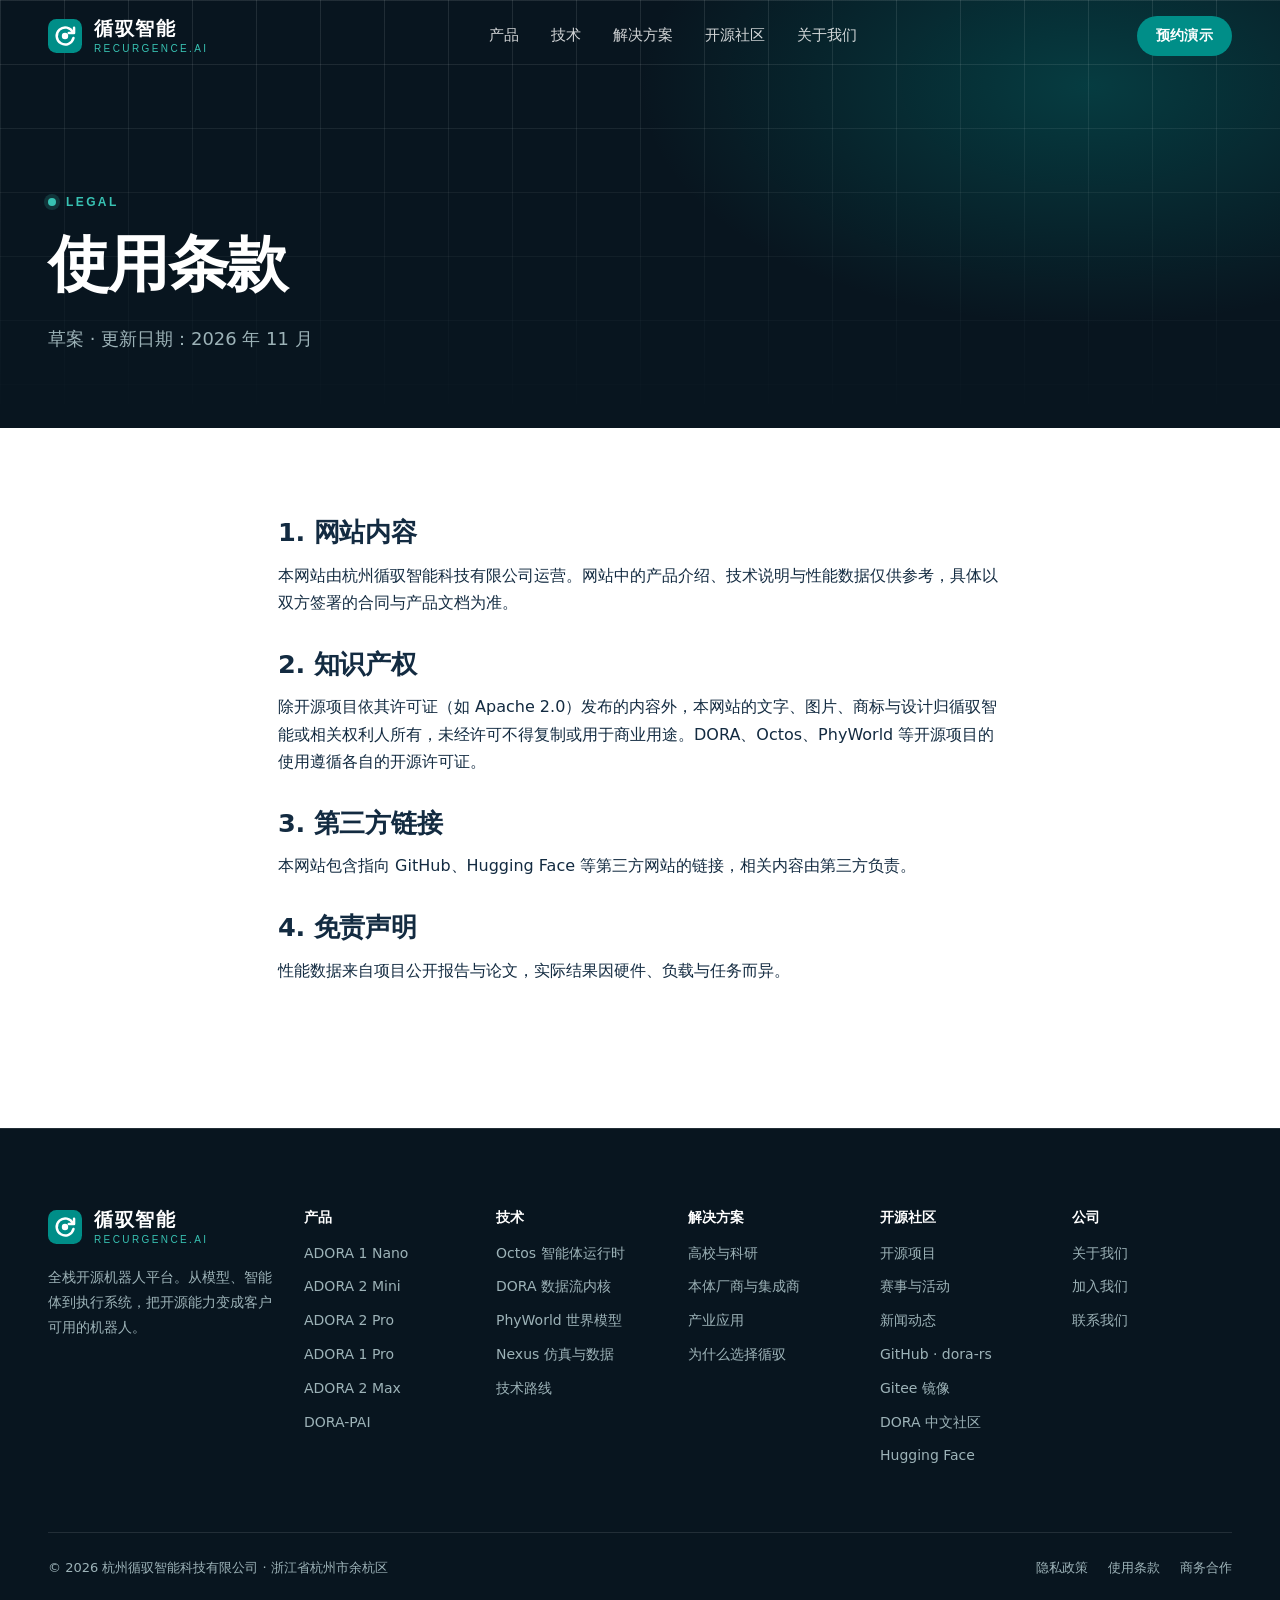
<file: terms.html>
<!doctype html>
<html lang="zh-CN">
<head>
<meta charset="utf-8">
<meta name="viewport" content="width=device-width, initial-scale=1">
<title>使用条款 · 循驭智能</title>
<meta name="description" content="杭州循驭智能科技有限公司网站使用条款。">
<meta name="theme-color" content="#08151f">
<meta property="og:type" content="website">
<meta property="og:site_name" content="循驭智能">
<meta property="og:title" content="使用条款 · 循驭智能">
<meta property="og:description" content="杭州循驭智能科技有限公司网站使用条款。">
<meta property="og:image" content="https://recurgence.ai/assets/img/og-cover.jpg">
<link rel="icon" href="assets/img/favicon.svg" type="image/svg+xml">
<link rel="stylesheet" href="assets/css/site.css">
</head>
<body>
<svg width="0" height="0" style="position:absolute" aria-hidden="true"><symbol id="i-arrow" viewBox="0 0 24 24" fill="none" stroke="currentColor" stroke-width="1.6" stroke-linecap="round" stroke-linejoin="round"><path d="M5 12h14M13 6l6 6-6 6"/></symbol><symbol id="i-check" viewBox="0 0 24 24" fill="none" stroke="currentColor" stroke-width="1.6" stroke-linecap="round" stroke-linejoin="round"><path d="M5 12.5l4.2 4.2L19 7"/></symbol><symbol id="i-brain" viewBox="0 0 24 24" fill="none" stroke="currentColor" stroke-width="1.6" stroke-linecap="round" stroke-linejoin="round"><path d="M12 5v14"/><path d="M12 5a3 3 0 0 0-5.6 1.4A3 3 0 0 0 4.5 11a3 3 0 0 0 1.2 4.6A3 3 0 0 0 12 19"/><path d="M12 5a3 3 0 0 1 5.6 1.4A3 3 0 0 1 19.5 11a3 3 0 0 1-1.2 4.6A3 3 0 0 1 12 19"/></symbol><symbol id="i-flow" viewBox="0 0 24 24" fill="none" stroke="currentColor" stroke-width="1.6" stroke-linecap="round" stroke-linejoin="round"><circle cx="5" cy="6" r="2"/><circle cx="5" cy="18" r="2"/><circle cx="19" cy="12" r="2"/><path d="M7 6h3a3 3 0 0 1 3 3 3 3 0 0 0 3 3h1M7 18h3a3 3 0 0 0 3-3 3 3 0 0 1 3-3"/></symbol><symbol id="i-robot" viewBox="0 0 24 24" fill="none" stroke="currentColor" stroke-width="1.6" stroke-linecap="round" stroke-linejoin="round"><rect x="5" y="8" width="14" height="10" rx="2"/><path d="M12 8V5"/><circle cx="12" cy="4" r="1"/><circle cx="9.5" cy="13" r="1.2"/><circle cx="14.5" cy="13" r="1.2"/><path d="M3 12v3M21 12v3"/></symbol><symbol id="i-chip" viewBox="0 0 24 24" fill="none" stroke="currentColor" stroke-width="1.6" stroke-linecap="round" stroke-linejoin="round"><rect x="7" y="7" width="10" height="10" rx="1.5"/><path d="M10 7V4M14 7V4M10 20v-3M14 20v-3M7 10H4M7 14H4M20 10h-3M20 14h-3"/></symbol><symbol id="i-wave" viewBox="0 0 24 24" fill="none" stroke="currentColor" stroke-width="1.6" stroke-linecap="round" stroke-linejoin="round"><path d="M2.5 9a14 14 0 0 1 19 0"/><path d="M5.5 12.2a10 10 0 0 1 13 0"/><path d="M8.5 15.4a5.5 5.5 0 0 1 7 0"/><circle cx="12" cy="18.6" r="1"/></symbol><symbol id="i-cube" viewBox="0 0 24 24" fill="none" stroke="currentColor" stroke-width="1.6" stroke-linecap="round" stroke-linejoin="round"><path d="M12 3l8 4.5v9L12 21l-8-4.5v-9L12 3z"/><path d="M4 7.5l8 4.5 8-4.5M12 12v9"/></symbol><symbol id="i-loop" viewBox="0 0 24 24" fill="none" stroke="currentColor" stroke-width="1.6" stroke-linecap="round" stroke-linejoin="round"><path d="M20 11a8 8 0 0 0-14.5-4.5M4 13a8 8 0 0 0 14.5 4.5"/><path d="M5 3v4h4M19 21v-4h-4"/></symbol><symbol id="i-shield" viewBox="0 0 24 24" fill="none" stroke="currentColor" stroke-width="1.6" stroke-linecap="round" stroke-linejoin="round"><path d="M12 3l7 3v5c0 4.5-3 8-7 10-4-2-7-5.5-7-10V6l7-3z"/><path d="M9 12l2 2 4-4"/></symbol><symbol id="i-layers" viewBox="0 0 24 24" fill="none" stroke="currentColor" stroke-width="1.6" stroke-linecap="round" stroke-linejoin="round"><path d="M12 3l9 5-9 5-9-5 9-5z"/><path d="M3 13l9 5 9-5"/></symbol><symbol id="i-spark" viewBox="0 0 24 24" fill="none" stroke="currentColor" stroke-width="1.6" stroke-linecap="round" stroke-linejoin="round"><path d="M12 3v4M12 17v4M3 12h4M17 12h4M6 6l2.5 2.5M15.5 15.5L18 18M6 18l2.5-2.5M15.5 8.5L18 6"/></symbol><symbol id="i-users" viewBox="0 0 24 24" fill="none" stroke="currentColor" stroke-width="1.6" stroke-linecap="round" stroke-linejoin="round"><circle cx="9" cy="8" r="3"/><path d="M3 20a6 6 0 0 1 12 0"/><circle cx="17" cy="9" r="2.5"/><path d="M15.5 14.2A5 5 0 0 1 21 19"/></symbol><symbol id="i-plug" viewBox="0 0 24 24" fill="none" stroke="currentColor" stroke-width="1.6" stroke-linecap="round" stroke-linejoin="round"><path d="M9 3v5M15 3v5M7 8h10v3a5 5 0 0 1-10 0V8zM12 16v5"/></symbol><symbol id="i-book" viewBox="0 0 24 24" fill="none" stroke="currentColor" stroke-width="1.6" stroke-linecap="round" stroke-linejoin="round"><path d="M4 5a2 2 0 0 1 2-2h13v16H6a2 2 0 0 0-2 2V5z"/><path d="M4 19a2 2 0 0 1 2-2h13"/></symbol><symbol id="i-factory" viewBox="0 0 24 24" fill="none" stroke="currentColor" stroke-width="1.6" stroke-linecap="round" stroke-linejoin="round"><path d="M3 21V10l6 4V10l6 4V6h6v15H3z"/><path d="M7 17h2M12 17h2M17 17h1"/></symbol><symbol id="i-link" viewBox="0 0 24 24" fill="none" stroke="currentColor" stroke-width="1.6" stroke-linecap="round" stroke-linejoin="round"><rect x="3" y="3" width="7" height="7" rx="1.5"/><rect x="14" y="14" width="7" height="7" rx="1.5"/><path d="M10 6.5h4a3 3 0 0 1 3 3V14"/></symbol><symbol id="i-eye" viewBox="0 0 24 24" fill="none" stroke="currentColor" stroke-width="1.6" stroke-linecap="round" stroke-linejoin="round"><path d="M2 12s3.5-7 10-7 10 7 10 7-3.5 7-10 7S2 12 2 12z"/><circle cx="12" cy="12" r="3"/></symbol><symbol id="i-mail" viewBox="0 0 24 24" fill="none" stroke="currentColor" stroke-width="1.6" stroke-linecap="round" stroke-linejoin="round"><rect x="3" y="5" width="18" height="14" rx="2"/><path d="M3 7l9 6 9-6"/></symbol><symbol id="i-pin" viewBox="0 0 24 24" fill="none" stroke="currentColor" stroke-width="1.6" stroke-linecap="round" stroke-linejoin="round"><path d="M12 21s-7-6.2-7-11.5a7 7 0 0 1 14 0C19 14.8 12 21 12 21z"/><circle cx="12" cy="9.5" r="2.5"/></symbol><symbol id="i-phone" viewBox="0 0 24 24" fill="none" stroke="currentColor" stroke-width="1.6" stroke-linecap="round" stroke-linejoin="round"><path d="M5 4h4l2 5-2.5 1.5a11 11 0 0 0 5 5L15 13l5 2v4a2 2 0 0 1-2 2A16 16 0 0 1 3 6a2 2 0 0 1 2-2z"/></symbol><symbol id="i-chat" viewBox="0 0 24 24" fill="none" stroke="currentColor" stroke-width="1.6" stroke-linecap="round" stroke-linejoin="round"><path d="M4 5h16v11H9l-5 4V5z"/><path d="M8 9.5h8M8 12.5h5"/></symbol><symbol id="i-menu" viewBox="0 0 24 24" fill="none" stroke="currentColor" stroke-width="1.6" stroke-linecap="round" stroke-linejoin="round"><path d="M4 7h16M4 12h16M4 17h16"/></symbol><symbol id="i-play" viewBox="0 0 24 24" fill="none" stroke="currentColor" stroke-width="1.6" stroke-linecap="round" stroke-linejoin="round"><path d="M8 5l11 7-11 7V5z"/></symbol><symbol id="i-db" viewBox="0 0 24 24" fill="none" stroke="currentColor" stroke-width="1.6" stroke-linecap="round" stroke-linejoin="round"><ellipse cx="12" cy="6" rx="8" ry="3"/><path d="M4 6v6c0 1.7 3.6 3 8 3s8-1.3 8-3V6M4 12v6c0 1.7 3.6 3 8 3s8-1.3 8-3v-6"/></symbol><symbol id="i-gauge" viewBox="0 0 24 24" fill="none" stroke="currentColor" stroke-width="1.6" stroke-linecap="round" stroke-linejoin="round"><path d="M4 18a8 8 0 1 1 16 0"/><path d="M12 18l4-6"/></symbol><symbol id="i-box" viewBox="0 0 24 24" fill="none" stroke="currentColor" stroke-width="1.6" stroke-linecap="round" stroke-linejoin="round"><rect x="4" y="4" width="16" height="16" rx="3"/><path d="M4 9h16M9 9v11"/></symbol><symbol id="i-film" viewBox="0 0 24 24" fill="none" stroke="currentColor" stroke-width="1.6" stroke-linecap="round" stroke-linejoin="round"><rect x="3" y="5" width="18" height="14" rx="2"/><path d="M10 9l5 3-5 3V9z"/></symbol><symbol id="i-ext" viewBox="0 0 24 24" fill="none" stroke="currentColor" stroke-width="1.6" stroke-linecap="round" stroke-linejoin="round"><path d="M14 4h6v6M20 4l-9 9M18 14v5a1 1 0 0 1-1 1H5a1 1 0 0 1-1-1V7a1 1 0 0 1 1-1h5"/></symbol><symbol id="i-flask" viewBox="0 0 24 24" fill="none" stroke="currentColor" stroke-width="1.6" stroke-linecap="round" stroke-linejoin="round"><path d="M9 3h6M10 3v6l-5.5 9.5A1.6 1.6 0 0 0 5.9 21h12.2a1.6 1.6 0 0 0 1.4-2.5L14 9V3"/><path d="M7.5 15h9"/></symbol><symbol id="i-github" viewBox="0 0 16 16"><path fill="currentColor" d="M8 0C3.58 0 0 3.58 0 8c0 3.54 2.29 6.53 5.47 7.59.4.07.55-.17.55-.38 0-.19-.01-.82-.01-1.49-2.01.37-2.53-.49-2.69-.94-.09-.23-.48-.94-.82-1.13-.28-.15-.68-.52-.01-.53.63-.01 1.08.58 1.23.82.72 1.21 1.87.87 2.33.66.07-.52.28-.87.51-1.07-1.78-.2-3.64-.89-3.64-3.95 0-.87.31-1.59.82-2.15-.08-.2-.36-1.02.08-2.12 0 0 .67-.21 2.2.82.64-.18 1.32-.27 2-.27.68 0 1.36.09 2 .27 1.53-1.04 2.2-.82 2.2-.82.44 1.1.16 1.92.08 2.12.51.56.82 1.27.82 2.15 0 3.07-1.87 3.75-3.65 3.95.29.25.54.73.54 1.48 0 1.07-.01 1.93-.01 2.2 0 .21.15.46.55.38A8.013 8.013 0 0016 8c0-4.42-3.58-8-8-8z"/></symbol></svg>

<header class="site-header">
  <div class="wrap">
    <a class="brand" href="index.html" aria-label="循驭智能 首页"><svg class="brand-mark" viewBox="0 0 36 36" aria-hidden="true"><rect width="36" height="36" rx="9" fill="#008E88"/><path d="M26.4 14.2A9 9 0 1 0 27 20" fill="none" stroke="#fff" stroke-width="2.6" stroke-linecap="round"/><path d="M27.6 9.2v5.6H22" fill="none" stroke="#fff" stroke-width="2.6" stroke-linecap="round" stroke-linejoin="round"/><circle cx="18" cy="18" r="3.4" fill="#fff"/></svg><span class="brand-text"><strong>循驭智能</strong><span>RECURGENCE.AI</span></span></a>
    <nav class="nav" aria-label="主导航"><a href="products.html">产品</a><a href="technology.html">技术</a><a href="solutions.html">解决方案</a><a href="community.html">开源社区</a><a href="about.html">关于我们</a></nav>
    <div class="header-cta">
      <a class="btn btn-primary" href="contact.html">预约演示</a>
      <button class="menu-toggle" type="button" aria-label="打开菜单" aria-expanded="false" aria-controls="mobile-nav"><svg><use href="#i-menu"/></svg></button>
    </div>
  </div>
</header>
<nav class="mobile-nav" id="mobile-nav" aria-label="移动端导航">
  <a href="index.html">首页</a><a href="products.html">产品</a><a href="technology.html">技术</a><a href="solutions.html">解决方案</a><a href="community.html">开源社区</a><a href="about.html">关于我们</a>
  <a class="btn btn-primary" href="contact.html">预约演示</a>
</nav>
<main id="main">
<section class="page-hero dark" style="padding-bottom:56px">
  <div class="grid-bg"></div>
  <div class="wrap"><div class="eyebrow">Legal</div><h1 class="h1">使用条款</h1><p class="lead">草案 · 更新日期：2026 年 11 月</p></div>
</section>
<section class="section" style="padding-top:56px">
  <div class="wrap" style="max-width:820px">
    
    <h2 class="h3" style="margin:32px 0 12px">1. 网站内容</h2>
    <p>本网站由杭州循驭智能科技有限公司运营。网站中的产品介绍、技术说明与性能数据仅供参考，具体以双方签署的合同与产品文档为准。</p>
    <h2 class="h3" style="margin:32px 0 12px">2. 知识产权</h2>
    <p>除开源项目依其许可证（如 Apache 2.0）发布的内容外，本网站的文字、图片、商标与设计归循驭智能或相关权利人所有，未经许可不得复制或用于商业用途。DORA、Octos、PhyWorld 等开源项目的使用遵循各自的开源许可证。</p>
    <h2 class="h3" style="margin:32px 0 12px">3. 第三方链接</h2>
    <p>本网站包含指向 GitHub、Hugging Face 等第三方网站的链接，相关内容由第三方负责。</p>
    <h2 class="h3" style="margin:32px 0 12px">4. 免责声明</h2>
    <p>性能数据来自项目公开报告与论文，实际结果因硬件、负载与任务而异。</p>
  </div>
</section>

</main>

<footer class="site-footer">
  <div class="wrap">
    <div class="footer-top">
      <div class="footer-brand">
        <a class="brand" href="index.html"><svg class="brand-mark" viewBox="0 0 36 36" aria-hidden="true"><rect width="36" height="36" rx="9" fill="#008E88"/><path d="M26.4 14.2A9 9 0 1 0 27 20" fill="none" stroke="#fff" stroke-width="2.6" stroke-linecap="round"/><path d="M27.6 9.2v5.6H22" fill="none" stroke="#fff" stroke-width="2.6" stroke-linecap="round" stroke-linejoin="round"/><circle cx="18" cy="18" r="3.4" fill="#fff"/></svg><span class="brand-text"><strong>循驭智能</strong><span>RECURGENCE.AI</span></span></a>
        <p>全栈开源机器人平台。从模型、智能体到执行系统，把开源能力变成客户可用的机器人。</p>
      </div>
      <div><h4>产品</h4><ul>
        <li><a href="products.html#adora-1-nano">ADORA 1 Nano</a></li>
        <li><a href="products.html#adora-2-mini">ADORA 2 Mini</a></li>
        <li><a href="products.html#adora-2-pro">ADORA 2 Pro</a></li>
        <li><a href="products.html#adora-1-pro">ADORA 1 Pro</a></li>
        <li><a href="products.html#adora-2-max">ADORA 2 Max</a></li>
        <li><a href="products.html#dora-pai">DORA-PAI</a></li>
      </ul></div>
      <div><h4>技术</h4><ul>
        <li><a href="technology.html#octos">Octos 智能体运行时</a></li>
        <li><a href="technology.html#dora">DORA 数据流内核</a></li>
        <li><a href="technology.html#phyworld">PhyWorld 世界模型</a></li>
        <li><a href="technology.html#nexus">Nexus 仿真与数据</a></li>
        <li><a href="technology.html#roadmap">技术路线</a></li>
      </ul></div>
      <div><h4>解决方案</h4><ul>
        <li><a href="solutions.html#academic">高校与科研</a></li>
        <li><a href="solutions.html#oem">本体厂商与集成商</a></li>
        <li><a href="solutions.html#industry">产业应用</a></li>
        <li><a href="solutions.html#why">为什么选择循驭</a></li>
      </ul></div>
      <div><h4>开源社区</h4><ul>
        <li><a href="community.html#projects">开源项目</a></li>
        <li><a href="community.html#events">赛事与活动</a></li>
        <li><a href="community.html#news">新闻动态</a></li>
        <li><a href="https://github.com/dora-rs" target="_blank" rel="noopener">GitHub · dora-rs</a></li>
        <li><a href="https://gitee.com/dora-rs/dora" target="_blank" rel="noopener">Gitee 镜像</a></li>
        <li><a href="https://doracc.com" target="_blank" rel="noopener">DORA 中文社区</a></li>
        <li><a href="https://huggingface.co/NU-World-Model-Embodied-AI" target="_blank" rel="noopener">Hugging Face</a></li>
      </ul></div>
      <div><h4>公司</h4><ul>
        <li><a href="about.html">关于我们</a></li>
        <li><a href="about.html#careers">加入我们</a></li>
        <li><a href="contact.html">联系我们</a></li>
      </ul></div>
    </div>
    <div class="footer-bottom">
      <div>© <span data-year>2026</span> 杭州循驭智能科技有限公司 · 浙江省杭州市余杭区
        </div>
      <nav><a href="privacy.html">隐私政策</a><a href="terms.html">使用条款</a><a href="contact.html">商务合作</a></nav>
    </div>
  </div>
</footer>

<script src="assets/js/site.js" defer></script>
</body>
</html>
</file>
<file: assets/css/site.css>
/* 循驭智能官网 · 设计系统
   品牌色取自 BP：深海军蓝 #132B41 / 深青 #102E39 / 品牌青 #008E88 / 亮青 #38C2B3
   结构参考 apptronik.com：全幅暗色首屏、短而有力的标题、交替的图文区块、合作方滚动条、新闻卡片、收尾 CTA。 */

:root {
  --ink: #08151f;
  --navy: #132b41;
  --deep: #102e39;
  --teal: #008e88;
  --teal-2: #009fa4;
  --mint: #38c2b3;
  --mist: #d8e4e3;
  --paper: #f4f8f7;
  --line: #dde7e6;
  --line-dark: rgba(216, 228, 227, 0.12);
  --text: #132b41;
  --muted: #597078;
  --muted-dark: #9db3b8;
  --white: #ffffff;
  --todo: #f5b83d;

  --font: "Source Han Sans SC", "Noto Sans SC", "PingFang SC", "HarmonyOS Sans SC", "Microsoft YaHei", system-ui, sans-serif;
  --font-latin: "SF Pro Display", -apple-system, "Segoe UI", "Helvetica Neue", Arial, var(--font);
  --font-mono: "SF Mono", "JetBrains Mono", Menlo, Consolas, monospace;

  --wrap: 1280px;
  --gutter: clamp(16px, 4vw, 48px);
  --radius: 4px;
  --radius-lg: 10px;
  --header-h: 72px;
  --ease: cubic-bezier(.2, .7, .2, 1);
}

*, *::before, *::after { box-sizing: border-box; }
html { -webkit-text-size-adjust: 100%; scroll-behavior: smooth; scroll-padding-top: calc(var(--header-h) + 16px); }
body {
  margin: 0;
  font-family: var(--font);
  font-size: 16px;
  line-height: 1.7;
  color: var(--text);
  background: var(--white);
  -webkit-font-smoothing: antialiased;
  text-rendering: optimizeLegibility;
  overflow-x: hidden;
}
img, video, svg { display: block; max-width: 100%; }
a { color: inherit; text-decoration: none; }
p { margin: 0 0 1em; }
h1, h2, h3, h4 { margin: 0; line-height: 1.2; font-weight: 700; letter-spacing: -0.01em; }
button { font: inherit; cursor: pointer; }
:focus-visible { outline: 2px solid var(--mint); outline-offset: 3px; }
h1, h2, h3, .h-display, .h1, .h2, .h3 { text-wrap: balance; }
p, li, .lead, .pain-list p, .feature p, .rm-col li, .stat .d, td { text-wrap: pretty; }
.nw { white-space: nowrap; }
.sr-only { position: absolute; width: 1px; height: 1px; overflow: hidden; clip: rect(0 0 0 0); white-space: nowrap; }

.wrap { width: 100%; max-width: var(--wrap); margin: 0 auto; padding: 0 var(--gutter); }
.num, .latin { font-family: var(--font-latin); }

/* ---------- 文字层级 ---------- */
.eyebrow {
  display: inline-flex; align-items: center; gap: 10px;
  font-family: var(--font-latin); font-size: 12px; font-weight: 600;
  letter-spacing: .2em; text-transform: uppercase; color: var(--teal);
  margin-bottom: 18px;
}
.eyebrow::before { content: ""; width: 8px; height: 8px; border-radius: 50%; background: currentColor; box-shadow: 0 0 0 4px color-mix(in srgb, currentColor 18%, transparent); }
.dark .eyebrow, .navy .eyebrow { color: var(--mint); }
.h-display { font-size: clamp(40px, 6.2vw, 88px); line-height: 1.08; letter-spacing: -0.02em; }
.h1 { font-size: clamp(36px, 4.8vw, 68px); line-height: 1.12; letter-spacing: -0.02em; }
.h2 { font-size: clamp(30px, 3.4vw, 50px); line-height: 1.16; }
.h3 { font-size: clamp(22px, 2vw, 28px); line-height: 1.3; }
.lead { font-size: clamp(17px, 1.4vw, 20px); line-height: 1.75; color: var(--muted); max-width: 720px; }
.dark .lead, .navy .lead { color: var(--muted-dark); }
.small { font-size: 13px; color: var(--muted); }
.dark .small, .navy .small { color: var(--muted-dark); }
.accent { color: var(--teal); }
.dark .accent, .navy .accent { color: var(--mint); }

/* ---------- 按钮 ---------- */
.btn {
  display: inline-flex; align-items: center; gap: 10px;
  min-height: 48px; padding: 0 24px; border-radius: 999px;
  font-size: 15px; font-weight: 600; letter-spacing: .02em;
  border: 1px solid transparent; transition: background .25s var(--ease), color .25s, border-color .25s, transform .25s var(--ease);
  white-space: nowrap;
}
.btn svg { width: 16px; height: 16px; transition: transform .25s var(--ease); }
.btn:hover svg { transform: translateX(3px); }
.btn-primary { background: var(--teal); color: var(--white); }
.btn-primary:hover { background: var(--teal-2); }
.btn-ghost { border-color: rgba(255, 255, 255, .35); color: var(--white); }
.btn-ghost:hover { border-color: var(--white); background: rgba(255, 255, 255, .06); }
.btn-outline { border-color: var(--navy); color: var(--navy); }
.btn-outline:hover { background: var(--navy); color: var(--white); }
.btn-row { display: flex; flex-wrap: wrap; gap: 12px; margin-top: 32px; }
.link-arrow { display: inline-flex; align-items: center; gap: 8px; font-weight: 600; color: var(--teal); }
.dark .link-arrow, .navy .link-arrow { color: var(--mint); }
.link-arrow svg { width: 16px; height: 16px; transition: transform .25s var(--ease); }
.link-arrow:hover svg { transform: translateX(4px); }

/* ---------- 页眉 ---------- */
.site-header {
  position: fixed; inset: 0 0 auto 0; z-index: 50; height: var(--header-h);
  color: var(--white); transition: background .3s, box-shadow .3s, backdrop-filter .3s;
}
.site-header.scrolled, .site-header.open {
  background: rgba(8, 21, 31, .86); backdrop-filter: saturate(140%) blur(14px); -webkit-backdrop-filter: saturate(140%) blur(14px);
  box-shadow: 0 1px 0 var(--line-dark);
}
.site-header .wrap { height: 100%; display: flex; align-items: center; justify-content: space-between; gap: 24px; }
.brand { display: flex; align-items: center; gap: 12px; flex-shrink: 0; }
.brand-mark { width: 34px; height: 34px; }
.brand-text { display: flex; flex-direction: column; line-height: 1.1; }
.brand-text strong { font-size: 19px; letter-spacing: .08em; }
.brand-text span { font-family: var(--font-latin); font-size: 10px; letter-spacing: .24em; color: var(--mint); margin-top: 4px; }
.nav { display: flex; align-items: center; gap: 4px; }
.nav a { padding: 8px 14px; font-size: 15px; color: rgba(255, 255, 255, .82); border-radius: 999px; transition: color .2s, background .2s; }
.nav a:hover { color: var(--white); background: rgba(255, 255, 255, .06); }
.nav a[aria-current="page"] { color: var(--white); }
.nav a[aria-current="page"]::after { content: ""; display: block; height: 2px; margin-top: 2px; background: var(--mint); border-radius: 2px; }
.header-cta { display: flex; align-items: center; gap: 12px; }
.header-cta .btn { min-height: 40px; padding: 0 18px; font-size: 14px; }
.menu-toggle { display: none; width: 44px; height: 44px; border: 0; background: transparent; color: var(--white); border-radius: 8px; }
.menu-toggle svg { width: 24px; height: 24px; margin: auto; }
.mobile-nav { display: none; }

@media (max-width: 960px) {
  .nav, .header-cta .btn { display: none; }
  .menu-toggle { display: grid; }
  .mobile-nav {
    position: fixed; inset: var(--header-h) 0 0 0; z-index: 49; display: flex; flex-direction: column;
    padding: 24px var(--gutter) 40px; background: var(--ink); color: var(--white);
    transform: translateY(-8px); opacity: 0; pointer-events: none; transition: opacity .25s, transform .25s var(--ease);
    overflow-y: auto;
  }
  .mobile-nav.open { transform: none; opacity: 1; pointer-events: auto; }
  .mobile-nav a { padding: 16px 0; font-size: 22px; font-weight: 600; border-bottom: 1px solid var(--line-dark); }
  .mobile-nav .btn { margin-top: 28px; justify-content: center; border: 0; font-size: 17px; }
}

/* ---------- 区块 ---------- */
.section { padding: clamp(72px, 10vw, 140px) 0; position: relative; }
.section-tight { padding: clamp(56px, 7vw, 96px) 0; }
.dark { background: var(--ink); color: var(--white); }
.navy { background: var(--navy); color: var(--white); }
.paper { background: var(--paper); }
.section-head { display: grid; grid-template-columns: minmax(0, 1.1fr) minmax(0, .9fr); gap: 48px; align-items: end; margin-bottom: clamp(40px, 5vw, 72px); }
.section-head .lead { margin: 0; }
.section-head .head-link { justify-self: end; }
@media (max-width: 860px) { .section-head .head-link { justify-self: start; } }
.section-head.center { grid-template-columns: 1fr; text-align: center; justify-items: center; }
@media (max-width: 860px) { .section-head { grid-template-columns: 1fr; gap: 20px; } }

.grid-bg {
  background-image:
    linear-gradient(var(--line-dark) 1px, transparent 1px),
    linear-gradient(90deg, var(--line-dark) 1px, transparent 1px);
  background-size: 64px 64px;
}

/* ---------- 首屏 ---------- */
.hero {
  position: relative; min-height: min(100vh, 980px); min-height: min(100svh, 980px); display: flex; align-items: center;
  padding: calc(var(--header-h) + 40px) 0 72px; overflow: hidden; background: var(--ink); color: var(--white);
}
.hero::before {
  content: ""; position: absolute; inset: 0;
  background:
    radial-gradient(60% 70% at 72% 48%, rgba(0, 142, 136, .38), transparent 70%),
    radial-gradient(40% 50% at 10% 100%, rgba(19, 43, 65, .9), transparent 70%);
}
.hero .grid-bg { position: absolute; inset: 0; mask-image: radial-gradient(80% 80% at 60% 50%, #000 30%, transparent 85%); -webkit-mask-image: radial-gradient(80% 80% at 60% 50%, #000 30%, transparent 85%); }
.hero-video { position: absolute; inset: 0; width: 100%; height: 100%; object-fit: cover; opacity: .55; }
.hero .wrap { position: relative; display: grid; grid-template-columns: minmax(0, 1.05fr) minmax(0, .95fr); gap: 40px; align-items: center; }
.hero .lead { margin-top: 28px; }
.hero-visual { position: relative; aspect-ratio: 1 / 1.05; max-height: min(76vh, 760px); justify-self: center; width: 100%; }
.hero-visual img.robot { position: absolute; left: 50%; bottom: 0; transform: translateX(-50%); height: 100%; width: auto; max-width: none; filter: drop-shadow(0 40px 60px rgba(0, 0, 0, .55)); }
.hero-visual .halo { position: absolute; left: 50%; bottom: 2%; width: 70%; height: 8%; transform: translateX(-50%); background: radial-gradient(closest-side, rgba(56, 194, 179, .5), transparent); filter: blur(6px); }
.hero-chips { position: absolute; inset: 0; pointer-events: none; }
.tag-chip {
  position: absolute; display: flex; align-items: center; gap: 10px;
  padding: 8px 14px 8px 10px; border-radius: 999px; font-size: 13px; white-space: nowrap;
  background: rgba(8, 21, 31, .72); border: 1px solid rgba(56, 194, 179, .35);
  backdrop-filter: blur(8px); -webkit-backdrop-filter: blur(8px);
  animation: float 6s ease-in-out infinite;
}
.tag-chip b { font-weight: 600; }
.tag-chip i { font-style: normal; color: var(--muted-dark); font-family: var(--font-latin); font-size: 12px; }
.tag-chip::before { content: ""; width: 8px; height: 8px; border-radius: 50%; background: var(--mint); box-shadow: 0 0 12px var(--mint); }
.tag-chip:nth-of-type(2) { animation-delay: -1.5s; }
.tag-chip:nth-of-type(3) { animation-delay: -3s; }
.tag-chip:nth-of-type(4) { animation-delay: -4.5s; }
@keyframes float { 50% { transform: translateY(-6px); } }
.hero-news {
  position: absolute; left: var(--gutter); right: var(--gutter); bottom: 28px; max-width: var(--wrap); margin: 0 auto;
  display: flex; align-items: center; gap: 14px; font-size: 14px; color: var(--muted-dark);
}
.hero-news .pill { font-family: var(--font-latin); font-size: 11px; letter-spacing: .14em; color: var(--ink); background: var(--mint); padding: 3px 10px; border-radius: 999px; font-weight: 700; }
.hero-news a:hover { color: var(--white); }
@media (max-width: 960px) {
  .hero { min-height: auto; padding-bottom: 96px; }
  .hero .wrap { grid-template-columns: 1fr; }
  .hero-visual { max-width: 460px; max-height: none; }
  .tag-chip { font-size: 12px; }
}
@media (max-width: 640px) {
  .hero-visual { aspect-ratio: auto; display: flex; flex-direction: column; align-items: center; gap: 18px; }
  .hero-visual img.robot { position: static; transform: none; height: auto; max-height: 50vh; width: auto; }
  .hero-visual .halo { display: none; }
  .hero-chips { position: static; display: flex; flex-wrap: wrap; justify-content: center; gap: 8px; }
  .hero-chips .tag-chip { position: static; animation: none; }
}
@media (max-width: 520px) {
  .tag-chip i { display: none; }
  .hero-news { font-size: 13px; }
  .hero-news .pill { display: none; }
}

/* 子页首屏 */
.page-hero { position: relative; padding: calc(var(--header-h) + clamp(64px, 9vw, 120px)) 0 clamp(64px, 8vw, 112px); overflow: hidden; }
.page-hero::before { content: ""; position: absolute; inset: 0; background: radial-gradient(50% 80% at 85% 20%, rgba(0, 142, 136, .32), transparent 70%); }
.page-hero .grid-bg { position: absolute; inset: 0; mask-image: linear-gradient(180deg, #000, transparent); -webkit-mask-image: linear-gradient(180deg, #000, transparent); }
.page-hero .wrap { position: relative; }
.page-hero .lead { margin-top: 24px; }
.page-hero .anchors { display: flex; flex-wrap: wrap; gap: 8px; margin-top: 40px; }
.page-hero .anchors a { padding: 8px 16px; border: 1px solid var(--line-dark); border-radius: 999px; font-size: 14px; color: var(--muted-dark); transition: border-color .2s, color .2s; }
.page-hero .anchors a:hover { border-color: var(--mint); color: var(--white); }
/* 深色首屏后紧跟深色板块：去掉重复留白，用一条细线分隔 */
.page-hero.dark + .section.dark { padding-top: 0; }
.page-hero.dark + .section.dark > .wrap::before { content: ""; display: block; border-top: 1px solid var(--line-dark); margin-bottom: clamp(48px, 6vw, 80px); }

/* ---------- 三支柱（大脑/神经/身体） ---------- */
.pillars { display: grid; grid-template-columns: repeat(3, 1fr); border-top: 1px solid var(--line-dark); }
.pillar { display: flex; flex-direction: column; align-items: flex-start; padding: 40px 36px 44px 0; border-right: 1px solid var(--line-dark); }
.pillar + .pillar { padding-left: 36px; }
.pillar:last-child { border-right: 0; }
.pillar .ico { width: 52px; height: 52px; border-radius: 14px; display: grid; place-items: center; background: rgba(56, 194, 179, .12); color: var(--mint); margin-bottom: 28px; }
.pillar .ico svg { width: 26px; height: 26px; }
.pillar .layer { font-family: var(--font-latin); font-size: 12px; letter-spacing: .18em; color: var(--muted-dark); text-transform: uppercase; }
.pillar h3 { font-size: 26px; margin: 8px 0 14px; }
.pillar p { color: var(--muted-dark); margin-bottom: 22px; flex: 1; }
@media (max-width: 860px) {
  .pillars { grid-template-columns: 1fr; }
  .pillar, .pillar + .pillar { padding: 32px 0; border-right: 0; border-bottom: 1px solid var(--line-dark); }
}

/* ---------- 问题陈述 ---------- */
.problem { display: grid; grid-template-columns: minmax(0, .9fr) minmax(0, 1.1fr); gap: clamp(40px, 6vw, 96px); align-items: start; }
.pain-list { list-style: none; margin: 0; padding: 0; counter-reset: pain; }
.pain-list li { counter-increment: pain; display: grid; grid-template-columns: 64px 1fr; gap: 8px 20px; padding: 28px 0; border-bottom: 1px solid var(--line); }
.pain-list li:first-child { border-top: 1px solid var(--line); }
.pain-list li::before { content: "0" counter(pain); grid-row: span 2; font-family: var(--font-latin); font-size: 32px; font-weight: 300; color: var(--teal); line-height: 1.1; }
.pain-list h3 { font-size: 21px; }
.pain-list p { margin: 0; color: var(--muted); }
.pain-list .fix { grid-column: 2; margin-top: 10px; font-size: 14px; color: var(--teal); font-weight: 600; }
@media (max-width: 860px) { .problem { grid-template-columns: 1fr; } }

/* ---------- 产品卡 ---------- */
.product-rail { display: grid; grid-template-columns: repeat(5, minmax(0, 1fr)); gap: 16px; }
.product-card {
  position: relative; display: flex; flex-direction: column; border-radius: var(--radius-lg); overflow: hidden;
  background: linear-gradient(180deg, #ffffff 0%, #eef4f3 100%); border: 1px solid var(--line);
  transition: transform .35s var(--ease), box-shadow .35s var(--ease);
}
.product-card:hover { transform: translateY(-4px); box-shadow: 0 24px 48px -24px rgba(19, 43, 65, .35); }
.product-card .shot { position: relative; aspect-ratio: 4 / 5; overflow: hidden; }
.product-card .shot img { position: absolute; left: 16px; right: 16px; top: 24px; bottom: 0; width: calc(100% - 32px); height: calc(100% - 24px); object-fit: contain; object-position: center bottom; transition: transform .5s var(--ease); transform-origin: center bottom; }
.product-card:hover .shot img { transform: scale(1.04); }
.product-card .meta { padding: 18px 20px 22px; border-top: 1px solid var(--line); background: var(--white); }
.product-card .use { font-size: 12px; letter-spacing: .08em; color: var(--teal); font-weight: 600; }
.product-card h3 { font-family: var(--font-latin); font-size: 20px; margin-top: 4px; }
.product-card .badge { position: absolute; top: 14px; left: 14px; font-size: 11px; padding: 3px 10px; border-radius: 999px; background: var(--navy); color: var(--white); letter-spacing: .06em; }
@media (max-width: 1100px) {
  .product-rail { grid-template-columns: none; grid-auto-flow: column; grid-auto-columns: minmax(230px, 42%); overflow-x: auto; scroll-snap-type: x mandatory; padding-bottom: 12px; margin-right: calc(var(--gutter) * -1); padding-right: var(--gutter); }
  .product-card { scroll-snap-align: start; }
}
@media (max-width: 520px) { .product-rail { grid-auto-columns: 72%; } }

/* ---------- 全幅图 ---------- */
.fullbleed { position: relative; min-height: min(88vh, 900px); display: flex; align-items: flex-end; color: var(--white); overflow: hidden; }
.fullbleed > img { position: absolute; inset: 0; width: 100%; height: 100%; object-fit: cover; }
.fullbleed::after {
  content: ""; position: absolute; inset: 0;
  background:
    linear-gradient(90deg, rgba(8, 21, 31, .94) 0%, rgba(8, 21, 31, .78) 38%, rgba(8, 21, 31, .1) 66%),
    linear-gradient(180deg, rgba(8, 21, 31, 0) 40%, rgba(8, 21, 31, .95) 100%);
}
@media (max-width: 760px) { .fullbleed::after { background: linear-gradient(180deg, rgba(8, 21, 31, .35) 0%, rgba(8, 21, 31, .95) 70%); } }
.fullbleed .wrap { position: relative; z-index: 1; padding-bottom: clamp(48px, 7vw, 96px); }
.fullbleed .h2 { max-width: 640px; }
.fullbleed .lead { max-width: 560px; }
.h2-sub { display: block; margin: .35em 0 .3em; font-size: .58em; font-weight: 600; color: var(--mint); white-space: nowrap; letter-spacing: 0; }
.fullbleed .lead { color: rgba(255, 255, 255, .78); margin-top: 18px; }

.demo-grid { display: grid; grid-template-columns: repeat(4, 1fr); gap: 12px; margin-top: 40px; }
.demo { position: relative; border-radius: var(--radius); overflow: hidden; background: #000; aspect-ratio: 16 / 9; }
.demo video { width: 100%; height: 100%; object-fit: cover; }
.demo figcaption { position: absolute; left: 10px; bottom: 8px; font-size: 12px; padding: 2px 8px; border-radius: 4px; background: rgba(8, 21, 31, .7); }
@media (max-width: 860px) { .demo-grid { grid-template-columns: repeat(2, 1fr); } }

/* ---------- 数据带 ---------- */
.stats { display: grid; grid-template-columns: repeat(4, 1fr); border-top: 1px solid var(--line-dark); }
.stat { padding: 36px 28px 8px 0; }
.stat + .stat { padding-left: 28px; border-left: 1px solid var(--line-dark); }
.stat .v { font-family: var(--font-latin); font-size: clamp(40px, 4.6vw, 64px); font-weight: 300; line-height: 1; letter-spacing: -0.02em; }
.stat .v sup { font-size: .4em; color: var(--mint); margin-left: 4px; vertical-align: super; font-weight: 500; }
.stat .k { margin-top: 14px; font-weight: 600; }
.stat .d { font-size: 13px; color: var(--muted-dark); margin-top: 4px; }
.light .stats, .stats.light { border-color: var(--line); }
.stats.light .stat + .stat { border-color: var(--line); }
.stats.light .stat .d { color: var(--muted); }
.stats.light .stat .v sup { color: var(--teal); }
@media (max-width: 860px) {
  .stats { grid-template-columns: repeat(2, 1fr); }
  .stat, .stat + .stat { padding: 28px 16px 20px 0; border-left: 0; }
  .stat:nth-child(even) { padding-left: 16px; border-left: 1px solid var(--line-dark); }
  .stats.light .stat:nth-child(even) { border-color: var(--line); }
}
.footnote { margin-top: 28px; font-size: 12px; color: var(--muted-dark); }
.paper .footnote, .section:not(.dark):not(.navy) .footnote { color: var(--muted); }

/* ---------- 技术栈分层图 ---------- */
.stack { display: grid; gap: 10px; }
.stack-row { display: grid; grid-template-columns: 180px 1fr; align-items: stretch; border-radius: var(--radius-lg); overflow: hidden; border: 1px solid var(--line-dark); background: rgba(255, 255, 255, .02); transition: border-color .3s, background .3s; }
.stack-row:hover { border-color: rgba(56, 194, 179, .5); background: rgba(56, 194, 179, .05); }
.stack-row .lv { display: flex; flex-direction: column; justify-content: center; padding: 18px 22px; background: rgba(56, 194, 179, .08); }
.stack-row .lv b { font-size: 18px; }
.stack-row .lv span { font-family: var(--font-latin); font-size: 11px; letter-spacing: .16em; color: var(--muted-dark); text-transform: uppercase; }
.stack-row .items { display: flex; flex-wrap: wrap; gap: 10px; align-items: center; padding: 16px 20px; }
.chip { display: inline-flex; align-items: center; gap: 8px; padding: 6px 14px; border-radius: 999px; font-size: 14px; border: 1px solid var(--line-dark); color: var(--white); background: rgba(8, 21, 31, .4); }
.chip.hl { border-color: var(--mint); color: var(--mint); }
.chip em { font-style: normal; font-size: 12px; color: var(--muted-dark); }
.light-chips .chip { color: var(--text); border-color: var(--line); background: var(--white); }
.light-chips .chip.hl { border-color: var(--teal); color: var(--teal); }
.light-chips .chip em { color: var(--muted); }
@media (max-width: 640px) { .stack-row { grid-template-columns: 1fr; } }

/* 大脑-神经-身体 闭环图 */
.loop-diagram { display: grid; grid-template-columns: 1fr; gap: 0; max-width: 560px; margin-left: auto; }
.loop-node { position: relative; padding: 22px 24px; border: 1px solid var(--line-dark); border-radius: var(--radius-lg); background: rgba(255, 255, 255, .03); }
.loop-node .t { display: flex; align-items: baseline; gap: 12px; }
.loop-node .t b { font-size: 20px; }
.loop-node .t span { color: var(--mint); font-family: var(--font-latin); font-size: 14px; }
.loop-node p { margin: 8px 0 0; font-size: 14px; color: var(--muted-dark); }
.loop-link { display: flex; justify-content: center; gap: 48px; padding: 8px 0; font-size: 12px; color: var(--muted-dark); }
.loop-link span { display: inline-flex; align-items: center; gap: 6px; }
.loop-link svg { width: 14px; height: 14px; color: var(--mint); }

/* ---------- 图文分栏 ---------- */
.split { display: grid; grid-template-columns: minmax(0, 1fr) minmax(0, 1fr); gap: clamp(40px, 6vw, 96px); align-items: center; }
.split.flip > :first-child { order: 2; }
.split .media { border-radius: var(--radius-lg); overflow: hidden; background: var(--paper); }
.split .media img { width: 100%; height: auto; }
.split .media.contain { padding: 24px; display: grid; place-items: center; }
.split .media.fixed { aspect-ratio: 4 / 3; position: relative; }
.split .media.fixed img { position: absolute; inset: 0; width: 100%; height: 100%; object-fit: cover; }
.split .media.fixed.contain img { inset: 8% 10% 0; width: 80%; height: 92%; object-fit: contain; object-position: center bottom; }
.bullets { list-style: none; padding: 0; margin: 28px 0 0; display: grid; gap: 14px; }
.bullets li { display: grid; grid-template-columns: 22px 1fr; gap: 12px; align-items: start; }
.bullets li svg { width: 18px; height: 18px; margin-top: 4px; color: var(--teal); }
.dark .bullets li svg, .navy .bullets li svg { color: var(--mint); }
.bullets b { display: block; }
.bullets span { color: var(--muted); font-size: 15px; }
.dark .bullets span, .navy .bullets span { color: var(--muted-dark); }
@media (max-width: 900px) { .split { grid-template-columns: 1fr; } .split.flip > :first-child { order: 0; } }

.mini-gallery { display: grid; grid-template-columns: 2fr 1fr 1fr; gap: 10px; margin-top: 10px; }
.mini-gallery img { border-radius: var(--radius); background: var(--paper); aspect-ratio: 3 / 4; object-fit: cover; width: 100%; height: 100%; }
.mini-gallery img:first-child { aspect-ratio: auto; object-fit: contain; }

/* ---------- 解决方案卡 ---------- */
.cards-3 { display: grid; grid-template-columns: repeat(3, 1fr); gap: 20px; }
.sol-card { display: flex; flex-direction: column; border-radius: var(--radius-lg); overflow: hidden; background: var(--white); border: 1px solid var(--line); transition: transform .35s var(--ease), box-shadow .35s var(--ease); }
.sol-card:hover { transform: translateY(-4px); box-shadow: 0 24px 48px -28px rgba(19, 43, 65, .4); }
.sol-card .img { aspect-ratio: 16 / 10; background: linear-gradient(160deg, var(--navy), var(--deep)); position: relative; overflow: hidden; }
.sol-card .img img { width: 100%; height: 100%; object-fit: cover; transition: transform .6s var(--ease); }
.sol-card .img img.cut { object-fit: contain; padding: 18px 0 0; }
.sol-card:hover .img img { transform: scale(1.04); }
.sol-card .body { padding: 26px 26px 28px; display: flex; flex-direction: column; flex: 1; }
.sol-card .stage { font-family: var(--font-latin); font-size: 12px; letter-spacing: .16em; color: var(--teal); font-weight: 600; }
.sol-card h3 { font-size: 23px; margin: 8px 0 12px; }
.sol-card p { color: var(--muted); font-size: 15px; flex: 1; }
@media (max-width: 960px) { .cards-3 { grid-template-columns: 1fr; } .sol-card .img { aspect-ratio: 16 / 8; } }

/* ---------- 生态条 ---------- */
.marquee { position: relative; overflow: hidden; mask-image: linear-gradient(90deg, transparent, #000 8%, #000 92%, transparent); -webkit-mask-image: linear-gradient(90deg, transparent, #000 8%, #000 92%, transparent); }
.marquee-track { display: flex; width: max-content; animation: marquee 48s linear infinite; }
.marquee-track > * { margin-right: 14px; }  /* 用外边距而不是 gap，复制后 -50% 才能无缝 */
.marquee:hover .marquee-track { animation-play-state: paused; }
.marquee.reverse .marquee-track { animation-direction: reverse; }  /* 从左往右 */
@keyframes marquee { to { transform: translateX(-50%); } }
.logo-tile { display: flex; flex-direction: column; justify-content: center; min-width: 210px; height: 96px; padding: 0 26px; border: 1px solid var(--line); border-radius: var(--radius-lg); background: var(--white); }
.logo-tile b { font-size: 17px; color: var(--navy); white-space: nowrap; }
.logo-tile span { font-family: var(--font-latin); font-size: 11px; letter-spacing: .12em; color: var(--muted); text-transform: uppercase; white-space: nowrap; }
.logo-group-label { font-size: 13px; color: var(--muted); margin: 28px 0 12px; }

/* ---------- 荣誉 ---------- */
.recog { display: grid; grid-template-columns: repeat(4, 1fr); gap: 0; border-top: 1px solid var(--line); }
.recog-item { padding: 28px 24px 8px 0; }
.recog-item + .recog-item { padding-left: 24px; border-left: 1px solid var(--line); }
.recog-item .y { font-family: var(--font-latin); font-size: 13px; letter-spacing: .1em; color: var(--teal); font-weight: 600; }
.recog-item h3 { font-size: 18px; margin: 10px 0 8px; line-height: 1.45; }
.recog-item p { font-size: 14px; color: var(--muted); margin: 0; }
@media (max-width: 960px) {
  .recog { grid-template-columns: 1fr 1fr; }
  .recog-item, .recog-item + .recog-item { padding: 24px 16px 16px 0; border-left: 0; }
  .recog-item:nth-child(even) { padding-left: 16px; border-left: 1px solid var(--line); }
}
@media (max-width: 600px) {
  .recog { grid-template-columns: 1fr; }
  .recog-item:nth-child(n) { padding: 20px 0; border-left: 0; border-bottom: 1px solid var(--line); }
}

/* ---------- 新闻卡 ---------- */
.news-grid { display: grid; grid-template-columns: repeat(3, 1fr); gap: 24px; }
.news-card { display: flex; flex-direction: column; }
.news-card .img { aspect-ratio: 16 / 10; border-radius: var(--radius-lg); overflow: hidden; background: var(--paper); }
.news-card .img img { width: 100%; height: 100%; object-fit: cover; transition: transform .6s var(--ease); }
.news-card:hover .img img { transform: scale(1.04); }
.news-card .src { display: flex; gap: 12px; margin-top: 20px; font-size: 13px; color: var(--muted); }
.news-card .src b { color: var(--teal); font-weight: 600; }
.news-card h3 { font-size: 20px; line-height: 1.45; margin: 10px 0 10px; }
.news-card p { font-size: 15px; color: var(--muted); }
@media (max-width: 960px) { .news-grid { grid-template-columns: 1fr; } .news-card .img { aspect-ratio: 16 / 8; } }

/* ---------- 收尾 CTA ---------- */
.cta-band { position: relative; overflow: hidden; text-align: center; }
.cta-band::before { content: ""; position: absolute; inset: 0; background: radial-gradient(50% 90% at 50% 100%, rgba(0, 142, 136, .45), transparent 70%); }
.cta-band .wrap { position: relative; }
.cta-band .h1 { max-width: 900px; margin: 0 auto; }
.cta-band .lead { margin: 22px auto 0; text-wrap: balance; }
.cta-band .btn-row { justify-content: center; }

/* ---------- 页脚 ---------- */
.site-footer { background: var(--ink); color: var(--muted-dark); padding: 80px 0 32px; font-size: 14px; border-top: 1px solid var(--line-dark); }
.footer-top { display: grid; grid-template-columns: 1.4fr repeat(5, 1fr); gap: 32px; }
.footer-top h4 { color: var(--white); font-size: 14px; font-weight: 600; margin-bottom: 16px; }
.footer-top ul { list-style: none; margin: 0; padding: 0; display: grid; gap: 10px; }
.footer-top a:hover { color: var(--white); }
.footer-brand p { margin-top: 20px; max-width: 280px; line-height: 1.8; }
.footer-brand .brand { color: var(--white); }
.footer-bottom { display: flex; flex-wrap: wrap; justify-content: space-between; gap: 12px; margin-top: 64px; padding-top: 24px; border-top: 1px solid var(--line-dark); font-size: 13px; }
.footer-bottom nav { display: flex; flex-wrap: wrap; gap: 20px; }
@media (max-width: 1000px) { .footer-top { grid-template-columns: repeat(3, 1fr); } .footer-brand { grid-column: 1 / -1; } }
@media (max-width: 560px) { .footer-top { grid-template-columns: repeat(2, 1fr); } }

/* ---------- 产品详情 ---------- */
.lineup { display: flex; align-items: flex-end; justify-content: center; gap: clamp(8px, 2vw, 32px); margin-top: 56px; }
.lineup a { flex: 1; max-width: 220px; text-align: center; }
.lineup img { margin: 0 auto; max-height: 300px; width: auto; filter: drop-shadow(0 24px 30px rgba(0, 0, 0, .5)); transition: transform .4s var(--ease); }
.lineup a:hover img { transform: translateY(-6px); }
.lineup span { display: block; margin-top: 14px; font-family: var(--font-latin); font-size: 14px; color: var(--muted-dark); }
.lineup a:hover span { color: var(--white); }
@media (max-width: 720px) { .lineup { flex-wrap: wrap; } .lineup a { flex: 0 0 28%; } .lineup img { max-height: 160px; } }

.product-detail { display: grid; grid-template-columns: minmax(0, .9fr) minmax(0, 1.1fr); gap: clamp(40px, 6vw, 96px); align-items: center; }
.product-detail.flip .pd-media { order: 2; }
.pd-media { position: relative; aspect-ratio: 1 / 1; border-radius: var(--radius-lg); background: radial-gradient(70% 70% at 50% 60%, #ffffff, #e3eeec); overflow: hidden; }
.pd-media img { position: absolute; left: 8%; right: 8%; top: 10%; bottom: 0; width: 84%; height: 90%; object-fit: contain; object-position: center bottom; }
.pd-media .model-tag { position: absolute; top: 18px; left: 20px; font-family: var(--font-latin); font-size: 12px; letter-spacing: .16em; color: var(--muted); }
.paper .pd-media { background: radial-gradient(70% 70% at 50% 60%, #ffffff, #dfeae8); }
.uses { display: flex; flex-wrap: wrap; gap: 8px; margin: 20px 0 8px; }
.spec { width: 100%; border-collapse: collapse; margin-top: 28px; font-size: 15px; }
.spec th, .spec td { text-align: left; padding: 12px 0; border-bottom: 1px solid var(--line); vertical-align: top; }
.spec th { width: 34%; font-weight: 500; color: var(--muted); }
.dark .spec th, .navy .spec th { color: var(--muted-dark); }
.dark .spec th, .dark .spec td, .navy .spec th, .navy .spec td { border-color: var(--line-dark); }
@media (max-width: 900px) { .product-detail { grid-template-columns: 1fr; } .product-detail.flip .pd-media { order: 0; } }

.pd-photos { display: grid; grid-template-columns: repeat(auto-fit, minmax(280px, 1fr)); gap: 16px; margin-top: clamp(32px, 4vw, 56px); }
.pd-photos figure { margin: 0; }
.pd-photos img { width: 100%; aspect-ratio: 16 / 10; object-fit: cover; border-radius: var(--radius-lg); }
.pd-photos figcaption { margin-top: 10px; font-size: 13px; color: var(--muted); }
.pd-photos:has(figure:only-child) { grid-template-columns: minmax(0, 560px); }

.faq { display: grid; gap: 10px; }
.faq details { border: 1px solid var(--line); border-radius: var(--radius-lg); background: var(--white); padding: 0 22px; }
.faq summary { list-style: none; cursor: pointer; padding: 18px 0; font-weight: 600; display: flex; justify-content: space-between; gap: 16px; }
.faq summary::-webkit-details-marker { display: none; }
.faq summary::after { content: "+"; color: var(--teal); font-size: 20px; line-height: 1; transition: transform .25s var(--ease); }
.faq details[open] summary::after { transform: rotate(45deg); }
.faq details p { color: var(--muted); margin: 0 0 18px; }

.case-card { margin-top: 28px; padding: 24px 26px; border-radius: var(--radius-lg); background: var(--paper); border: 1px solid var(--line); }
.case-card .kind { font-size: 12px; letter-spacing: .1em; color: var(--teal); font-weight: 600; }
.case-card h3 { font-size: 19px; margin: 8px 0 10px; line-height: 1.45; }
.case-card p { font-size: 15px; color: var(--muted); margin: 0; }
.case-stat { display: flex; align-items: baseline; gap: 12px; margin-top: 16px; padding-top: 16px; border-top: 1px solid var(--line); }
.case-stat b { font-size: 36px; font-weight: 300; color: var(--teal); line-height: 1; }
.case-stat span { font-size: 14px; color: var(--muted); }

/* ---------- 技术页 ---------- */
.feature-grid { display: grid; grid-template-columns: repeat(3, 1fr); gap: 16px; }
.feature { padding: 28px; border-radius: var(--radius-lg); border: 1px solid var(--line); background: var(--white); }
.dark .feature, .navy .feature { border-color: var(--line-dark); background: rgba(255, 255, 255, .03); }
.feature .ico { width: 44px; height: 44px; border-radius: 12px; display: grid; place-items: center; background: rgba(0, 142, 136, .1); color: var(--teal); margin-bottom: 20px; }
.dark .feature .ico, .navy .feature .ico { background: rgba(56, 194, 179, .12); color: var(--mint); }
.feature .ico svg { width: 22px; height: 22px; }
.feature h3 { font-size: 19px; margin-bottom: 10px; }
.feature p { font-size: 15px; color: var(--muted); margin: 0; }
.dark .feature p, .navy .feature p { color: var(--muted-dark); }
.feature-grid.cols-4 { grid-template-columns: repeat(4, 1fr); }
@media (max-width: 960px) { .feature-grid, .feature-grid.cols-4 { grid-template-columns: 1fr 1fr; } }
@media (max-width: 600px) { .feature-grid, .feature-grid.cols-4 { grid-template-columns: 1fr; } }

.cycle { display: grid; grid-template-columns: 1fr 1fr; gap: 12px; }
.cycle .step { padding: 24px 26px; border-radius: var(--radius-lg); border: 1px solid var(--line-dark); background: rgba(255, 255, 255, .03); }
.cycle .step .n { font-family: var(--font-latin); font-size: 13px; color: var(--mint); letter-spacing: .1em; }
.cycle .step h3 { font-size: 19px; margin: 6px 0 8px; }
.cycle .step p { margin: 0; font-size: 14px; color: var(--muted-dark); }
.cycle .step:nth-child(1) { order: 1; } .cycle .step:nth-child(2) { order: 2; }
.cycle .step:nth-child(3) { order: 4; } .cycle .step:nth-child(4) { order: 5; }
.cycle .core {
  order: 3; grid-column: 1 / -1; display: flex; align-items: center; justify-content: center; gap: 10px; flex-wrap: wrap;
  padding: 14px 18px; border-radius: 999px; background: var(--teal); color: var(--white); font-size: 14px; font-weight: 600;
  box-shadow: 0 0 40px rgba(56, 194, 179, .35);
}
.cycle .core svg { width: 18px; height: 18px; }
@media (max-width: 600px) { .cycle { grid-template-columns: 1fr; } .cycle .step:nth-child(n) { order: 0; } .cycle .core { order: 9; border-radius: var(--radius-lg); } }

.data-split { display: grid; grid-template-columns: 1fr 1fr; gap: 16px; }
.data-col { padding: 28px; border-radius: var(--radius-lg); border: 1px solid var(--line); background: var(--white); }
.data-col.hl { border-color: var(--teal); box-shadow: 0 0 0 3px rgba(0, 142, 136, .08); }
.data-col h3 { font-size: 20px; margin: 6px 0 16px; }
@media (max-width: 760px) { .data-split { grid-template-columns: 1fr; } }

.roadmap { display: grid; grid-template-columns: repeat(4, 1fr); gap: 0; position: relative; }
.roadmap::before { content: ""; position: absolute; left: 0; right: 0; top: 11px; height: 2px; background: linear-gradient(90deg, var(--mint), rgba(56, 194, 179, .15)); }
.rm-col { position: relative; padding: 44px 24px 0 0; }
.rm-col::before { content: ""; position: absolute; left: 0; top: 4px; width: 16px; height: 16px; border-radius: 50%; background: var(--ink); border: 2px solid var(--mint); }
.rm-col.done::before { background: var(--mint); }
.rm-col .phase { font-family: var(--font-latin); font-size: 12px; letter-spacing: .16em; color: var(--mint); text-transform: uppercase; }
.rm-col h3 { font-size: 22px; margin: 6px 0 18px; }
.rm-col ul { list-style: none; margin: 0; padding: 0; display: grid; gap: 12px; }
.rm-col li { font-size: 15px; color: var(--muted-dark); padding-left: 14px; position: relative; line-height: 1.6; }
.rm-col li::before { content: ""; position: absolute; left: 0; top: .7em; width: 5px; height: 5px; border-radius: 50%; background: var(--mint); }
.rm-col li b { color: var(--white); font-weight: 600; }
@media (max-width: 900px) {
  .roadmap { grid-template-columns: 1fr; }
  .roadmap::before { left: 7px; right: auto; top: 0; bottom: 0; width: 2px; height: auto; background: linear-gradient(180deg, var(--mint), rgba(56, 194, 179, .15)); }
  .rm-col { padding: 0 0 36px 40px; }
  .rm-col::before { top: 2px; }
}

.compare { width: 100%; border-collapse: collapse; font-size: 15px; }
.compare th, .compare td { padding: 16px 18px; text-align: left; border-bottom: 1px solid var(--line); vertical-align: top; }
.compare thead th { font-size: 13px; letter-spacing: .06em; color: var(--muted); font-weight: 600; border-bottom: 2px solid var(--navy); }
.compare td:first-child { font-weight: 600; }
.compare .ours { background: rgba(0, 142, 136, .06); }
.table-scroll { overflow-x: auto; -webkit-overflow-scrolling: touch; }
.table-scroll table { min-width: 720px; }
.table-scroll td:first-child, .table-scroll th:first-child { white-space: nowrap; }
.scroll-hint { display: none; font-size: 12px; color: var(--muted); margin: 0 0 8px; }
@media (max-width: 760px) { .scroll-hint { display: block; } }

/* ---------- 社区 ---------- */
.oss-grid { display: grid; grid-template-columns: repeat(3, 1fr); gap: 16px; }
.oss-card { display: flex; flex-direction: column; padding: 28px; border-radius: var(--radius-lg); border: 1px solid var(--line); background: var(--white); transition: border-color .25s, transform .35s var(--ease); }
.oss-card:hover { border-color: var(--teal); transform: translateY(-3px); }
.oss-card .kind { font-family: var(--font-latin); font-size: 12px; letter-spacing: .14em; color: var(--teal); text-transform: uppercase; font-weight: 600; }
.oss-card h3 { font-size: 22px; margin: 8px 0 10px; font-family: var(--font-latin); }
.oss-card p { color: var(--muted); font-size: 15px; flex: 1; }
.oss-card .repo { font-family: var(--font-mono); font-size: 13px; color: var(--navy); display: flex; align-items: center; gap: 8px; word-break: break-all; }
.oss-card .repo svg { width: 16px; height: 16px; flex-shrink: 0; }
@media (max-width: 960px) { .oss-grid { grid-template-columns: 1fr 1fr; } }
@media (max-width: 600px) { .oss-grid { grid-template-columns: 1fr; } }

.timeline { display: grid; gap: 0; }
.tl-item { display: grid; grid-template-columns: 160px 1fr; gap: 32px; padding: 32px 0; border-top: 1px solid var(--line); align-items: center; }
.tl-item:last-child { border-bottom: 1px solid var(--line); }
.tl-date { font-family: var(--font-latin); font-size: 15px; color: var(--teal); font-weight: 600; }
.tl-date span { display: block; color: var(--muted); font-weight: 400; font-size: 13px; margin-top: 4px; font-family: var(--font); }
.tl-body { display: grid; grid-template-columns: 1fr 260px; gap: 28px; align-items: center; }
.tl-body h3 { font-size: 21px; margin-bottom: 8px; }
.tl-body p { color: var(--muted); margin: 0; font-size: 15px; }
.tl-body img { border-radius: var(--radius); aspect-ratio: 3 / 2; object-fit: cover; width: 100%; }
@media (max-width: 860px) { .tl-item { grid-template-columns: 1fr; gap: 12px; } .tl-body { grid-template-columns: 1fr; } }

.oss-matrix { display: grid; gap: 22px; margin-top: 20px; }
.oss-group-label { font-size: 12px; letter-spacing: .12em; color: var(--muted); font-weight: 600; margin-bottom: 10px; }
.oss-tiles { display: grid; grid-template-columns: repeat(auto-fill, minmax(220px, 1fr)); gap: 10px; }
.oss-tile { display: flex; align-items: center; gap: 12px; padding: 12px 14px; border: 1px solid var(--line); border-radius: var(--radius-lg); background: var(--white); transition: border-color .2s, transform .25s var(--ease); }
.oss-tile:hover { border-color: var(--teal); transform: translateY(-2px); }
.oss-tile .ico { width: 36px; height: 36px; flex-shrink: 0; border-radius: 10px; display: grid; place-items: center; background: rgba(0, 142, 136, .1); color: var(--teal); }
.oss-tile .ico svg { width: 18px; height: 18px; }
.oss-tile .t { display: flex; flex-direction: column; min-width: 0; flex: 1; line-height: 1.35; }
.oss-tile .t b { font-size: 15px; white-space: nowrap; overflow: hidden; text-overflow: ellipsis; }
.oss-tile .t span { font-size: 12px; color: var(--muted); white-space: nowrap; overflow: hidden; text-overflow: ellipsis; }
.oss-tile .go { width: 14px; height: 14px; color: var(--muted); flex-shrink: 0; }
.oss-dark { max-width: 960px; margin: 48px auto 0; text-align: left; }
.oss-dark .oss-group-label { color: var(--muted-dark); }
.oss-dark .oss-tiles { grid-template-columns: repeat(auto-fill, minmax(280px, 1fr)); }
.oss-dark .oss-tile { background: rgba(255, 255, 255, .03); border-color: var(--line-dark); color: var(--white); }
.oss-dark .oss-tile:hover { border-color: var(--mint); }
.oss-dark .oss-tile .ico { background: rgba(56, 194, 179, .12); color: var(--mint); }
.oss-dark .oss-tile .t span, .oss-dark .oss-tile .go { color: var(--muted-dark); }

/* ---------- 团队 ---------- */

.values { display: grid; grid-template-columns: repeat(3, 1fr); gap: 0; border-top: 1px solid var(--line-dark); }
.value { padding: 36px 32px 0 0; }
.value + .value { padding-left: 32px; border-left: 1px solid var(--line-dark); }
.value .k { font-family: var(--font-latin); color: var(--mint); font-size: 13px; letter-spacing: .14em; }
.value h3 { font-size: 24px; margin: 10px 0 10px; }
.value p { color: var(--muted-dark); margin: 0; }
@media (max-width: 860px) { .values { grid-template-columns: 1fr; } .value, .value + .value { padding: 28px 0; border-left: 0; border-bottom: 1px solid var(--line-dark); } }

.facts { display: grid; grid-template-columns: repeat(3, 1fr); gap: 16px; }
.fact { padding: 24px; border-radius: var(--radius-lg); background: var(--white); border: 1px solid var(--line); }
.fact .k { font-size: 13px; color: var(--muted); }
.fact .v { font-size: 20px; font-weight: 700; margin-top: 6px; }
@media (max-width: 760px) { .facts { grid-template-columns: 1fr; } }

.jobs { display: grid; gap: 0; }
.job { display: grid; grid-template-columns: 1fr auto; gap: 16px; align-items: center; padding: 24px 0; border-top: 1px solid var(--line); }
.job:last-child { border-bottom: 1px solid var(--line); }
.job h3 { font-size: 20px; }
.job p { margin: 4px 0 0; color: var(--muted); font-size: 15px; }

/* ---------- 联系表单 ---------- */
.contact-grid { display: grid; grid-template-columns: minmax(0, .8fr) minmax(0, 1.2fr); gap: clamp(40px, 6vw, 96px); align-items: start; }
.form { display: grid; grid-template-columns: 1fr 1fr; align-items: start; gap: 18px 16px; padding: clamp(24px, 4vw, 44px); border-radius: var(--radius-lg); background: var(--white); border: 1px solid var(--line); box-shadow: 0 30px 60px -40px rgba(19, 43, 65, .35); }
.form .full { grid-column: 1 / -1; }
.form label { display: grid; gap: 8px; font-size: 14px; font-weight: 600; align-content: start; }
.form .lbl { display: block; }
.form label .req { color: var(--teal); }
.form input, .form select, .form textarea {
  width: 100%; min-height: 48px; padding: 12px 14px; font: inherit; font-size: 15px; font-weight: 400; color: var(--text);
  border: 1px solid var(--line); border-radius: 8px; background: var(--paper); transition: border-color .2s, background .2s;
}
.form textarea { min-height: 120px; resize: vertical; }
.form input:focus, .form select:focus, .form textarea:focus { outline: none; border-color: var(--teal); background: var(--white); }
.checks { display: flex; flex-wrap: wrap; gap: 8px; }
.checks label { display: inline-flex; align-items: center; gap: 8px; padding: 8px 14px; border: 1px solid var(--line); border-radius: 999px; font-weight: 400; cursor: pointer; }
.checks input { width: 16px; height: 16px; min-height: 0; accent-color: var(--teal); }
.checks label:has(input:checked) { border-color: var(--teal); background: rgba(0, 142, 136, .06); }
.form .consent { display: flex; gap: 10px; font-weight: 400; font-size: 13px; color: var(--muted); align-items: flex-start; }
.form .consent input { width: 16px; height: 16px; min-height: 0; margin-top: 3px; accent-color: var(--teal); }
.form-status { grid-column: 1 / -1; font-size: 14px; color: var(--teal); min-height: 1em; }
.contact-list { list-style: none; padding: 0; margin: 32px 0 0; display: grid; gap: 22px; }
.contact-list li { display: grid; grid-template-columns: 44px 1fr; gap: 14px; align-items: start; }
.contact-list .ico { width: 44px; height: 44px; border-radius: 12px; display: grid; place-items: center; background: rgba(0, 142, 136, .1); color: var(--teal); }
.contact-list .ico svg { width: 20px; height: 20px; }
.contact-list b { display: block; font-size: 14px; color: var(--muted); font-weight: 500; }
.contact-list span { font-size: 16px; font-weight: 600; }
@media (max-width: 900px) { .contact-grid { grid-template-columns: 1fr; } }
@media (max-width: 560px) { .form { grid-template-columns: 1fr; } }

/* ---------- 进场动画 ---------- */
.reveal { opacity: 0; transform: translateY(24px); transition: opacity .8s var(--ease), transform .8s var(--ease); }
.reveal.in { opacity: 1; transform: none; }
.reveal-stagger > * { opacity: 0; transform: translateY(20px); transition: opacity .7s var(--ease), transform .7s var(--ease); }
.reveal-stagger.in > * { opacity: 1; transform: none; }
.reveal-stagger.in > *:nth-child(2) { transition-delay: .08s; }
.reveal-stagger.in > *:nth-child(3) { transition-delay: .16s; }
.reveal-stagger.in > *:nth-child(4) { transition-delay: .24s; }
.reveal-stagger.in > *:nth-child(5) { transition-delay: .32s; }
.reveal-stagger.in > *:nth-child(6) { transition-delay: .40s; }
@media (prefers-reduced-motion: reduce) {
  html { scroll-behavior: auto; }
  .reveal, .reveal-stagger > * { opacity: 1; transform: none; transition: none; }
  .marquee-track, .tag-chip { animation: none; }
}

/* ---------- 草稿模式：标出待补素材 ----------
   上线前把 <body> 上的 draft 类去掉，所有 .todo 标记自动隐藏。 */
.todo { display: none; }
body.draft .todo {
  display: inline-flex; align-items: center; gap: 6px; margin: 6px 0; padding: 3px 10px;
  font-size: 12px; line-height: 1.5; font-weight: 600; color: #4a3500; background: var(--todo);
  border-radius: 4px; font-family: var(--font); letter-spacing: 0; text-transform: none;
}
body.draft .todo::before { content: "待补"; flex-shrink: 0; white-space: nowrap; padding-right: 6px; border-right: 1px solid rgba(74, 53, 0, .3); }
body.draft .todo-box { outline: 2px dashed var(--todo); outline-offset: 4px; }
.draft-toggle {
  position: fixed; right: 16px; bottom: 16px; z-index: 60; display: none; align-items: center; gap: 8px;
  padding: 8px 14px; border: 0; border-radius: 999px; font-size: 13px; font-weight: 600;
  background: var(--todo); color: #4a3500; box-shadow: 0 8px 24px rgba(0, 0, 0, .25);
}
body.has-draft .draft-toggle { display: inline-flex; }
@media (max-width: 640px) { .draft-toggle { font-size: 11px; padding: 5px 10px; right: 8px; bottom: 8px; opacity: .9; } }
</file>
